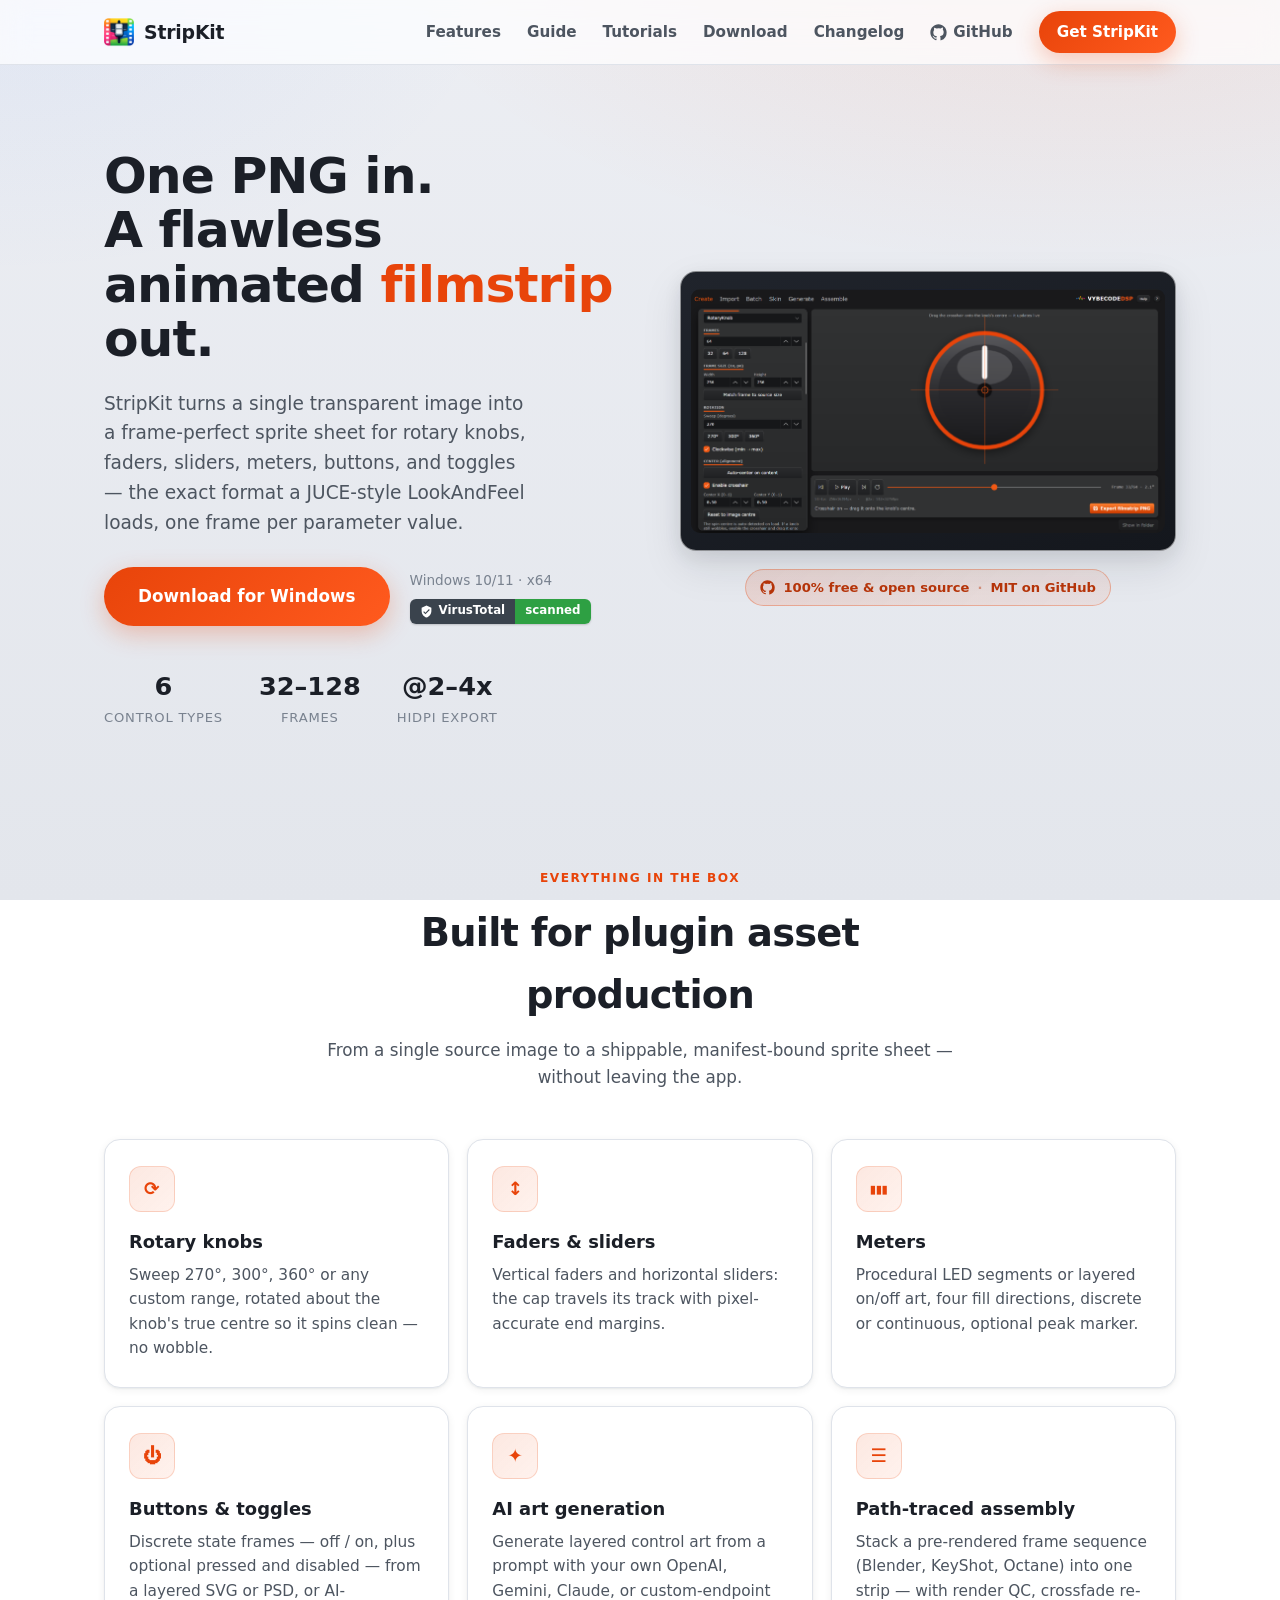
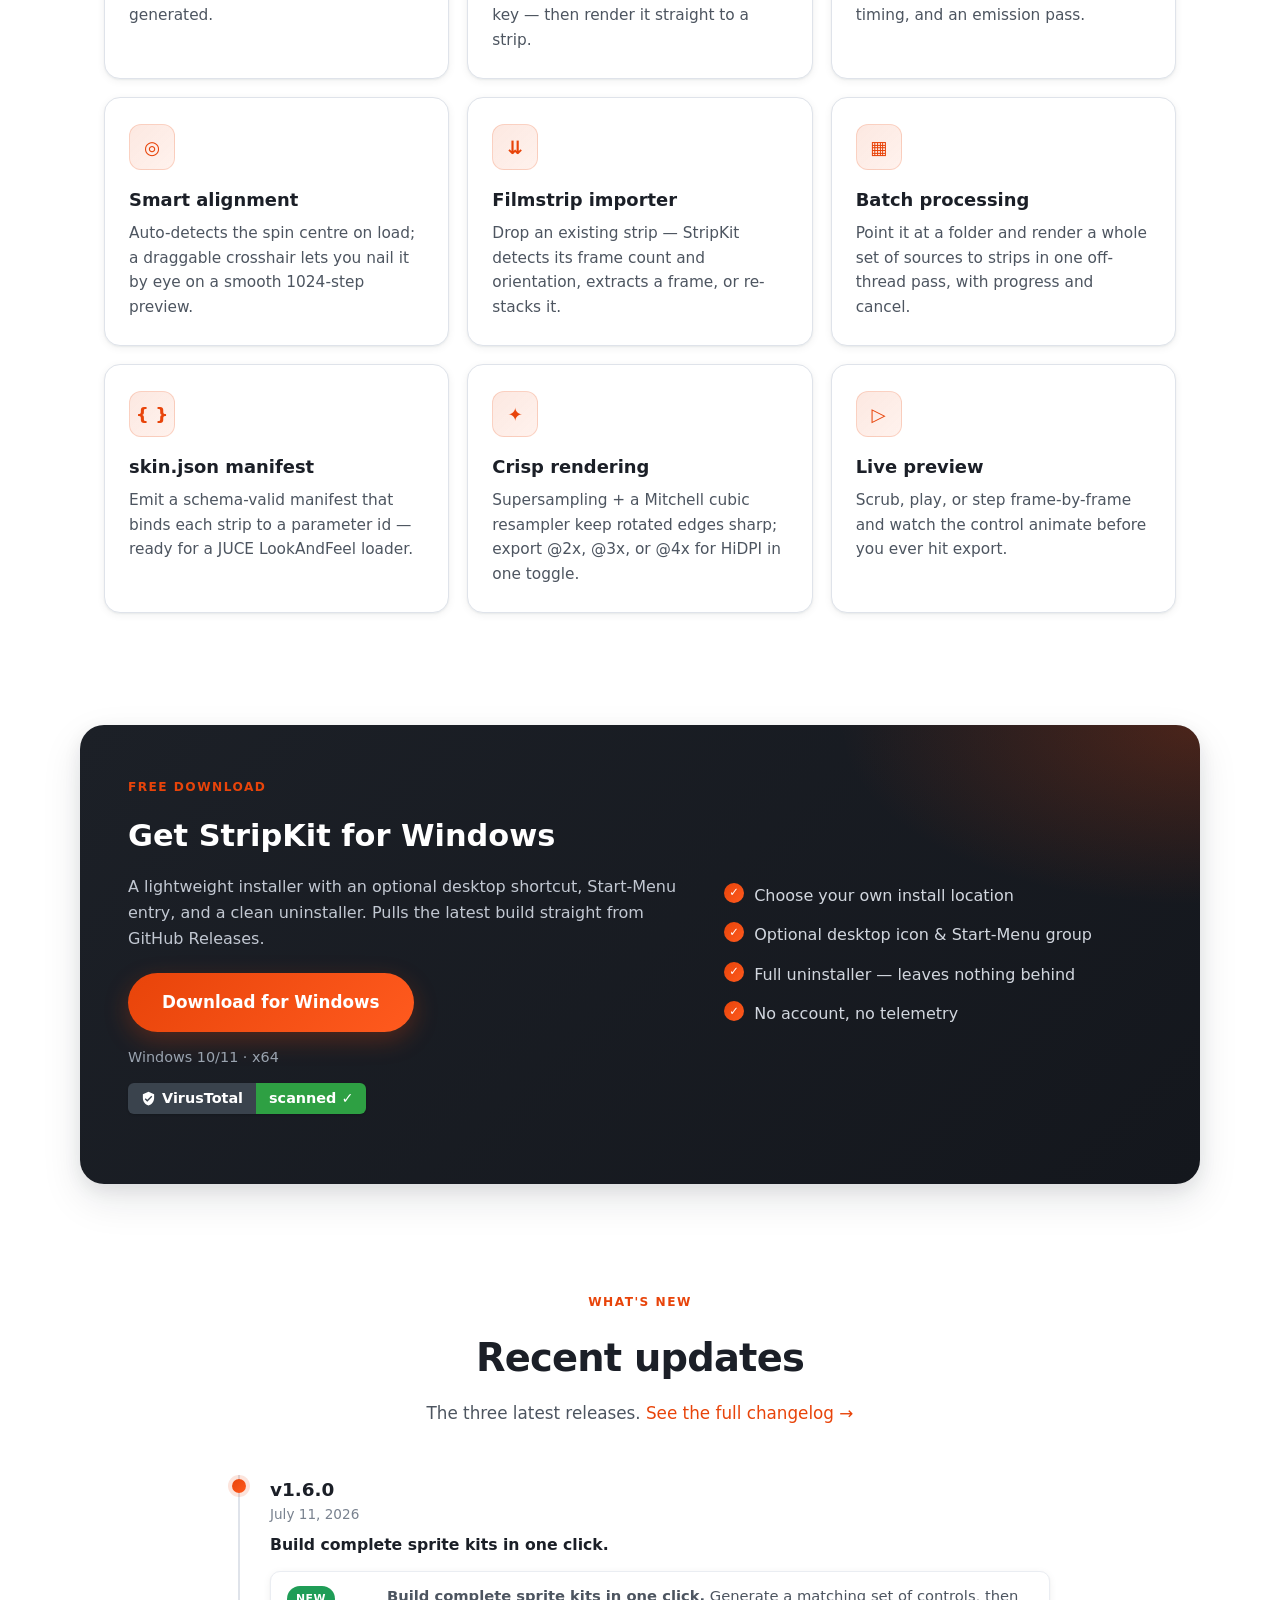
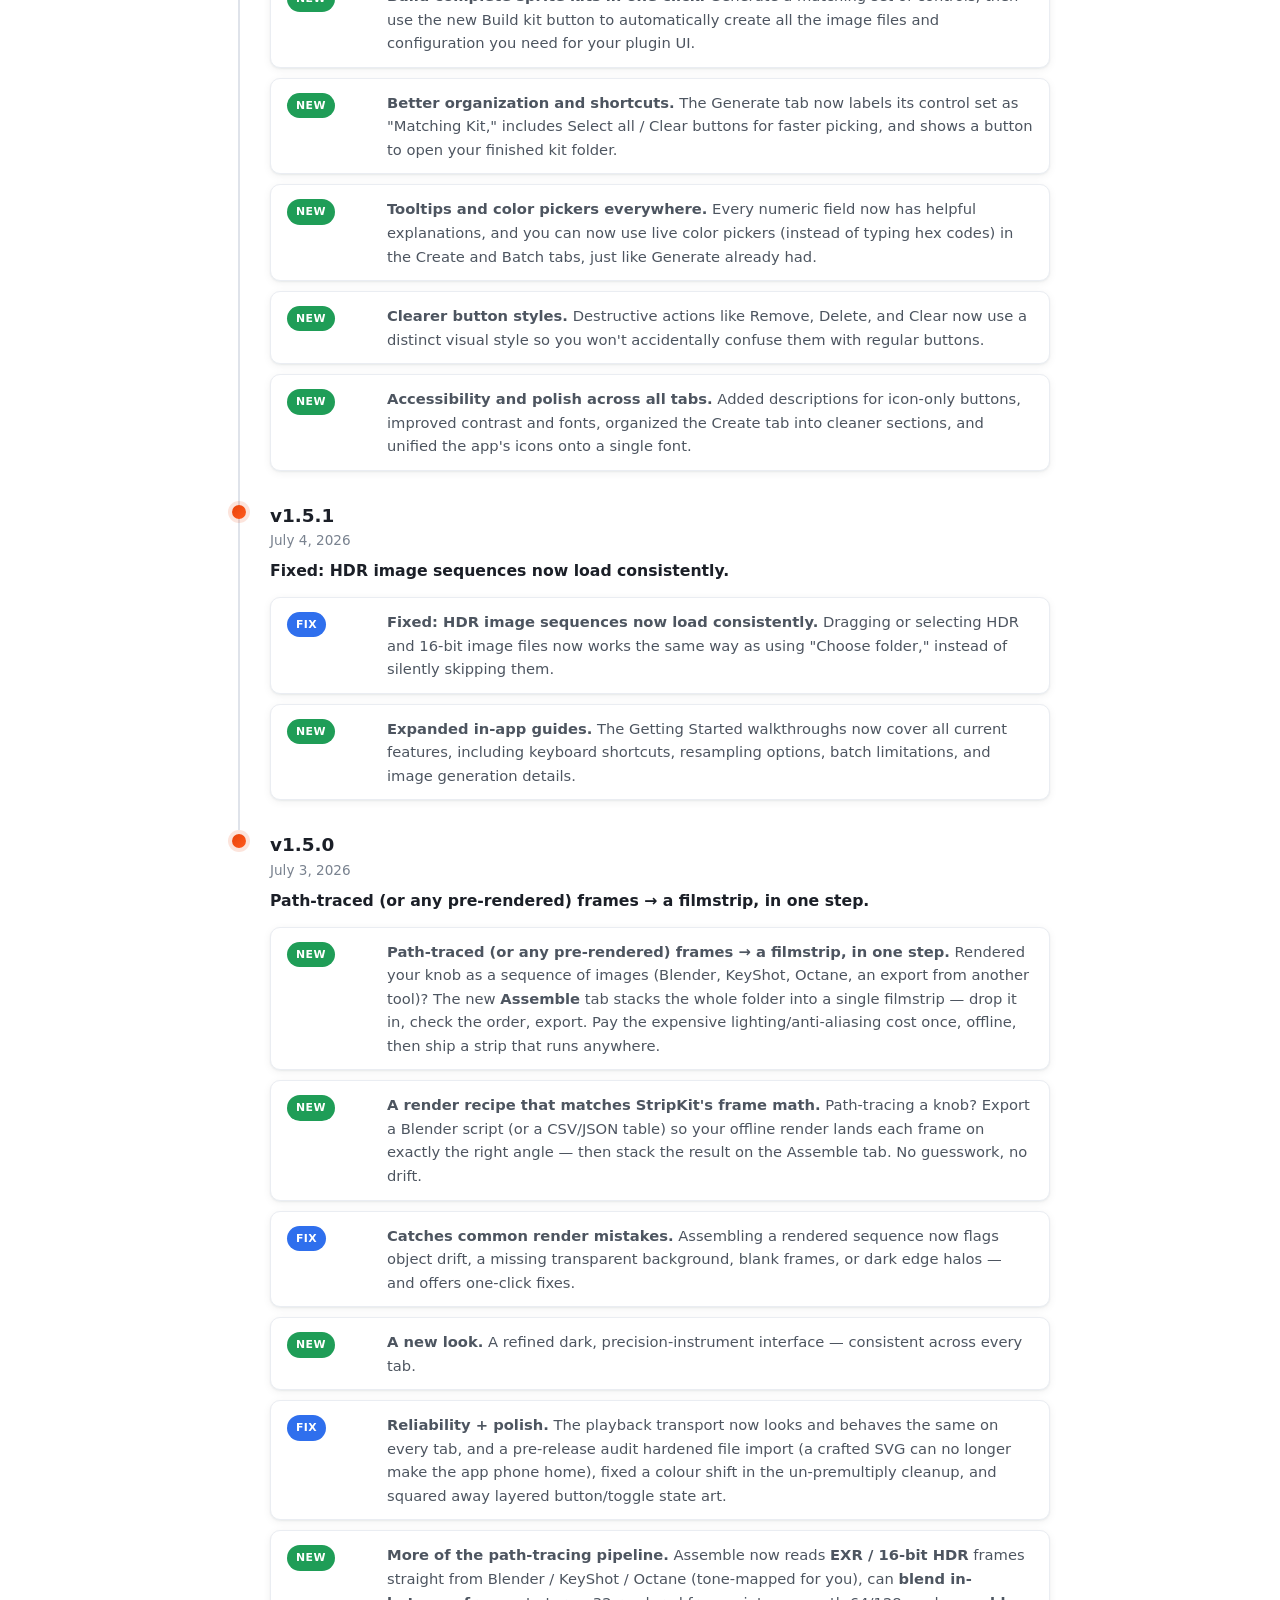
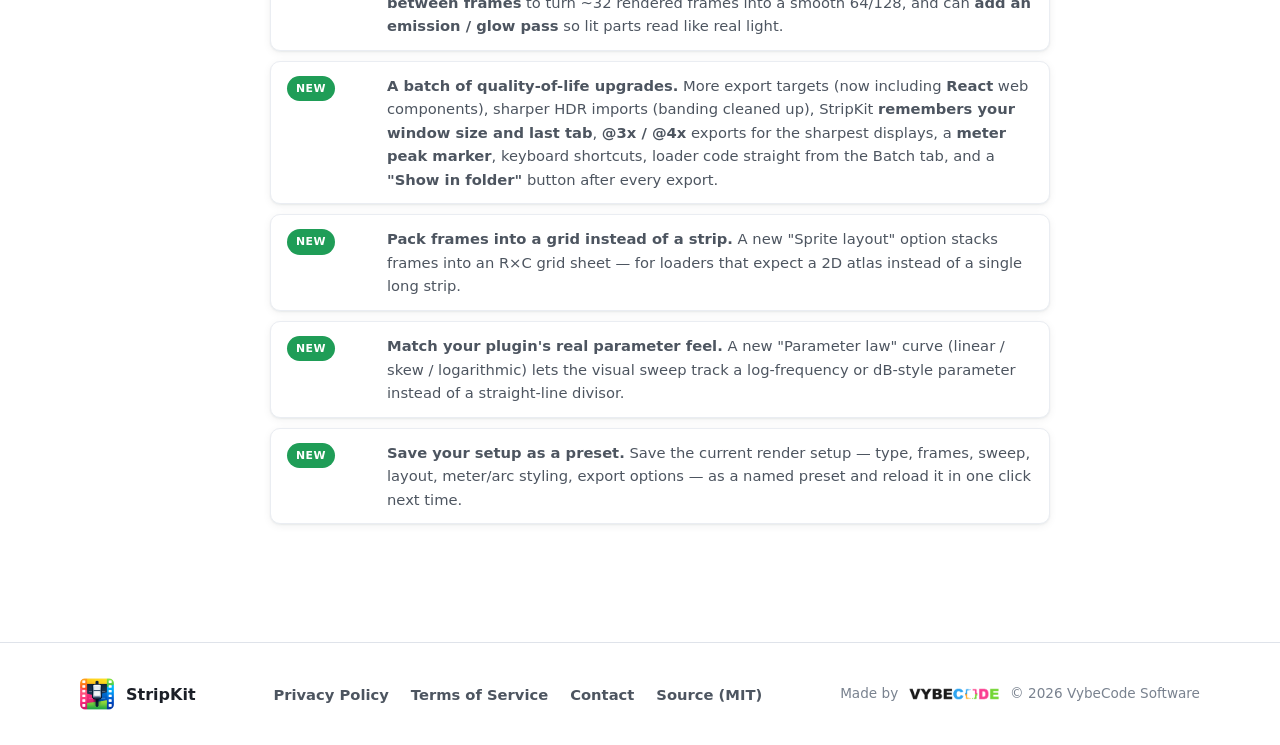
<file: index.html>
<!DOCTYPE html>
<html lang="en">
<head>
  <!-- Google tag (gtag.js) -->
  <script async src="https://www.googletagmanager.com/gtag/js?id=G-KEER17R9TP"></script>
  <script>
    window.dataLayer = window.dataLayer || [];
    function gtag(){dataLayer.push(arguments);}
    gtag('js', new Date());

    gtag('config', 'G-KEER17R9TP');
  </script>
  <meta charset="UTF-8" />
  <meta name="viewport" content="width=device-width, initial-scale=1.0" />
  <title>StripKit — Animated Filmstrip Generator for Audio-Plugin GUIs</title>
  <meta name="description" content="StripKit turns a single transparent PNG into animated filmstrip sprite sheets for audio-plugin knobs, faders, sliders, meters, buttons, and toggles — with smart alignment, AI art generation, path-traced frame assembly, batch processing, and JUCE-ready manifests." />
  <meta name="theme-color" content="#e8440a" />

  <!-- Open Graph -->
  <meta property="og:title" content="StripKit — Animated Filmstrip Generator" />
  <meta property="og:description" content="One PNG in, an animated knob/fader/slider/meter filmstrip out. Built for audio-plugin GUIs." />
  <meta property="og:type" content="website" />
  <meta property="og:url" content="https://stripkit.pro" />
  <meta property="og:image" content="https://stripkit.pro/resources/screenshot.png" />

  <link rel="icon" href="favicon.ico" sizes="any" />
  <link rel="apple-touch-icon" href="resources/stripkit-icon.png" />
  <link rel="preconnect" href="https://api.github.com" />
  <link rel="stylesheet" href="css/style.css" />
</head>
<body>

  <!-- ===== Header ===== -->
  <header class="site-header" id="top">
    <div class="container header-inner">
      <a class="brand" href="#top" aria-label="StripKit home">
        <img src="resources/stripkit-icon.png" alt="" class="brand-mark" />
        <span class="brand-name">StripKit</span>
      </a>
      <nav class="nav" aria-label="Primary">
        <a href="#features">Features</a>
        <a href="getting-started.html">Guide</a>
        <a href="tutorials.html">Tutorials</a>
        <a href="#download">Download</a>
        <a href="#changelog">Changelog</a>
        <a class="nav-gh" href="https://github.com/Vybecode-LTD/stripkit" target="_blank" rel="noopener" aria-label="StripKit on GitHub"><svg viewBox="0 0 24 24" aria-hidden="true"><path d="M12 .5C5.7.5.5 5.7.5 12c0 5.1 3.3 9.4 7.9 10.9.6.1.8-.2.8-.5v-1.8c-3.2.7-3.9-1.5-3.9-1.5-.5-1.3-1.3-1.7-1.3-1.7-1-.7.1-.7.1-.7 1.2.1 1.8 1.2 1.8 1.2 1 1.8 2.7 1.3 3.4 1 .1-.8.4-1.3.7-1.6-2.6-.3-5.3-1.3-5.3-5.8 0-1.3.5-2.3 1.2-3.1-.1-.3-.5-1.5.1-3.1 0 0 1-.3 3.3 1.2a11.5 11.5 0 0 1 6 0C17 4.7 18 5 18 5c.6 1.6.2 2.8.1 3.1.8.8 1.2 1.8 1.2 3.1 0 4.5-2.7 5.5-5.3 5.8.4.4.8 1.1.8 2.3v3.3c0 .3.2.7.8.5A11.5 11.5 0 0 0 23.5 12C23.5 5.7 18.3.5 12 .5z"/></svg>GitHub</a>
        <a class="btn btn-sm" id="nav-download-btn" href="#download">Get StripKit</a>
      </nav>
    </div>
  </header>

  <!-- ===== Hero ===== -->
  <section class="hero">
    <div class="container hero-grid">
      <div class="hero-copy">
        <h1>One PNG in.<br />A flawless animated <span class="accent">filmstrip</span> out.</h1>
        <p class="lede">
          StripKit turns a single transparent image into a frame-perfect sprite sheet for
          rotary knobs, faders, sliders, meters, buttons, and toggles — the exact format a
          JUCE-style LookAndFeel loads, one frame per parameter value.
        </p>
        <div class="hero-cta">
          <a class="btn btn-lg" id="download-btn" href="#download">Download for Windows</a>
          <div class="cta-meta">
            <span id="download-version">Windows 10/11 · x64</span>
            <a href="#" id="vt-link" class="vt-shield" target="_blank" rel="noopener" aria-label="Scanned with VirusTotal"><span class="vt-shield-l"><svg viewBox="0 0 24 24" aria-hidden="true"><path d="M12 1L3 5v6c0 5.55 3.84 10.74 9 12 5.16-1.26 9-6.45 9-12V5l-9-4zm-2 16l-4-4 1.41-1.41L10 14.17l6.59-6.59L18 9l-8 8z"/></svg>VirusTotal</span><span class="vt-shield-r">scanned</span></a>
          </div>
        </div>
        <ul class="hero-stats">
          <li><span class="stat-value">6</span><span class="stat-label">control types</span></li>
          <li><span class="stat-value">32–128</span><span class="stat-label">frames</span></li>
          <li><span class="stat-value">@2–4x</span><span class="stat-label">HiDPI export</span></li>
        </ul>
      </div>
      <div class="hero-shot">
        <div class="shot-frame">
          <img src="resources/screenshot.png" alt="The StripKit application window"
               onerror="this.closest('.shot-frame').classList.add('shot-pending')" />
          <div class="shot-placeholder">App preview</div>
        </div>
        <a class="oss-badge" href="https://github.com/Vybecode-LTD/stripkit" target="_blank" rel="noopener">
          <svg viewBox="0 0 24 24" aria-hidden="true"><path d="M12 .5C5.7.5.5 5.7.5 12c0 5.1 3.3 9.4 7.9 10.9.6.1.8-.2.8-.5v-1.8c-3.2.7-3.9-1.5-3.9-1.5-.5-1.3-1.3-1.7-1.3-1.7-1-.7.1-.7.1-.7 1.2.1 1.8 1.2 1.8 1.2 1 1.8 2.7 1.3 3.4 1 .1-.8.4-1.3.7-1.6-2.6-.3-5.3-1.3-5.3-5.8 0-1.3.5-2.3 1.2-3.1-.1-.3-.5-1.5.1-3.1 0 0 1-.3 3.3 1.2a11.5 11.5 0 0 1 6 0C17 4.7 18 5 18 5c.6 1.6.2 2.8.1 3.1.8.8 1.2 1.8 1.2 3.1 0 4.5-2.7 5.5-5.3 5.8.4.4.8 1.1.8 2.3v3.3c0 .3.2.7.8.5A11.5 11.5 0 0 0 23.5 12C23.5 5.7 18.3.5 12 .5z"/></svg>
          100% free &amp; open source <span class="oss-sep">·</span> MIT on GitHub
        </a>
      </div>
    </div>
  </section>

  <!-- ===== Features ===== -->
  <section class="features" id="features">
    <div class="container">
      <header class="section-head">
        <span class="eyebrow">Everything in the box</span>
        <h2>Built for plugin asset production</h2>
        <p>From a single source image to a shippable, manifest-bound sprite sheet — without leaving the app.</p>
      </header>

      <div class="feature-grid">
        <article class="feature-card">
          <div class="feature-icon">⟳</div>
          <h3>Rotary knobs</h3>
          <p>Sweep 270°, 300°, 360° or any custom range, rotated about the knob's true centre so it spins clean — no wobble.</p>
        </article>
        <article class="feature-card">
          <div class="feature-icon">↕</div>
          <h3>Faders &amp; sliders</h3>
          <p>Vertical faders and horizontal sliders: the cap travels its track with pixel-accurate end margins.</p>
        </article>
        <article class="feature-card">
          <div class="feature-icon feature-icon--bars">▮▮▮</div>
          <h3>Meters</h3>
          <p>Procedural LED segments or layered on/off art, four fill directions, discrete or continuous, optional peak marker.</p>
        </article>
        <article class="feature-card">
          <div class="feature-icon">⏻</div>
          <h3>Buttons &amp; toggles</h3>
          <p>Discrete state frames — off / on, plus optional pressed and disabled — from a layered SVG or PSD, or AI-generated.</p>
        </article>
        <article class="feature-card">
          <div class="feature-icon">✦</div>
          <h3>AI art generation</h3>
          <p>Generate layered control art from a prompt with your own OpenAI, Gemini, Claude, or custom-endpoint key — then render it straight to a strip.</p>
        </article>
        <article class="feature-card">
          <div class="feature-icon">☰</div>
          <h3>Path-traced assembly</h3>
          <p>Stack a pre-rendered frame sequence (Blender, KeyShot, Octane) into one strip — with render QC, crossfade re-timing, and an emission pass.</p>
        </article>
        <article class="feature-card">
          <div class="feature-icon">◎</div>
          <h3>Smart alignment</h3>
          <p>Auto-detects the spin centre on load; a draggable crosshair lets you nail it by eye on a smooth 1024-step preview.</p>
        </article>
        <article class="feature-card">
          <div class="feature-icon">⇊</div>
          <h3>Filmstrip importer</h3>
          <p>Drop an existing strip — StripKit detects its frame count and orientation, extracts a frame, or re-stacks it.</p>
        </article>
        <article class="feature-card">
          <div class="feature-icon">▦</div>
          <h3>Batch processing</h3>
          <p>Point it at a folder and render a whole set of sources to strips in one off-thread pass, with progress and cancel.</p>
        </article>
        <article class="feature-card">
          <div class="feature-icon">{ }</div>
          <h3>skin.json manifest</h3>
          <p>Emit a schema-valid manifest that binds each strip to a parameter id — ready for a JUCE LookAndFeel loader.</p>
        </article>
        <article class="feature-card">
          <div class="feature-icon">✦</div>
          <h3>Crisp rendering</h3>
          <p>Supersampling + a Mitchell cubic resampler keep rotated edges sharp; export @2x, @3x, or @4x for HiDPI in one toggle.</p>
        </article>
        <article class="feature-card">
          <div class="feature-icon">▷</div>
          <h3>Live preview</h3>
          <p>Scrub, play, or step frame-by-frame and watch the control animate before you ever hit export.</p>
        </article>
      </div>
    </div>
  </section>

  <!-- ===== Download ===== -->
  <section class="download" id="download">
    <div class="container download-card">
      <div class="download-copy">
        <span class="eyebrow">Free download</span>
        <h2>Get StripKit for Windows</h2>
        <p>A lightweight installer with an optional desktop shortcut, Start-Menu entry, and a clean uninstaller. Pulls the latest build straight from GitHub Releases.</p>
        <a class="btn btn-lg" id="download-btn-2" href="#">Download for Windows</a>
        <p class="download-sub"><span id="download-version-2">Windows 10/11 · x64</span></p>
        <p class="download-vt">
          <a href="#" id="vt-link-2" class="vt-shield vt-shield-lg" target="_blank" rel="noopener" aria-label="Scanned with VirusTotal">
            <span class="vt-shield-l"><svg viewBox="0 0 24 24" aria-hidden="true"><path d="M12 1L3 5v6c0 5.55 3.84 10.74 9 12 5.16-1.26 9-6.45 9-12V5l-9-4zm-2 16l-4-4 1.41-1.41L10 14.17l6.59-6.59L18 9l-8 8z"/></svg>VirusTotal</span><span class="vt-shield-r">scanned&nbsp;✓</span>
          </a>
        </p>
      </div>
      <ul class="download-points">
        <li>Choose your own install location</li>
        <li>Optional desktop icon &amp; Start-Menu group</li>
        <li>Full uninstaller — leaves nothing behind</li>
        <li>No account, no telemetry</li>
      </ul>
    </div>
  </section>

  <!-- ===== Changelog ===== -->
  <section class="changelog" id="changelog">
    <div class="container">
      <header class="section-head">
        <span class="eyebrow">What's new</span>
        <h2>Recent updates</h2>
        <p>The three latest releases. <a href="changelog.html">See the full changelog →</a></p>
      </header>
      <div class="update-timeline" id="changelog-timeline">
        <p class="muted">Loading the latest changes…</p>
      </div>
    </div>
  </section>

  <!-- ===== Footer ===== -->
  <footer class="site-footer">
    <div class="container footer-inner">
      <div class="footer-brand">
        <img src="resources/stripkit-icon.png" alt="" class="footer-mark" />
        <div>
          <div class="footer-name">StripKit</div>
        </div>
      </div>
      <nav class="footer-links" aria-label="Footer">
        <a href="privacy.html">Privacy Policy</a>
        <a href="terms.html">Terms of Service</a>
        <a href="contact.html">Contact</a>
        <a href="https://github.com/Vybecode-LTD/stripkit" target="_blank" rel="noopener">Source (MIT)</a>
      </nav>
      <div class="footer-maker">
        <span>Made by</span>
        <a href="https://vybeco.de" target="_blank" rel="noopener" class="maker-link">
          <img src="resources/vybeco-logo.png" alt="VybeCode" class="maker-logo" />
        </a>
        <span class="footer-copy">© <span id="year">2026</span> VybeCode Software</span>
      </div>
    </div>
  </footer>

  <script src="js/download.js" defer></script>
  <script src="js/changelog.js" defer></script>
  <script src="js/main.js" defer></script>
</body>
</html>
</file>
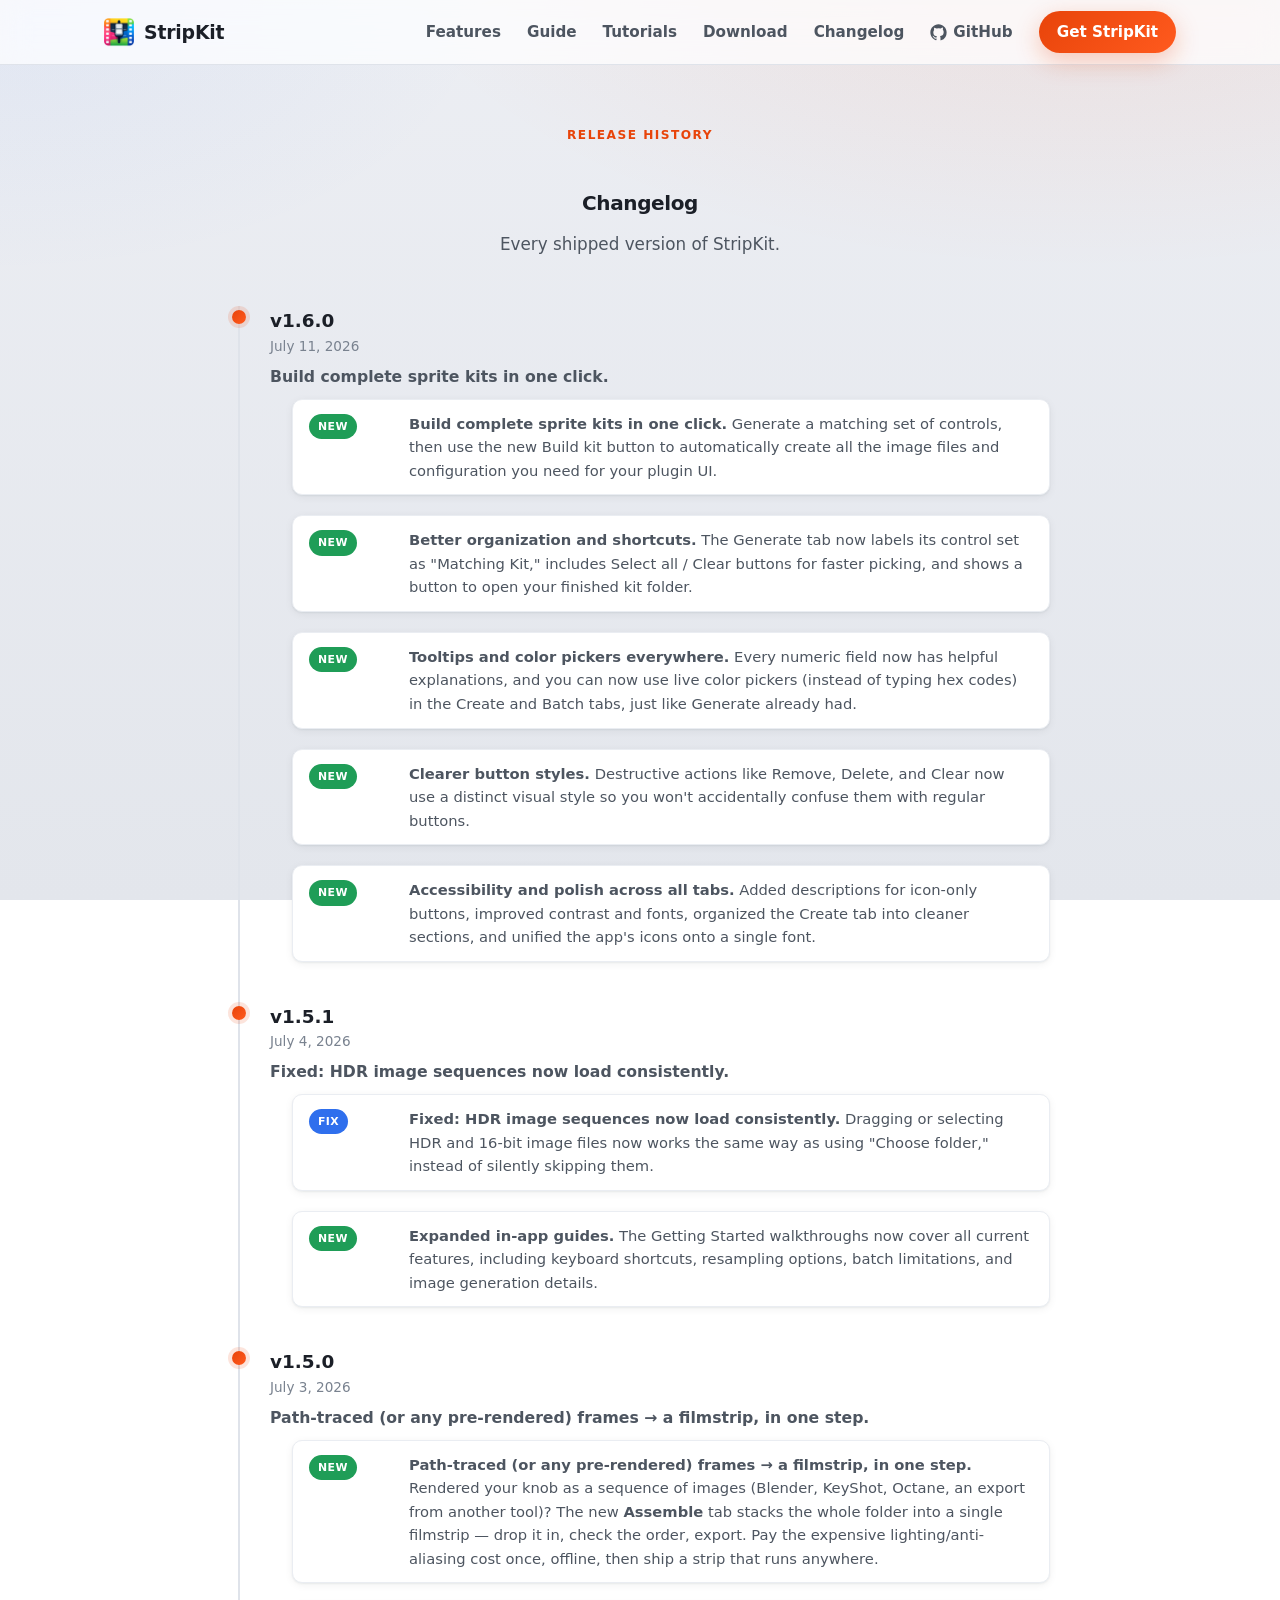
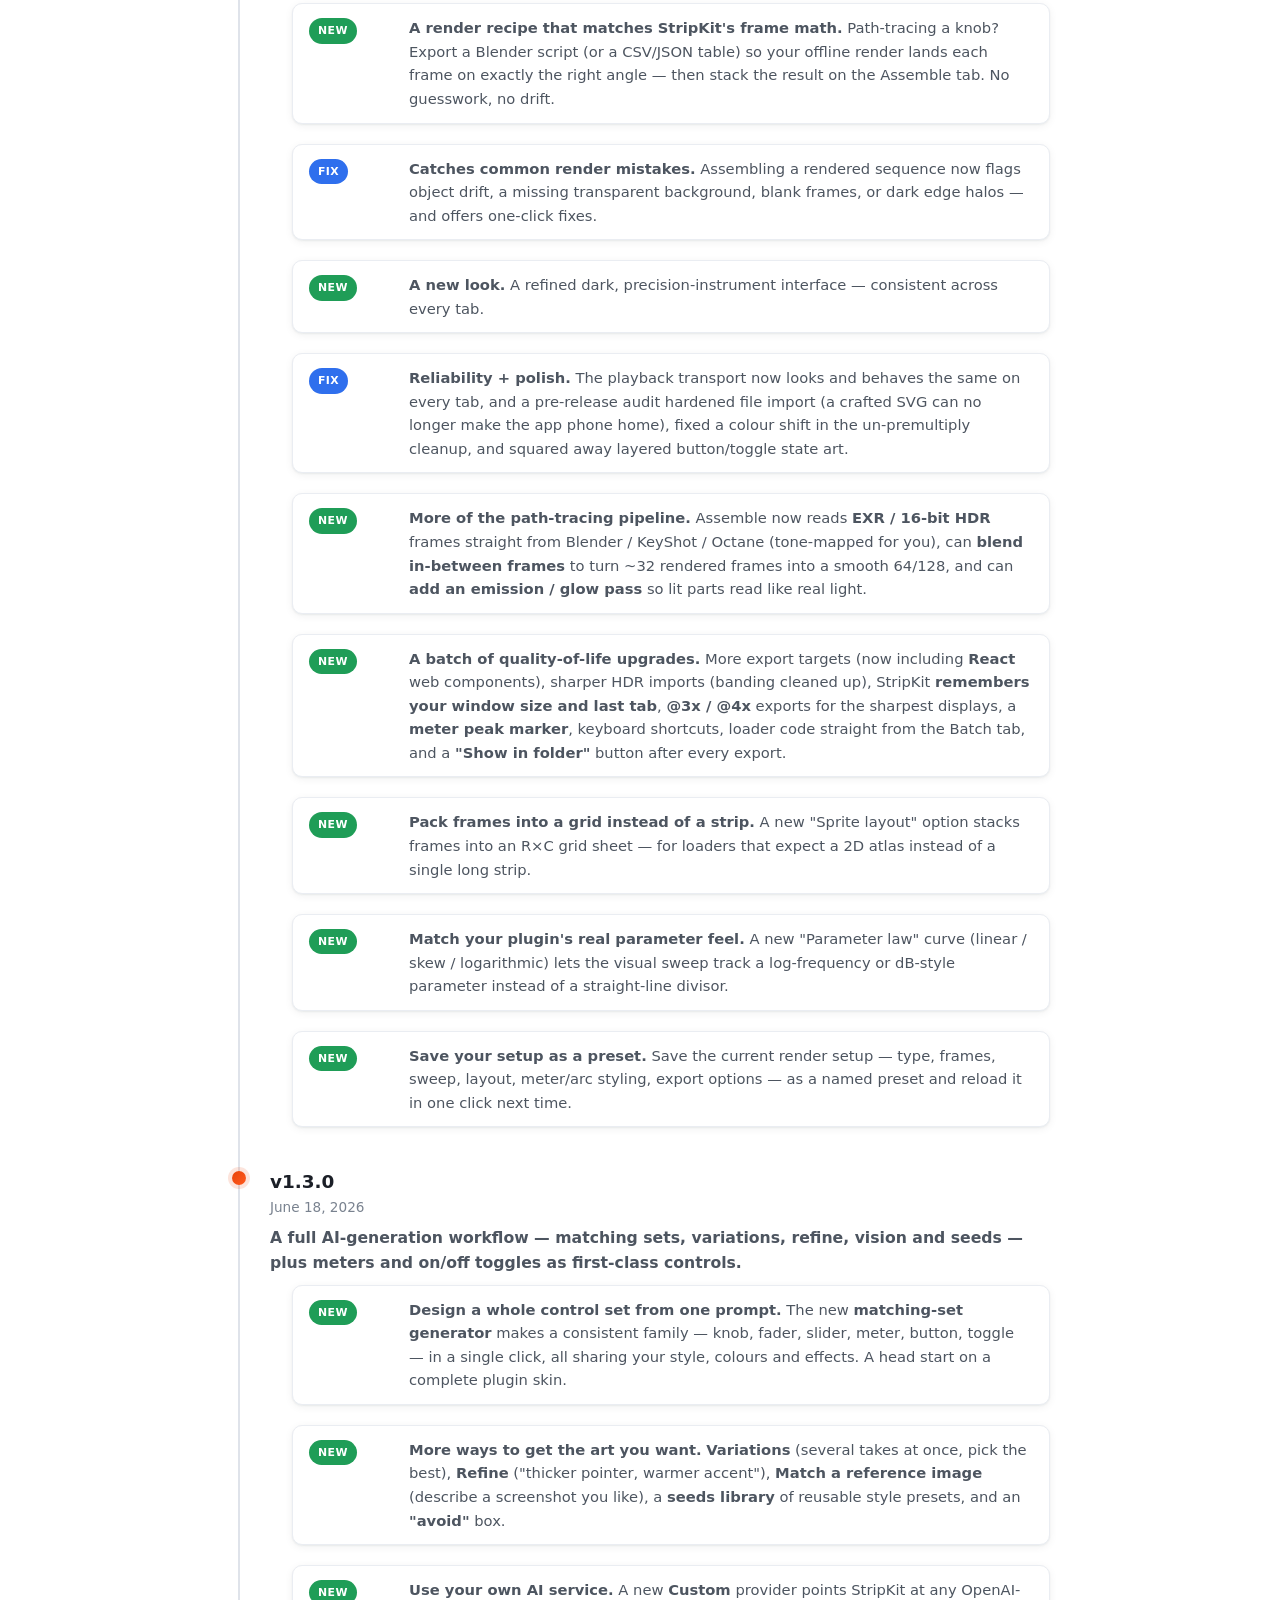
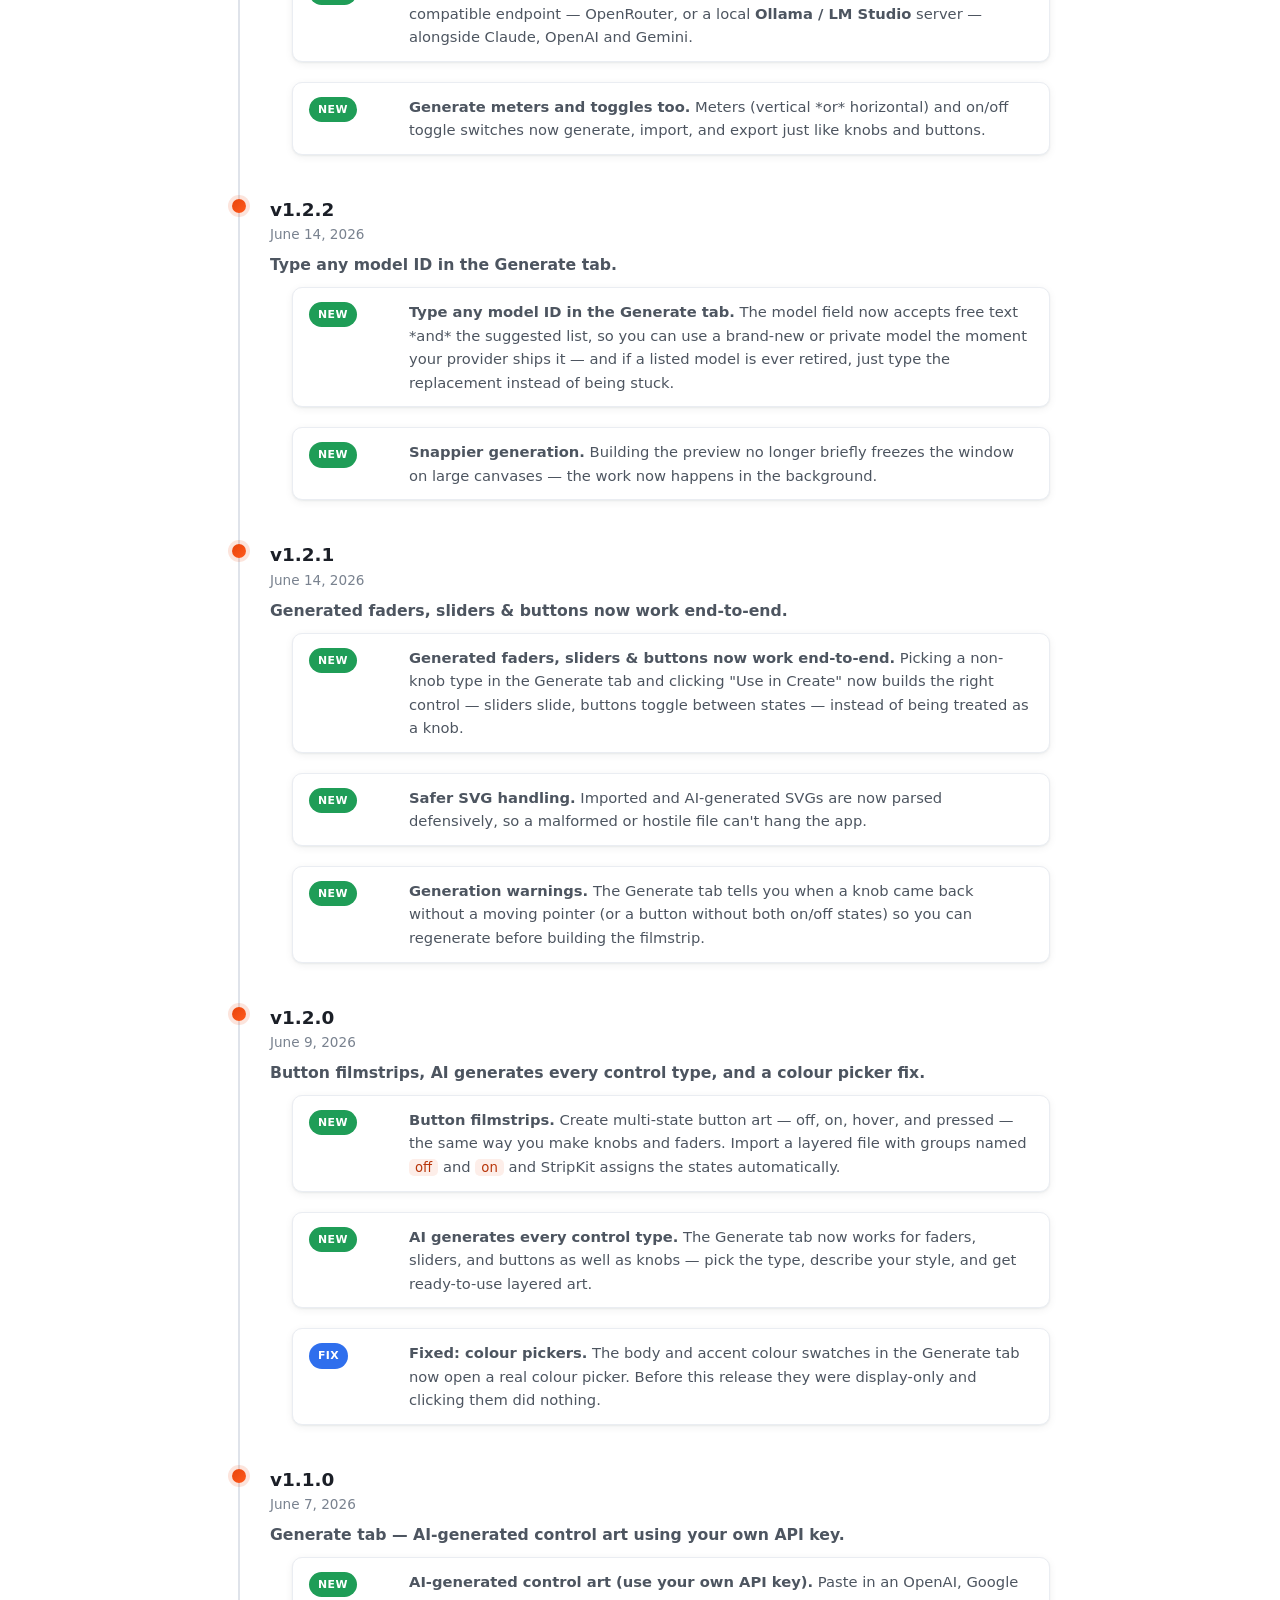
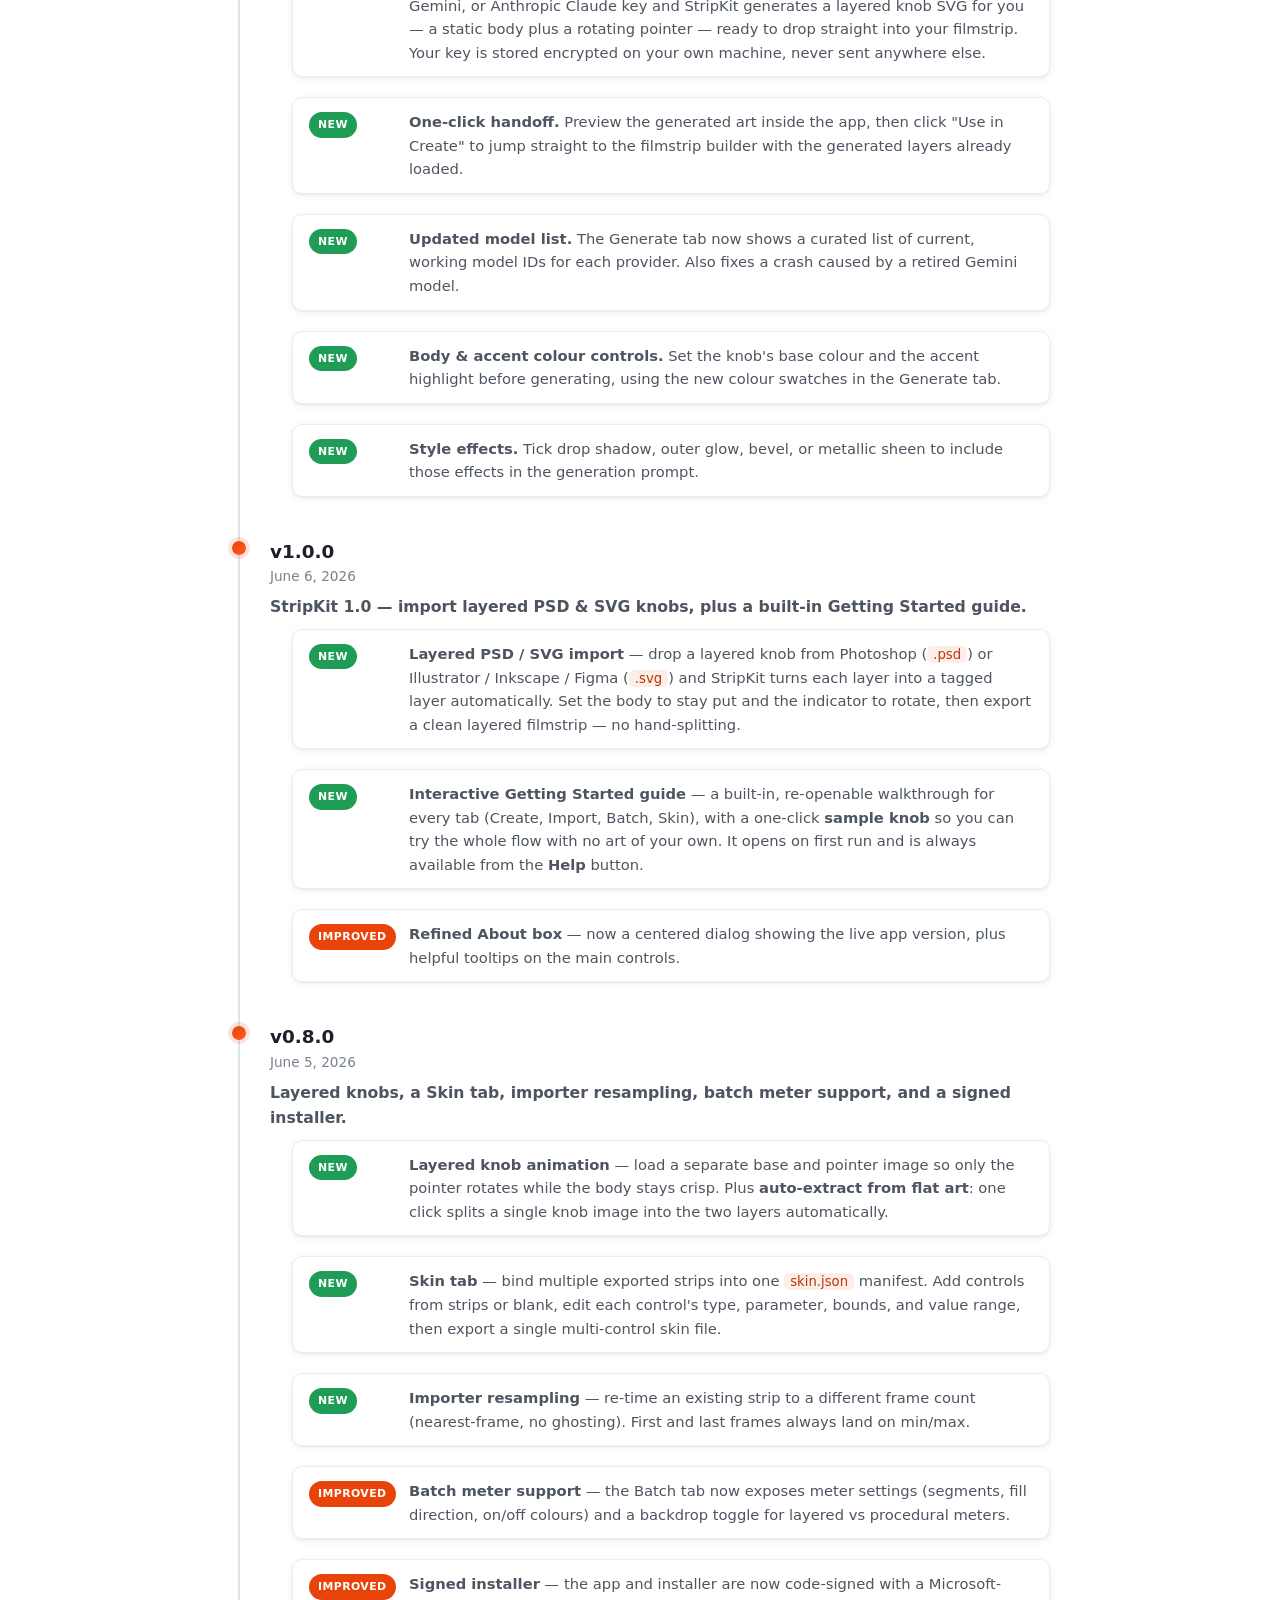
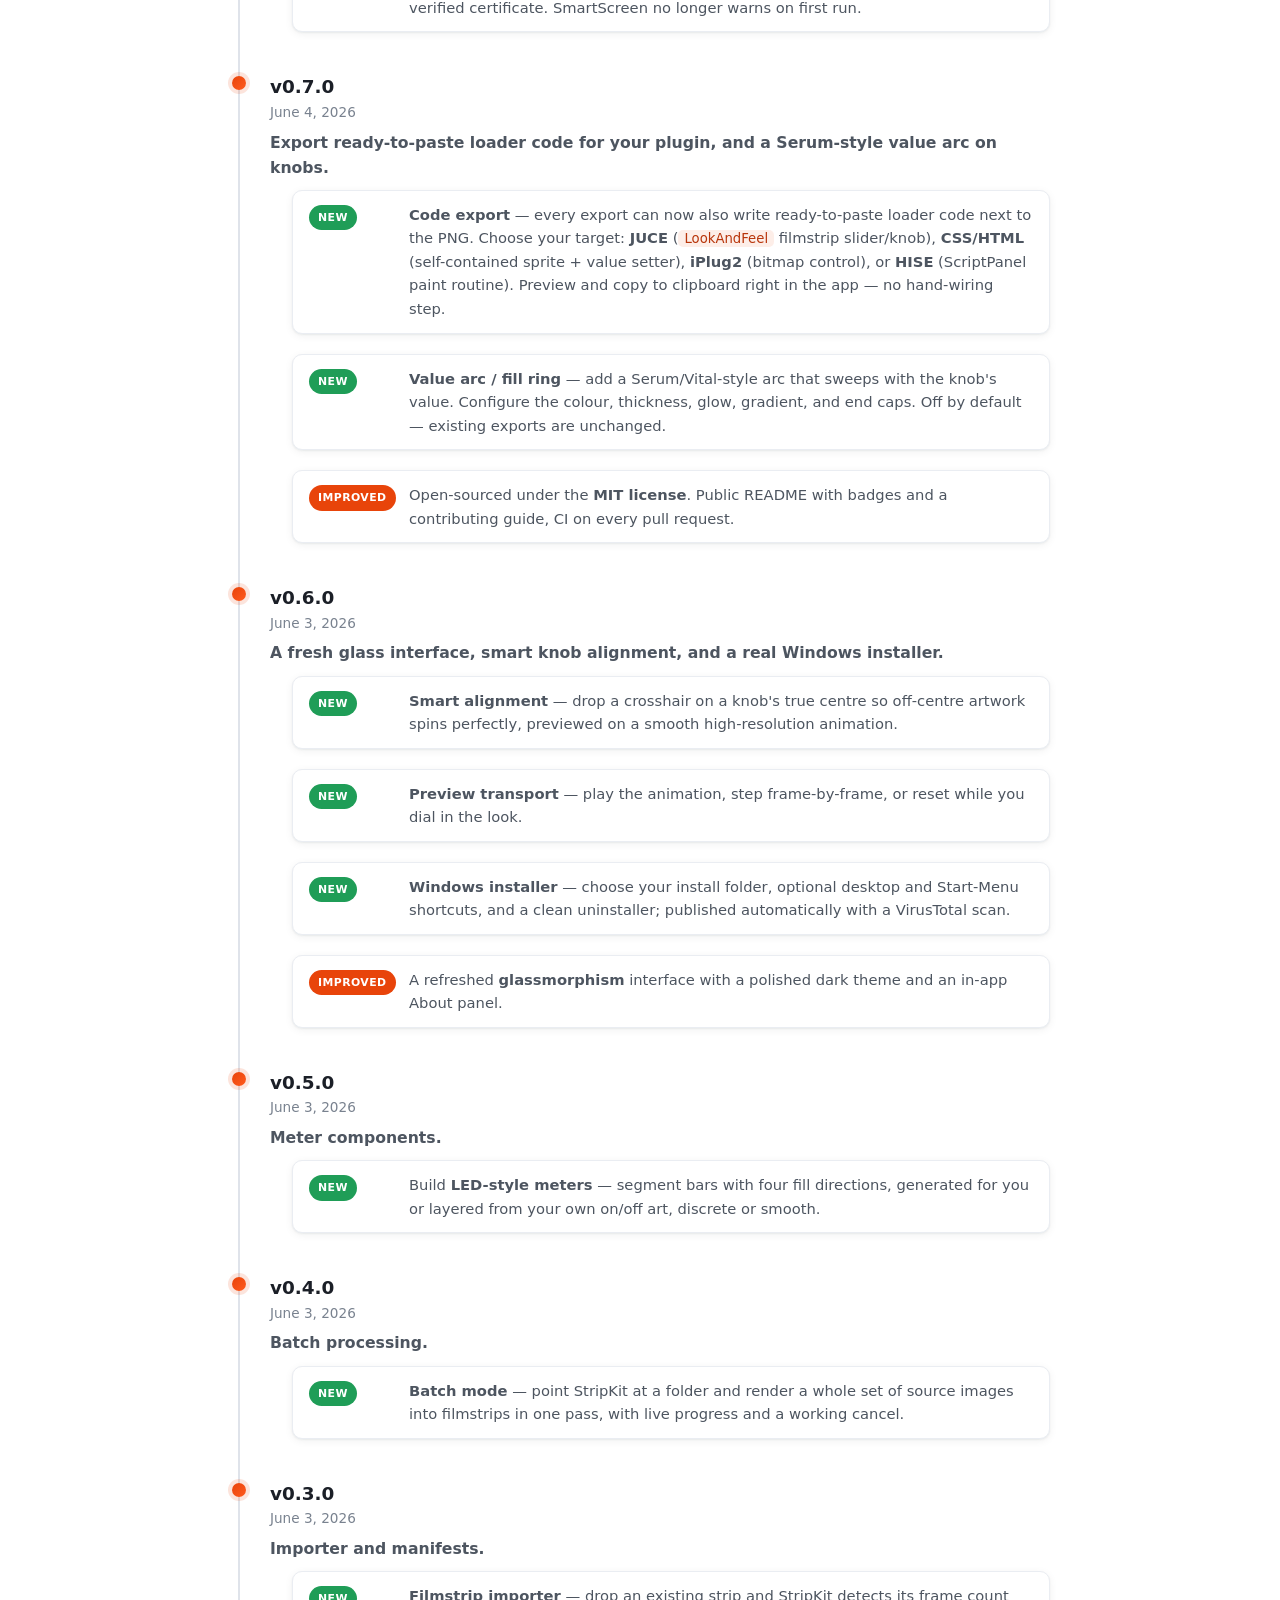
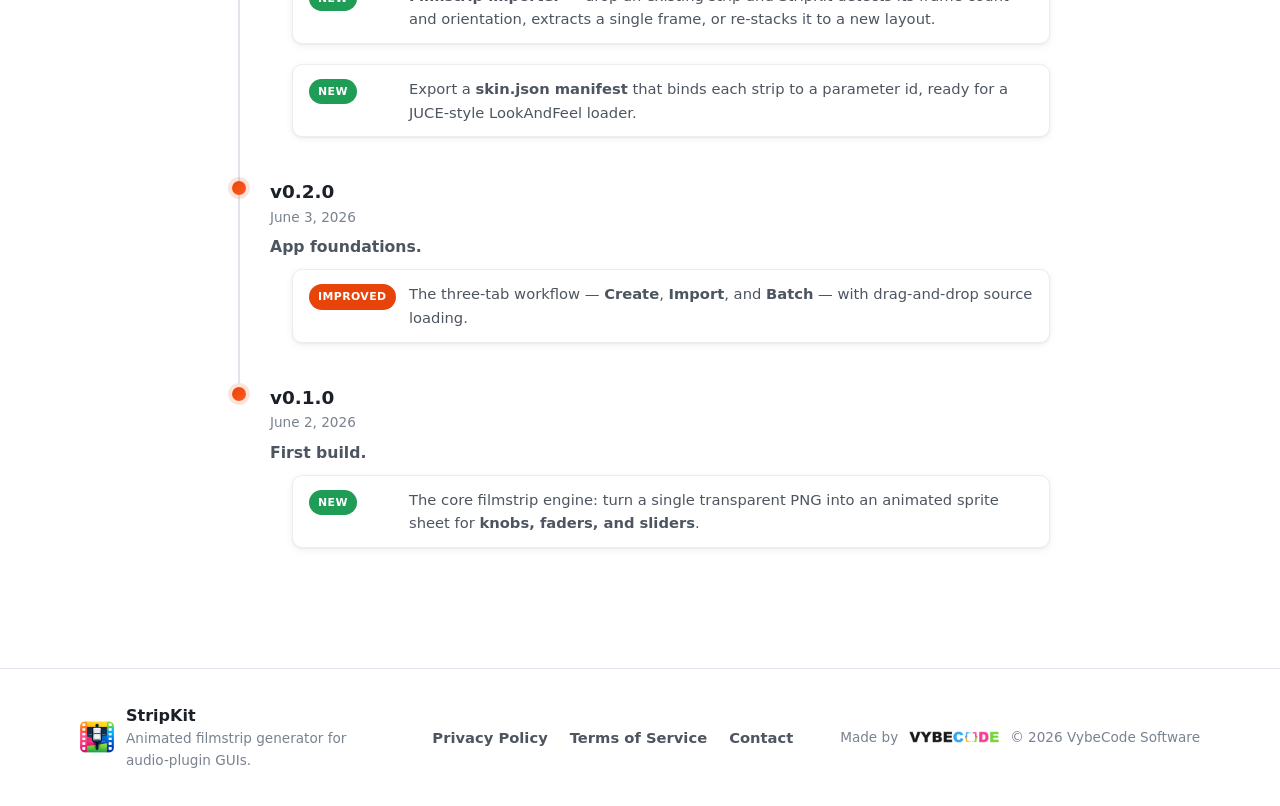
<file: changelog.html>
<!DOCTYPE html>
<html lang="en">
<head>
  <!-- Google tag (gtag.js) -->
  <script async src="https://www.googletagmanager.com/gtag/js?id=G-KEER17R9TP"></script>
  <script>
    window.dataLayer = window.dataLayer || [];
    function gtag(){dataLayer.push(arguments);}
    gtag('js', new Date());

    gtag('config', 'G-KEER17R9TP');
  </script>
  <meta charset="UTF-8" />
  <meta name="viewport" content="width=device-width, initial-scale=1.0" />
  <title>Changelog — StripKit</title>
  <meta name="description" content="Full release history for StripKit." />
  <link rel="icon" href="favicon.ico" sizes="any" />
  <link rel="stylesheet" href="css/style.css" />
</head>
<body>
  <header class="site-header" id="top">
    <div class="container header-inner">
      <a class="brand" href="index.html" aria-label="StripKit home">
        <img src="resources/stripkit-icon.png" alt="" class="brand-mark" />
        <span class="brand-name">StripKit</span>
      </a>
      <nav class="nav" aria-label="Primary">
        <a href="index.html#features">Features</a>
        <a href="getting-started.html">Guide</a>
        <a href="tutorials.html">Tutorials</a>
        <a href="index.html#download">Download</a>
        <a href="changelog.html">Changelog</a>
        <a class="nav-gh" href="https://github.com/Vybecode-LTD/stripkit" target="_blank" rel="noopener"
           aria-label="StripKit on GitHub">
          <svg viewBox="0 0 24 24" aria-hidden="true"><path d="M12 .5C5.7.5.5 5.7.5 12c0 5.1 3.3 9.4 7.9 10.9.6.1.8-.2.8-.5v-1.8c-3.2.7-3.9-1.5-3.9-1.5-.5-1.3-1.3-1.7-1.3-1.7-1-.7.1-.7.1-.7 1.2.1 1.8 1.2 1.8 1.2 1 1.8 2.7 1.3 3.4 1 .1-.8.4-1.3.7-1.6-2.6-.3-5.3-1.3-5.3-5.8 0-1.3.5-2.3 1.2-3.1-.1-.3-.5-1.5.1-3.1 0 0 1-.3 3.3 1.2a11.5 11.5 0 0 1 6 0C17 4.7 18 5 18 5c.6 1.6.2 2.8.1 3.1.8.8 1.2 1.8 1.2 3.1 0 4.5-2.7 5.5-5.3 5.8.4.4.8 1.1.8 2.3v3.3c0 .3.2.7.8.5A11.5 11.5 0 0 0 23.5 12C23.5 5.7 18.3.5 12 .5z"/></svg>
          GitHub
        </a>
        <a class="btn btn-sm" href="index.html#download">Get StripKit</a>
      </nav>
    </div>
  </header>

  <main class="page">
    <div class="container">
      <header class="section-head">
        <span class="eyebrow">Release history</span>
        <h2>Changelog</h2>
        <p>Every shipped version of StripKit.</p>
      </header>
      <div class="update-timeline" id="changelog-full">
        <p class="muted">Loading…</p>
      </div>
    </div>
  </main>

  <footer class="site-footer">
    <div class="container footer-inner">
      <div class="footer-brand">
        <img src="resources/stripkit-icon.png" alt="" class="footer-mark" />
        <div>
          <div class="footer-name">StripKit</div>
          <div class="footer-tag">Animated filmstrip generator for audio-plugin GUIs.</div>
        </div>
      </div>
      <nav class="footer-links" aria-label="Footer">
        <a href="privacy.html">Privacy Policy</a>
        <a href="terms.html">Terms of Service</a>
        <a href="contact.html">Contact</a>
      </nav>
      <div class="footer-maker">
        <span>Made by</span>
        <a href="https://vybeco.de" target="_blank" rel="noopener" class="maker-link">
          <img src="resources/vybeco-logo.png" alt="VybeCode" class="maker-logo" />
        </a>
        <span class="footer-copy">© <span id="year">2026</span> VybeCode Software</span>
      </div>
    </div>
  </footer>

  <script src="js/changelog.js" defer></script>
  <script src="js/main.js" defer></script>
</body>
</html>
</file>
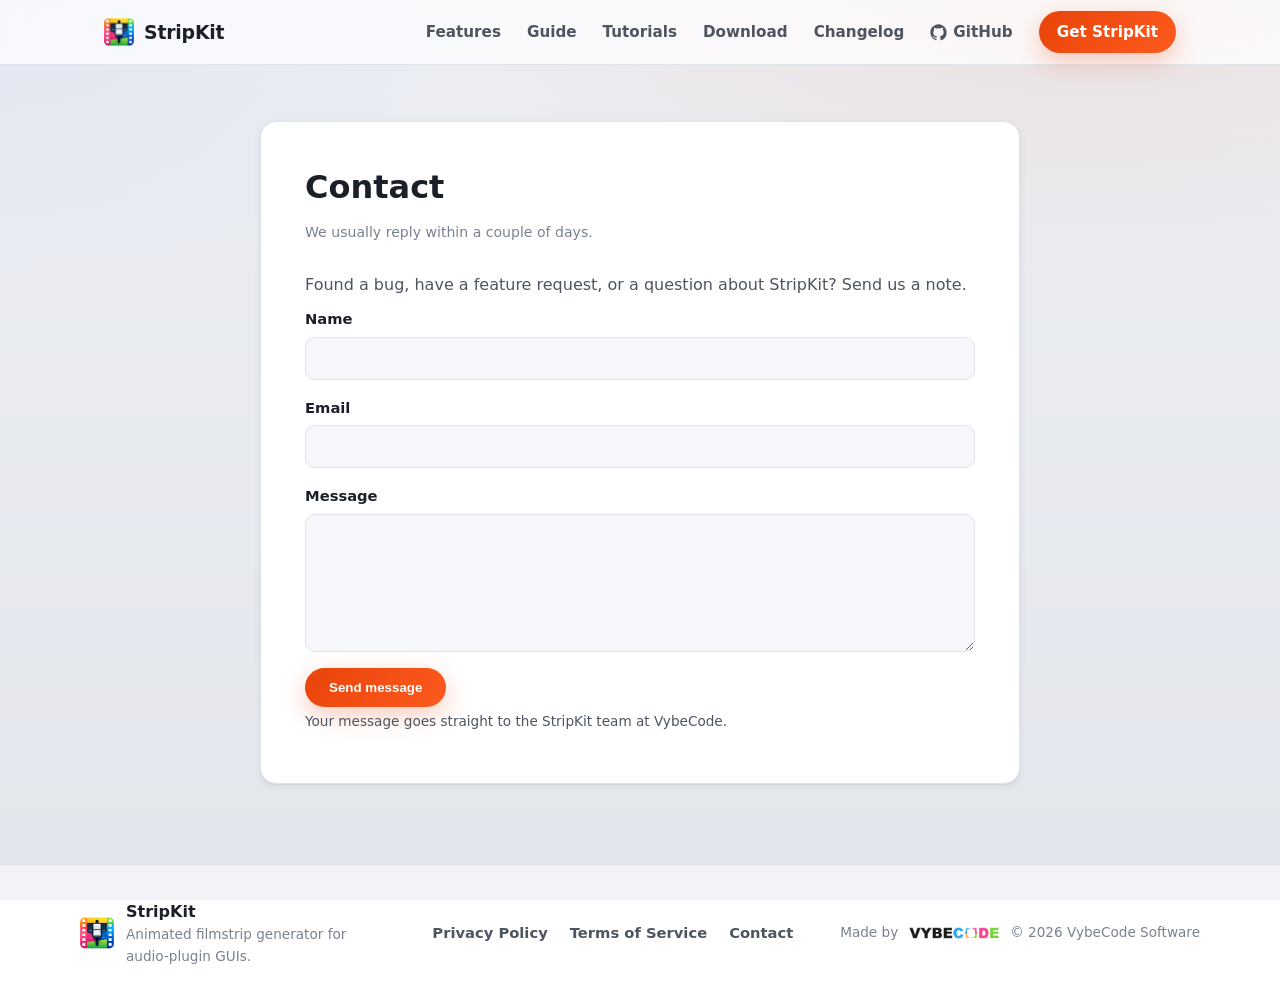
<file: contact.html>
<!DOCTYPE html>
<html lang="en">
<head>
  <!-- Google tag (gtag.js) -->
  <script async src="https://www.googletagmanager.com/gtag/js?id=G-KEER17R9TP"></script>
  <script>
    window.dataLayer = window.dataLayer || [];
    function gtag(){dataLayer.push(arguments);}
    gtag('js', new Date());

    gtag('config', 'G-KEER17R9TP');
  </script>
  <meta charset="UTF-8" />
  <meta name="viewport" content="width=device-width, initial-scale=1.0" />
  <title>Contact — StripKit</title>
  <link rel="icon" href="favicon.ico" sizes="any" />
  <link rel="stylesheet" href="css/style.css" />
</head>
<body>
  <header class="site-header" id="top">
    <div class="container header-inner">
      <a class="brand" href="index.html" aria-label="StripKit home">
        <img src="resources/stripkit-icon.png" alt="" class="brand-mark" />
        <span class="brand-name">StripKit</span>
      </a>
      <nav class="nav" aria-label="Primary">
        <a href="index.html#features">Features</a>
        <a href="getting-started.html">Guide</a>
        <a href="tutorials.html">Tutorials</a>
        <a href="index.html#download">Download</a>
        <a href="changelog.html">Changelog</a>
        <a class="nav-gh" href="https://github.com/Vybecode-LTD/stripkit" target="_blank" rel="noopener"
           aria-label="StripKit on GitHub">
          <svg viewBox="0 0 24 24" aria-hidden="true"><path d="M12 .5C5.7.5.5 5.7.5 12c0 5.1 3.3 9.4 7.9 10.9.6.1.8-.2.8-.5v-1.8c-3.2.7-3.9-1.5-3.9-1.5-.5-1.3-1.3-1.7-1.3-1.7-1-.7.1-.7.1-.7 1.2.1 1.8 1.2 1.8 1.2 1 1.8 2.7 1.3 3.4 1 .1-.8.4-1.3.7-1.6-2.6-.3-5.3-1.3-5.3-5.8 0-1.3.5-2.3 1.2-3.1-.1-.3-.5-1.5.1-3.1 0 0 1-.3 3.3 1.2a11.5 11.5 0 0 1 6 0C17 4.7 18 5 18 5c.6 1.6.2 2.8.1 3.1.8.8 1.2 1.8 1.2 3.1 0 4.5-2.7 5.5-5.3 5.8.4.4.8 1.1.8 2.3v3.3c0 .3.2.7.8.5A11.5 11.5 0 0 0 23.5 12C23.5 5.7 18.3.5 12 .5z"/></svg>
          GitHub
        </a>
        <a class="btn btn-sm" href="index.html#download">Get StripKit</a>
      </nav>
    </div>
  </header>

  <main class="page">
    <div class="container">
      <div class="doc">
        <h1>Contact</h1>
        <p class="updated">We usually reply within a couple of days.</p>
        <p>Found a bug, have a feature request, or a question about StripKit? Send us a note.</p>

        <form id="contact-form" action="https://formspree.io/f/xredjllr" method="POST">
          <input type="hidden" name="_subject" value="New StripKit contact message" />
          <div class="form-row">
            <label for="cf-name">Name</label>
            <input id="cf-name" name="name" type="text" autocomplete="name" required />
          </div>
          <div class="form-row">
            <label for="cf-email">Email</label>
            <input id="cf-email" name="email" type="email" autocomplete="email" required />
          </div>
          <div class="form-row">
            <label for="cf-message">Message</label>
            <textarea id="cf-message" name="message" rows="6" required></textarea>
          </div>
          <button class="btn" type="submit">Send message</button>
          <p class="form-note" id="cf-note">Your message goes straight to the StripKit team at VybeCode.</p>
        </form>
      </div>
    </div>
  </main>

  <footer class="site-footer">
    <div class="container footer-inner">
      <div class="footer-brand">
        <img src="resources/stripkit-icon.png" alt="" class="footer-mark" />
        <div>
          <div class="footer-name">StripKit</div>
          <div class="footer-tag">Animated filmstrip generator for audio-plugin GUIs.</div>
        </div>
      </div>
      <nav class="footer-links" aria-label="Footer">
        <a href="privacy.html">Privacy Policy</a>
        <a href="terms.html">Terms of Service</a>
        <a href="contact.html">Contact</a>
      </nav>
      <div class="footer-maker">
        <span>Made by</span>
        <a href="https://vybeco.de" target="_blank" rel="noopener" class="maker-link">
          <img src="resources/vybeco-logo.png" alt="VybeCode" class="maker-logo" />
        </a>
        <span class="footer-copy">© <span class="year-now">2026</span> VybeCode Software</span>
      </div>
    </div>
  </footer>
  <script src="js/main.js" defer></script>
  <script src="js/contact.js" defer></script>
</body>
</html>
</file>
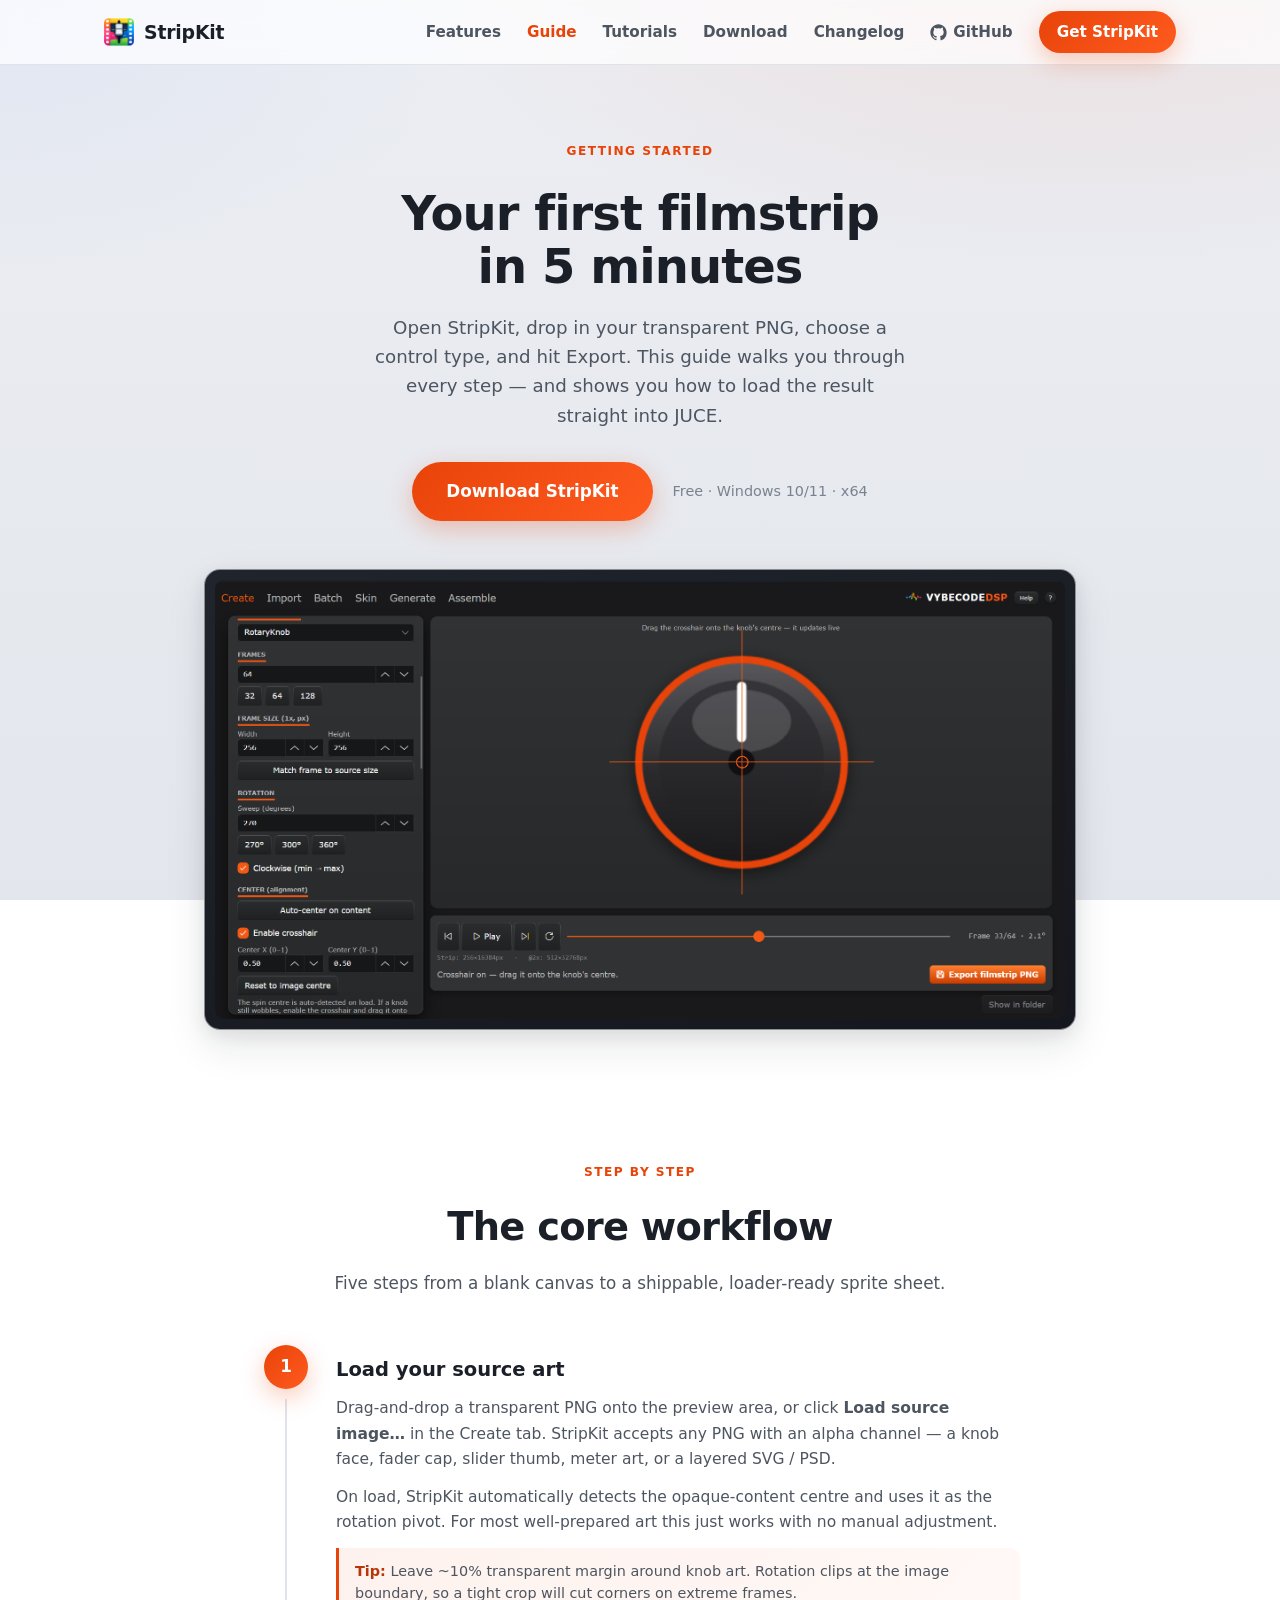
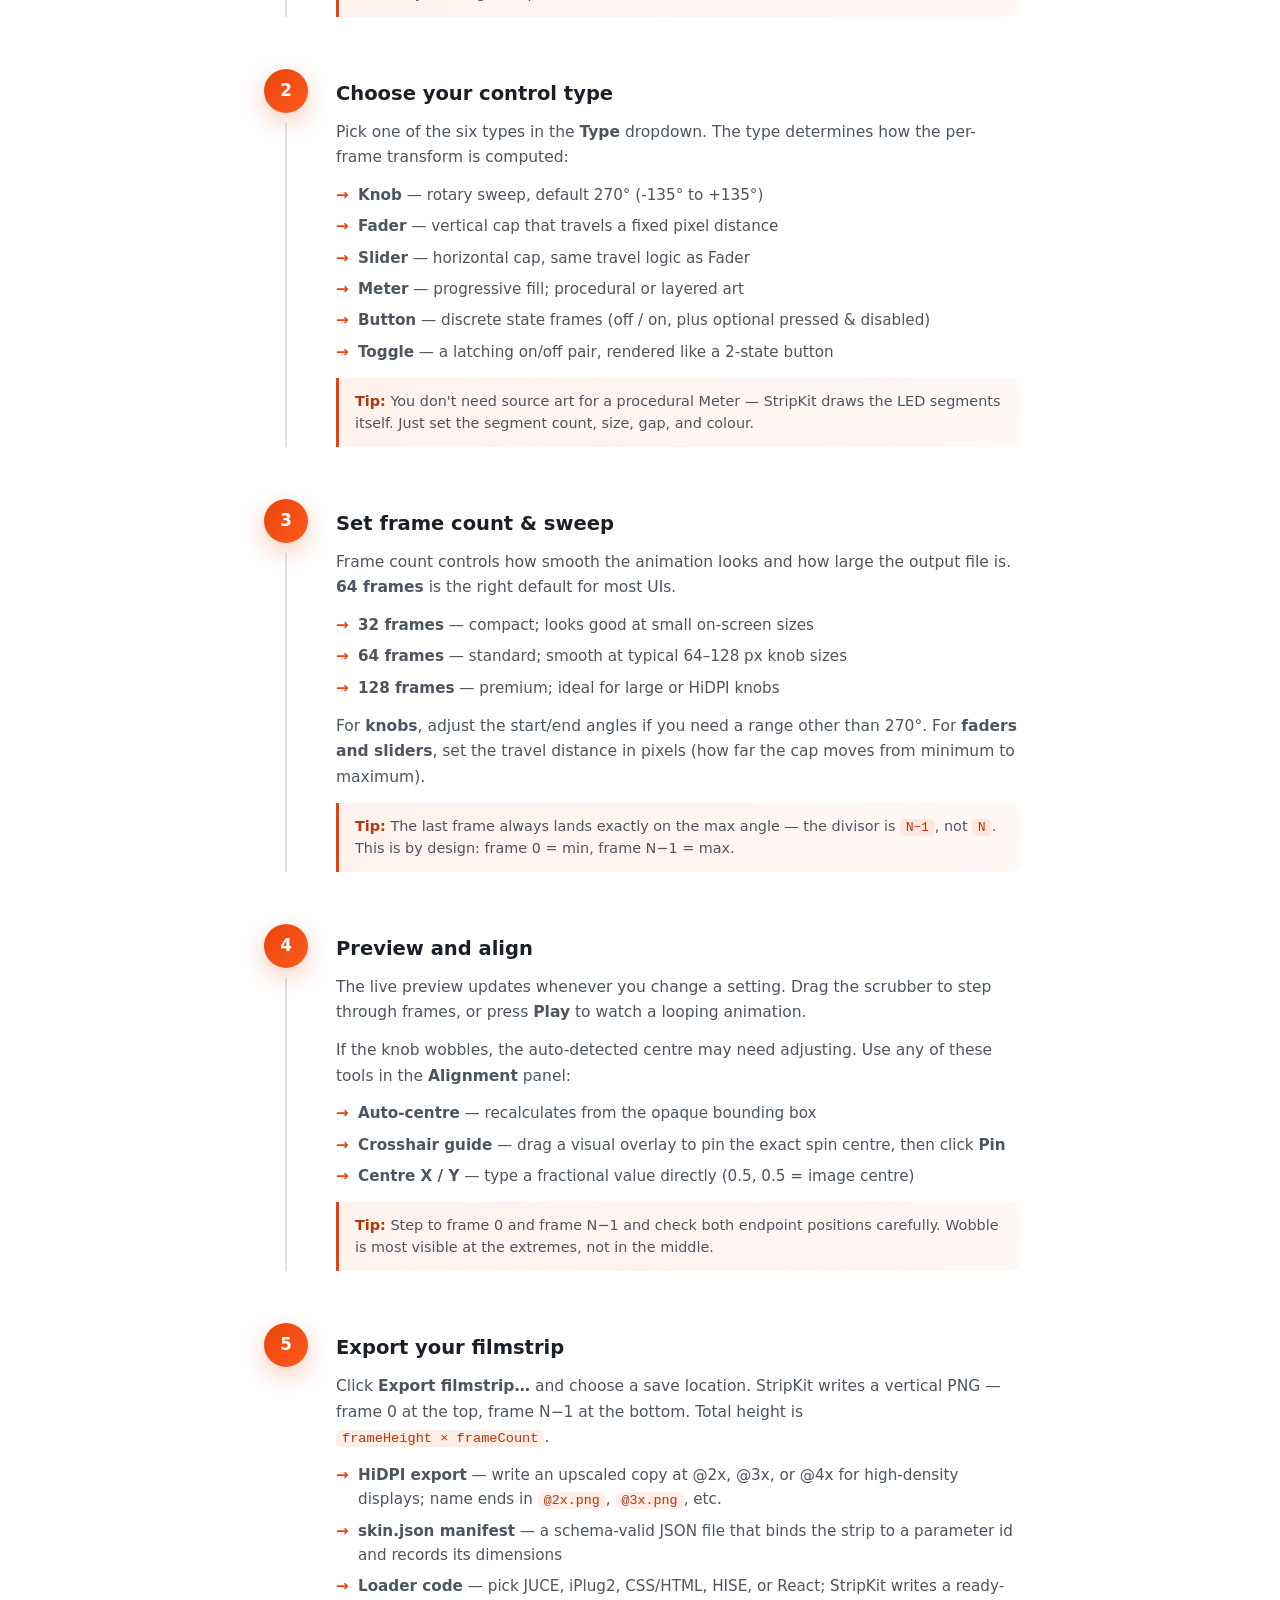
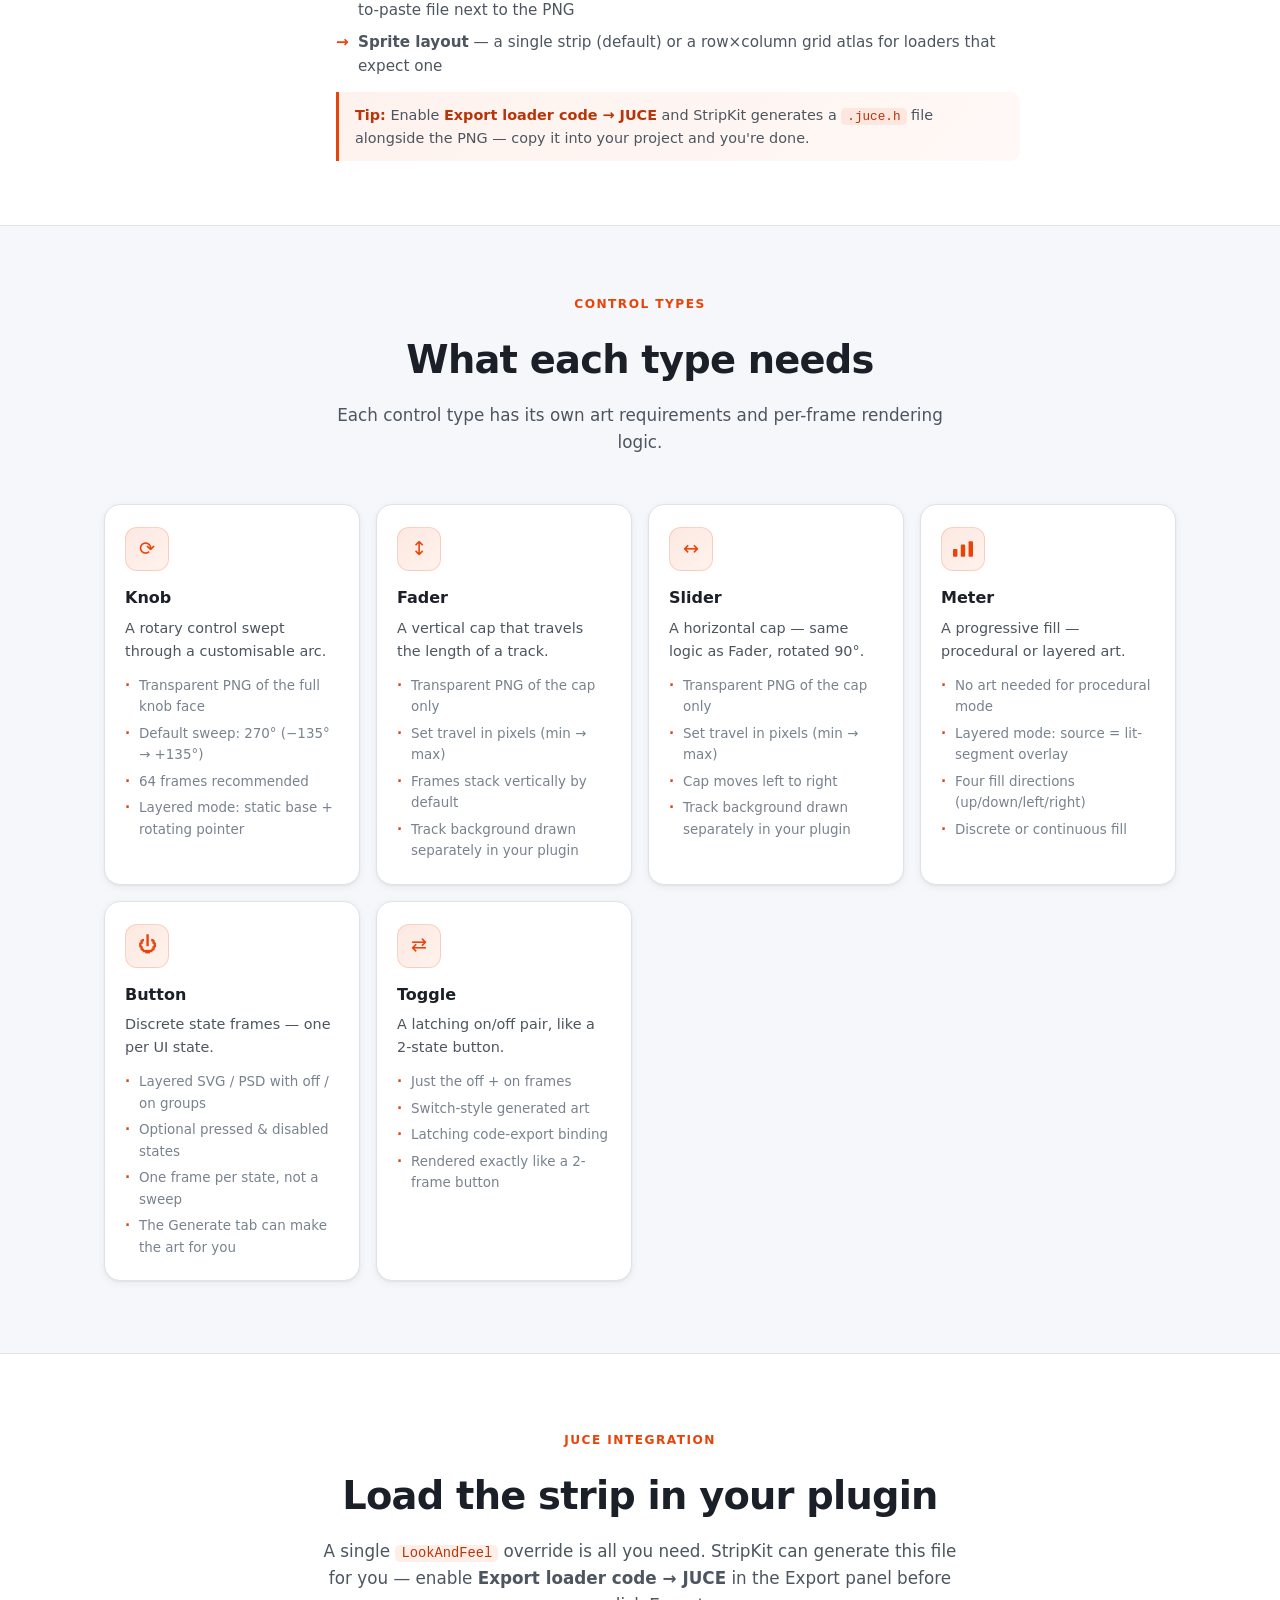
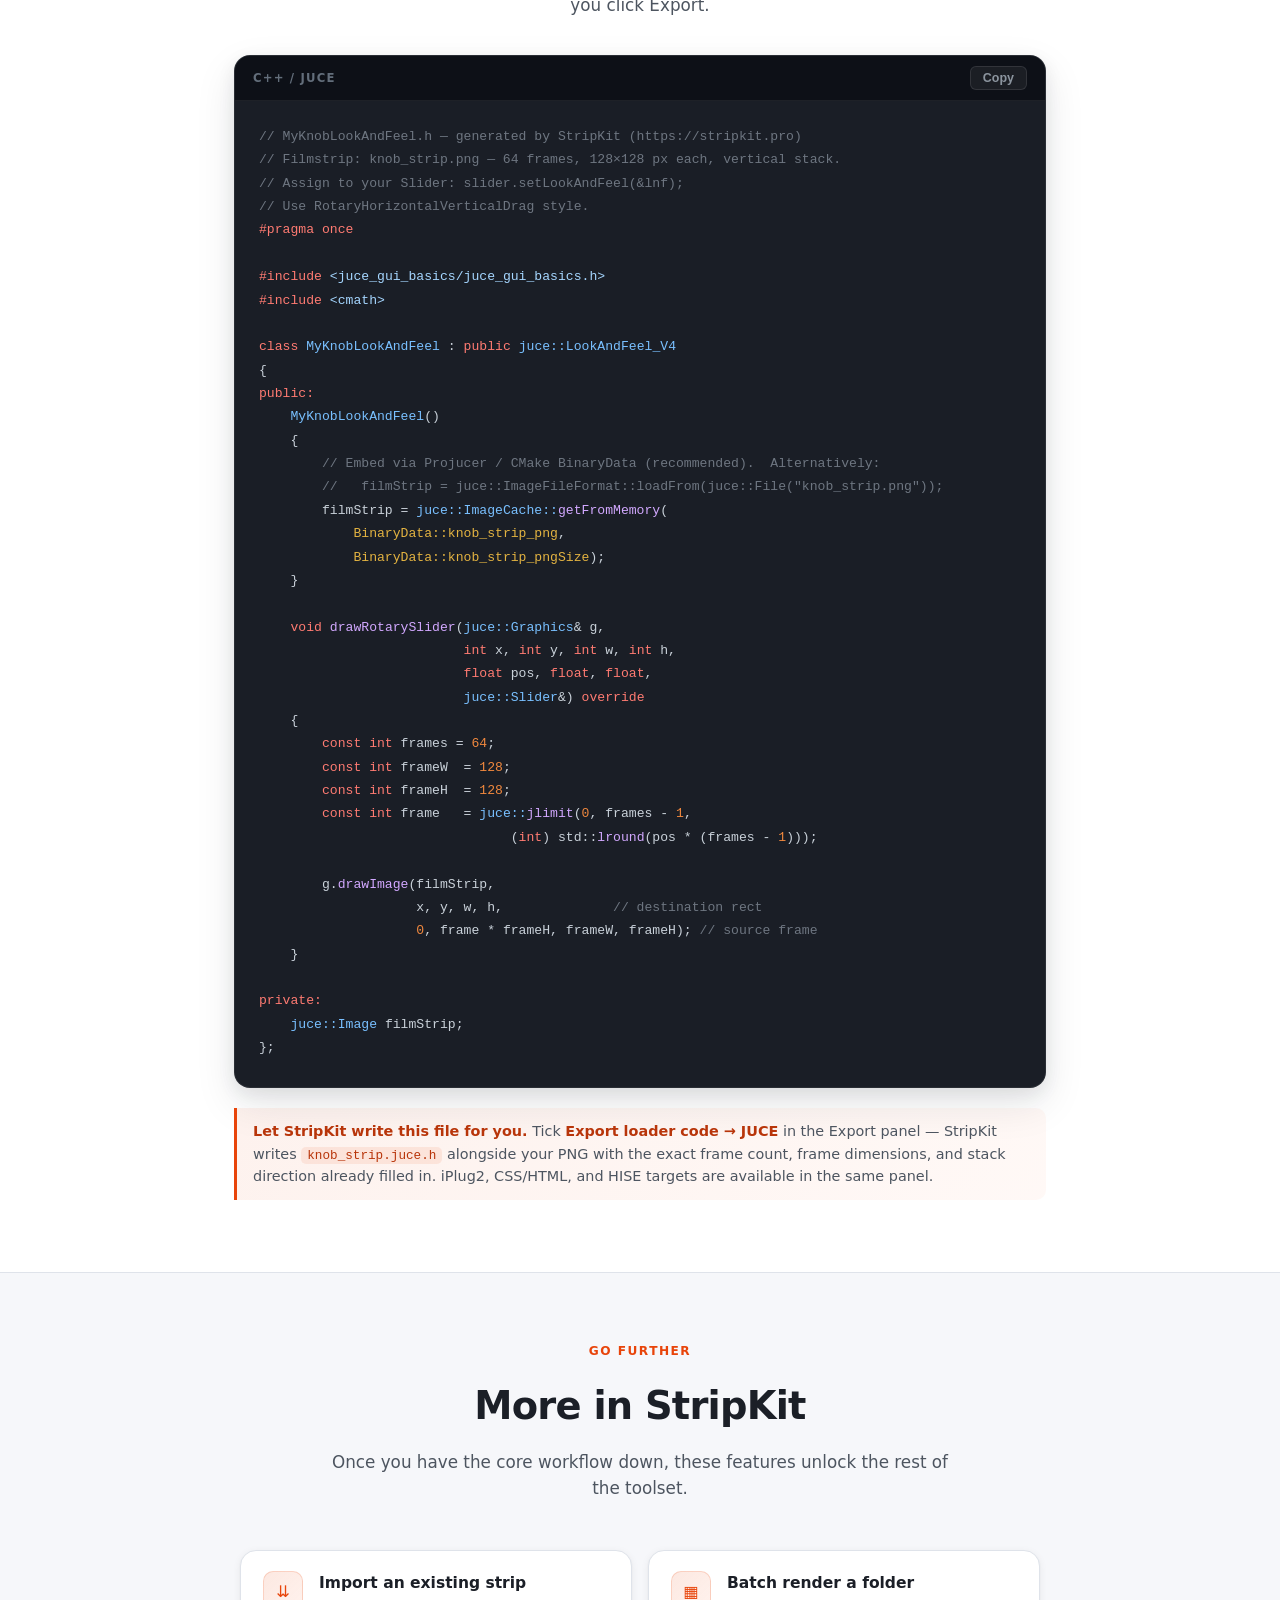
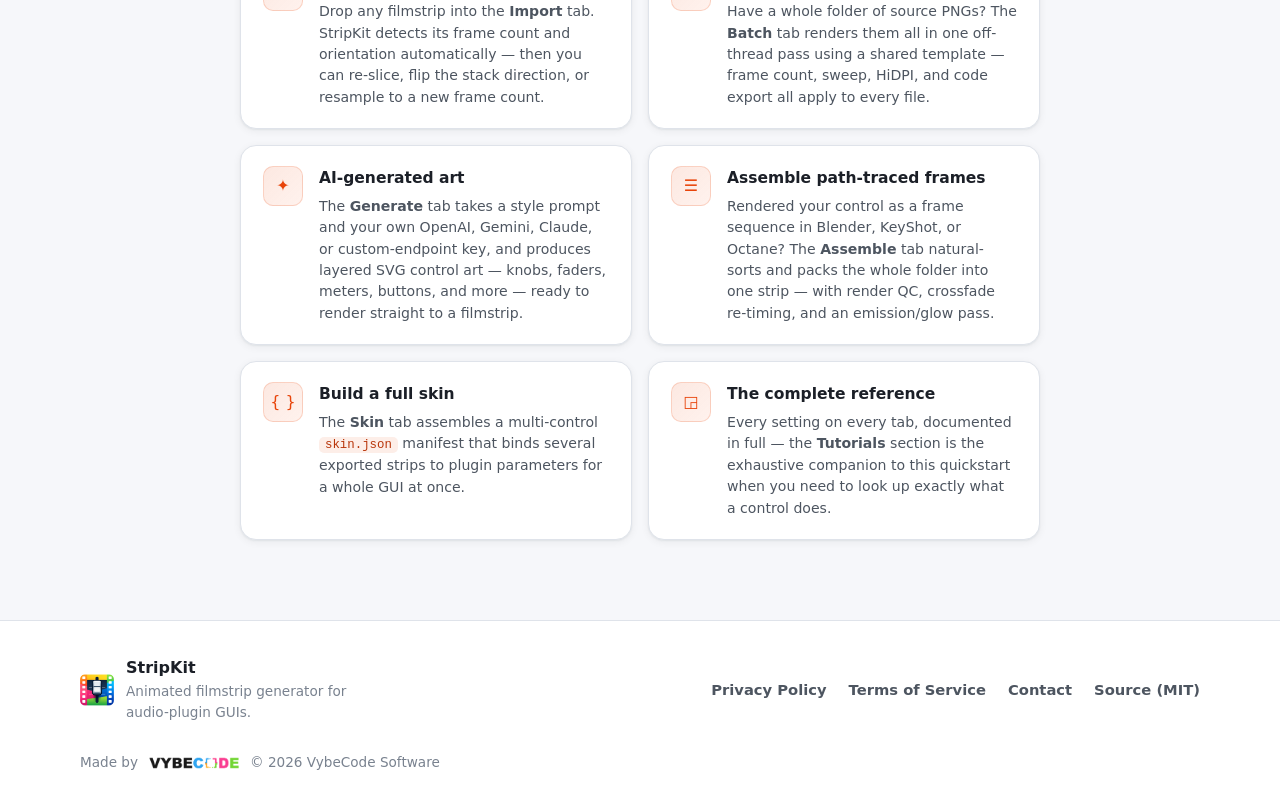
<file: getting-started.html>
<!DOCTYPE html>
<html lang="en">
<head>
  <!-- Google tag (gtag.js) -->
  <script async src="https://www.googletagmanager.com/gtag/js?id=G-KEER17R9TP"></script>
  <script>
    window.dataLayer = window.dataLayer || [];
    function gtag(){dataLayer.push(arguments);}
    gtag('js', new Date());

    gtag('config', 'G-KEER17R9TP');
  </script>
  <meta charset="UTF-8" />
  <meta name="viewport" content="width=device-width, initial-scale=1.0" />
  <title>Getting Started — StripKit</title>
  <meta name="description" content="Make your first animated filmstrip in under 5 minutes. Step-by-step guide to StripKit: load art, pick a control type, preview, and export JUCE-ready sprite sheets for audio-plugin knobs, faders, sliders, and meters." />
  <meta name="theme-color" content="#e8440a" />

  <!-- Open Graph -->
  <meta property="og:title" content="Getting Started — StripKit" />
  <meta property="og:description" content="Load a PNG, pick a control type, set frame count, preview, export. Your first filmstrip in 5 minutes." />
  <meta property="og:type" content="article" />
  <meta property="og:url" content="https://stripkit.pro/getting-started.html" />
  <meta property="og:image" content="https://stripkit.pro/resources/screenshot.png" />

  <link rel="icon" href="favicon.ico" sizes="any" />
  <link rel="apple-touch-icon" href="resources/stripkit-icon.png" />
  <link rel="stylesheet" href="css/style.css" />

  <style>
    /* ===== Getting Started page ===== */

    code {
      font-family: "SFMono-Regular", Consolas, "Liberation Mono", Menlo, monospace;
      font-size: .88em;
      background: rgba(232,68,10,.09);
      color: var(--accent-ink);
      padding: 1px 6px;
      border-radius: 5px;
      white-space: nowrap;
    }

    /* Active nav link */
    .nav a[aria-current="page"] { color: var(--accent); }

    /* ---- Hero ---- */
    .gs-hero {
      padding: 72px 0 56px;
      text-align: center;
    }
    .gs-hero-inner { max-width: 680px; margin: 0 auto; }
    .gs-hero h1 {
      font-size: clamp(2rem, 4vw, 3rem);
      font-weight: 800;
      letter-spacing: -.02em;
      line-height: 1.1;
      margin: 12px 0 20px;
    }
    .gs-hero .lede {
      font-size: 1.14rem;
      color: var(--text-2);
      max-width: 46ch;
      margin: 0 auto 32px;
    }
    .gs-hero .hero-cta { justify-content: center; margin-bottom: 48px; }
    .gs-hero-shot { max-width: 920px; margin: 0 auto; }
    .gs-hero-shot .shot-frame { min-height: 300px; }

    /* ---- Steps ---- */
    .gs-steps-section { padding: 72px 0 64px; }

    .steps-flow {
      display: grid;
      gap: 0;
      max-width: 760px;
      margin: 0 auto;
    }

    .gs-step {
      display: grid;
      grid-template-columns: 52px 1fr;
      column-gap: 24px;
      padding-bottom: 52px;
    }
    .gs-step:last-child { padding-bottom: 0; }

    .step-track {
      display: flex;
      flex-direction: column;
      align-items: center;
    }
    .step-num {
      width: 44px; height: 44px;
      border-radius: 50%;
      display: grid; place-items: center;
      font-size: 1.05rem; font-weight: 800;
      color: #fff;
      background: linear-gradient(135deg, var(--accent), var(--accent-hi));
      box-shadow: var(--shadow-accent);
      flex-shrink: 0;
      z-index: 1;
    }
    .step-line {
      width: 2px; flex: 1;
      background: var(--line);
      margin-top: 10px;
    }
    .gs-step:last-child .step-line { display: none; }

    .step-content { padding-top: 9px; }
    .step-content h3 {
      font-size: 1.22rem; font-weight: 700;
      margin-bottom: 11px; color: var(--text);
    }
    .step-content p {
      font-size: .97rem; color: var(--text-2);
      line-height: 1.65; margin-bottom: 12px;
    }
    .step-content ul {
      list-style: none; display: grid; gap: 7px;
      margin-bottom: 14px; padding: 0;
    }
    .step-content ul li {
      font-size: .95rem; color: var(--text-2);
      padding-left: 22px; position: relative;
    }
    .step-content ul li::before {
      content: "→"; position: absolute; left: 0;
      color: var(--accent); font-weight: 700;
    }

    /* Tip callout */
    .tip {
      background: linear-gradient(135deg, rgba(232,68,10,.07), rgba(255,90,30,.04));
      border-left: 3px solid var(--accent);
      border-radius: 0 var(--radius-sm) var(--radius-sm) 0;
      padding: 12px 16px;
      font-size: .9rem; color: var(--text-2); line-height: 1.55;
    }
    .tip strong { color: var(--accent-ink); font-weight: 700; }

    /* ---- Control types ---- */
    .ctrl-section {
      padding: 64px 0 72px;
      background: var(--surface-2);
      border-top: 1px solid var(--line);
      border-bottom: 1px solid var(--line);
    }
    .ctrl-grid {
      display: grid;
      grid-template-columns: repeat(4, 1fr);
      gap: 16px;
    }
    .ctrl-card {
      background: var(--surface);
      border: 1px solid var(--line);
      border-radius: var(--radius);
      padding: 22px 20px;
      box-shadow: var(--shadow-sm);
      transition: transform .18s ease, box-shadow .18s ease, border-color .18s ease;
    }
    .ctrl-card:hover {
      transform: translateY(-3px);
      box-shadow: var(--shadow-md);
      border-color: #f0c3b0;
    }
    .ctrl-icon {
      width: 44px; height: 44px; border-radius: 12px;
      display: grid; place-items: center;
      font-size: 1.2rem; color: var(--accent);
      background: linear-gradient(135deg, rgba(232,68,10,.12), rgba(255,90,30,.08));
      border: 1px solid rgba(232,68,10,.18);
      margin-bottom: 14px;
    }
    .ctrl-card h3 { font-size: 1rem; font-weight: 700; margin-bottom: 6px; }
    .ctrl-card > p { font-size: .9rem; color: var(--text-2); margin-bottom: 12px; }
    .ctrl-detail { list-style: none; display: grid; gap: 5px; padding: 0; }
    .ctrl-detail li {
      font-size: .84rem; color: var(--muted);
      padding-left: 14px; position: relative;
    }
    .ctrl-detail li::before {
      content: "·"; position: absolute; left: 0;
      color: var(--accent); font-weight: 900;
    }

    /* ---- JUCE code ---- */
    .code-section { padding: 72px 0; }
    .code-inner { max-width: 860px; margin: 0 auto; }
    .code-inner .section-head { margin-bottom: 36px; }
    .code-inner .section-head p code {
      font-size: .82em;
    }

    .code-wrap {
      background: #1a1e26;
      border-radius: var(--radius);
      overflow: hidden;
      box-shadow: var(--shadow-md);
      border: 1px solid rgba(255,255,255,.07);
    }
    .code-bar {
      display: flex; align-items: center;
      justify-content: space-between;
      padding: 10px 18px;
      background: #0d1017;
      border-bottom: 1px solid rgba(255,255,255,.07);
    }
    .code-lang {
      font-size: .73rem; font-weight: 700;
      letter-spacing: .1em; text-transform: uppercase;
      color: #636e7b;
    }
    .copy-btn {
      font-size: .78rem; font-weight: 600; color: #8b949e;
      background: rgba(255,255,255,.06);
      border: 1px solid rgba(255,255,255,.1);
      border-radius: 6px; padding: 4px 12px;
      cursor: pointer; transition: background .15s, color .15s;
    }
    .copy-btn:hover { background: rgba(255,255,255,.12); color: #dde3ea; }
    .copy-btn.copied { color: #56d364; border-color: rgba(86,211,100,.3); }

    .code-body {
      padding: 24px 24px 28px;
      overflow-x: auto;
    }
    .code-body pre {
      margin: 0;
      font-family: "SFMono-Regular", Consolas, "Liberation Mono", Menlo, monospace;
      font-size: .82rem; line-height: 1.78; color: #c9d1d9;
      white-space: pre; tab-size: 4;
    }
    /* Syntax colours */
    .c  { color: #6e7681; }  /* comment */
    .kw { color: #ff7b72; }  /* keyword / directive */
    .ty { color: #79c0ff; }  /* type / class name */
    .fn { color: #d2a8ff; }  /* function call */
    .st { color: #a5d6ff; }  /* string / include */
    .nm { color: #f0883e; }  /* number */
    .cm { color: #e3b341; }  /* BinaryData constant */

    .code-note { margin-top: 20px; }

    /* ---- Advanced / next steps ---- */
    .next-section {
      padding: 64px 0 80px;
      background: var(--surface-2);
      border-top: 1px solid var(--line);
    }
    .next-grid {
      display: grid;
      grid-template-columns: repeat(2, 1fr);
      gap: 16px; max-width: 800px; margin: 0 auto;
    }
    .next-card {
      display: flex; gap: 16px; align-items: flex-start;
      background: var(--surface); border: 1px solid var(--line);
      border-radius: var(--radius); padding: 20px 22px;
      box-shadow: var(--shadow-sm);
      transition: transform .15s, box-shadow .15s, border-color .15s;
      text-decoration: none; color: var(--text);
    }
    .next-card:hover {
      transform: translateY(-2px);
      box-shadow: var(--shadow-md); border-color: #f0c3b0; color: var(--text);
    }
    .next-icon {
      width: 40px; height: 40px; flex-shrink: 0;
      border-radius: 10px; display: grid; place-items: center;
      font-size: 1rem; color: var(--accent);
      background: linear-gradient(135deg, rgba(232,68,10,.12), rgba(255,90,30,.08));
      border: 1px solid rgba(232,68,10,.18);
    }
    .next-body h4 { font-size: .97rem; font-weight: 700; margin-bottom: 5px; }
    .next-body p  { font-size: .88rem; color: var(--text-2); line-height: 1.52; }

    /* ---- Responsive ---- */
    @media (max-width: 760px) {
      .gs-step { grid-template-columns: 40px 1fr; column-gap: 16px; }
      .step-num { width: 36px; height: 36px; font-size: .92rem; }
      .ctrl-grid { grid-template-columns: repeat(2, 1fr); }
      .next-grid { grid-template-columns: 1fr; }
    }
    @media (max-width: 480px) {
      .ctrl-grid { grid-template-columns: 1fr; }
    }
  </style>
</head>
<body>

  <!-- ===== Header ===== -->
  <header class="site-header" id="top">
    <div class="container header-inner">
      <a class="brand" href="index.html" aria-label="StripKit home">
        <img src="resources/stripkit-icon.png" alt="" class="brand-mark" />
        <span class="brand-name">StripKit</span>
      </a>
      <nav class="nav" aria-label="Primary">
        <a href="index.html#features">Features</a>
        <a href="getting-started.html" aria-current="page">Guide</a>
        <a href="tutorials.html">Tutorials</a>
        <a href="index.html#download">Download</a>
        <a href="changelog.html">Changelog</a>
        <a class="nav-gh" href="https://github.com/Vybecode-LTD/stripkit" target="_blank" rel="noopener"
           aria-label="StripKit on GitHub">
          <svg viewBox="0 0 24 24" aria-hidden="true"><path d="M12 .5C5.7.5.5 5.7.5 12c0 5.1 3.3 9.4 7.9 10.9.6.1.8-.2.8-.5v-1.8c-3.2.7-3.9-1.5-3.9-1.5-.5-1.3-1.3-1.7-1.3-1.7-1-.7.1-.7.1-.7 1.2.1 1.8 1.2 1.8 1.2 1 1.8 2.7 1.3 3.4 1 .1-.8.4-1.3.7-1.6-2.6-.3-5.3-1.3-5.3-5.8 0-1.3.5-2.3 1.2-3.1-.1-.3-.5-1.5.1-3.1 0 0 1-.3 3.3 1.2a11.5 11.5 0 0 1 6 0C17 4.7 18 5 18 5c.6 1.6.2 2.8.1 3.1.8.8 1.2 1.8 1.2 3.1 0 4.5-2.7 5.5-5.3 5.8.4.4.8 1.1.8 2.3v3.3c0 .3.2.7.8.5A11.5 11.5 0 0 0 23.5 12C23.5 5.7 18.3.5 12 .5z"/></svg>
          GitHub
        </a>
        <a class="btn btn-sm" href="index.html#download">Get StripKit</a>
      </nav>
    </div>
  </header>

  <main>

    <!-- ===== Hero ===== -->
    <section class="gs-hero">
      <div class="container gs-hero-inner">
        <span class="eyebrow">Getting started</span>
        <h1>Your first filmstrip<br />in 5 minutes</h1>
        <p class="lede">
          Open StripKit, drop in your transparent PNG, choose a control type,
          and hit Export. This guide walks you through every step — and shows
          you how to load the result straight into JUCE.
        </p>
        <div class="hero-cta">
          <a class="btn btn-lg" href="index.html#download">Download StripKit</a>
          <span class="muted" style="font-size:.9rem;">Free · Windows 10/11 · x64</span>
        </div>
      </div>
      <div class="container gs-hero-shot">
        <div class="shot-frame">
          <img src="resources/screenshot.png"
               alt="StripKit — the Create tab with a knob loaded and the filmstrip preview running"
               onerror="this.closest('.shot-frame').classList.add('shot-pending')" />
          <div class="shot-placeholder">App preview</div>
        </div>
      </div>
    </section>

    <!-- ===== Step-by-step ===== -->
    <section class="gs-steps-section">
      <div class="container">
        <header class="section-head">
          <span class="eyebrow">Step by step</span>
          <h2>The core workflow</h2>
          <p>Five steps from a blank canvas to a shippable, loader-ready sprite sheet.</p>
        </header>

        <div class="steps-flow">

          <!-- 1 -->
          <div class="gs-step">
            <div class="step-track">
              <div class="step-num">1</div>
              <div class="step-line"></div>
            </div>
            <div class="step-content">
              <h3>Load your source art</h3>
              <p>
                Drag-and-drop a transparent PNG onto the preview area, or click
                <strong>Load source image…</strong> in the Create tab. StripKit
                accepts any PNG with an alpha channel — a knob face, fader cap,
                slider thumb, meter art, or a layered SVG / PSD.
              </p>
              <p>
                On load, StripKit automatically detects the opaque-content centre
                and uses it as the rotation pivot. For most well-prepared art this
                just works with no manual adjustment.
              </p>
              <div class="tip">
                <strong>Tip:</strong> Leave ~10% transparent margin around knob
                art. Rotation clips at the image boundary, so a tight crop will
                cut corners on extreme frames.
              </div>
            </div>
          </div>

          <!-- 2 -->
          <div class="gs-step">
            <div class="step-track">
              <div class="step-num">2</div>
              <div class="step-line"></div>
            </div>
            <div class="step-content">
              <h3>Choose your control type</h3>
              <p>
                Pick one of the six types in the <strong>Type</strong> dropdown.
                The type determines how the per-frame transform is computed:
              </p>
              <ul>
                <li><strong>Knob</strong> — rotary sweep, default 270° (-135° to +135°)</li>
                <li><strong>Fader</strong> — vertical cap that travels a fixed pixel distance</li>
                <li><strong>Slider</strong> — horizontal cap, same travel logic as Fader</li>
                <li><strong>Meter</strong> — progressive fill; procedural or layered art</li>
                <li><strong>Button</strong> — discrete state frames (off / on, plus optional pressed &amp; disabled)</li>
                <li><strong>Toggle</strong> — a latching on/off pair, rendered like a 2-state button</li>
              </ul>
              <div class="tip">
                <strong>Tip:</strong> You don't need source art for a procedural
                Meter — StripKit draws the LED segments itself. Just set the
                segment count, size, gap, and colour.
              </div>
            </div>
          </div>

          <!-- 3 -->
          <div class="gs-step">
            <div class="step-track">
              <div class="step-num">3</div>
              <div class="step-line"></div>
            </div>
            <div class="step-content">
              <h3>Set frame count &amp; sweep</h3>
              <p>
                Frame count controls how smooth the animation looks and how large
                the output file is. <strong>64 frames</strong> is the right
                default for most UIs.
              </p>
              <ul>
                <li><strong>32 frames</strong> — compact; looks good at small on-screen sizes</li>
                <li><strong>64 frames</strong> — standard; smooth at typical 64–128 px knob sizes</li>
                <li><strong>128 frames</strong> — premium; ideal for large or HiDPI knobs</li>
              </ul>
              <p>
                For <strong>knobs</strong>, adjust the start/end angles if you
                need a range other than 270°. For <strong>faders and sliders</strong>,
                set the travel distance in pixels (how far the cap moves from
                minimum to maximum).
              </p>
              <div class="tip">
                <strong>Tip:</strong> The last frame always lands
                exactly on the max angle — the divisor is <code>N−1</code>, not
                <code>N</code>. This is by design: frame 0 = min, frame N−1 = max.
              </div>
            </div>
          </div>

          <!-- 4 -->
          <div class="gs-step">
            <div class="step-track">
              <div class="step-num">4</div>
              <div class="step-line"></div>
            </div>
            <div class="step-content">
              <h3>Preview and align</h3>
              <p>
                The live preview updates whenever you change a setting. Drag the
                scrubber to step through frames, or press <strong>Play</strong>
                to watch a looping animation.
              </p>
              <p>
                If the knob wobbles, the auto-detected centre may need adjusting.
                Use any of these tools in the <strong>Alignment</strong> panel:
              </p>
              <ul>
                <li><strong>Auto-centre</strong> — recalculates from the opaque bounding box</li>
                <li><strong>Crosshair guide</strong> — drag a visual overlay to pin the exact spin centre, then click <strong>Pin</strong></li>
                <li><strong>Centre X / Y</strong> — type a fractional value directly (0.5, 0.5 = image centre)</li>
              </ul>
              <div class="tip">
                <strong>Tip:</strong> Step to frame 0 and frame N−1 and check
                both endpoint positions carefully. Wobble is most visible at the
                extremes, not in the middle.
              </div>
            </div>
          </div>

          <!-- 5 -->
          <div class="gs-step">
            <div class="step-track">
              <div class="step-num">5</div>
              <div class="step-line"></div>
            </div>
            <div class="step-content">
              <h3>Export your filmstrip</h3>
              <p>
                Click <strong>Export filmstrip…</strong> and choose a save
                location. StripKit writes a vertical PNG — frame 0 at the top,
                frame N−1 at the bottom. Total height is
                <code>frameHeight × frameCount</code>.
              </p>
              <ul>
                <li><strong>HiDPI export</strong> — write an upscaled copy at @2x, @3x, or @4x for high-density displays; name ends in <code>@2x.png</code>, <code>@3x.png</code>, etc.</li>
                <li><strong>skin.json manifest</strong> — a schema-valid JSON file that binds the strip to a parameter id and records its dimensions</li>
                <li><strong>Loader code</strong> — pick JUCE, iPlug2, CSS/HTML, HISE, or React; StripKit writes a ready-to-paste file next to the PNG</li>
                <li><strong>Sprite layout</strong> — a single strip (default) or a row×column grid atlas for loaders that expect one</li>
              </ul>
              <div class="tip">
                <strong>Tip:</strong> Enable <strong>Export loader code → JUCE</strong>
                and StripKit generates a <code>.juce.h</code> file alongside the
                PNG — copy it into your project and you're done.
              </div>
            </div>
          </div>

        </div><!-- /steps-flow -->
      </div>
    </section>

    <!-- ===== Control type reference ===== -->
    <section class="ctrl-section">
      <div class="container">
        <header class="section-head">
          <span class="eyebrow">Control types</span>
          <h2>What each type needs</h2>
          <p>Each control type has its own art requirements and per-frame rendering logic.</p>
        </header>

        <div class="ctrl-grid">

          <div class="ctrl-card">
            <div class="ctrl-icon">⟳</div>
            <h3>Knob</h3>
            <p>A rotary control swept through a customisable arc.</p>
            <ul class="ctrl-detail">
              <li>Transparent PNG of the full knob face</li>
              <li>Default sweep: 270° (−135° → +135°)</li>
              <li>64 frames recommended</li>
              <li>Layered mode: static base + rotating pointer</li>
            </ul>
          </div>

          <div class="ctrl-card">
            <div class="ctrl-icon">↕</div>
            <h3>Fader</h3>
            <p>A vertical cap that travels the length of a track.</p>
            <ul class="ctrl-detail">
              <li>Transparent PNG of the cap only</li>
              <li>Set travel in pixels (min → max)</li>
              <li>Frames stack vertically by default</li>
              <li>Track background drawn separately in your plugin</li>
            </ul>
          </div>

          <div class="ctrl-card">
            <div class="ctrl-icon">↔</div>
            <h3>Slider</h3>
            <p>A horizontal cap — same logic as Fader, rotated 90°.</p>
            <ul class="ctrl-detail">
              <li>Transparent PNG of the cap only</li>
              <li>Set travel in pixels (min → max)</li>
              <li>Cap moves left to right</li>
              <li>Track background drawn separately in your plugin</li>
            </ul>
          </div>

          <div class="ctrl-card">
            <div class="ctrl-icon">
              <svg viewBox="0 0 18 14" fill="currentColor" aria-hidden="true" width="20" height="16">
                <rect x="0" y="7" width="4" height="7" rx="1"/>
                <rect x="7" y="3" width="4" height="11" rx="1"/>
                <rect x="14" y="0" width="4" height="14" rx="1"/>
              </svg>
            </div>
            <h3>Meter</h3>
            <p>A progressive fill — procedural or layered art.</p>
            <ul class="ctrl-detail">
              <li>No art needed for procedural mode</li>
              <li>Layered mode: source = lit-segment overlay</li>
              <li>Four fill directions (up/down/left/right)</li>
              <li>Discrete or continuous fill</li>
            </ul>
          </div>

          <div class="ctrl-card">
            <div class="ctrl-icon">⏻</div>
            <h3>Button</h3>
            <p>Discrete state frames — one per UI state.</p>
            <ul class="ctrl-detail">
              <li>Layered SVG / PSD with off / on groups</li>
              <li>Optional pressed &amp; disabled states</li>
              <li>One frame per state, not a sweep</li>
              <li>The Generate tab can make the art for you</li>
            </ul>
          </div>

          <div class="ctrl-card">
            <div class="ctrl-icon">⇄</div>
            <h3>Toggle</h3>
            <p>A latching on/off pair, like a 2-state button.</p>
            <ul class="ctrl-detail">
              <li>Just the off + on frames</li>
              <li>Switch-style generated art</li>
              <li>Latching code-export binding</li>
              <li>Rendered exactly like a 2-frame button</li>
            </ul>
          </div>

        </div>
      </div>
    </section>

    <!-- ===== JUCE code ===== -->
    <section class="code-section">
      <div class="container code-inner">
        <header class="section-head">
          <span class="eyebrow">JUCE integration</span>
          <h2>Load the strip in your plugin</h2>
          <p>
            A single <code>LookAndFeel</code> override is all you need.
            StripKit can generate this file for you — enable
            <strong>Export loader code → JUCE</strong> in the Export panel
            before you click Export.
          </p>
        </header>

        <div class="code-wrap">
          <div class="code-bar">
            <span class="code-lang">C++ / JUCE</span>
            <button class="copy-btn" onclick="copyCode(this)" aria-label="Copy code">Copy</button>
          </div>
          <div class="code-body">
<pre><span class="c">// MyKnobLookAndFeel.h — generated by StripKit (https://stripkit.pro)
// Filmstrip: knob_strip.png — 64 frames, 128×128 px each, vertical stack.
// Assign to your Slider: slider.setLookAndFeel(&amp;lnf);
// Use RotaryHorizontalVerticalDrag style.</span>
<span class="kw">#pragma once</span>

<span class="kw">#include</span> <span class="st">&lt;juce_gui_basics/juce_gui_basics.h&gt;</span>
<span class="kw">#include</span> <span class="st">&lt;cmath&gt;</span>

<span class="kw">class</span> <span class="ty">MyKnobLookAndFeel</span> : <span class="kw">public</span> <span class="ty">juce::LookAndFeel_V4</span>
{
<span class="kw">public:</span>
    <span class="ty">MyKnobLookAndFeel</span>()
    {
        <span class="c">// Embed via Projucer / CMake BinaryData (recommended).  Alternatively:</span>
        <span class="c">//   filmStrip = juce::ImageFileFormat::loadFrom(juce::File("knob_strip.png"));</span>
        filmStrip = <span class="ty">juce::ImageCache::</span><span class="fn">getFromMemory</span>(
            <span class="cm">BinaryData::knob_strip_png</span>,
            <span class="cm">BinaryData::knob_strip_pngSize</span>);
    }

    <span class="kw">void</span> <span class="fn">drawRotarySlider</span>(<span class="ty">juce::Graphics</span>&amp; g,
                          <span class="kw">int</span> x, <span class="kw">int</span> y, <span class="kw">int</span> w, <span class="kw">int</span> h,
                          <span class="kw">float</span> pos, <span class="kw">float</span>, <span class="kw">float</span>,
                          <span class="ty">juce::Slider</span>&amp;) <span class="kw">override</span>
    {
        <span class="kw">const int</span> frames = <span class="nm">64</span>;
        <span class="kw">const int</span> frameW  = <span class="nm">128</span>;
        <span class="kw">const int</span> frameH  = <span class="nm">128</span>;
        <span class="kw">const int</span> frame   = <span class="ty">juce::</span><span class="fn">jlimit</span>(<span class="nm">0</span>, frames - <span class="nm">1</span>,
                                (<span class="kw">int</span>) std::<span class="fn">lround</span>(pos * (frames - <span class="nm">1</span>)));

        g.<span class="fn">drawImage</span>(filmStrip,
                    x, y, w, h,              <span class="c">// destination rect</span>
                    <span class="nm">0</span>, frame * frameH, frameW, frameH); <span class="c">// source frame</span>
    }

<span class="kw">private:</span>
    <span class="ty">juce::Image</span> filmStrip;
};</pre>
          </div>
        </div>

        <div class="code-note">
          <div class="tip">
            <strong>Let StripKit write this file for you.</strong>
            Tick <strong>Export loader code → JUCE</strong> in the Export panel — StripKit writes
            <code>knob_strip.juce.h</code> alongside your PNG with the exact frame count,
            frame dimensions, and stack direction already filled in. iPlug2, CSS/HTML, and
            HISE targets are available in the same panel.
          </div>
        </div>

      </div>
    </section>

    <!-- ===== What's next ===== -->
    <section class="next-section">
      <div class="container">
        <header class="section-head">
          <span class="eyebrow">Go further</span>
          <h2>More in StripKit</h2>
          <p>Once you have the core workflow down, these features unlock the rest of the toolset.</p>
        </header>

        <div class="next-grid">

          <a class="next-card" href="tutorials-import.html">
            <div class="next-icon">⇊</div>
            <div class="next-body">
              <h4>Import an existing strip</h4>
              <p>
                Drop any filmstrip into the <strong>Import</strong> tab. StripKit
                detects its frame count and orientation automatically — then you
                can re-slice, flip the stack direction, or resample to a new
                frame count.
              </p>
            </div>
          </a>

          <a class="next-card" href="tutorials-batch.html">
            <div class="next-icon">▦</div>
            <div class="next-body">
              <h4>Batch render a folder</h4>
              <p>
                Have a whole folder of source PNGs? The <strong>Batch</strong>
                tab renders them all in one off-thread pass using a shared
                template — frame count, sweep, HiDPI, and code export all apply
                to every file.
              </p>
            </div>
          </a>

          <a class="next-card" href="tutorials-generate.html">
            <div class="next-icon">✦</div>
            <div class="next-body">
              <h4>AI-generated art</h4>
              <p>
                The <strong>Generate</strong> tab takes a style prompt and your
                own OpenAI, Gemini, Claude, or custom-endpoint key, and produces
                layered SVG control art — knobs, faders, meters, buttons, and
                more — ready to render straight to a filmstrip.
              </p>
            </div>
          </a>

          <a class="next-card" href="tutorials-assemble.html">
            <div class="next-icon">☰</div>
            <div class="next-body">
              <h4>Assemble path-traced frames</h4>
              <p>
                Rendered your control as a frame sequence in Blender, KeyShot, or
                Octane? The <strong>Assemble</strong> tab natural-sorts and packs
                the whole folder into one strip — with render QC, crossfade
                re-timing, and an emission/glow pass.
              </p>
            </div>
          </a>

          <a class="next-card" href="tutorials-skin.html">
            <div class="next-icon">{ }</div>
            <div class="next-body">
              <h4>Build a full skin</h4>
              <p>
                The <strong>Skin</strong> tab assembles a multi-control
                <code>skin.json</code> manifest that binds several exported
                strips to plugin parameters for a whole GUI at once.
              </p>
            </div>
          </a>

          <a class="next-card" href="tutorials.html">
            <div class="next-icon">◲</div>
            <div class="next-body">
              <h4>The complete reference</h4>
              <p>
                Every setting on every tab, documented in full — the
                <strong>Tutorials</strong> section is the exhaustive companion to
                this quickstart when you need to look up exactly what a control does.
              </p>
            </div>
          </a>

        </div>
      </div>
    </section>

  </main>

  <!-- ===== Footer ===== -->
  <footer class="site-footer">
    <div class="container footer-inner">
      <div class="footer-brand">
        <img src="resources/stripkit-icon.png" alt="" class="footer-mark" />
        <div>
          <div class="footer-name">StripKit</div>
          <div class="footer-tag">Animated filmstrip generator for audio-plugin GUIs.</div>
        </div>
      </div>
      <nav class="footer-links" aria-label="Footer">
        <a href="privacy.html">Privacy Policy</a>
        <a href="terms.html">Terms of Service</a>
        <a href="contact.html">Contact</a>
        <a href="https://github.com/Vybecode-LTD/stripkit" target="_blank" rel="noopener">Source (MIT)</a>
      </nav>
      <div class="footer-maker">
        <span>Made by</span>
        <a href="https://vybeco.de" target="_blank" rel="noopener" class="maker-link">
          <img src="resources/vybeco-logo.png" alt="VybeCode" class="maker-logo" />
        </a>
        <span class="footer-copy">© <span id="year">2026</span> VybeCode Software</span>
      </div>
    </div>
  </footer>

  <script>
    document.getElementById("year").textContent = new Date().getFullYear();

    function copyCode(btn) {
      const pre = btn.closest(".code-wrap").querySelector("pre");
      // Strip HTML tags to get plain text
      const text = pre.innerText;
      navigator.clipboard.writeText(text).then(() => {
        btn.textContent = "Copied!";
        btn.classList.add("copied");
        setTimeout(() => {
          btn.textContent = "Copy";
          btn.classList.remove("copied");
        }, 2000);
      }).catch(() => {
        // Fallback: select the text
        const range = document.createRange();
        range.selectNode(pre);
        window.getSelection().removeAllRanges();
        window.getSelection().addRange(range);
      });
    }
  </script>

</body>
</html>
</file>
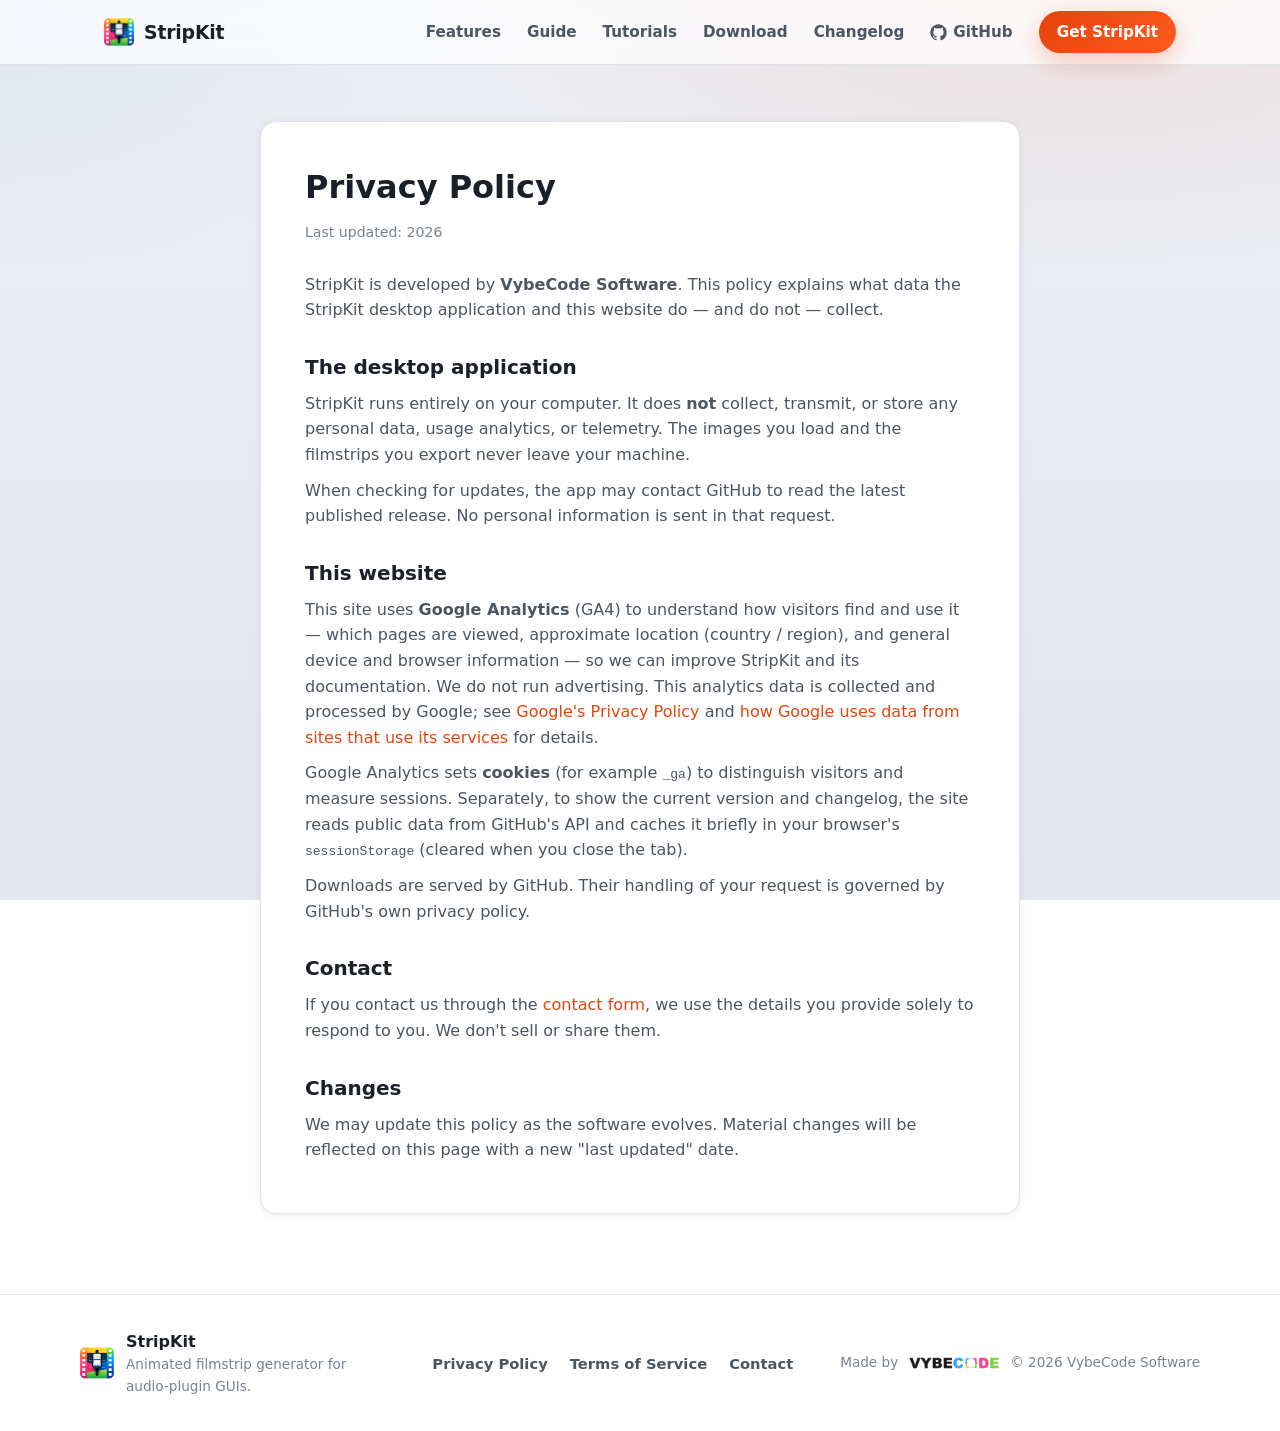
<file: privacy.html>
<!DOCTYPE html>
<html lang="en">
<head>
  <!-- Google tag (gtag.js) -->
  <script async src="https://www.googletagmanager.com/gtag/js?id=G-KEER17R9TP"></script>
  <script>
    window.dataLayer = window.dataLayer || [];
    function gtag(){dataLayer.push(arguments);}
    gtag('js', new Date());

    gtag('config', 'G-KEER17R9TP');
  </script>
  <meta charset="UTF-8" />
  <meta name="viewport" content="width=device-width, initial-scale=1.0" />
  <title>Privacy Policy — StripKit</title>
  <link rel="icon" href="favicon.ico" sizes="any" />
  <link rel="stylesheet" href="css/style.css" />
</head>
<body>
  <header class="site-header" id="top">
    <div class="container header-inner">
      <a class="brand" href="index.html" aria-label="StripKit home">
        <img src="resources/stripkit-icon.png" alt="" class="brand-mark" />
        <span class="brand-name">StripKit</span>
      </a>
      <nav class="nav" aria-label="Primary">
        <a href="index.html#features">Features</a>
        <a href="getting-started.html">Guide</a>
        <a href="tutorials.html">Tutorials</a>
        <a href="index.html#download">Download</a>
        <a href="changelog.html">Changelog</a>
        <a class="nav-gh" href="https://github.com/Vybecode-LTD/stripkit" target="_blank" rel="noopener"
           aria-label="StripKit on GitHub">
          <svg viewBox="0 0 24 24" aria-hidden="true"><path d="M12 .5C5.7.5.5 5.7.5 12c0 5.1 3.3 9.4 7.9 10.9.6.1.8-.2.8-.5v-1.8c-3.2.7-3.9-1.5-3.9-1.5-.5-1.3-1.3-1.7-1.3-1.7-1-.7.1-.7.1-.7 1.2.1 1.8 1.2 1.8 1.2 1 1.8 2.7 1.3 3.4 1 .1-.8.4-1.3.7-1.6-2.6-.3-5.3-1.3-5.3-5.8 0-1.3.5-2.3 1.2-3.1-.1-.3-.5-1.5.1-3.1 0 0 1-.3 3.3 1.2a11.5 11.5 0 0 1 6 0C17 4.7 18 5 18 5c.6 1.6.2 2.8.1 3.1.8.8 1.2 1.8 1.2 3.1 0 4.5-2.7 5.5-5.3 5.8.4.4.8 1.1.8 2.3v3.3c0 .3.2.7.8.5A11.5 11.5 0 0 0 23.5 12C23.5 5.7 18.3.5 12 .5z"/></svg>
          GitHub
        </a>
        <a class="btn btn-sm" href="index.html#download">Get StripKit</a>
      </nav>
    </div>
  </header>

  <main class="page">
    <div class="container">
      <div class="doc">
        <h1>Privacy Policy</h1>
        <p class="updated">Last updated: <span id="year">2026</span></p>

        <p>StripKit is developed by <strong>VybeCode Software</strong>. This policy explains
          what data the StripKit desktop application and this website do — and do not — collect.</p>

        <h2>The desktop application</h2>
        <p>StripKit runs entirely on your computer. It does <strong>not</strong> collect, transmit,
          or store any personal data, usage analytics, or telemetry. The images you load and the
          filmstrips you export never leave your machine.</p>
        <p>When checking for updates, the app may contact GitHub to read the latest published
          release. No personal information is sent in that request.</p>

        <h2>This website</h2>
        <p>This site uses <strong>Google Analytics</strong> (GA4) to understand how visitors find and
          use it — which pages are viewed, approximate location (country / region), and general device
          and browser information — so we can improve StripKit and its documentation. We do not run
          advertising. This analytics data is collected and processed by Google; see
          <a href="https://policies.google.com/privacy" target="_blank" rel="noopener">Google's Privacy
          Policy</a> and <a href="https://policies.google.com/technologies/partner-sites" target="_blank"
          rel="noopener">how Google uses data from sites that use its services</a> for details.</p>
        <p>Google Analytics sets <strong>cookies</strong> (for example <code>_ga</code>) to distinguish
          visitors and measure sessions. Separately, to show the current version and changelog, the site
          reads public data from GitHub's API and caches it briefly in your browser's
          <code>sessionStorage</code> (cleared when you close the tab).</p>
        <p>Downloads are served by GitHub. Their handling of your request is governed by
          GitHub's own privacy policy.</p>

        <h2>Contact</h2>
        <p>If you contact us through the <a href="contact.html">contact form</a>, we use the
          details you provide solely to respond to you. We don't sell or share them.</p>

        <h2>Changes</h2>
        <p>We may update this policy as the software evolves. Material changes will be reflected
          on this page with a new "last updated" date.</p>
      </div>
    </div>
  </main>

  <footer class="site-footer">
    <div class="container footer-inner">
      <div class="footer-brand">
        <img src="resources/stripkit-icon.png" alt="" class="footer-mark" />
        <div>
          <div class="footer-name">StripKit</div>
          <div class="footer-tag">Animated filmstrip generator for audio-plugin GUIs.</div>
        </div>
      </div>
      <nav class="footer-links" aria-label="Footer">
        <a href="privacy.html">Privacy Policy</a>
        <a href="terms.html">Terms of Service</a>
        <a href="contact.html">Contact</a>
      </nav>
      <div class="footer-maker">
        <span>Made by</span>
        <a href="https://vybeco.de" target="_blank" rel="noopener" class="maker-link">
          <img src="resources/vybeco-logo.png" alt="VybeCode" class="maker-logo" />
        </a>
        <span class="footer-copy">© <span id="year2">2026</span> VybeCode Software</span>
      </div>
    </div>
  </footer>
  <script src="js/main.js" defer></script>
</body>
</html>
</file>
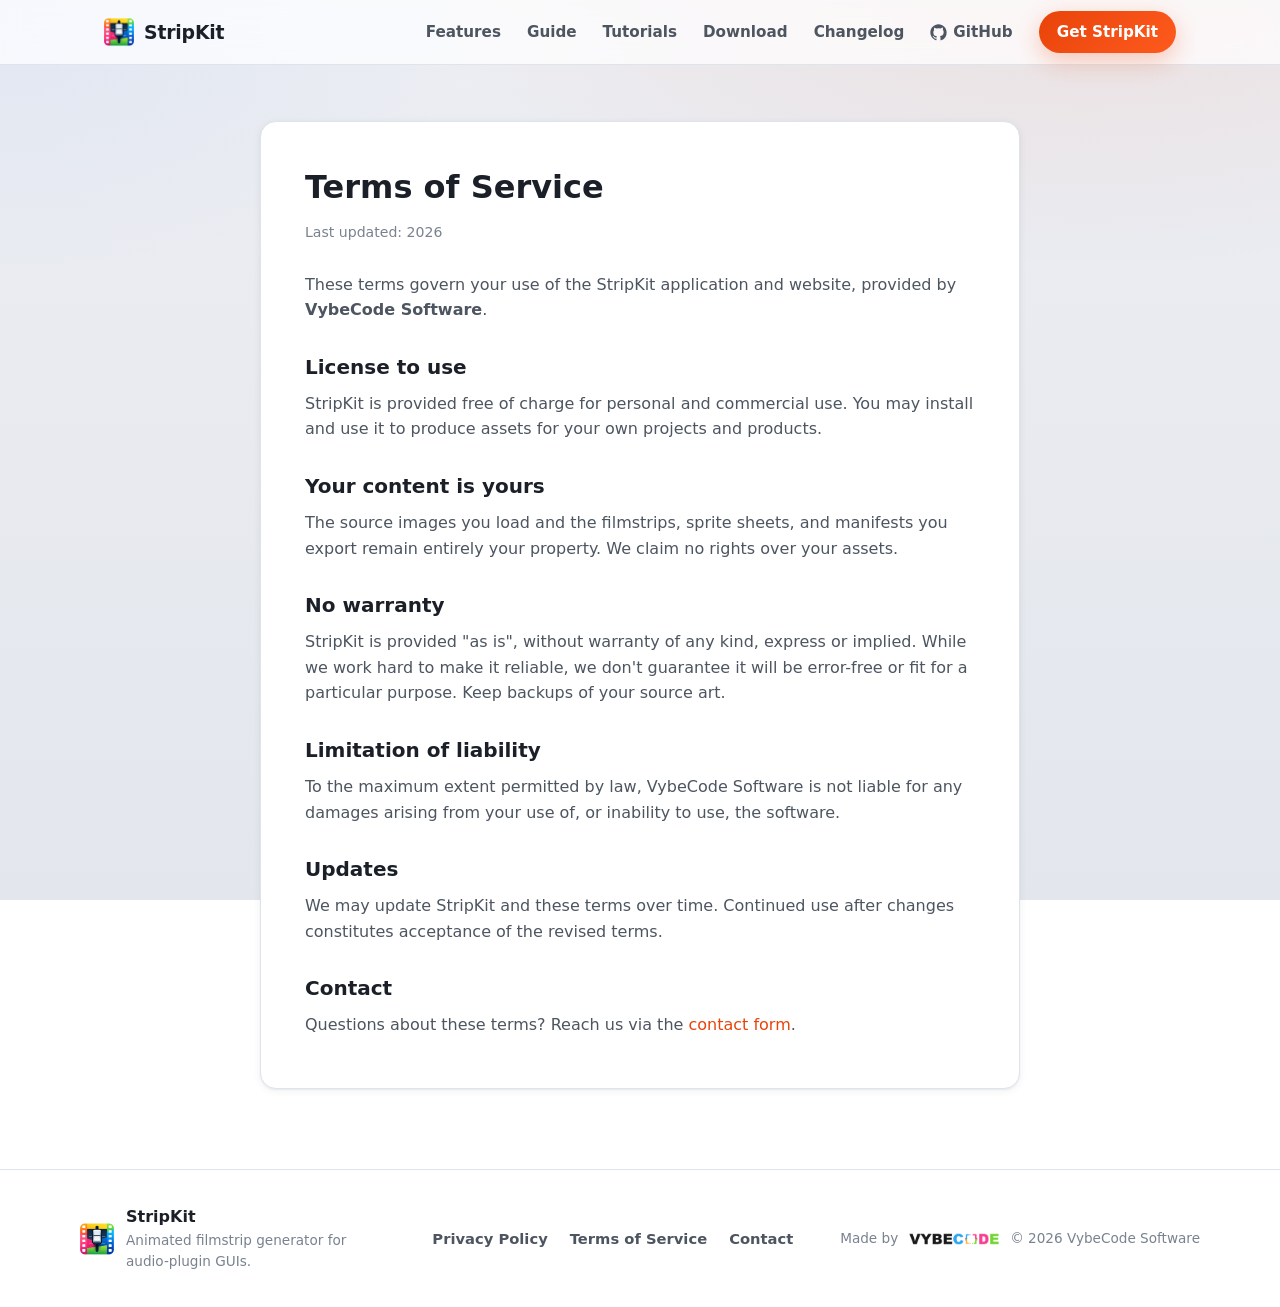
<file: terms.html>
<!DOCTYPE html>
<html lang="en">
<head>
  <!-- Google tag (gtag.js) -->
  <script async src="https://www.googletagmanager.com/gtag/js?id=G-KEER17R9TP"></script>
  <script>
    window.dataLayer = window.dataLayer || [];
    function gtag(){dataLayer.push(arguments);}
    gtag('js', new Date());

    gtag('config', 'G-KEER17R9TP');
  </script>
  <meta charset="UTF-8" />
  <meta name="viewport" content="width=device-width, initial-scale=1.0" />
  <title>Terms of Service — StripKit</title>
  <link rel="icon" href="favicon.ico" sizes="any" />
  <link rel="stylesheet" href="css/style.css" />
</head>
<body>
  <header class="site-header" id="top">
    <div class="container header-inner">
      <a class="brand" href="index.html" aria-label="StripKit home">
        <img src="resources/stripkit-icon.png" alt="" class="brand-mark" />
        <span class="brand-name">StripKit</span>
      </a>
      <nav class="nav" aria-label="Primary">
        <a href="index.html#features">Features</a>
        <a href="getting-started.html">Guide</a>
        <a href="tutorials.html">Tutorials</a>
        <a href="index.html#download">Download</a>
        <a href="changelog.html">Changelog</a>
        <a class="nav-gh" href="https://github.com/Vybecode-LTD/stripkit" target="_blank" rel="noopener"
           aria-label="StripKit on GitHub">
          <svg viewBox="0 0 24 24" aria-hidden="true"><path d="M12 .5C5.7.5.5 5.7.5 12c0 5.1 3.3 9.4 7.9 10.9.6.1.8-.2.8-.5v-1.8c-3.2.7-3.9-1.5-3.9-1.5-.5-1.3-1.3-1.7-1.3-1.7-1-.7.1-.7.1-.7 1.2.1 1.8 1.2 1.8 1.2 1 1.8 2.7 1.3 3.4 1 .1-.8.4-1.3.7-1.6-2.6-.3-5.3-1.3-5.3-5.8 0-1.3.5-2.3 1.2-3.1-.1-.3-.5-1.5.1-3.1 0 0 1-.3 3.3 1.2a11.5 11.5 0 0 1 6 0C17 4.7 18 5 18 5c.6 1.6.2 2.8.1 3.1.8.8 1.2 1.8 1.2 3.1 0 4.5-2.7 5.5-5.3 5.8.4.4.8 1.1.8 2.3v3.3c0 .3.2.7.8.5A11.5 11.5 0 0 0 23.5 12C23.5 5.7 18.3.5 12 .5z"/></svg>
          GitHub
        </a>
        <a class="btn btn-sm" href="index.html#download">Get StripKit</a>
      </nav>
    </div>
  </header>

  <main class="page">
    <div class="container">
      <div class="doc">
        <h1>Terms of Service</h1>
        <p class="updated">Last updated: <span class="year-now">2026</span></p>

        <p>These terms govern your use of the StripKit application and website, provided by
          <strong>VybeCode Software</strong>.</p>

        <h2>License to use</h2>
        <p>StripKit is provided free of charge for personal and commercial use. You may install
          and use it to produce assets for your own projects and products.</p>

        <h2>Your content is yours</h2>
        <p>The source images you load and the filmstrips, sprite sheets, and manifests you export
          remain entirely your property. We claim no rights over your assets.</p>

        <h2>No warranty</h2>
        <p>StripKit is provided "as is", without warranty of any kind, express or implied. While
          we work hard to make it reliable, we don't guarantee it will be error-free or fit for a
          particular purpose. Keep backups of your source art.</p>

        <h2>Limitation of liability</h2>
        <p>To the maximum extent permitted by law, VybeCode Software is not liable for any damages
          arising from your use of, or inability to use, the software.</p>

        <h2>Updates</h2>
        <p>We may update StripKit and these terms over time. Continued use after changes
          constitutes acceptance of the revised terms.</p>

        <h2>Contact</h2>
        <p>Questions about these terms? Reach us via the <a href="contact.html">contact form</a>.</p>
      </div>
    </div>
  </main>

  <footer class="site-footer">
    <div class="container footer-inner">
      <div class="footer-brand">
        <img src="resources/stripkit-icon.png" alt="" class="footer-mark" />
        <div>
          <div class="footer-name">StripKit</div>
          <div class="footer-tag">Animated filmstrip generator for audio-plugin GUIs.</div>
        </div>
      </div>
      <nav class="footer-links" aria-label="Footer">
        <a href="privacy.html">Privacy Policy</a>
        <a href="terms.html">Terms of Service</a>
        <a href="contact.html">Contact</a>
      </nav>
      <div class="footer-maker">
        <span>Made by</span>
        <a href="https://vybeco.de" target="_blank" rel="noopener" class="maker-link">
          <img src="resources/vybeco-logo.png" alt="VybeCode" class="maker-logo" />
        </a>
        <span class="footer-copy">© <span class="year-now">2026</span> VybeCode Software</span>
      </div>
    </div>
  </footer>
  <script src="js/main.js" defer></script>
</body>
</html>
</file>
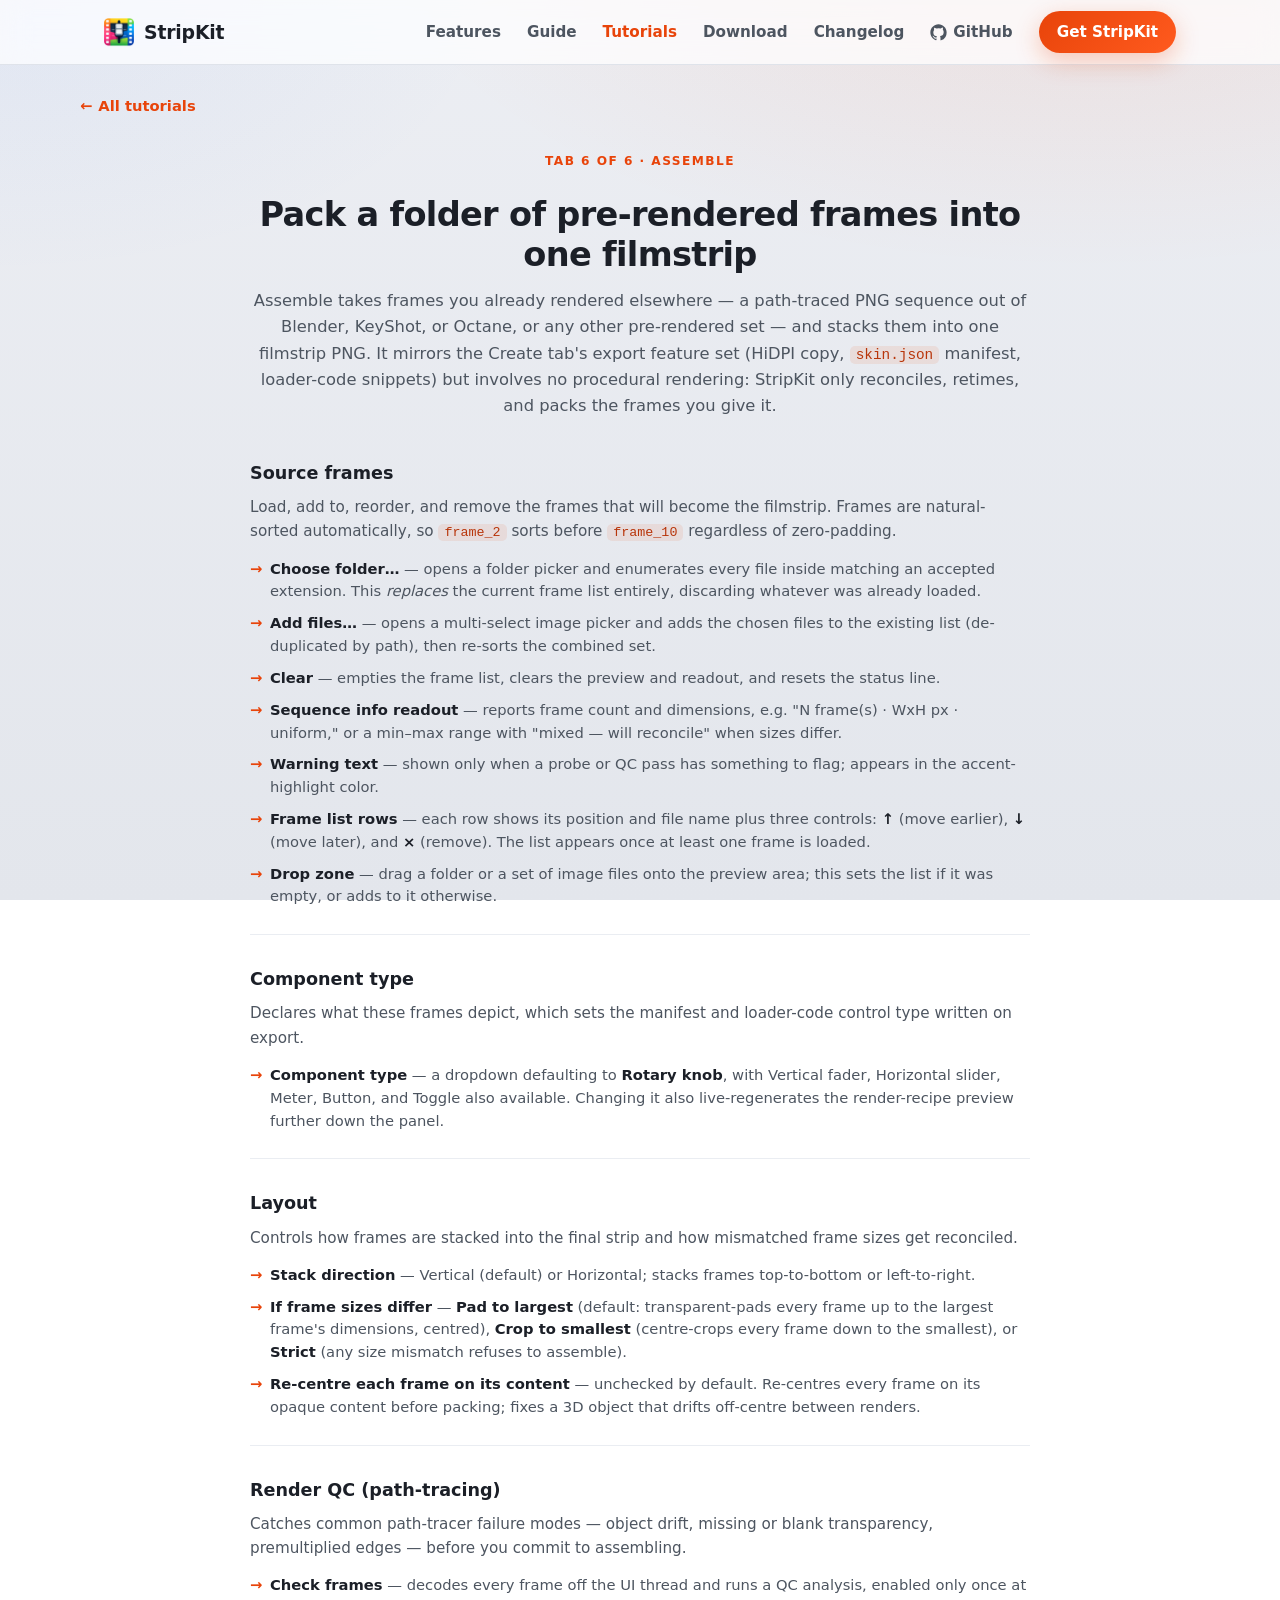
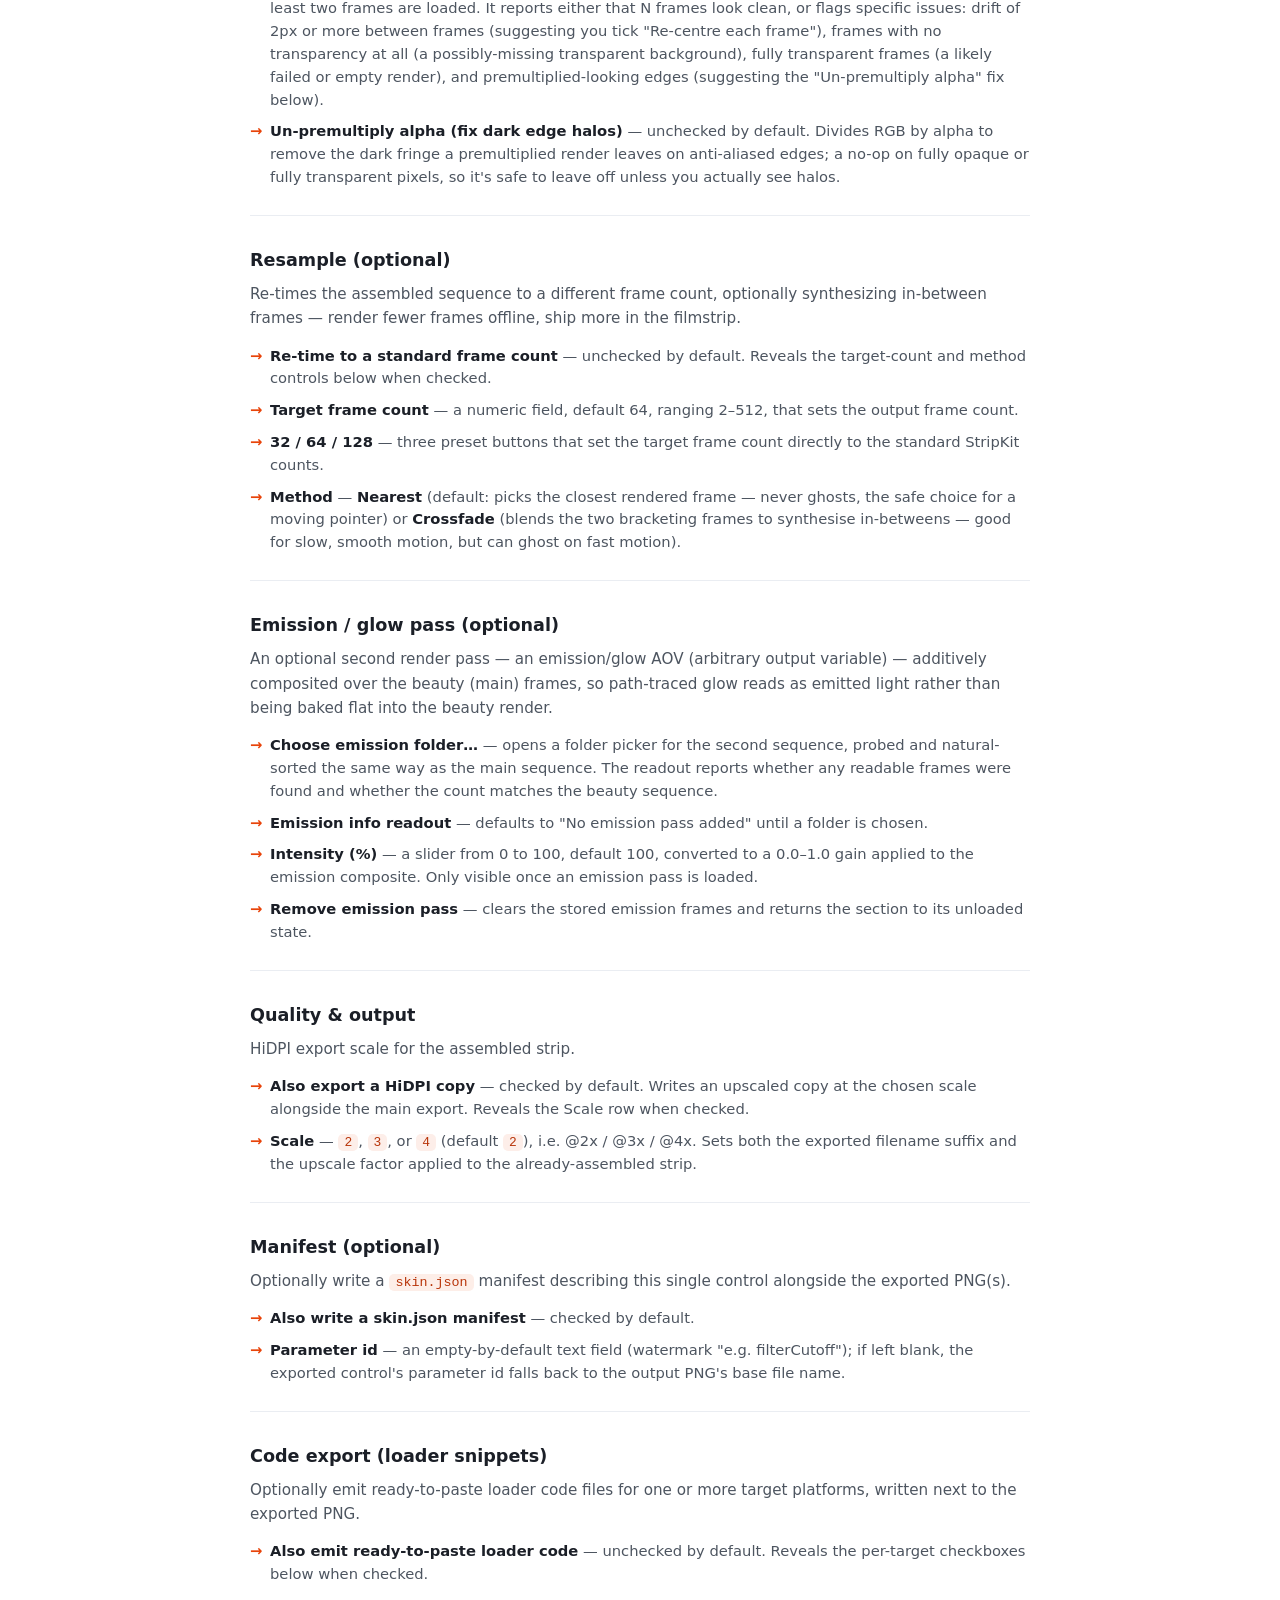
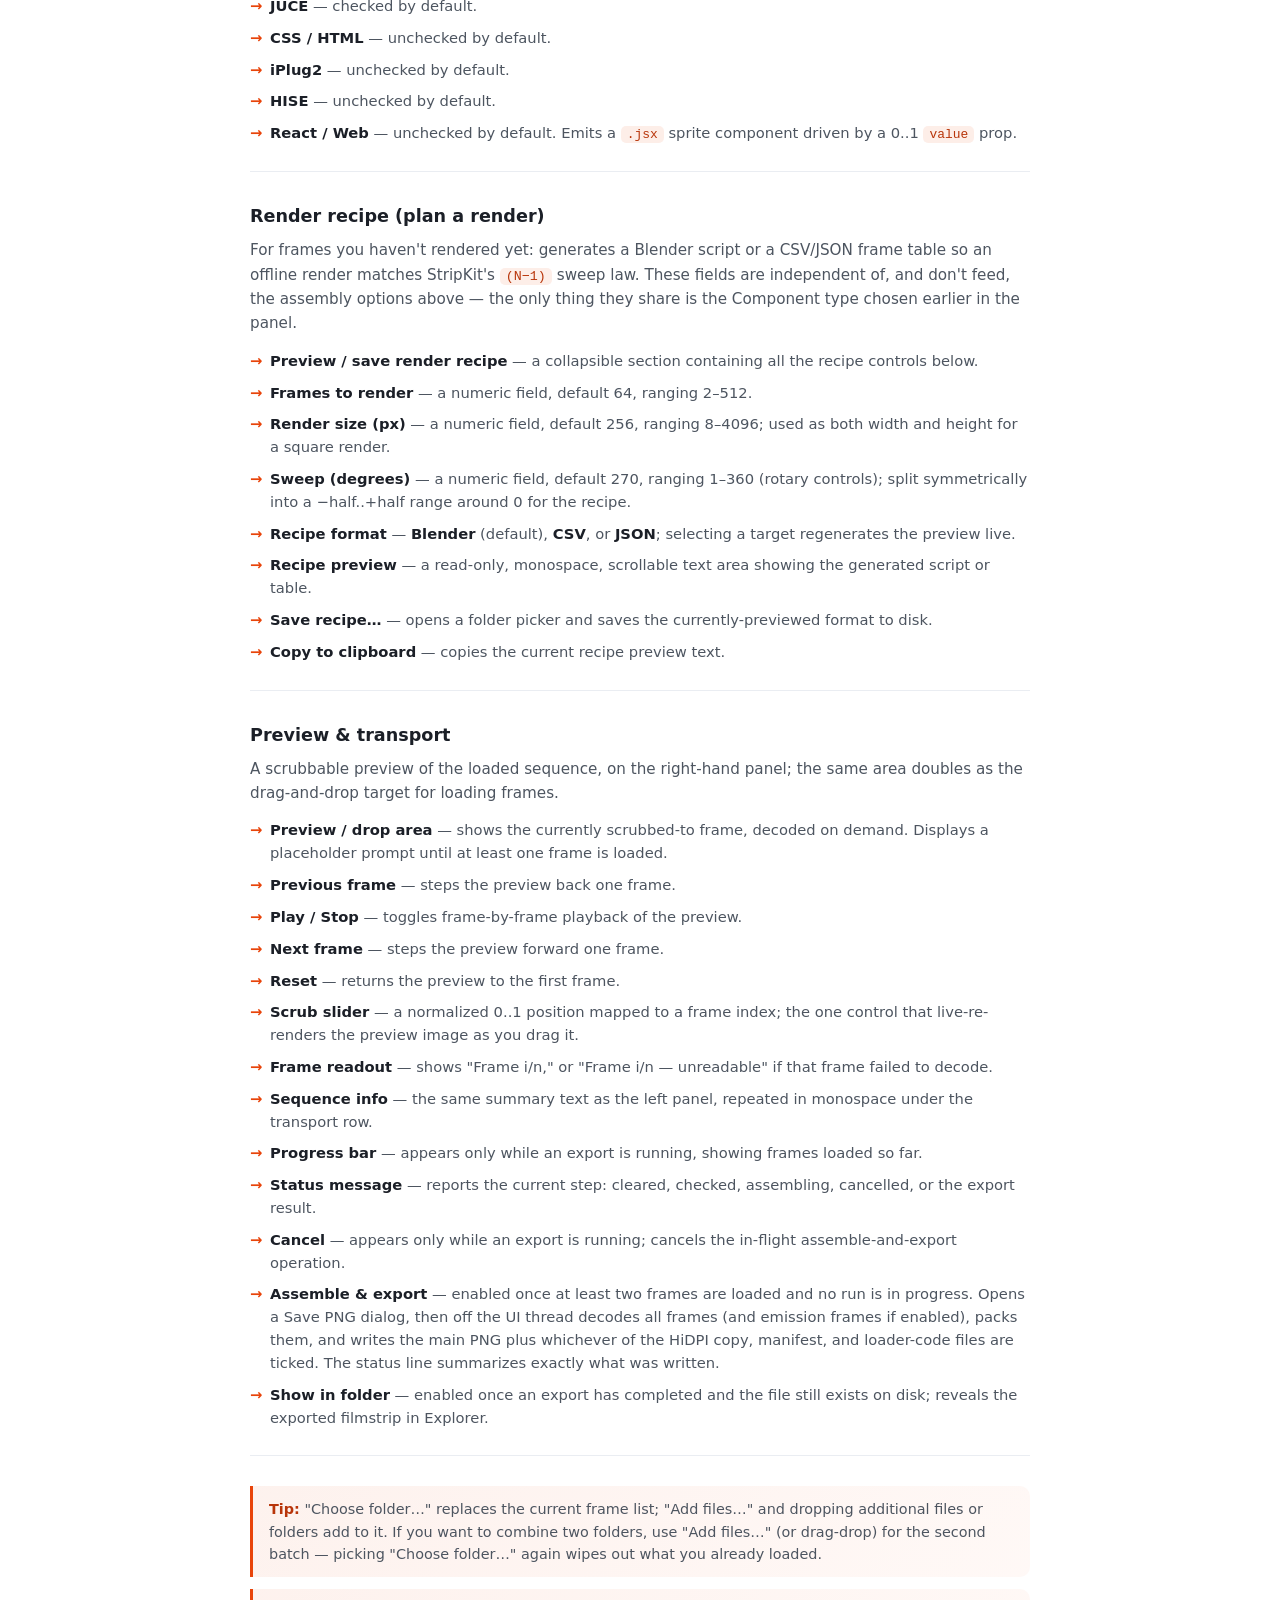
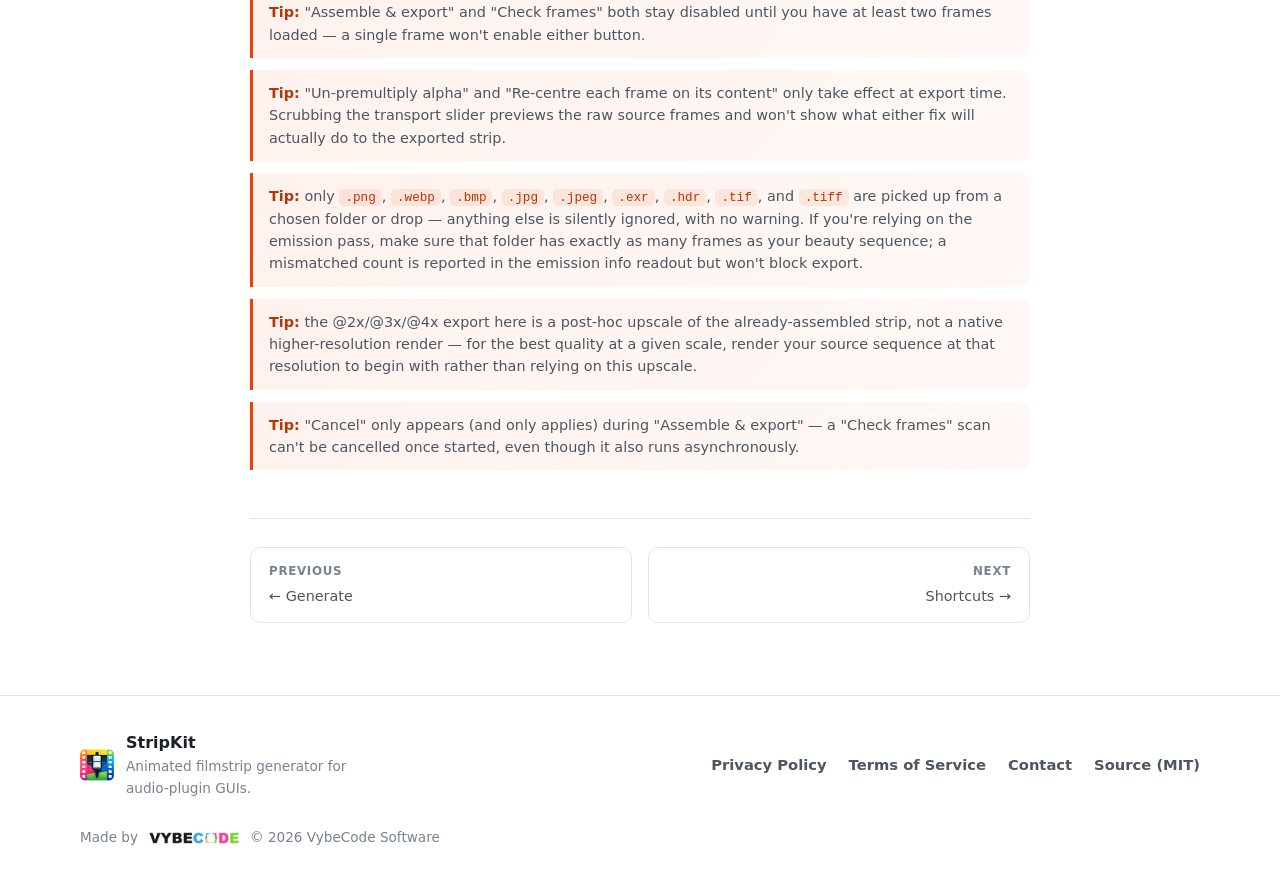
<file: tutorials-assemble.html>
<!DOCTYPE html>
<html lang="en">
<head>
  <!-- Google tag (gtag.js) -->
  <script async src="https://www.googletagmanager.com/gtag/js?id=G-KEER17R9TP"></script>
  <script>
    window.dataLayer = window.dataLayer || [];
    function gtag(){dataLayer.push(arguments);}
    gtag('js', new Date());

    gtag('config', 'G-KEER17R9TP');
  </script>
  <meta charset="UTF-8" />
  <meta name="viewport" content="width=device-width, initial-scale=1.0" />
  <title>Assemble Tab Tutorial — StripKit</title>
  <meta name="description" content="Pack a folder of pre-rendered frames — a path-traced sequence from Blender, KeyShot, or Octane — into one filmstrip with StripKit's Assemble tab: QC, resample, emission pass, and render recipes." />
  <meta name="theme-color" content="#e8440a" />

  <!-- Open Graph -->
  <meta property="og:title" content="Assemble Tab Tutorial — StripKit" />
  <meta property="og:description" content="Pack a folder of pre-rendered frames into one filmstrip." />
  <meta property="og:type" content="article" />
  <meta property="og:url" content="https://stripkit.pro/tutorials-assemble.html" />
  <meta property="og:image" content="https://stripkit.pro/resources/screenshot.png" />

  <link rel="icon" href="favicon.ico" sizes="any" />
  <link rel="apple-touch-icon" href="resources/stripkit-icon.png" />
  <link rel="stylesheet" href="css/style.css" />
  <link rel="stylesheet" href="css/docs.css" />
</head>
<body>

  <!-- ===== Header ===== -->
  <header class="site-header" id="top">
    <div class="container header-inner">
      <a class="brand" href="index.html" aria-label="StripKit home">
        <img src="resources/stripkit-icon.png" alt="" class="brand-mark" />
        <span class="brand-name">StripKit</span>
      </a>
      <nav class="nav" aria-label="Primary">
        <a href="index.html#features">Features</a>
        <a href="getting-started.html">Guide</a>
        <a href="tutorials.html" aria-current="page">Tutorials</a>
        <a href="index.html#download">Download</a>
        <a href="changelog.html">Changelog</a>
        <a class="nav-gh" href="https://github.com/Vybecode-LTD/stripkit" target="_blank" rel="noopener"
           aria-label="StripKit on GitHub">
          <svg viewBox="0 0 24 24" aria-hidden="true"><path d="M12 .5C5.7.5.5 5.7.5 12c0 5.1 3.3 9.4 7.9 10.9.6.1.8-.2.8-.5v-1.8c-3.2.7-3.9-1.5-3.9-1.5-.5-1.3-1.3-1.7-1.3-1.7-1-.7.1-.7.1-.7 1.2.1 1.8 1.2 1.8 1.2 1 1.8 2.7 1.3 3.4 1 .1-.8.4-1.3.7-1.6-2.6-.3-5.3-1.3-5.3-5.8 0-1.3.5-2.3 1.2-3.1-.1-.3-.5-1.5.1-3.1 0 0 1-.3 3.3 1.2a11.5 11.5 0 0 1 6 0C17 4.7 18 5 18 5c.6 1.6.2 2.8.1 3.1.8.8 1.2 1.8 1.2 3.1 0 4.5-2.7 5.5-5.3 5.8.4.4.8 1.1.8 2.3v3.3c0 .3.2.7.8.5A11.5 11.5 0 0 0 23.5 12C23.5 5.7 18.3.5 12 .5z"/></svg>
          GitHub
        </a>
        <a class="btn btn-sm" href="index.html#download">Get StripKit</a>
      </nav>
    </div>
  </header>

  <main>

    <div class="container tut-crumb">
      <a href="tutorials.html">All tutorials</a>
    </div>

    <section class="tutorial-page">
      <div class="container">
        <header class="section-head tutorial-head">
          <span class="eyebrow">Tab 6 of 6 &middot; Assemble</span>
          <h1>Pack a folder of pre-rendered frames into one filmstrip</h1>
          <p>Assemble takes frames you already rendered elsewhere — a path-traced PNG sequence out of Blender, KeyShot, or Octane, or any other pre-rendered set — and stacks them into one filmstrip PNG. It mirrors the Create tab's export feature set (HiDPI copy, <code>skin.json</code> manifest, loader-code snippets) but involves no procedural rendering: StripKit only reconciles, retimes, and packs the frames you give it.</p>
        </header>
        <div class="doc-body">

          <div class="doc-feature">
            <h3>Source frames</h3>
            <p>Load, add to, reorder, and remove the frames that will become the filmstrip. Frames are natural-sorted automatically, so <code>frame_2</code> sorts before <code>frame_10</code> regardless of zero-padding.</p>
            <ul class="doc-settings">
              <li><strong>Choose folder…</strong> — opens a folder picker and enumerates every file inside matching an accepted extension. This <em>replaces</em> the current frame list entirely, discarding whatever was already loaded.</li>
              <li><strong>Add files…</strong> — opens a multi-select image picker and adds the chosen files to the existing list (de-duplicated by path), then re-sorts the combined set.</li>
              <li><strong>Clear</strong> — empties the frame list, clears the preview and readout, and resets the status line.</li>
              <li><strong>Sequence info readout</strong> — reports frame count and dimensions, e.g. "N frame(s) &middot; WxH px &middot; uniform," or a min&ndash;max range with "mixed — will reconcile" when sizes differ.</li>
              <li><strong>Warning text</strong> — shown only when a probe or QC pass has something to flag; appears in the accent-highlight color.</li>
              <li><strong>Frame list rows</strong> — each row shows its position and file name plus three controls: <strong>&uarr;</strong> (move earlier), <strong>&darr;</strong> (move later), and <strong>&times;</strong> (remove). The list appears once at least one frame is loaded.</li>
              <li><strong>Drop zone</strong> — drag a folder or a set of image files onto the preview area; this sets the list if it was empty, or adds to it otherwise.</li>
            </ul>
          </div>

          <div class="doc-feature">
            <h3>Component type</h3>
            <p>Declares what these frames depict, which sets the manifest and loader-code control type written on export.</p>
            <ul class="doc-settings">
              <li><strong>Component type</strong> — a dropdown defaulting to <strong>Rotary knob</strong>, with Vertical fader, Horizontal slider, Meter, Button, and Toggle also available. Changing it also live-regenerates the render-recipe preview further down the panel.</li>
            </ul>
          </div>

          <div class="doc-feature">
            <h3>Layout</h3>
            <p>Controls how frames are stacked into the final strip and how mismatched frame sizes get reconciled.</p>
            <ul class="doc-settings">
              <li><strong>Stack direction</strong> — Vertical (default) or Horizontal; stacks frames top-to-bottom or left-to-right.</li>
              <li><strong>If frame sizes differ</strong> — <strong>Pad to largest</strong> (default: transparent-pads every frame up to the largest frame's dimensions, centred), <strong>Crop to smallest</strong> (centre-crops every frame down to the smallest), or <strong>Strict</strong> (any size mismatch refuses to assemble).</li>
              <li><strong>Re-centre each frame on its content</strong> — unchecked by default. Re-centres every frame on its opaque content before packing; fixes a 3D object that drifts off-centre between renders.</li>
            </ul>
          </div>

          <div class="doc-feature">
            <h3>Render QC (path-tracing)</h3>
            <p>Catches common path-tracer failure modes — object drift, missing or blank transparency, premultiplied edges — before you commit to assembling.</p>
            <ul class="doc-settings">
              <li><strong>Check frames</strong> — decodes every frame off the UI thread and runs a QC analysis, enabled only once at least two frames are loaded. It reports either that N frames look clean, or flags specific issues: drift of 2px or more between frames (suggesting you tick "Re-centre each frame"), frames with no transparency at all (a possibly-missing transparent background), fully transparent frames (a likely failed or empty render), and premultiplied-looking edges (suggesting the "Un-premultiply alpha" fix below).</li>
              <li><strong>Un-premultiply alpha (fix dark edge halos)</strong> — unchecked by default. Divides RGB by alpha to remove the dark fringe a premultiplied render leaves on anti-aliased edges; a no-op on fully opaque or fully transparent pixels, so it's safe to leave off unless you actually see halos.</li>
            </ul>
          </div>

          <div class="doc-feature">
            <h3>Resample (optional)</h3>
            <p>Re-times the assembled sequence to a different frame count, optionally synthesizing in-between frames — render fewer frames offline, ship more in the filmstrip.</p>
            <ul class="doc-settings">
              <li><strong>Re-time to a standard frame count</strong> — unchecked by default. Reveals the target-count and method controls below when checked.</li>
              <li><strong>Target frame count</strong> — a numeric field, default 64, ranging 2&ndash;512, that sets the output frame count.</li>
              <li><strong>32 / 64 / 128</strong> — three preset buttons that set the target frame count directly to the standard StripKit counts.</li>
              <li><strong>Method</strong> — <strong>Nearest</strong> (default: picks the closest rendered frame — never ghosts, the safe choice for a moving pointer) or <strong>Crossfade</strong> (blends the two bracketing frames to synthesise in-betweens — good for slow, smooth motion, but can ghost on fast motion).</li>
            </ul>
          </div>

          <div class="doc-feature">
            <h3>Emission / glow pass (optional)</h3>
            <p>An optional second render pass — an emission/glow AOV (arbitrary output variable) — additively composited over the beauty (main) frames, so path-traced glow reads as emitted light rather than being baked flat into the beauty render.</p>
            <ul class="doc-settings">
              <li><strong>Choose emission folder…</strong> — opens a folder picker for the second sequence, probed and natural-sorted the same way as the main sequence. The readout reports whether any readable frames were found and whether the count matches the beauty sequence.</li>
              <li><strong>Emission info readout</strong> — defaults to "No emission pass added" until a folder is chosen.</li>
              <li><strong>Intensity (%)</strong> — a slider from 0 to 100, default 100, converted to a 0.0&ndash;1.0 gain applied to the emission composite. Only visible once an emission pass is loaded.</li>
              <li><strong>Remove emission pass</strong> — clears the stored emission frames and returns the section to its unloaded state.</li>
            </ul>
          </div>

          <div class="doc-feature">
            <h3>Quality &amp; output</h3>
            <p>HiDPI export scale for the assembled strip.</p>
            <ul class="doc-settings">
              <li><strong>Also export a HiDPI copy</strong> — checked by default. Writes an upscaled copy at the chosen scale alongside the main export. Reveals the Scale row when checked.</li>
              <li><strong>Scale</strong> — <code>2</code>, <code>3</code>, or <code>4</code> (default <code>2</code>), i.e. @2x / @3x / @4x. Sets both the exported filename suffix and the upscale factor applied to the already-assembled strip.</li>
            </ul>
          </div>

          <div class="doc-feature">
            <h3>Manifest (optional)</h3>
            <p>Optionally write a <code>skin.json</code> manifest describing this single control alongside the exported PNG(s).</p>
            <ul class="doc-settings">
              <li><strong>Also write a skin.json manifest</strong> — checked by default.</li>
              <li><strong>Parameter id</strong> — an empty-by-default text field (watermark "e.g. filterCutoff"); if left blank, the exported control's parameter id falls back to the output PNG's base file name.</li>
            </ul>
          </div>

          <div class="doc-feature">
            <h3>Code export (loader snippets)</h3>
            <p>Optionally emit ready-to-paste loader code files for one or more target platforms, written next to the exported PNG.</p>
            <ul class="doc-settings">
              <li><strong>Also emit ready-to-paste loader code</strong> — unchecked by default. Reveals the per-target checkboxes below when checked.</li>
              <li><strong>JUCE</strong> — checked by default.</li>
              <li><strong>CSS / HTML</strong> — unchecked by default.</li>
              <li><strong>iPlug2</strong> — unchecked by default.</li>
              <li><strong>HISE</strong> — unchecked by default.</li>
              <li><strong>React / Web</strong> — unchecked by default. Emits a <code>.jsx</code> sprite component driven by a 0..1 <code>value</code> prop.</li>
            </ul>
          </div>

          <div class="doc-feature">
            <h3>Render recipe (plan a render)</h3>
            <p>For frames you haven't rendered yet: generates a Blender script or a CSV/JSON frame table so an offline render matches StripKit's <code>(N&minus;1)</code> sweep law. These fields are independent of, and don't feed, the assembly options above — the only thing they share is the Component type chosen earlier in the panel.</p>
            <ul class="doc-settings">
              <li><strong>Preview / save render recipe</strong> — a collapsible section containing all the recipe controls below.</li>
              <li><strong>Frames to render</strong> — a numeric field, default 64, ranging 2&ndash;512.</li>
              <li><strong>Render size (px)</strong> — a numeric field, default 256, ranging 8&ndash;4096; used as both width and height for a square render.</li>
              <li><strong>Sweep (degrees)</strong> — a numeric field, default 270, ranging 1&ndash;360 (rotary controls); split symmetrically into a &minus;half..+half range around 0 for the recipe.</li>
              <li><strong>Recipe format</strong> — <strong>Blender</strong> (default), <strong>CSV</strong>, or <strong>JSON</strong>; selecting a target regenerates the preview live.</li>
              <li><strong>Recipe preview</strong> — a read-only, monospace, scrollable text area showing the generated script or table.</li>
              <li><strong>Save recipe…</strong> — opens a folder picker and saves the currently-previewed format to disk.</li>
              <li><strong>Copy to clipboard</strong> — copies the current recipe preview text.</li>
            </ul>
          </div>

          <div class="doc-feature">
            <h3>Preview &amp; transport</h3>
            <p>A scrubbable preview of the loaded sequence, on the right-hand panel; the same area doubles as the drag-and-drop target for loading frames.</p>
            <ul class="doc-settings">
              <li><strong>Preview / drop area</strong> — shows the currently scrubbed-to frame, decoded on demand. Displays a placeholder prompt until at least one frame is loaded.</li>
              <li><strong>Previous frame</strong> — steps the preview back one frame.</li>
              <li><strong>Play / Stop</strong> — toggles frame-by-frame playback of the preview.</li>
              <li><strong>Next frame</strong> — steps the preview forward one frame.</li>
              <li><strong>Reset</strong> — returns the preview to the first frame.</li>
              <li><strong>Scrub slider</strong> — a normalized 0..1 position mapped to a frame index; the one control that live-re-renders the preview image as you drag it.</li>
              <li><strong>Frame readout</strong> — shows "Frame i/n," or "Frame i/n — unreadable" if that frame failed to decode.</li>
              <li><strong>Sequence info</strong> — the same summary text as the left panel, repeated in monospace under the transport row.</li>
              <li><strong>Progress bar</strong> — appears only while an export is running, showing frames loaded so far.</li>
              <li><strong>Status message</strong> — reports the current step: cleared, checked, assembling, cancelled, or the export result.</li>
              <li><strong>Cancel</strong> — appears only while an export is running; cancels the in-flight assemble-and-export operation.</li>
              <li><strong>Assemble &amp; export</strong> — enabled once at least two frames are loaded and no run is in progress. Opens a Save PNG dialog, then off the UI thread decodes all frames (and emission frames if enabled), packs them, and writes the main PNG plus whichever of the HiDPI copy, manifest, and loader-code files are ticked. The status line summarizes exactly what was written.</li>
              <li><strong>Show in folder</strong> — enabled once an export has completed and the file still exists on disk; reveals the exported filmstrip in Explorer.</li>
            </ul>
          </div>

          <div class="tip"><strong>Tip:</strong> "Choose folder…" replaces the current frame list; "Add files…" and dropping additional files or folders add to it. If you want to combine two folders, use "Add files…" (or drag-drop) for the second batch — picking "Choose folder…" again wipes out what you already loaded.</div>

          <div class="tip"><strong>Tip:</strong> "Assemble &amp; export" and "Check frames" both stay disabled until you have at least two frames loaded — a single frame won't enable either button.</div>

          <div class="tip"><strong>Tip:</strong> "Un-premultiply alpha" and "Re-centre each frame on its content" only take effect at export time. Scrubbing the transport slider previews the raw source frames and won't show what either fix will actually do to the exported strip.</div>

          <div class="tip"><strong>Tip:</strong> only <code>.png</code>, <code>.webp</code>, <code>.bmp</code>, <code>.jpg</code>, <code>.jpeg</code>, <code>.exr</code>, <code>.hdr</code>, <code>.tif</code>, and <code>.tiff</code> are picked up from a chosen folder or drop — anything else is silently ignored, with no warning. If you're relying on the emission pass, make sure that folder has exactly as many frames as your beauty sequence; a mismatched count is reported in the emission info readout but won't block export.</div>

          <div class="tip"><strong>Tip:</strong> the @2x/@3x/@4x export here is a post-hoc upscale of the already-assembled strip, not a native higher-resolution render — for the best quality at a given scale, render your source sequence at that resolution to begin with rather than relying on this upscale.</div>

          <div class="tip"><strong>Tip:</strong> "Cancel" only appears (and only applies) during "Assemble &amp; export" — a "Check frames" scan can't be cancelled once started, even though it also runs asynchronously.</div>

        </div>

        <nav class="tut-pager" aria-label="Tutorial navigation">
          <a class="pager-prev" href="tutorials-generate.html"><span class="pager-label">Previous</span>&larr; Generate</a>
          <a class="pager-next" href="tutorials-shortcuts.html"><span class="pager-label">Next</span>Shortcuts &rarr;</a>
        </nav>
      </div>
    </section>

  </main>

  <!-- ===== Footer ===== -->
  <footer class="site-footer">
    <div class="container footer-inner">
      <div class="footer-brand">
        <img src="resources/stripkit-icon.png" alt="" class="footer-mark" />
        <div>
          <div class="footer-name">StripKit</div>
          <div class="footer-tag">Animated filmstrip generator for audio-plugin GUIs.</div>
        </div>
      </div>
      <nav class="footer-links" aria-label="Footer">
        <a href="privacy.html">Privacy Policy</a>
        <a href="terms.html">Terms of Service</a>
        <a href="contact.html">Contact</a>
        <a href="https://github.com/Vybecode-LTD/stripkit" target="_blank" rel="noopener">Source (MIT)</a>
      </nav>
      <div class="footer-maker">
        <span>Made by</span>
        <a href="https://vybeco.de" target="_blank" rel="noopener" class="maker-link">
          <img src="resources/vybeco-logo.png" alt="VybeCode" class="maker-logo" />
        </a>
        <span class="footer-copy">© <span id="year">2026</span> VybeCode Software</span>
      </div>
    </div>
  </footer>

  <script>
    document.getElementById("year").textContent = new Date().getFullYear();
  </script>

</body>
</html>
</file>
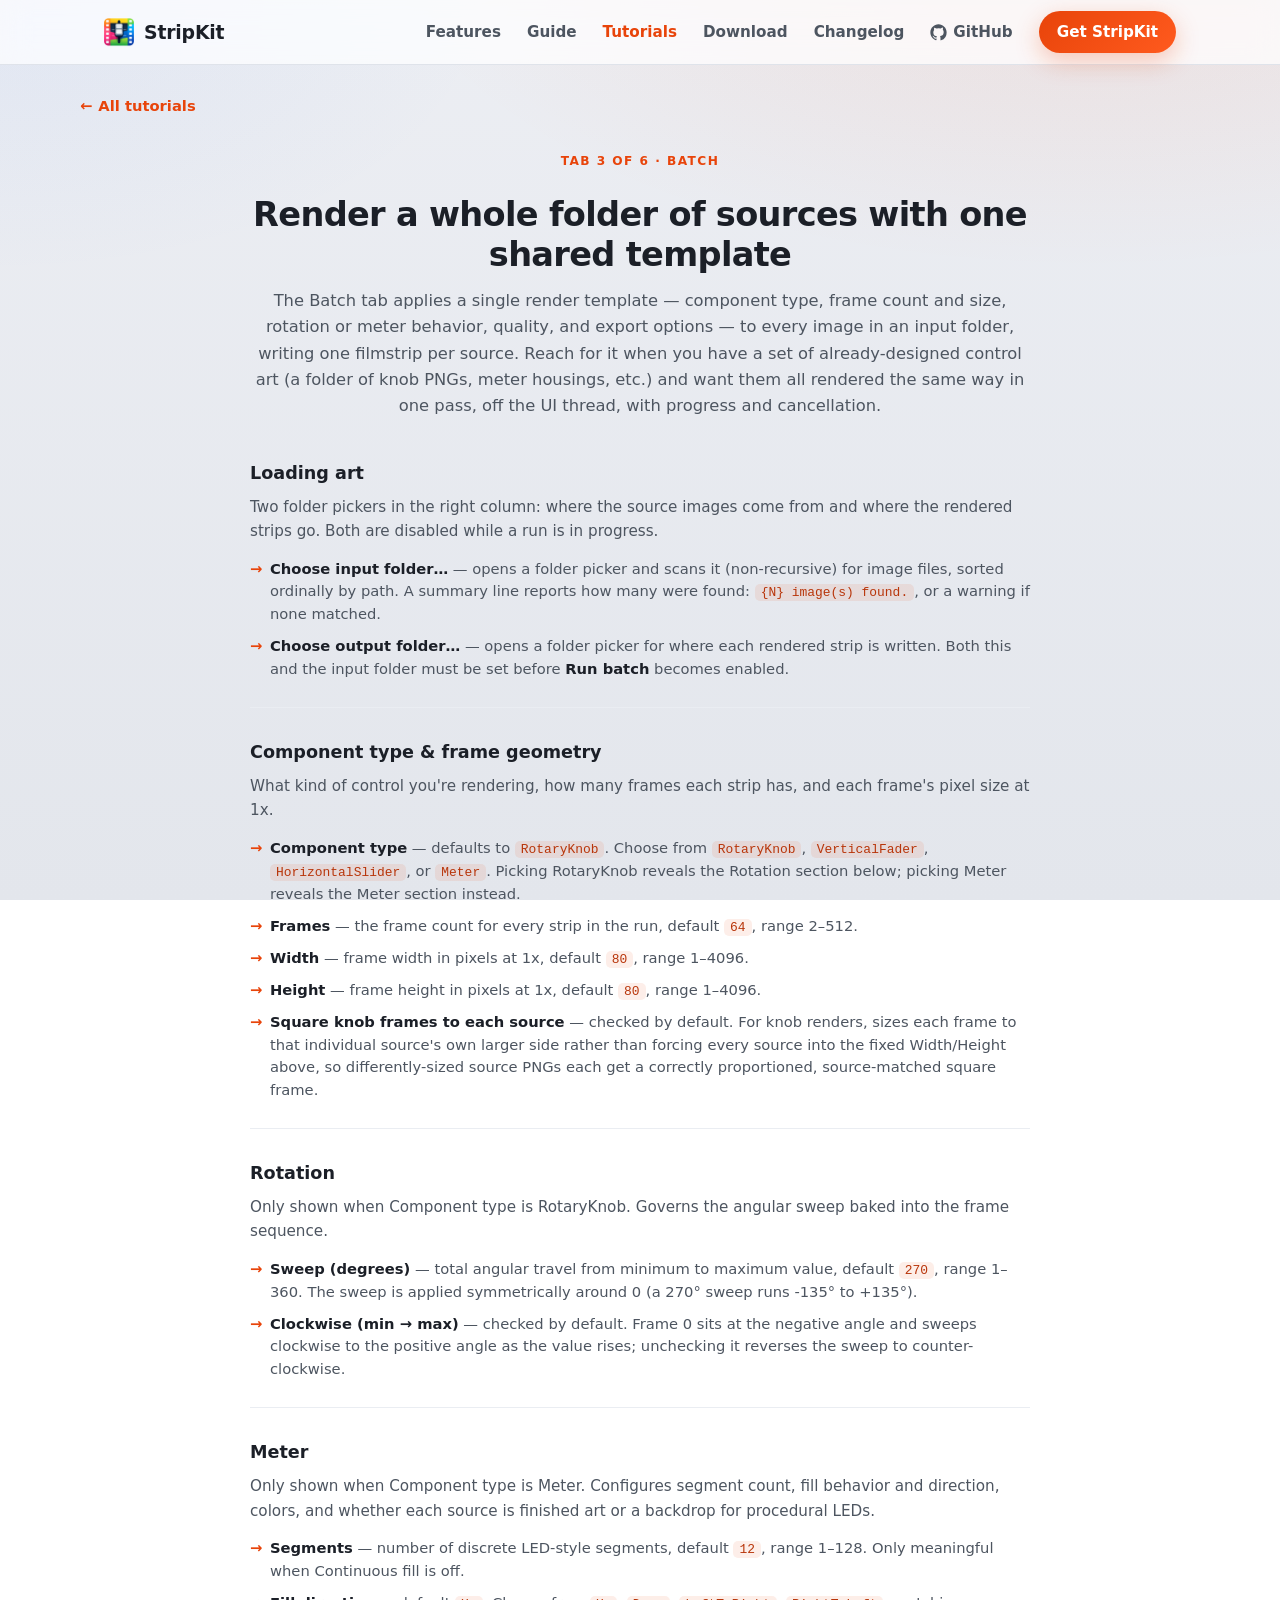
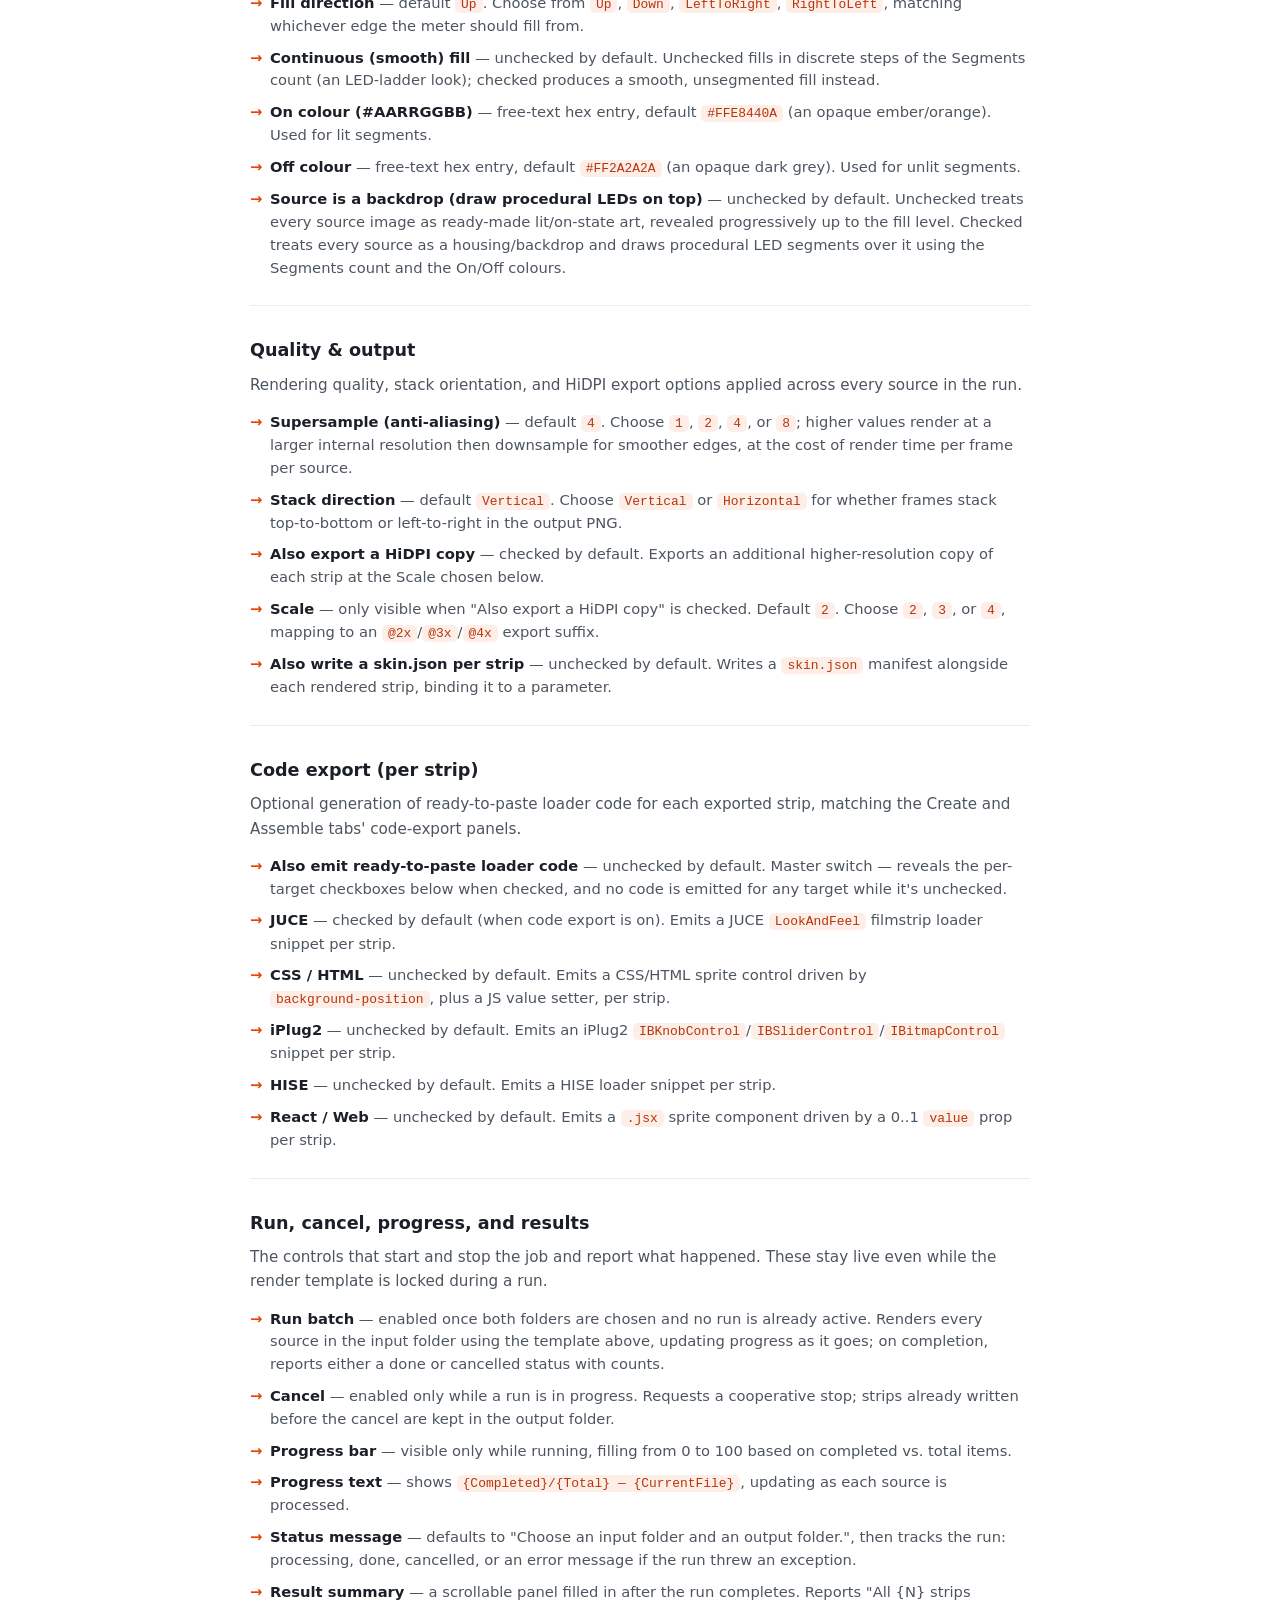
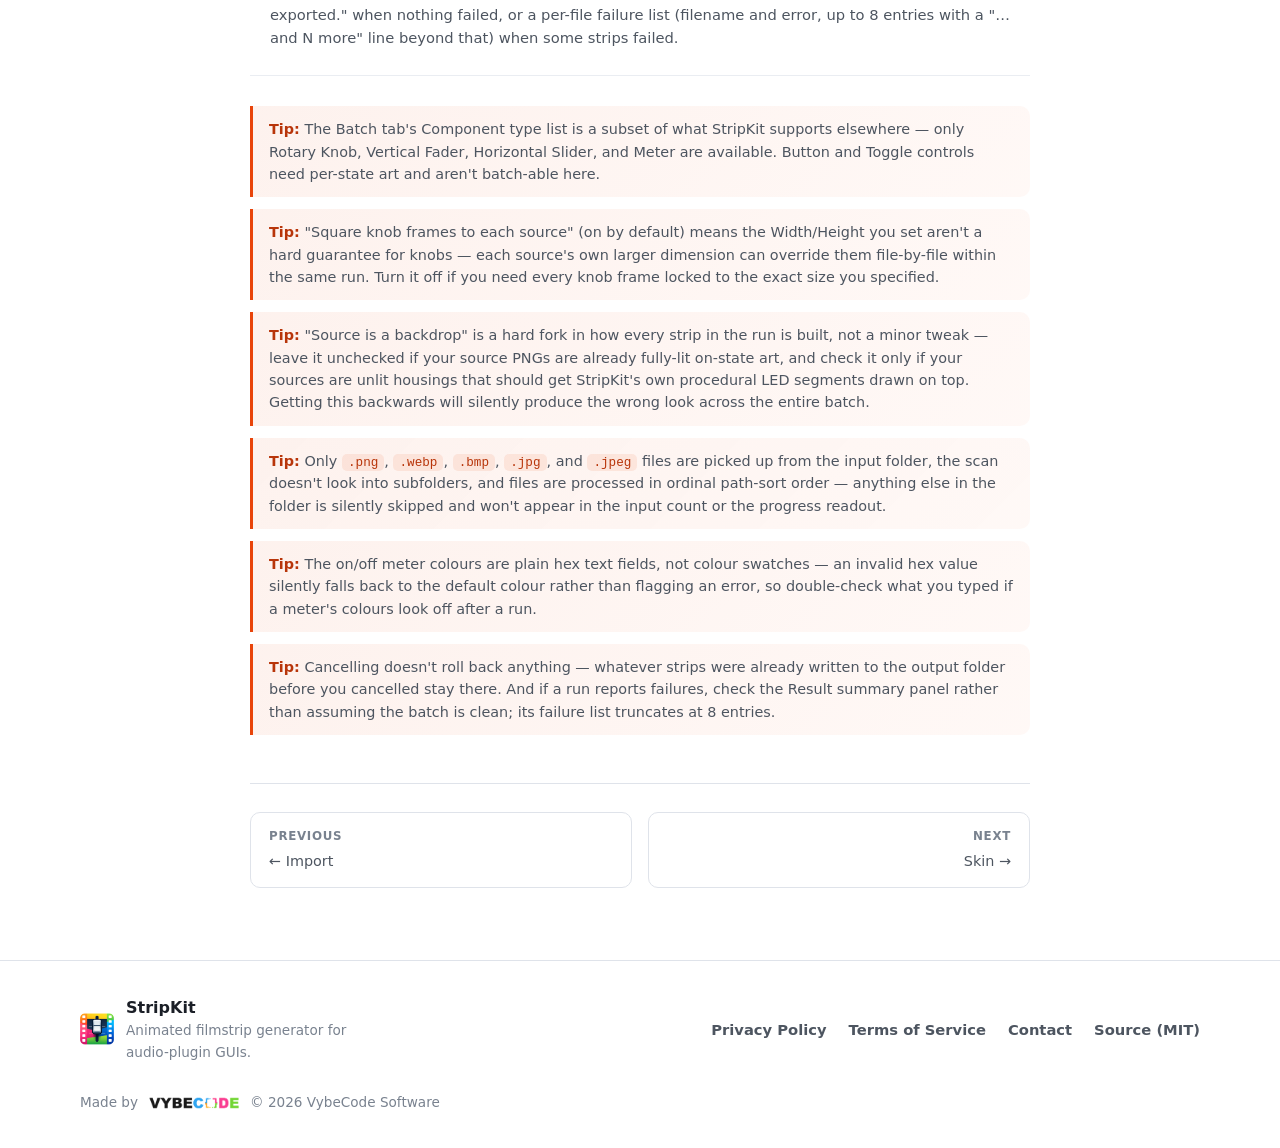
<file: tutorials-batch.html>
<!DOCTYPE html>
<html lang="en">
<head>
  <!-- Google tag (gtag.js) -->
  <script async src="https://www.googletagmanager.com/gtag/js?id=G-KEER17R9TP"></script>
  <script>
    window.dataLayer = window.dataLayer || [];
    function gtag(){dataLayer.push(arguments);}
    gtag('js', new Date());

    gtag('config', 'G-KEER17R9TP');
  </script>
  <meta charset="UTF-8" />
  <meta name="viewport" content="width=device-width, initial-scale=1.0" />
  <title>Batch Tab Tutorial — StripKit</title>
  <meta name="description" content="Render a whole folder of source images into filmstrips in one pass with StripKit's Batch tab — shared template, progress, cancel, and per-strip loader code." />
  <meta name="theme-color" content="#e8440a" />

  <!-- Open Graph -->
  <meta property="og:title" content="Batch Tab Tutorial — StripKit" />
  <meta property="og:description" content="One shared render template applied across a whole folder of sources." />
  <meta property="og:type" content="article" />
  <meta property="og:url" content="https://stripkit.pro/tutorials-batch.html" />
  <meta property="og:image" content="https://stripkit.pro/resources/screenshot.png" />

  <link rel="icon" href="favicon.ico" sizes="any" />
  <link rel="apple-touch-icon" href="resources/stripkit-icon.png" />
  <link rel="stylesheet" href="css/style.css" />
  <link rel="stylesheet" href="css/docs.css" />
</head>
<body>

  <!-- ===== Header ===== -->
  <header class="site-header" id="top">
    <div class="container header-inner">
      <a class="brand" href="index.html" aria-label="StripKit home">
        <img src="resources/stripkit-icon.png" alt="" class="brand-mark" />
        <span class="brand-name">StripKit</span>
      </a>
      <nav class="nav" aria-label="Primary">
        <a href="index.html#features">Features</a>
        <a href="getting-started.html">Guide</a>
        <a href="tutorials.html" aria-current="page">Tutorials</a>
        <a href="index.html#download">Download</a>
        <a href="changelog.html">Changelog</a>
        <a class="nav-gh" href="https://github.com/Vybecode-LTD/stripkit" target="_blank" rel="noopener"
           aria-label="StripKit on GitHub">
          <svg viewBox="0 0 24 24" aria-hidden="true"><path d="M12 .5C5.7.5.5 5.7.5 12c0 5.1 3.3 9.4 7.9 10.9.6.1.8-.2.8-.5v-1.8c-3.2.7-3.9-1.5-3.9-1.5-.5-1.3-1.3-1.7-1.3-1.7-1-.7.1-.7.1-.7 1.2.1 1.8 1.2 1.8 1.2 1 1.8 2.7 1.3 3.4 1 .1-.8.4-1.3.7-1.6-2.6-.3-5.3-1.3-5.3-5.8 0-1.3.5-2.3 1.2-3.1-.1-.3-.5-1.5.1-3.1 0 0 1-.3 3.3 1.2a11.5 11.5 0 0 1 6 0C17 4.7 18 5 18 5c.6 1.6.2 2.8.1 3.1.8.8 1.2 1.8 1.2 3.1 0 4.5-2.7 5.5-5.3 5.8.4.4.8 1.1.8 2.3v3.3c0 .3.2.7.8.5A11.5 11.5 0 0 0 23.5 12C23.5 5.7 18.3.5 12 .5z"/></svg>
          GitHub
        </a>
        <a class="btn btn-sm" href="index.html#download">Get StripKit</a>
      </nav>
    </div>
  </header>

  <main>

    <div class="container tut-crumb">
      <a href="tutorials.html">All tutorials</a>
    </div>

    <section class="tutorial-page">
      <div class="container">
        <header class="section-head tutorial-head">
          <span class="eyebrow">Tab 3 of 6 &middot; Batch</span>
          <h1>Render a whole folder of sources with one shared template</h1>
          <p>The Batch tab applies a single render template — component type, frame count and size, rotation or meter behavior, quality, and export options — to every image in an input folder, writing one filmstrip per source. Reach for it when you have a set of already-designed control art (a folder of knob PNGs, meter housings, etc.) and want them all rendered the same way in one pass, off the UI thread, with progress and cancellation.</p>
        </header>
        <div class="doc-body">

          <div class="doc-feature">
            <h3>Loading art</h3>
            <p>Two folder pickers in the right column: where the source images come from and where the rendered strips go. Both are disabled while a run is in progress.</p>
            <ul class="doc-settings">
              <li><strong>Choose input folder…</strong> — opens a folder picker and scans it (non-recursive) for image files, sorted ordinally by path. A summary line reports how many were found: <code>{N} image(s) found.</code>, or a warning if none matched.</li>
              <li><strong>Choose output folder…</strong> — opens a folder picker for where each rendered strip is written. Both this and the input folder must be set before <strong>Run batch</strong> becomes enabled.</li>
            </ul>
          </div>

          <div class="doc-feature">
            <h3>Component type &amp; frame geometry</h3>
            <p>What kind of control you're rendering, how many frames each strip has, and each frame's pixel size at 1x.</p>
            <ul class="doc-settings">
              <li><strong>Component type</strong> — defaults to <code>RotaryKnob</code>. Choose from <code>RotaryKnob</code>, <code>VerticalFader</code>, <code>HorizontalSlider</code>, or <code>Meter</code>. Picking RotaryKnob reveals the Rotation section below; picking Meter reveals the Meter section instead.</li>
              <li><strong>Frames</strong> — the frame count for every strip in the run, default <code>64</code>, range 2–512.</li>
              <li><strong>Width</strong> — frame width in pixels at 1x, default <code>80</code>, range 1–4096.</li>
              <li><strong>Height</strong> — frame height in pixels at 1x, default <code>80</code>, range 1–4096.</li>
              <li><strong>Square knob frames to each source</strong> — checked by default. For knob renders, sizes each frame to that individual source's own larger side rather than forcing every source into the fixed Width/Height above, so differently-sized source PNGs each get a correctly proportioned, source-matched square frame.</li>
            </ul>
          </div>

          <div class="doc-feature">
            <h3>Rotation</h3>
            <p>Only shown when Component type is RotaryKnob. Governs the angular sweep baked into the frame sequence.</p>
            <ul class="doc-settings">
              <li><strong>Sweep (degrees)</strong> — total angular travel from minimum to maximum value, default <code>270</code>, range 1–360. The sweep is applied symmetrically around 0 (a 270° sweep runs -135° to +135°).</li>
              <li><strong>Clockwise (min → max)</strong> — checked by default. Frame 0 sits at the negative angle and sweeps clockwise to the positive angle as the value rises; unchecking it reverses the sweep to counter-clockwise.</li>
            </ul>
          </div>

          <div class="doc-feature">
            <h3>Meter</h3>
            <p>Only shown when Component type is Meter. Configures segment count, fill behavior and direction, colors, and whether each source is finished art or a backdrop for procedural LEDs.</p>
            <ul class="doc-settings">
              <li><strong>Segments</strong> — number of discrete LED-style segments, default <code>12</code>, range 1–128. Only meaningful when Continuous fill is off.</li>
              <li><strong>Fill direction</strong> — default <code>Up</code>. Choose from <code>Up</code>, <code>Down</code>, <code>LeftToRight</code>, <code>RightToLeft</code>, matching whichever edge the meter should fill from.</li>
              <li><strong>Continuous (smooth) fill</strong> — unchecked by default. Unchecked fills in discrete steps of the Segments count (an LED-ladder look); checked produces a smooth, unsegmented fill instead.</li>
              <li><strong>On colour (#AARRGGBB)</strong> — free-text hex entry, default <code>#FFE8440A</code> (an opaque ember/orange). Used for lit segments.</li>
              <li><strong>Off colour</strong> — free-text hex entry, default <code>#FF2A2A2A</code> (an opaque dark grey). Used for unlit segments.</li>
              <li><strong>Source is a backdrop (draw procedural LEDs on top)</strong> — unchecked by default. Unchecked treats every source image as ready-made lit/on-state art, revealed progressively up to the fill level. Checked treats every source as a housing/backdrop and draws procedural LED segments over it using the Segments count and the On/Off colours.</li>
            </ul>
          </div>

          <div class="doc-feature">
            <h3>Quality &amp; output</h3>
            <p>Rendering quality, stack orientation, and HiDPI export options applied across every source in the run.</p>
            <ul class="doc-settings">
              <li><strong>Supersample (anti-aliasing)</strong> — default <code>4</code>. Choose <code>1</code>, <code>2</code>, <code>4</code>, or <code>8</code>; higher values render at a larger internal resolution then downsample for smoother edges, at the cost of render time per frame per source.</li>
              <li><strong>Stack direction</strong> — default <code>Vertical</code>. Choose <code>Vertical</code> or <code>Horizontal</code> for whether frames stack top-to-bottom or left-to-right in the output PNG.</li>
              <li><strong>Also export a HiDPI copy</strong> — checked by default. Exports an additional higher-resolution copy of each strip at the Scale chosen below.</li>
              <li><strong>Scale</strong> — only visible when "Also export a HiDPI copy" is checked. Default <code>2</code>. Choose <code>2</code>, <code>3</code>, or <code>4</code>, mapping to an <code>@2x</code>/<code>@3x</code>/<code>@4x</code> export suffix.</li>
              <li><strong>Also write a skin.json per strip</strong> — unchecked by default. Writes a <code>skin.json</code> manifest alongside each rendered strip, binding it to a parameter.</li>
            </ul>
          </div>

          <div class="doc-feature">
            <h3>Code export (per strip)</h3>
            <p>Optional generation of ready-to-paste loader code for each exported strip, matching the Create and Assemble tabs' code-export panels.</p>
            <ul class="doc-settings">
              <li><strong>Also emit ready-to-paste loader code</strong> — unchecked by default. Master switch — reveals the per-target checkboxes below when checked, and no code is emitted for any target while it's unchecked.</li>
              <li><strong>JUCE</strong> — checked by default (when code export is on). Emits a JUCE <code>LookAndFeel</code> filmstrip loader snippet per strip.</li>
              <li><strong>CSS / HTML</strong> — unchecked by default. Emits a CSS/HTML sprite control driven by <code>background-position</code>, plus a JS value setter, per strip.</li>
              <li><strong>iPlug2</strong> — unchecked by default. Emits an iPlug2 <code>IBKnobControl</code>/<code>IBSliderControl</code>/<code>IBitmapControl</code> snippet per strip.</li>
              <li><strong>HISE</strong> — unchecked by default. Emits a HISE loader snippet per strip.</li>
              <li><strong>React / Web</strong> — unchecked by default. Emits a <code>.jsx</code> sprite component driven by a 0..1 <code>value</code> prop per strip.</li>
            </ul>
          </div>

          <div class="doc-feature">
            <h3>Run, cancel, progress, and results</h3>
            <p>The controls that start and stop the job and report what happened. These stay live even while the render template is locked during a run.</p>
            <ul class="doc-settings">
              <li><strong>Run batch</strong> — enabled once both folders are chosen and no run is already active. Renders every source in the input folder using the template above, updating progress as it goes; on completion, reports either a done or cancelled status with counts.</li>
              <li><strong>Cancel</strong> — enabled only while a run is in progress. Requests a cooperative stop; strips already written before the cancel are kept in the output folder.</li>
              <li><strong>Progress bar</strong> — visible only while running, filling from 0 to 100 based on completed vs. total items.</li>
              <li><strong>Progress text</strong> — shows <code>{Completed}/{Total} — {CurrentFile}</code>, updating as each source is processed.</li>
              <li><strong>Status message</strong> — defaults to "Choose an input folder and an output folder.", then tracks the run: processing, done, cancelled, or an error message if the run threw an exception.</li>
              <li><strong>Result summary</strong> — a scrollable panel filled in after the run completes. Reports "All {N} strips exported." when nothing failed, or a per-file failure list (filename and error, up to 8 entries with a "…and N more" line beyond that) when some strips failed.</li>
            </ul>
          </div>

          <div class="tip"><strong>Tip:</strong> The Batch tab's Component type list is a subset of what StripKit supports elsewhere — only Rotary Knob, Vertical Fader, Horizontal Slider, and Meter are available. Button and Toggle controls need per-state art and aren't batch-able here.</div>

          <div class="tip"><strong>Tip:</strong> "Square knob frames to each source" (on by default) means the Width/Height you set aren't a hard guarantee for knobs — each source's own larger dimension can override them file-by-file within the same run. Turn it off if you need every knob frame locked to the exact size you specified.</div>

          <div class="tip"><strong>Tip:</strong> "Source is a backdrop" is a hard fork in how every strip in the run is built, not a minor tweak — leave it unchecked if your source PNGs are already fully-lit on-state art, and check it only if your sources are unlit housings that should get StripKit's own procedural LED segments drawn on top. Getting this backwards will silently produce the wrong look across the entire batch.</div>

          <div class="tip"><strong>Tip:</strong> Only <code>.png</code>, <code>.webp</code>, <code>.bmp</code>, <code>.jpg</code>, and <code>.jpeg</code> files are picked up from the input folder, the scan doesn't look into subfolders, and files are processed in ordinal path-sort order — anything else in the folder is silently skipped and won't appear in the input count or the progress readout.</div>

          <div class="tip"><strong>Tip:</strong> The on/off meter colours are plain hex text fields, not colour swatches — an invalid hex value silently falls back to the default colour rather than flagging an error, so double-check what you typed if a meter's colours look off after a run.</div>

          <div class="tip"><strong>Tip:</strong> Cancelling doesn't roll back anything — whatever strips were already written to the output folder before you cancelled stay there. And if a run reports failures, check the Result summary panel rather than assuming the batch is clean; its failure list truncates at 8 entries.</div>

        </div>

        <nav class="tut-pager" aria-label="Tutorial navigation">
          <a class="pager-prev" href="tutorials-import.html"><span class="pager-label">Previous</span>&larr; Import</a>
          <a class="pager-next" href="tutorials-skin.html"><span class="pager-label">Next</span>Skin &rarr;</a>
        </nav>
      </div>
    </section>

  </main>

  <!-- ===== Footer ===== -->
  <footer class="site-footer">
    <div class="container footer-inner">
      <div class="footer-brand">
        <img src="resources/stripkit-icon.png" alt="" class="footer-mark" />
        <div>
          <div class="footer-name">StripKit</div>
          <div class="footer-tag">Animated filmstrip generator for audio-plugin GUIs.</div>
        </div>
      </div>
      <nav class="footer-links" aria-label="Footer">
        <a href="privacy.html">Privacy Policy</a>
        <a href="terms.html">Terms of Service</a>
        <a href="contact.html">Contact</a>
        <a href="https://github.com/Vybecode-LTD/stripkit" target="_blank" rel="noopener">Source (MIT)</a>
      </nav>
      <div class="footer-maker">
        <span>Made by</span>
        <a href="https://vybeco.de" target="_blank" rel="noopener" class="maker-link">
          <img src="resources/vybeco-logo.png" alt="VybeCode" class="maker-logo" />
        </a>
        <span class="footer-copy">© <span id="year">2026</span> VybeCode Software</span>
      </div>
    </div>
  </footer>

  <script>
    document.getElementById("year").textContent = new Date().getFullYear();
  </script>

</body>
</html>
</file>
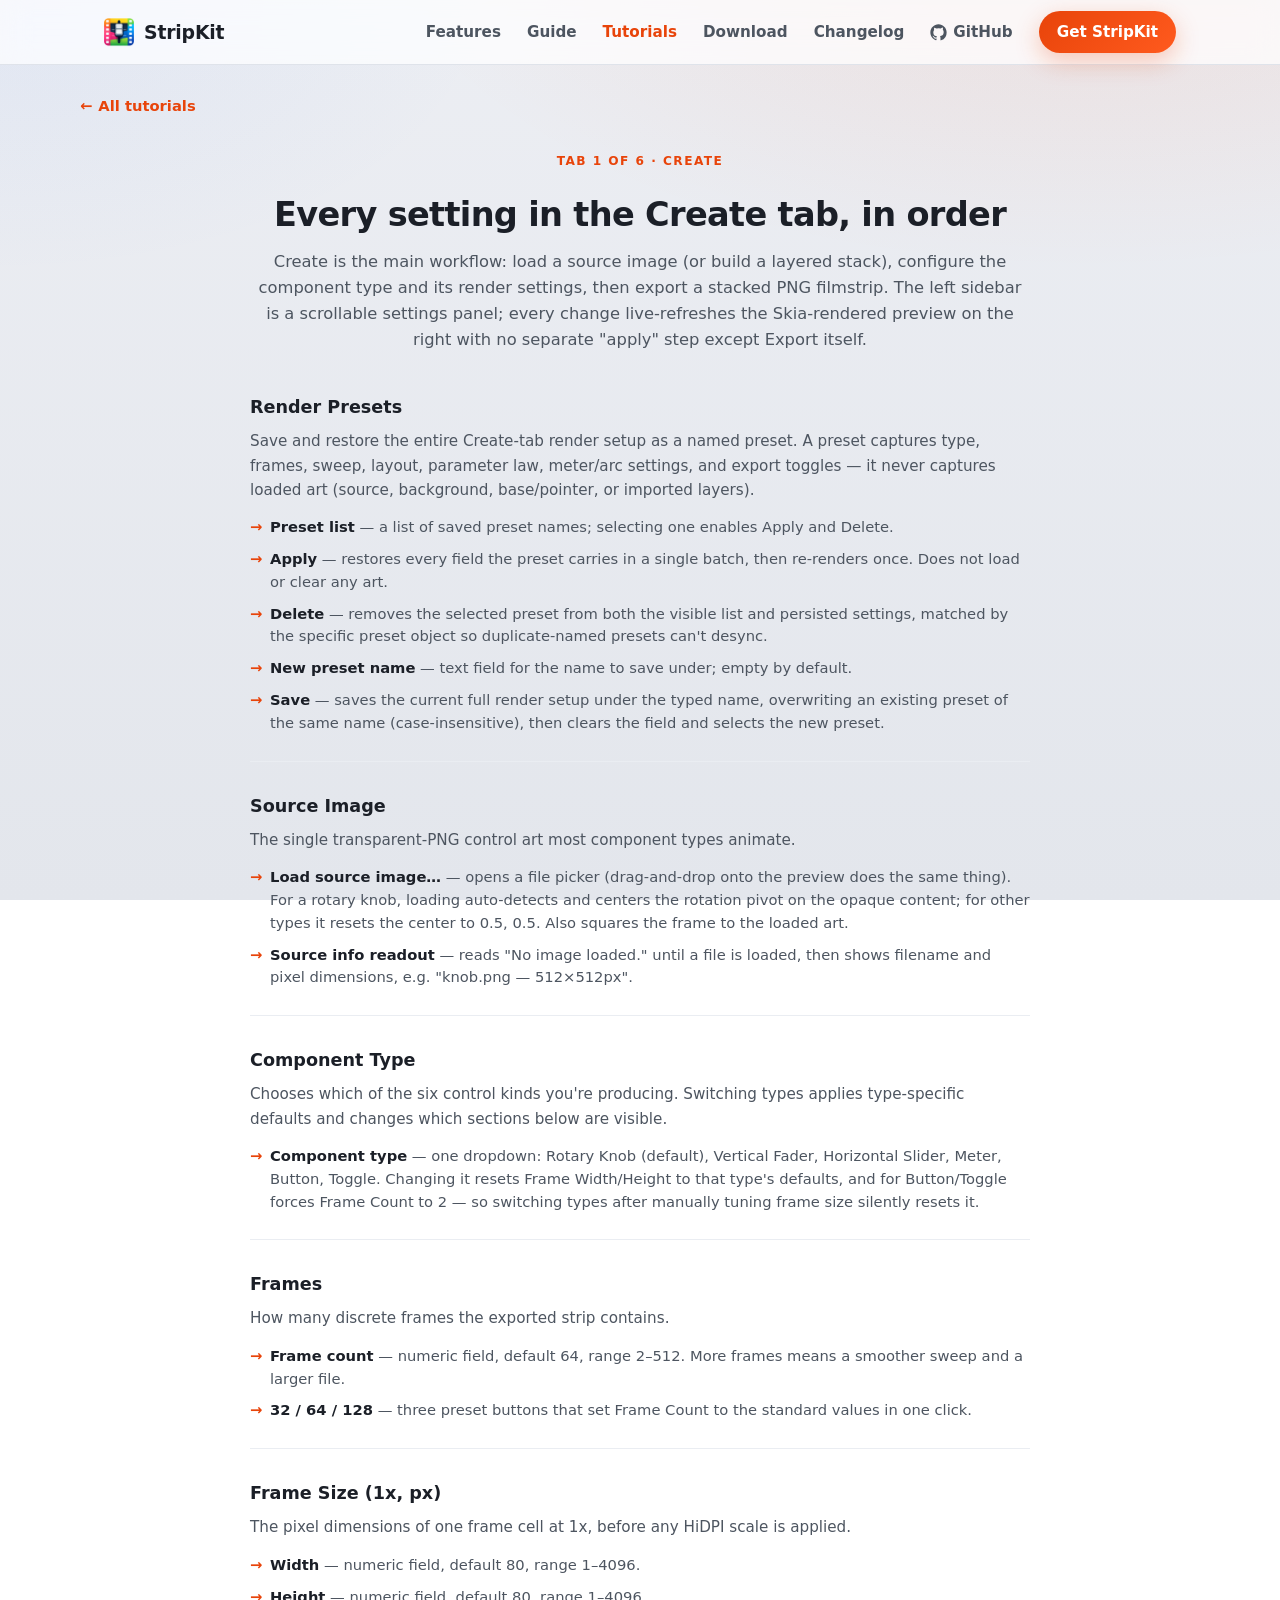
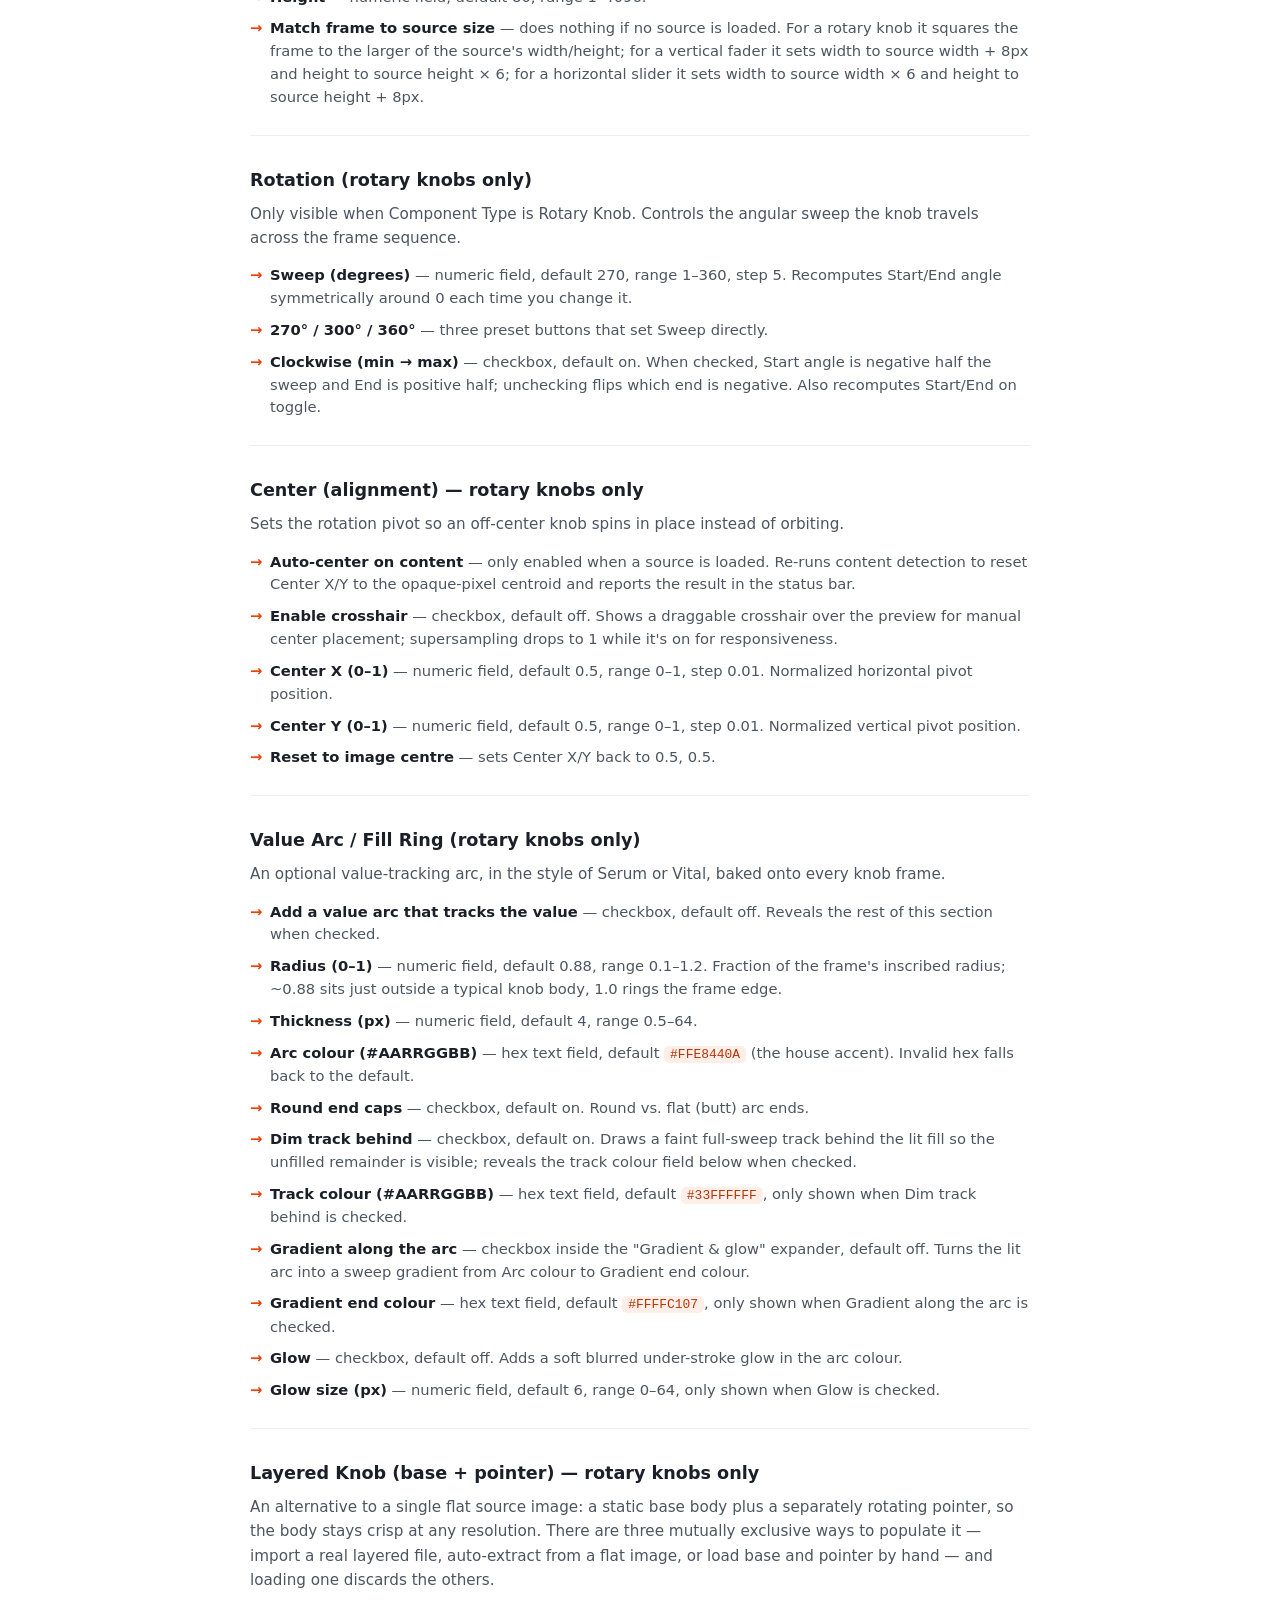
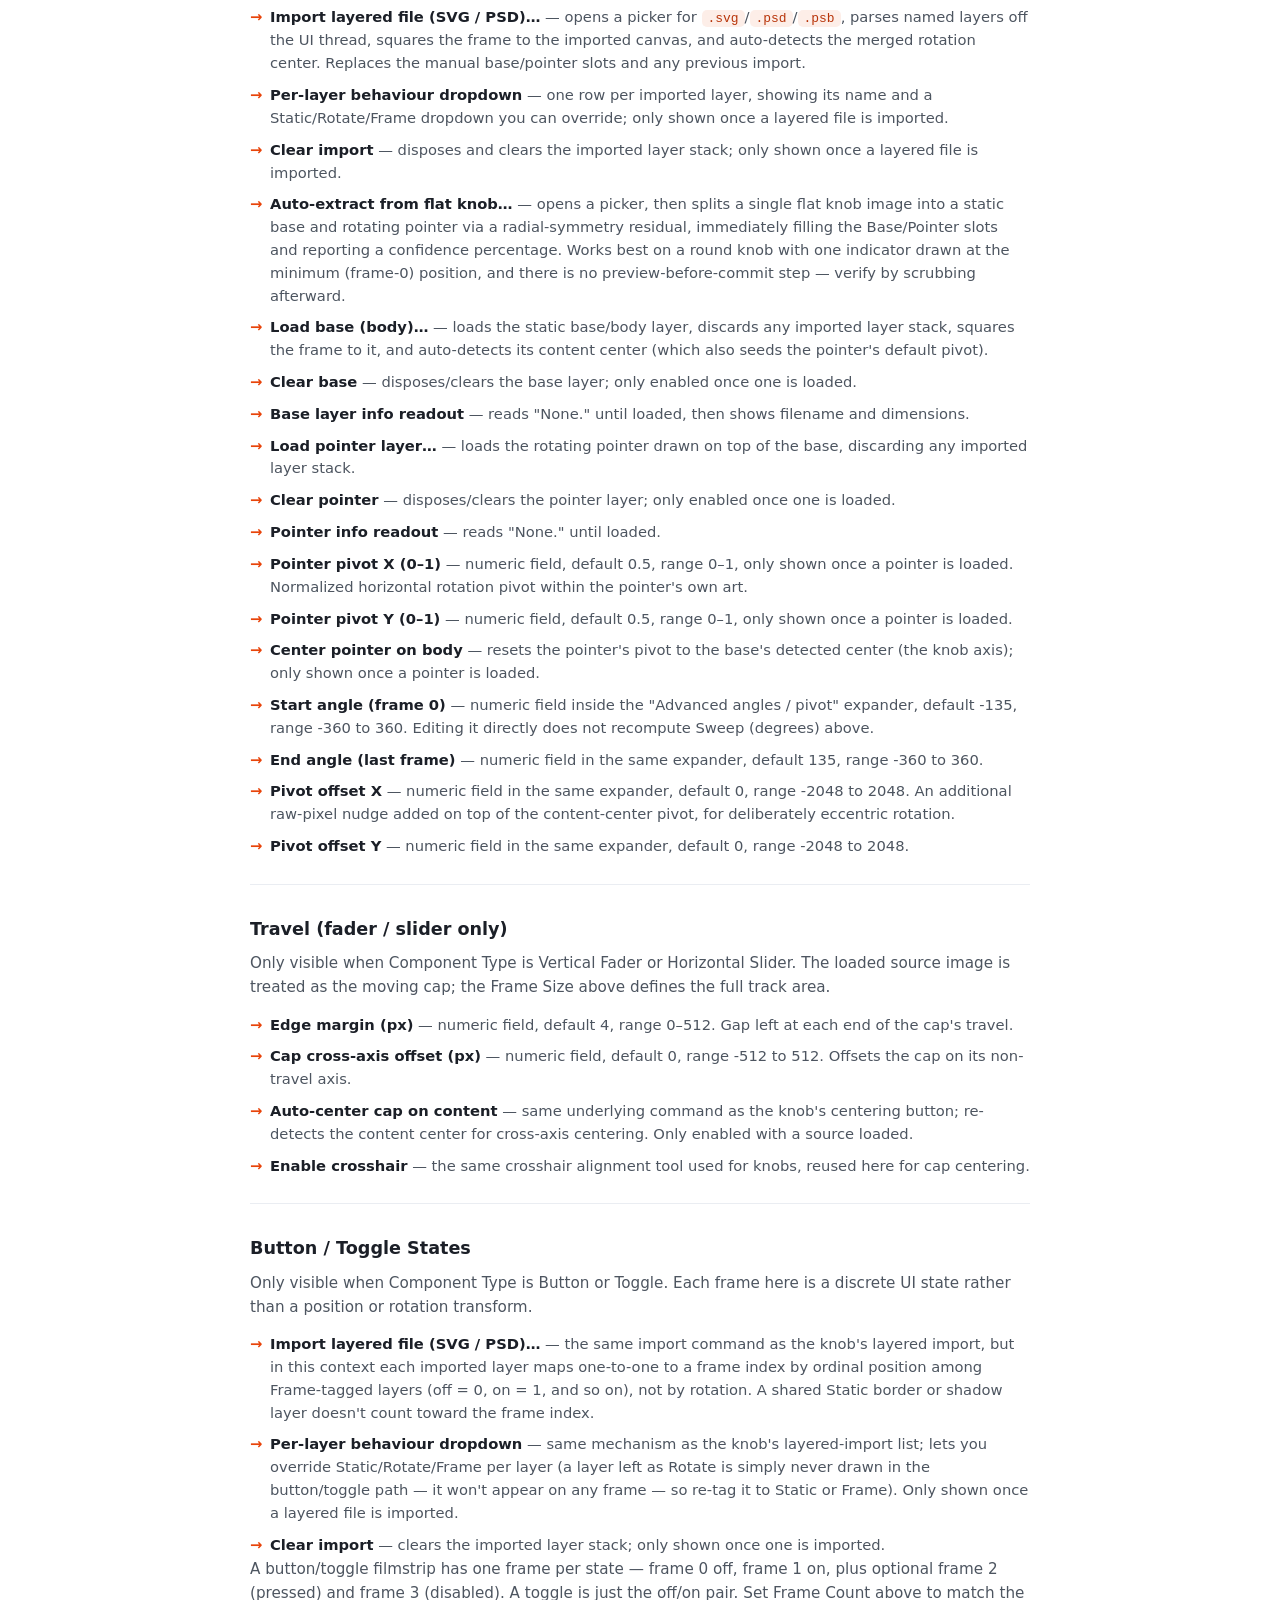
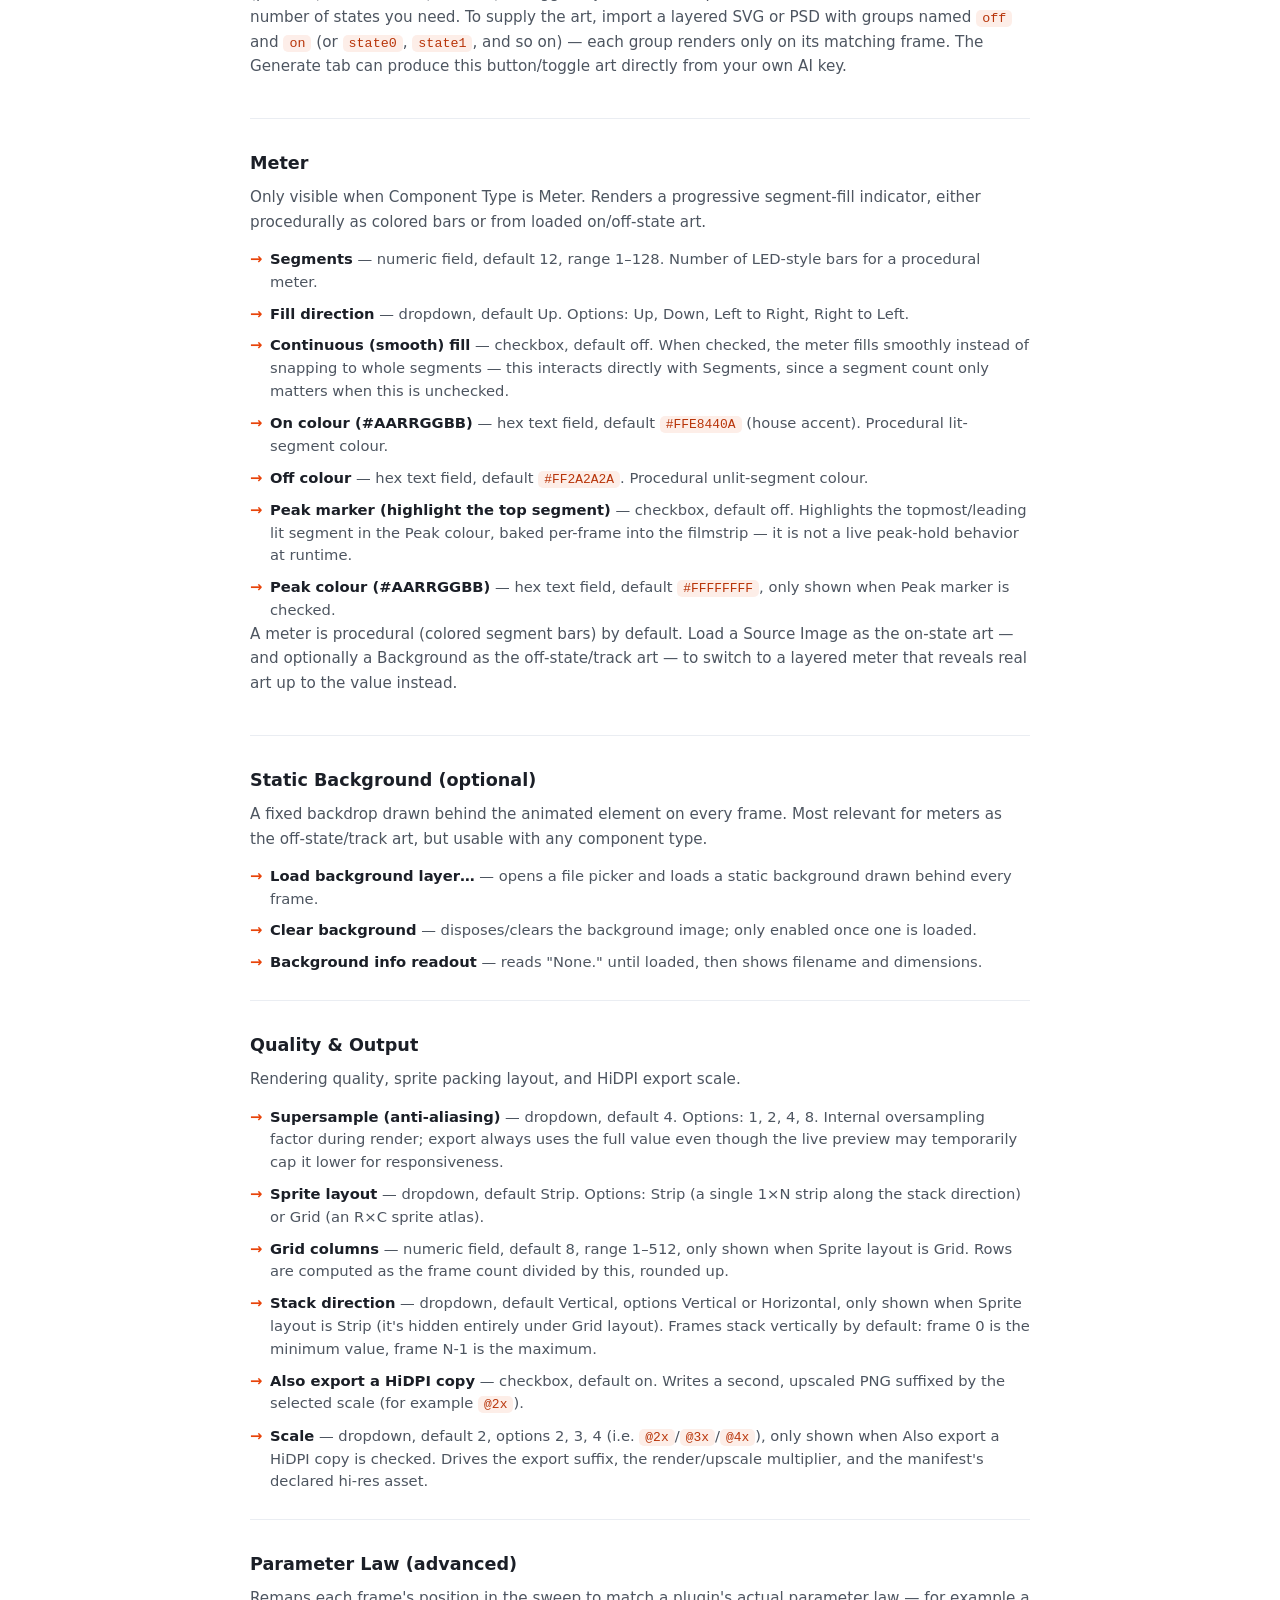
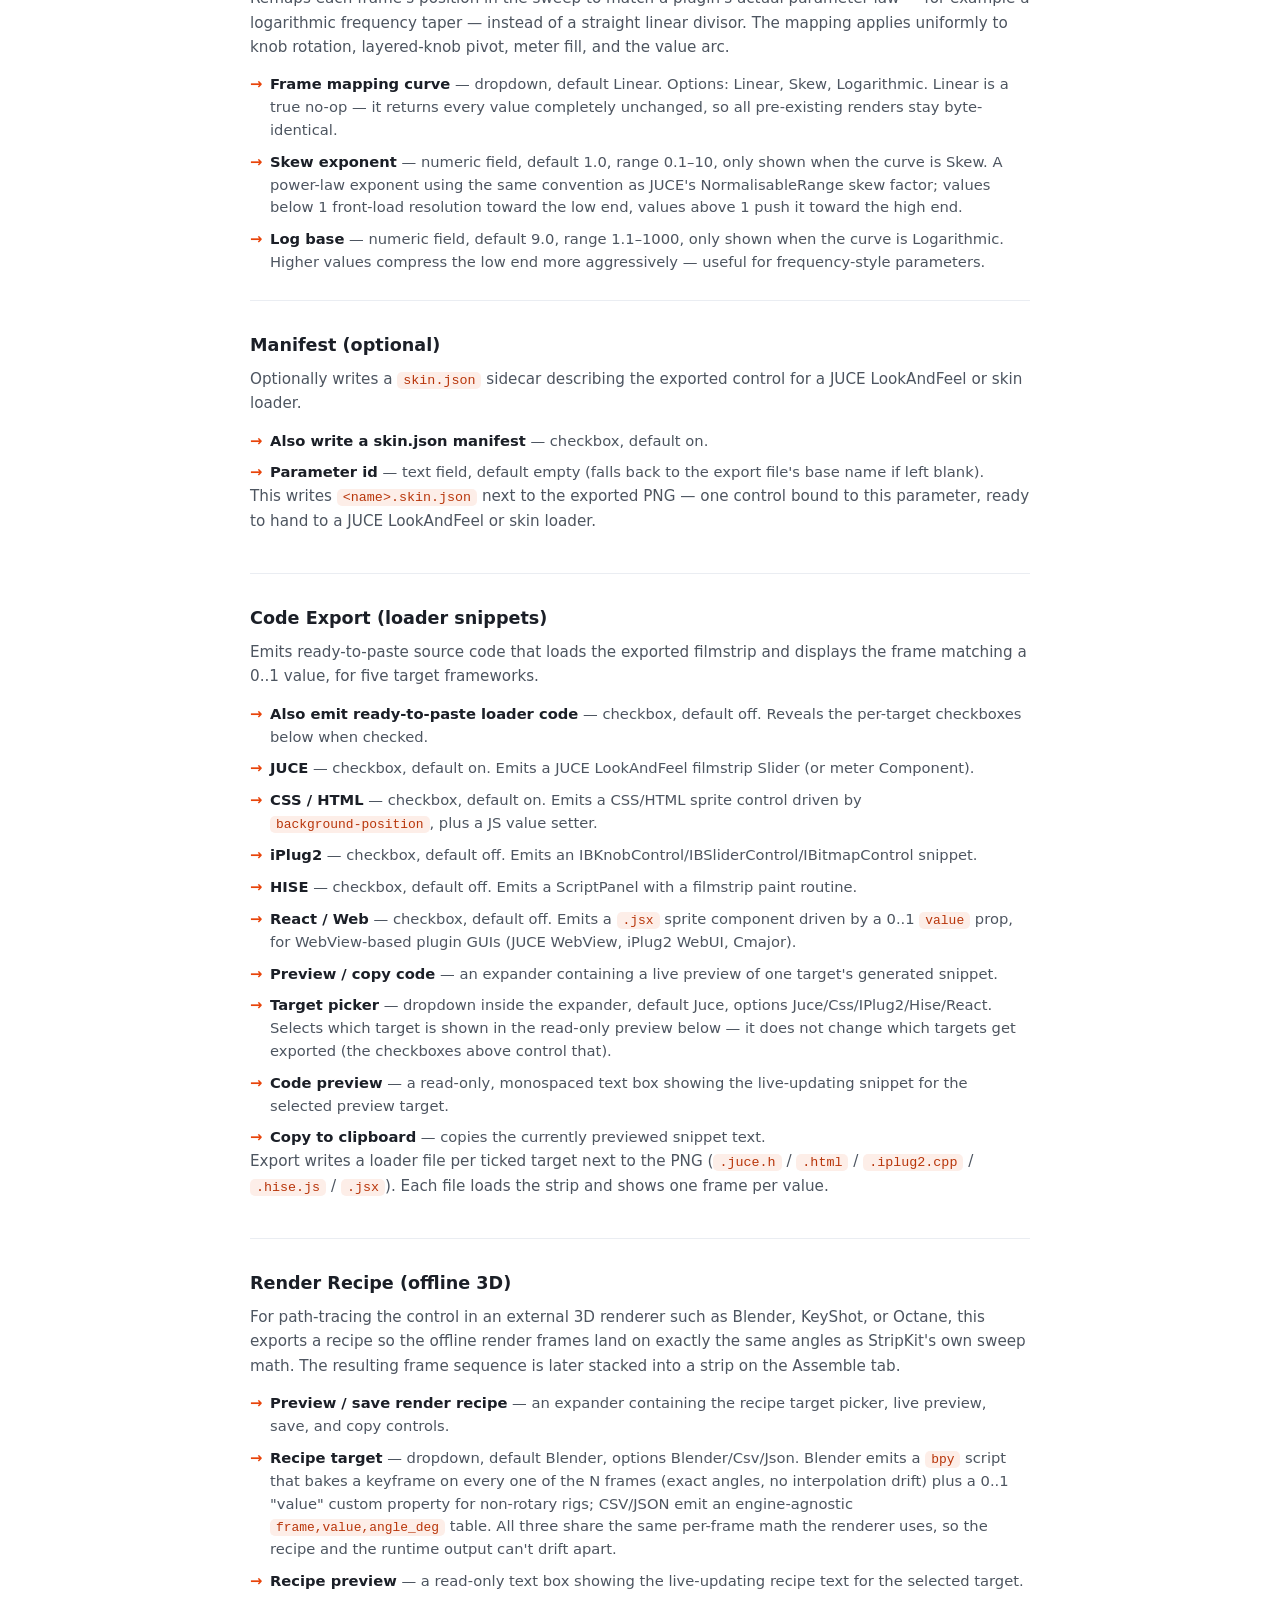
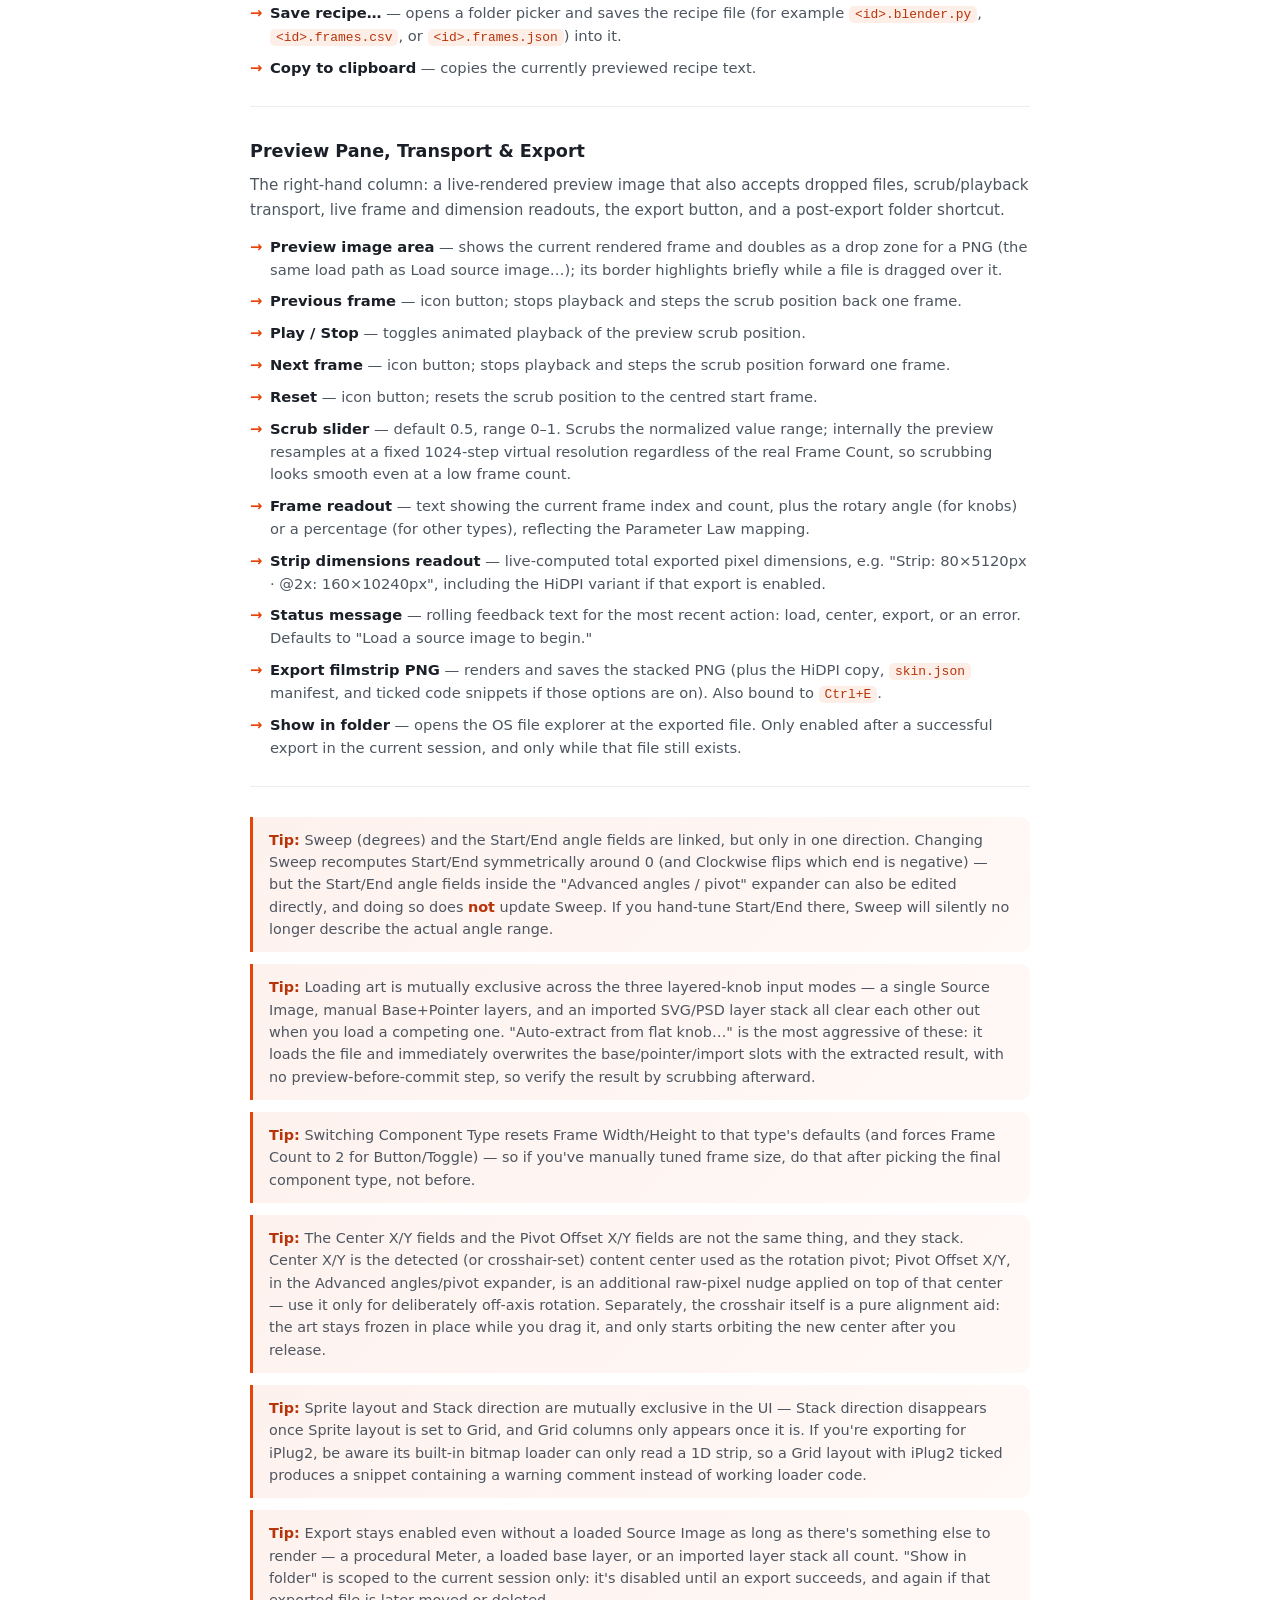
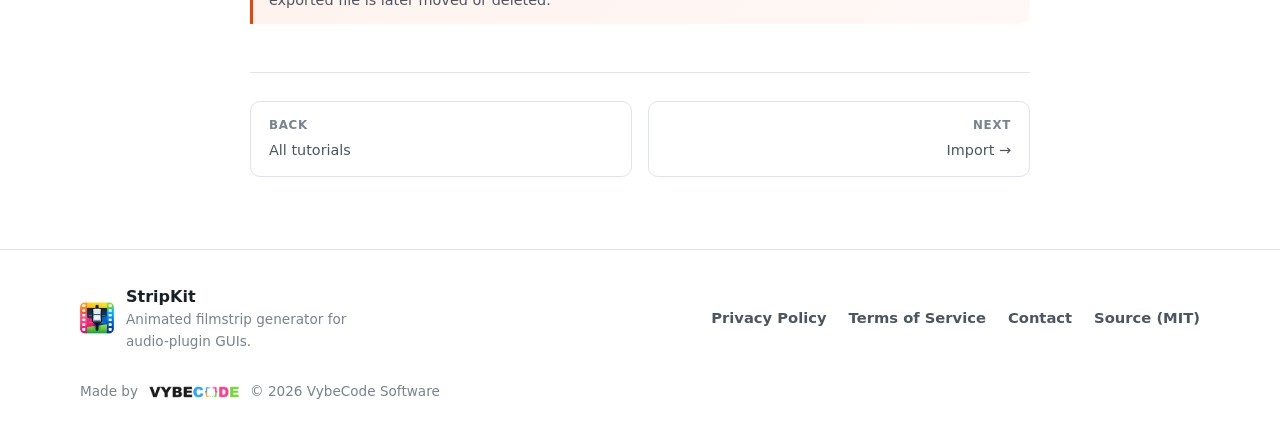
<file: tutorials-create.html>
<!DOCTYPE html>
<html lang="en">
<head>
  <!-- Google tag (gtag.js) -->
  <script async src="https://www.googletagmanager.com/gtag/js?id=G-KEER17R9TP"></script>
  <script>
    window.dataLayer = window.dataLayer || [];
    function gtag(){dataLayer.push(arguments);}
    gtag('js', new Date());

    gtag('config', 'G-KEER17R9TP');
  </script>
  <meta charset="UTF-8" />
  <meta name="viewport" content="width=device-width, initial-scale=1.0" />
  <title>Create Tab Tutorial — StripKit</title>
  <meta name="description" content="Every setting in the StripKit Create tab: source art, component type, frames, rotation, alignment, value arc, layered knobs, meters, quality, parameter law, manifest, code export, and render recipe." />
  <meta name="theme-color" content="#e8440a" />

  <!-- Open Graph -->
  <meta property="og:title" content="Create Tab Tutorial — StripKit" />
  <meta property="og:description" content="Every setting in the Create tab, in order — the main StripKit workflow." />
  <meta property="og:type" content="article" />
  <meta property="og:url" content="https://stripkit.pro/tutorials-create.html" />
  <meta property="og:image" content="https://stripkit.pro/resources/screenshot.png" />

  <link rel="icon" href="favicon.ico" sizes="any" />
  <link rel="apple-touch-icon" href="resources/stripkit-icon.png" />
  <link rel="stylesheet" href="css/style.css" />
  <link rel="stylesheet" href="css/docs.css" />
</head>
<body>

  <!-- ===== Header ===== -->
  <header class="site-header" id="top">
    <div class="container header-inner">
      <a class="brand" href="index.html" aria-label="StripKit home">
        <img src="resources/stripkit-icon.png" alt="" class="brand-mark" />
        <span class="brand-name">StripKit</span>
      </a>
      <nav class="nav" aria-label="Primary">
        <a href="index.html#features">Features</a>
        <a href="getting-started.html">Guide</a>
        <a href="tutorials.html" aria-current="page">Tutorials</a>
        <a href="index.html#download">Download</a>
        <a href="changelog.html">Changelog</a>
        <a class="nav-gh" href="https://github.com/Vybecode-LTD/stripkit" target="_blank" rel="noopener"
           aria-label="StripKit on GitHub">
          <svg viewBox="0 0 24 24" aria-hidden="true"><path d="M12 .5C5.7.5.5 5.7.5 12c0 5.1 3.3 9.4 7.9 10.9.6.1.8-.2.8-.5v-1.8c-3.2.7-3.9-1.5-3.9-1.5-.5-1.3-1.3-1.7-1.3-1.7-1-.7.1-.7.1-.7 1.2.1 1.8 1.2 1.8 1.2 1 1.8 2.7 1.3 3.4 1 .1-.8.4-1.3.7-1.6-2.6-.3-5.3-1.3-5.3-5.8 0-1.3.5-2.3 1.2-3.1-.1-.3-.5-1.5.1-3.1 0 0 1-.3 3.3 1.2a11.5 11.5 0 0 1 6 0C17 4.7 18 5 18 5c.6 1.6.2 2.8.1 3.1.8.8 1.2 1.8 1.2 3.1 0 4.5-2.7 5.5-5.3 5.8.4.4.8 1.1.8 2.3v3.3c0 .3.2.7.8.5A11.5 11.5 0 0 0 23.5 12C23.5 5.7 18.3.5 12 .5z"/></svg>
          GitHub
        </a>
        <a class="btn btn-sm" href="index.html#download">Get StripKit</a>
      </nav>
    </div>
  </header>

  <main>

    <div class="container tut-crumb">
      <a href="tutorials.html">All tutorials</a>
    </div>

    <section class="tutorial-page">
      <div class="container">
        <header class="section-head tutorial-head">
          <span class="eyebrow">Tab 1 of 6 &middot; Create</span>
          <h1>Every setting in the Create tab, in order</h1>
          <p>Create is the main workflow: load a source image (or build a layered stack), configure the component type and its render settings, then export a stacked PNG filmstrip. The left sidebar is a scrollable settings panel; every change live-refreshes the Skia-rendered preview on the right with no separate "apply" step except Export itself.</p>
        </header>
        <div class="doc-body">

          <div class="doc-feature">
            <h3>Render Presets</h3>
            <p>Save and restore the entire Create-tab render setup as a named preset. A preset captures type, frames, sweep, layout, parameter law, meter/arc settings, and export toggles — it never captures loaded art (source, background, base/pointer, or imported layers).</p>
            <ul class="doc-settings">
              <li><strong>Preset list</strong> — a list of saved preset names; selecting one enables Apply and Delete.</li>
              <li><strong>Apply</strong> — restores every field the preset carries in a single batch, then re-renders once. Does not load or clear any art.</li>
              <li><strong>Delete</strong> — removes the selected preset from both the visible list and persisted settings, matched by the specific preset object so duplicate-named presets can't desync.</li>
              <li><strong>New preset name</strong> — text field for the name to save under; empty by default.</li>
              <li><strong>Save</strong> — saves the current full render setup under the typed name, overwriting an existing preset of the same name (case-insensitive), then clears the field and selects the new preset.</li>
            </ul>
          </div>

          <div class="doc-feature">
            <h3>Source Image</h3>
            <p>The single transparent-PNG control art most component types animate.</p>
            <ul class="doc-settings">
              <li><strong>Load source image&hellip;</strong> — opens a file picker (drag-and-drop onto the preview does the same thing). For a rotary knob, loading auto-detects and centers the rotation pivot on the opaque content; for other types it resets the center to 0.5, 0.5. Also squares the frame to the loaded art.</li>
              <li><strong>Source info readout</strong> — reads "No image loaded." until a file is loaded, then shows filename and pixel dimensions, e.g. "knob.png — 512&times;512px".</li>
            </ul>
          </div>

          <div class="doc-feature">
            <h3>Component Type</h3>
            <p>Chooses which of the six control kinds you're producing. Switching types applies type-specific defaults and changes which sections below are visible.</p>
            <ul class="doc-settings">
              <li><strong>Component type</strong> — one dropdown: Rotary Knob (default), Vertical Fader, Horizontal Slider, Meter, Button, Toggle. Changing it resets Frame Width/Height to that type's defaults, and for Button/Toggle forces Frame Count to 2 — so switching types after manually tuning frame size silently resets it.</li>
            </ul>
          </div>

          <div class="doc-feature">
            <h3>Frames</h3>
            <p>How many discrete frames the exported strip contains.</p>
            <ul class="doc-settings">
              <li><strong>Frame count</strong> — numeric field, default 64, range 2&ndash;512. More frames means a smoother sweep and a larger file.</li>
              <li><strong>32 / 64 / 128</strong> — three preset buttons that set Frame Count to the standard values in one click.</li>
            </ul>
          </div>

          <div class="doc-feature">
            <h3>Frame Size (1x, px)</h3>
            <p>The pixel dimensions of one frame cell at 1x, before any HiDPI scale is applied.</p>
            <ul class="doc-settings">
              <li><strong>Width</strong> — numeric field, default 80, range 1&ndash;4096.</li>
              <li><strong>Height</strong> — numeric field, default 80, range 1&ndash;4096.</li>
              <li><strong>Match frame to source size</strong> — does nothing if no source is loaded. For a rotary knob it squares the frame to the larger of the source's width/height; for a vertical fader it sets width to source width + 8px and height to source height &times; 6; for a horizontal slider it sets width to source width &times; 6 and height to source height + 8px.</li>
            </ul>
          </div>

          <div class="doc-feature">
            <h3>Rotation (rotary knobs only)</h3>
            <p>Only visible when Component Type is Rotary Knob. Controls the angular sweep the knob travels across the frame sequence.</p>
            <ul class="doc-settings">
              <li><strong>Sweep (degrees)</strong> — numeric field, default 270, range 1&ndash;360, step 5. Recomputes Start/End angle symmetrically around 0 each time you change it.</li>
              <li><strong>270&deg; / 300&deg; / 360&deg;</strong> — three preset buttons that set Sweep directly.</li>
              <li><strong>Clockwise (min &rarr; max)</strong> — checkbox, default on. When checked, Start angle is negative half the sweep and End is positive half; unchecking flips which end is negative. Also recomputes Start/End on toggle.</li>
            </ul>
          </div>

          <div class="doc-feature">
            <h3>Center (alignment) &mdash; rotary knobs only</h3>
            <p>Sets the rotation pivot so an off-center knob spins in place instead of orbiting.</p>
            <ul class="doc-settings">
              <li><strong>Auto-center on content</strong> — only enabled when a source is loaded. Re-runs content detection to reset Center X/Y to the opaque-pixel centroid and reports the result in the status bar.</li>
              <li><strong>Enable crosshair</strong> — checkbox, default off. Shows a draggable crosshair over the preview for manual center placement; supersampling drops to 1 while it's on for responsiveness.</li>
              <li><strong>Center X (0&ndash;1)</strong> — numeric field, default 0.5, range 0&ndash;1, step 0.01. Normalized horizontal pivot position.</li>
              <li><strong>Center Y (0&ndash;1)</strong> — numeric field, default 0.5, range 0&ndash;1, step 0.01. Normalized vertical pivot position.</li>
              <li><strong>Reset to image centre</strong> — sets Center X/Y back to 0.5, 0.5.</li>
            </ul>
          </div>

          <div class="doc-feature">
            <h3>Value Arc / Fill Ring (rotary knobs only)</h3>
            <p>An optional value-tracking arc, in the style of Serum or Vital, baked onto every knob frame.</p>
            <ul class="doc-settings">
              <li><strong>Add a value arc that tracks the value</strong> — checkbox, default off. Reveals the rest of this section when checked.</li>
              <li><strong>Radius (0&ndash;1)</strong> — numeric field, default 0.88, range 0.1&ndash;1.2. Fraction of the frame's inscribed radius; ~0.88 sits just outside a typical knob body, 1.0 rings the frame edge.</li>
              <li><strong>Thickness (px)</strong> — numeric field, default 4, range 0.5&ndash;64.</li>
              <li><strong>Arc colour (#AARRGGBB)</strong> — hex text field, default <code>#FFE8440A</code> (the house accent). Invalid hex falls back to the default.</li>
              <li><strong>Round end caps</strong> — checkbox, default on. Round vs. flat (butt) arc ends.</li>
              <li><strong>Dim track behind</strong> — checkbox, default on. Draws a faint full-sweep track behind the lit fill so the unfilled remainder is visible; reveals the track colour field below when checked.</li>
              <li><strong>Track colour (#AARRGGBB)</strong> — hex text field, default <code>#33FFFFFF</code>, only shown when Dim track behind is checked.</li>
              <li><strong>Gradient along the arc</strong> — checkbox inside the "Gradient &amp; glow" expander, default off. Turns the lit arc into a sweep gradient from Arc colour to Gradient end colour.</li>
              <li><strong>Gradient end colour</strong> — hex text field, default <code>#FFFFC107</code>, only shown when Gradient along the arc is checked.</li>
              <li><strong>Glow</strong> — checkbox, default off. Adds a soft blurred under-stroke glow in the arc colour.</li>
              <li><strong>Glow size (px)</strong> — numeric field, default 6, range 0&ndash;64, only shown when Glow is checked.</li>
            </ul>
          </div>

          <div class="doc-feature">
            <h3>Layered Knob (base + pointer) &mdash; rotary knobs only</h3>
            <p>An alternative to a single flat source image: a static base body plus a separately rotating pointer, so the body stays crisp at any resolution. There are three mutually exclusive ways to populate it — import a real layered file, auto-extract from a flat image, or load base and pointer by hand — and loading one discards the others.</p>
            <ul class="doc-settings">
              <li><strong>Import layered file (SVG / PSD)&hellip;</strong> — opens a picker for <code>.svg</code>/<code>.psd</code>/<code>.psb</code>, parses named layers off the UI thread, squares the frame to the imported canvas, and auto-detects the merged rotation center. Replaces the manual base/pointer slots and any previous import.</li>
              <li><strong>Per-layer behaviour dropdown</strong> — one row per imported layer, showing its name and a Static/Rotate/Frame dropdown you can override; only shown once a layered file is imported.</li>
              <li><strong>Clear import</strong> — disposes and clears the imported layer stack; only shown once a layered file is imported.</li>
              <li><strong>Auto-extract from flat knob&hellip;</strong> — opens a picker, then splits a single flat knob image into a static base and rotating pointer via a radial-symmetry residual, immediately filling the Base/Pointer slots and reporting a confidence percentage. Works best on a round knob with one indicator drawn at the minimum (frame-0) position, and there is no preview-before-commit step — verify by scrubbing afterward.</li>
              <li><strong>Load base (body)&hellip;</strong> — loads the static base/body layer, discards any imported layer stack, squares the frame to it, and auto-detects its content center (which also seeds the pointer's default pivot).</li>
              <li><strong>Clear base</strong> — disposes/clears the base layer; only enabled once one is loaded.</li>
              <li><strong>Base layer info readout</strong> — reads "None." until loaded, then shows filename and dimensions.</li>
              <li><strong>Load pointer layer&hellip;</strong> — loads the rotating pointer drawn on top of the base, discarding any imported layer stack.</li>
              <li><strong>Clear pointer</strong> — disposes/clears the pointer layer; only enabled once one is loaded.</li>
              <li><strong>Pointer info readout</strong> — reads "None." until loaded.</li>
              <li><strong>Pointer pivot X (0&ndash;1)</strong> — numeric field, default 0.5, range 0&ndash;1, only shown once a pointer is loaded. Normalized horizontal rotation pivot within the pointer's own art.</li>
              <li><strong>Pointer pivot Y (0&ndash;1)</strong> — numeric field, default 0.5, range 0&ndash;1, only shown once a pointer is loaded.</li>
              <li><strong>Center pointer on body</strong> — resets the pointer's pivot to the base's detected center (the knob axis); only shown once a pointer is loaded.</li>
              <li><strong>Start angle (frame 0)</strong> — numeric field inside the "Advanced angles / pivot" expander, default -135, range -360 to 360. Editing it directly does not recompute Sweep (degrees) above.</li>
              <li><strong>End angle (last frame)</strong> — numeric field in the same expander, default 135, range -360 to 360.</li>
              <li><strong>Pivot offset X</strong> — numeric field in the same expander, default 0, range -2048 to 2048. An additional raw-pixel nudge added on top of the content-center pivot, for deliberately eccentric rotation.</li>
              <li><strong>Pivot offset Y</strong> — numeric field in the same expander, default 0, range -2048 to 2048.</li>
            </ul>
          </div>

          <div class="doc-feature">
            <h3>Travel (fader / slider only)</h3>
            <p>Only visible when Component Type is Vertical Fader or Horizontal Slider. The loaded source image is treated as the moving cap; the Frame Size above defines the full track area.</p>
            <ul class="doc-settings">
              <li><strong>Edge margin (px)</strong> — numeric field, default 4, range 0&ndash;512. Gap left at each end of the cap's travel.</li>
              <li><strong>Cap cross-axis offset (px)</strong> — numeric field, default 0, range -512 to 512. Offsets the cap on its non-travel axis.</li>
              <li><strong>Auto-center cap on content</strong> — same underlying command as the knob's centering button; re-detects the content center for cross-axis centering. Only enabled with a source loaded.</li>
              <li><strong>Enable crosshair</strong> — the same crosshair alignment tool used for knobs, reused here for cap centering.</li>
            </ul>
          </div>

          <div class="doc-feature">
            <h3>Button / Toggle States</h3>
            <p>Only visible when Component Type is Button or Toggle. Each frame here is a discrete UI state rather than a position or rotation transform.</p>
            <ul class="doc-settings">
              <li><strong>Import layered file (SVG / PSD)&hellip;</strong> — the same import command as the knob's layered import, but in this context each imported layer maps one-to-one to a frame index by ordinal position among Frame-tagged layers (off = 0, on = 1, and so on), not by rotation. A shared Static border or shadow layer doesn't count toward the frame index.</li>
              <li><strong>Per-layer behaviour dropdown</strong> — same mechanism as the knob's layered-import list; lets you override Static/Rotate/Frame per layer (a layer left as Rotate is simply never drawn in the button/toggle path — it won't appear on any frame — so re-tag it to Static or Frame). Only shown once a layered file is imported.</li>
              <li><strong>Clear import</strong> — clears the imported layer stack; only shown once one is imported.</li>
            </ul>
            <p>A button/toggle filmstrip has one frame per state — frame 0 off, frame 1 on, plus optional frame 2 (pressed) and frame 3 (disabled). A toggle is just the off/on pair. Set Frame Count above to match the number of states you need. To supply the art, import a layered SVG or PSD with groups named <code>off</code> and <code>on</code> (or <code>state0</code>, <code>state1</code>, and so on) — each group renders only on its matching frame. The Generate tab can produce this button/toggle art directly from your own AI key.</p>
          </div>

          <div class="doc-feature">
            <h3>Meter</h3>
            <p>Only visible when Component Type is Meter. Renders a progressive segment-fill indicator, either procedurally as colored bars or from loaded on/off-state art.</p>
            <ul class="doc-settings">
              <li><strong>Segments</strong> — numeric field, default 12, range 1&ndash;128. Number of LED-style bars for a procedural meter.</li>
              <li><strong>Fill direction</strong> — dropdown, default Up. Options: Up, Down, Left to Right, Right to Left.</li>
              <li><strong>Continuous (smooth) fill</strong> — checkbox, default off. When checked, the meter fills smoothly instead of snapping to whole segments — this interacts directly with Segments, since a segment count only matters when this is unchecked.</li>
              <li><strong>On colour (#AARRGGBB)</strong> — hex text field, default <code>#FFE8440A</code> (house accent). Procedural lit-segment colour.</li>
              <li><strong>Off colour</strong> — hex text field, default <code>#FF2A2A2A</code>. Procedural unlit-segment colour.</li>
              <li><strong>Peak marker (highlight the top segment)</strong> — checkbox, default off. Highlights the topmost/leading lit segment in the Peak colour, baked per-frame into the filmstrip — it is not a live peak-hold behavior at runtime.</li>
              <li><strong>Peak colour (#AARRGGBB)</strong> — hex text field, default <code>#FFFFFFFF</code>, only shown when Peak marker is checked.</li>
            </ul>
            <p>A meter is procedural (colored segment bars) by default. Load a Source Image as the on-state art — and optionally a Background as the off-state/track art — to switch to a layered meter that reveals real art up to the value instead.</p>
          </div>

          <div class="doc-feature">
            <h3>Static Background (optional)</h3>
            <p>A fixed backdrop drawn behind the animated element on every frame. Most relevant for meters as the off-state/track art, but usable with any component type.</p>
            <ul class="doc-settings">
              <li><strong>Load background layer&hellip;</strong> — opens a file picker and loads a static background drawn behind every frame.</li>
              <li><strong>Clear background</strong> — disposes/clears the background image; only enabled once one is loaded.</li>
              <li><strong>Background info readout</strong> — reads "None." until loaded, then shows filename and dimensions.</li>
            </ul>
          </div>

          <div class="doc-feature">
            <h3>Quality &amp; Output</h3>
            <p>Rendering quality, sprite packing layout, and HiDPI export scale.</p>
            <ul class="doc-settings">
              <li><strong>Supersample (anti-aliasing)</strong> — dropdown, default 4. Options: 1, 2, 4, 8. Internal oversampling factor during render; export always uses the full value even though the live preview may temporarily cap it lower for responsiveness.</li>
              <li><strong>Sprite layout</strong> — dropdown, default Strip. Options: Strip (a single 1&times;N strip along the stack direction) or Grid (an R&times;C sprite atlas).</li>
              <li><strong>Grid columns</strong> — numeric field, default 8, range 1&ndash;512, only shown when Sprite layout is Grid. Rows are computed as the frame count divided by this, rounded up.</li>
              <li><strong>Stack direction</strong> — dropdown, default Vertical, options Vertical or Horizontal, only shown when Sprite layout is Strip (it's hidden entirely under Grid layout). Frames stack vertically by default: frame 0 is the minimum value, frame N-1 is the maximum.</li>
              <li><strong>Also export a HiDPI copy</strong> — checkbox, default on. Writes a second, upscaled PNG suffixed by the selected scale (for example <code>@2x</code>).</li>
              <li><strong>Scale</strong> — dropdown, default 2, options 2, 3, 4 (i.e. <code>@2x</code>/<code>@3x</code>/<code>@4x</code>), only shown when Also export a HiDPI copy is checked. Drives the export suffix, the render/upscale multiplier, and the manifest's declared hi-res asset.</li>
            </ul>
          </div>

          <div class="doc-feature">
            <h3>Parameter Law (advanced)</h3>
            <p>Remaps each frame's position in the sweep to match a plugin's actual parameter law — for example a logarithmic frequency taper — instead of a straight linear divisor. The mapping applies uniformly to knob rotation, layered-knob pivot, meter fill, and the value arc.</p>
            <ul class="doc-settings">
              <li><strong>Frame mapping curve</strong> — dropdown, default Linear. Options: Linear, Skew, Logarithmic. Linear is a true no-op — it returns every value completely unchanged, so all pre-existing renders stay byte-identical.</li>
              <li><strong>Skew exponent</strong> — numeric field, default 1.0, range 0.1&ndash;10, only shown when the curve is Skew. A power-law exponent using the same convention as JUCE's NormalisableRange skew factor; values below 1 front-load resolution toward the low end, values above 1 push it toward the high end.</li>
              <li><strong>Log base</strong> — numeric field, default 9.0, range 1.1&ndash;1000, only shown when the curve is Logarithmic. Higher values compress the low end more aggressively — useful for frequency-style parameters.</li>
            </ul>
          </div>

          <div class="doc-feature">
            <h3>Manifest (optional)</h3>
            <p>Optionally writes a <code>skin.json</code> sidecar describing the exported control for a JUCE LookAndFeel or skin loader.</p>
            <ul class="doc-settings">
              <li><strong>Also write a skin.json manifest</strong> — checkbox, default on.</li>
              <li><strong>Parameter id</strong> — text field, default empty (falls back to the export file's base name if left blank).</li>
            </ul>
            <p>This writes <code>&lt;name&gt;.skin.json</code> next to the exported PNG — one control bound to this parameter, ready to hand to a JUCE LookAndFeel or skin loader.</p>
          </div>

          <div class="doc-feature">
            <h3>Code Export (loader snippets)</h3>
            <p>Emits ready-to-paste source code that loads the exported filmstrip and displays the frame matching a 0..1 value, for five target frameworks.</p>
            <ul class="doc-settings">
              <li><strong>Also emit ready-to-paste loader code</strong> — checkbox, default off. Reveals the per-target checkboxes below when checked.</li>
              <li><strong>JUCE</strong> — checkbox, default on. Emits a JUCE LookAndFeel filmstrip Slider (or meter Component).</li>
              <li><strong>CSS / HTML</strong> — checkbox, default on. Emits a CSS/HTML sprite control driven by <code>background-position</code>, plus a JS value setter.</li>
              <li><strong>iPlug2</strong> — checkbox, default off. Emits an IBKnobControl/IBSliderControl/IBitmapControl snippet.</li>
              <li><strong>HISE</strong> — checkbox, default off. Emits a ScriptPanel with a filmstrip paint routine.</li>
              <li><strong>React / Web</strong> — checkbox, default off. Emits a <code>.jsx</code> sprite component driven by a 0..1 <code>value</code> prop, for WebView-based plugin GUIs (JUCE WebView, iPlug2 WebUI, Cmajor).</li>
              <li><strong>Preview / copy code</strong> — an expander containing a live preview of one target's generated snippet.</li>
              <li><strong>Target picker</strong> — dropdown inside the expander, default Juce, options Juce/Css/IPlug2/Hise/React. Selects which target is shown in the read-only preview below — it does not change which targets get exported (the checkboxes above control that).</li>
              <li><strong>Code preview</strong> — a read-only, monospaced text box showing the live-updating snippet for the selected preview target.</li>
              <li><strong>Copy to clipboard</strong> — copies the currently previewed snippet text.</li>
            </ul>
            <p>Export writes a loader file per ticked target next to the PNG (<code>.juce.h</code> / <code>.html</code> / <code>.iplug2.cpp</code> / <code>.hise.js</code> / <code>.jsx</code>). Each file loads the strip and shows one frame per value.</p>
          </div>

          <div class="doc-feature">
            <h3>Render Recipe (offline 3D)</h3>
            <p>For path-tracing the control in an external 3D renderer such as Blender, KeyShot, or Octane, this exports a recipe so the offline render frames land on exactly the same angles as StripKit's own sweep math. The resulting frame sequence is later stacked into a strip on the Assemble tab.</p>
            <ul class="doc-settings">
              <li><strong>Preview / save render recipe</strong> — an expander containing the recipe target picker, live preview, save, and copy controls.</li>
              <li><strong>Recipe target</strong> — dropdown, default Blender, options Blender/Csv/Json. Blender emits a <code>bpy</code> script that bakes a keyframe on every one of the N frames (exact angles, no interpolation drift) plus a 0..1 "value" custom property for non-rotary rigs; CSV/JSON emit an engine-agnostic <code>frame,value,angle_deg</code> table. All three share the same per-frame math the renderer uses, so the recipe and the runtime output can't drift apart.</li>
              <li><strong>Recipe preview</strong> — a read-only text box showing the live-updating recipe text for the selected target.</li>
              <li><strong>Save recipe&hellip;</strong> — opens a folder picker and saves the recipe file (for example <code>&lt;id&gt;.blender.py</code>, <code>&lt;id&gt;.frames.csv</code>, or <code>&lt;id&gt;.frames.json</code>) into it.</li>
              <li><strong>Copy to clipboard</strong> — copies the currently previewed recipe text.</li>
            </ul>
          </div>

          <div class="doc-feature">
            <h3>Preview Pane, Transport &amp; Export</h3>
            <p>The right-hand column: a live-rendered preview image that also accepts dropped files, scrub/playback transport, live frame and dimension readouts, the export button, and a post-export folder shortcut.</p>
            <ul class="doc-settings">
              <li><strong>Preview image area</strong> — shows the current rendered frame and doubles as a drop zone for a PNG (the same load path as Load source image&hellip;); its border highlights briefly while a file is dragged over it.</li>
              <li><strong>Previous frame</strong> — icon button; stops playback and steps the scrub position back one frame.</li>
              <li><strong>Play / Stop</strong> — toggles animated playback of the preview scrub position.</li>
              <li><strong>Next frame</strong> — icon button; stops playback and steps the scrub position forward one frame.</li>
              <li><strong>Reset</strong> — icon button; resets the scrub position to the centred start frame.</li>
              <li><strong>Scrub slider</strong> — default 0.5, range 0&ndash;1. Scrubs the normalized value range; internally the preview resamples at a fixed 1024-step virtual resolution regardless of the real Frame Count, so scrubbing looks smooth even at a low frame count.</li>
              <li><strong>Frame readout</strong> — text showing the current frame index and count, plus the rotary angle (for knobs) or a percentage (for other types), reflecting the Parameter Law mapping.</li>
              <li><strong>Strip dimensions readout</strong> — live-computed total exported pixel dimensions, e.g. "Strip: 80&times;5120px &middot; @2x: 160&times;10240px", including the HiDPI variant if that export is enabled.</li>
              <li><strong>Status message</strong> — rolling feedback text for the most recent action: load, center, export, or an error. Defaults to "Load a source image to begin."</li>
              <li><strong>Export filmstrip PNG</strong> — renders and saves the stacked PNG (plus the HiDPI copy, <code>skin.json</code> manifest, and ticked code snippets if those options are on). Also bound to <code>Ctrl+E</code>.</li>
              <li><strong>Show in folder</strong> — opens the OS file explorer at the exported file. Only enabled after a successful export in the current session, and only while that file still exists.</li>
            </ul>
          </div>

          <div class="tip"><strong>Tip:</strong> Sweep (degrees) and the Start/End angle fields are linked, but only in one direction. Changing Sweep recomputes Start/End symmetrically around 0 (and Clockwise flips which end is negative) — but the Start/End angle fields inside the "Advanced angles / pivot" expander can also be edited directly, and doing so does <strong>not</strong> update Sweep. If you hand-tune Start/End there, Sweep will silently no longer describe the actual angle range.</div>

          <div class="tip"><strong>Tip:</strong> Loading art is mutually exclusive across the three layered-knob input modes — a single Source Image, manual Base+Pointer layers, and an imported SVG/PSD layer stack all clear each other out when you load a competing one. "Auto-extract from flat knob&hellip;" is the most aggressive of these: it loads the file and immediately overwrites the base/pointer/import slots with the extracted result, with no preview-before-commit step, so verify the result by scrubbing afterward.</div>

          <div class="tip"><strong>Tip:</strong> Switching Component Type resets Frame Width/Height to that type's defaults (and forces Frame Count to 2 for Button/Toggle) — so if you've manually tuned frame size, do that after picking the final component type, not before.</div>

          <div class="tip"><strong>Tip:</strong> The Center X/Y fields and the Pivot Offset X/Y fields are not the same thing, and they stack. Center X/Y is the detected (or crosshair-set) content center used as the rotation pivot; Pivot Offset X/Y, in the Advanced angles/pivot expander, is an additional raw-pixel nudge applied on top of that center — use it only for deliberately off-axis rotation. Separately, the crosshair itself is a pure alignment aid: the art stays frozen in place while you drag it, and only starts orbiting the new center after you release.</div>

          <div class="tip"><strong>Tip:</strong> Sprite layout and Stack direction are mutually exclusive in the UI — Stack direction disappears once Sprite layout is set to Grid, and Grid columns only appears once it is. If you're exporting for iPlug2, be aware its built-in bitmap loader can only read a 1D strip, so a Grid layout with iPlug2 ticked produces a snippet containing a warning comment instead of working loader code.</div>

          <div class="tip"><strong>Tip:</strong> Export stays enabled even without a loaded Source Image as long as there's something else to render — a procedural Meter, a loaded base layer, or an imported layer stack all count. "Show in folder" is scoped to the current session only: it's disabled until an export succeeds, and again if that exported file is later moved or deleted.</div>

        </div>

        <nav class="tut-pager" aria-label="Tutorial navigation">
          <a class="pager-prev" href="tutorials.html"><span class="pager-label">Back</span>All tutorials</a>
          <a class="pager-next" href="tutorials-import.html"><span class="pager-label">Next</span>Import &rarr;</a>
        </nav>
      </div>
    </section>

  </main>

  <!-- ===== Footer ===== -->
  <footer class="site-footer">
    <div class="container footer-inner">
      <div class="footer-brand">
        <img src="resources/stripkit-icon.png" alt="" class="footer-mark" />
        <div>
          <div class="footer-name">StripKit</div>
          <div class="footer-tag">Animated filmstrip generator for audio-plugin GUIs.</div>
        </div>
      </div>
      <nav class="footer-links" aria-label="Footer">
        <a href="privacy.html">Privacy Policy</a>
        <a href="terms.html">Terms of Service</a>
        <a href="contact.html">Contact</a>
        <a href="https://github.com/Vybecode-LTD/stripkit" target="_blank" rel="noopener">Source (MIT)</a>
      </nav>
      <div class="footer-maker">
        <span>Made by</span>
        <a href="https://vybeco.de" target="_blank" rel="noopener" class="maker-link">
          <img src="resources/vybeco-logo.png" alt="VybeCode" class="maker-logo" />
        </a>
        <span class="footer-copy">© <span id="year">2026</span> VybeCode Software</span>
      </div>
    </div>
  </footer>

  <script>
    document.getElementById("year").textContent = new Date().getFullYear();
  </script>

</body>
</html>
</file>
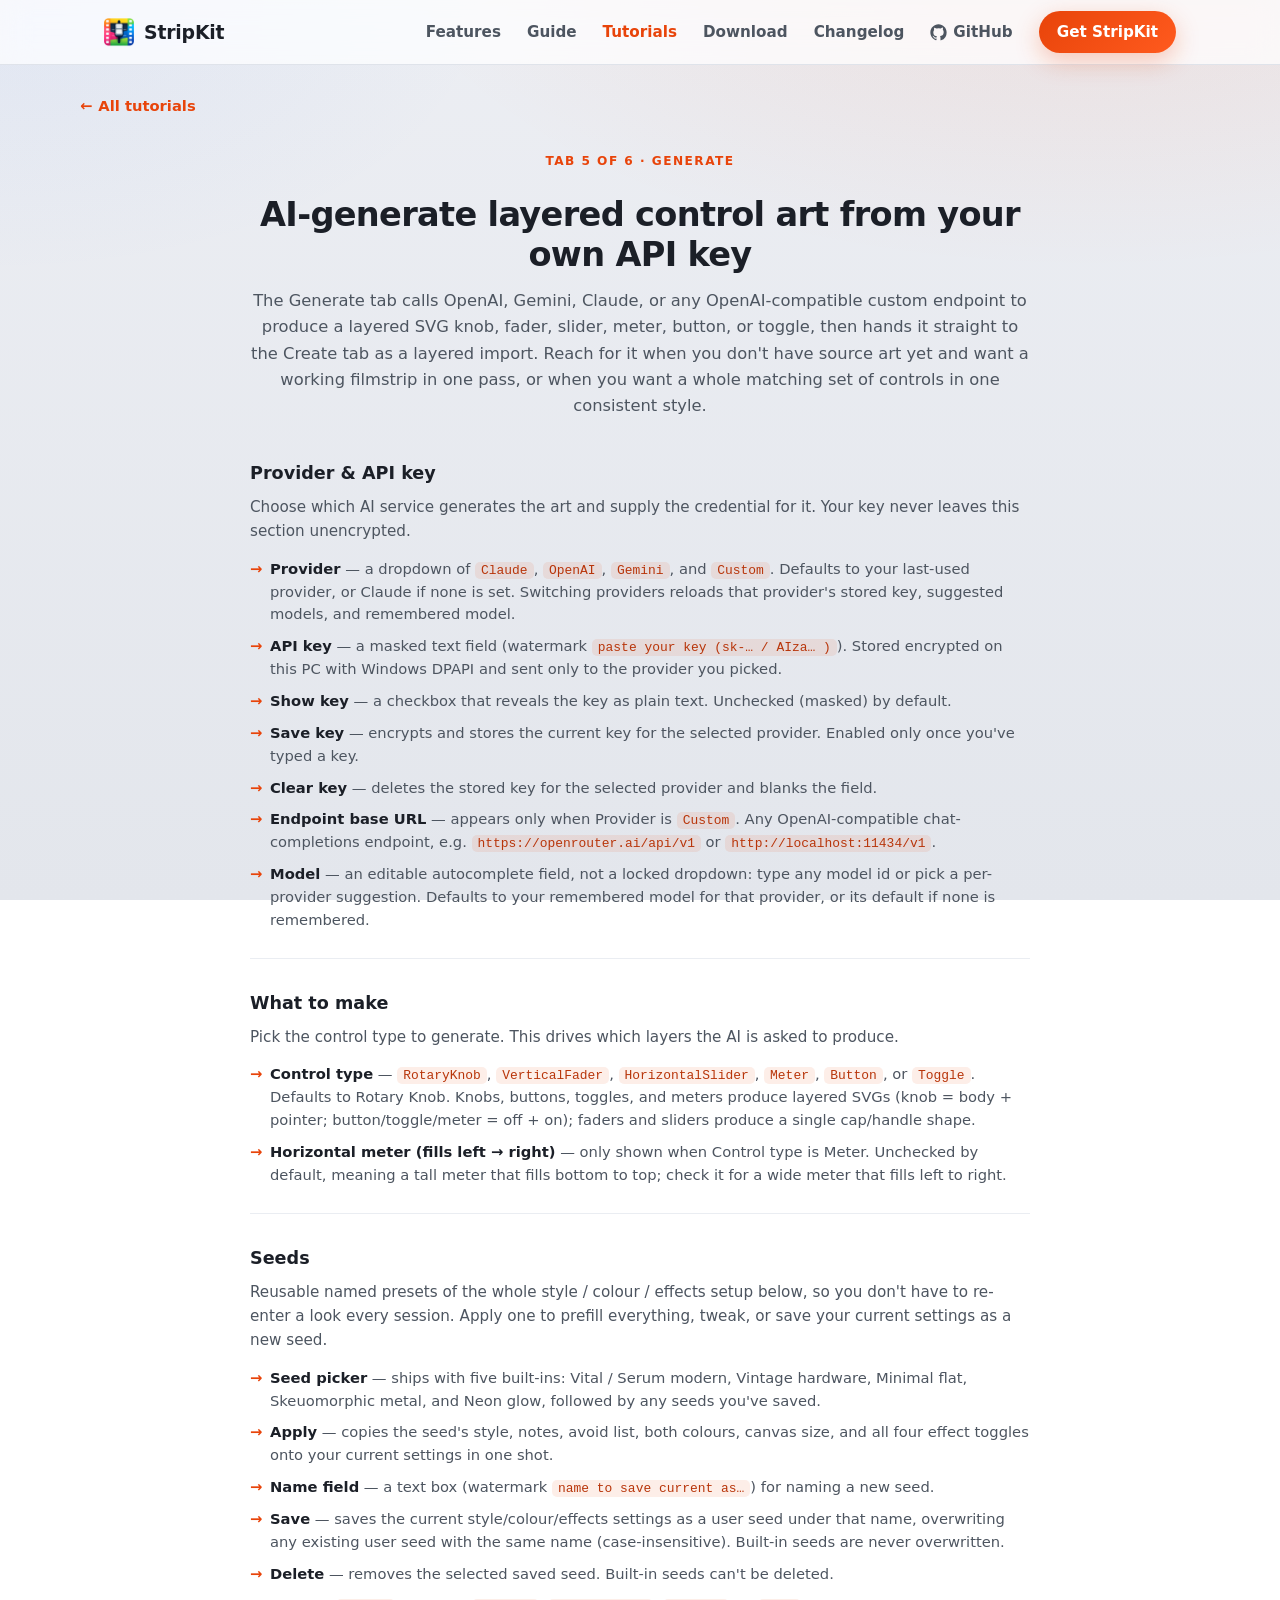
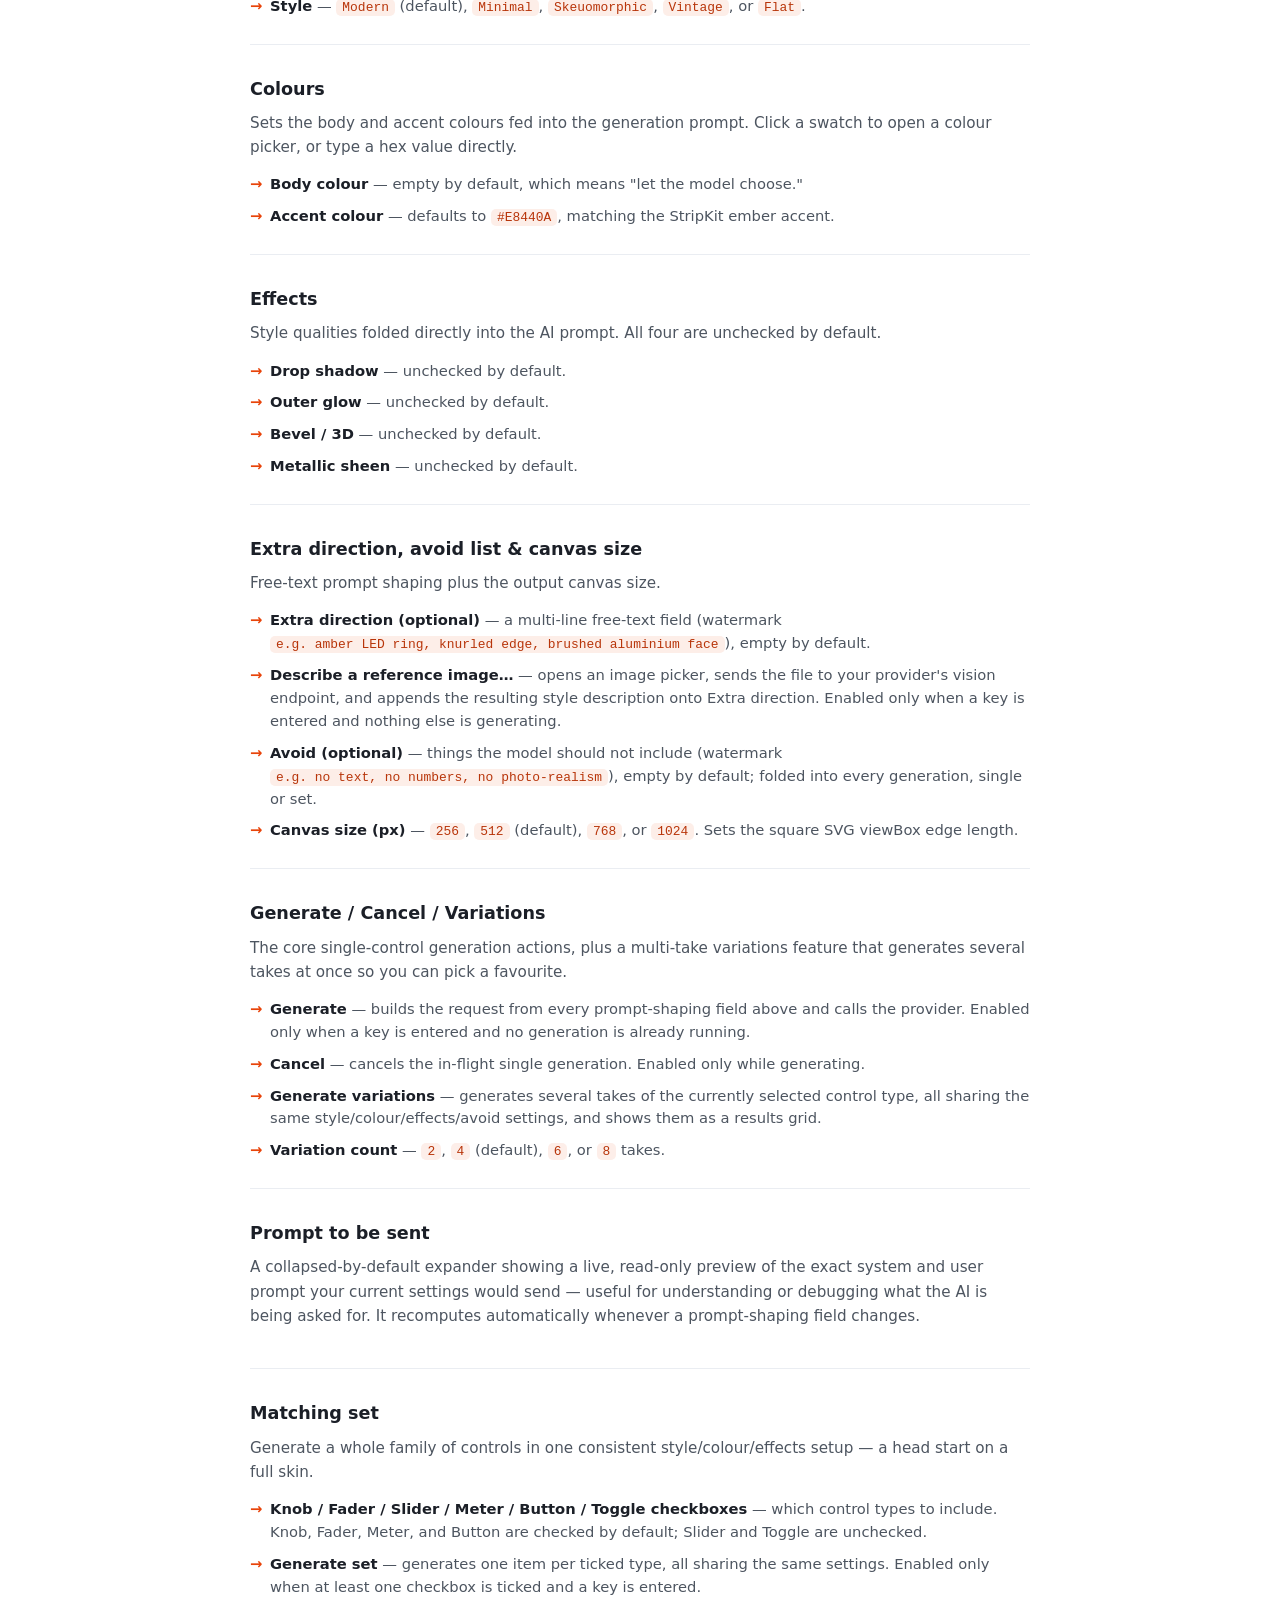
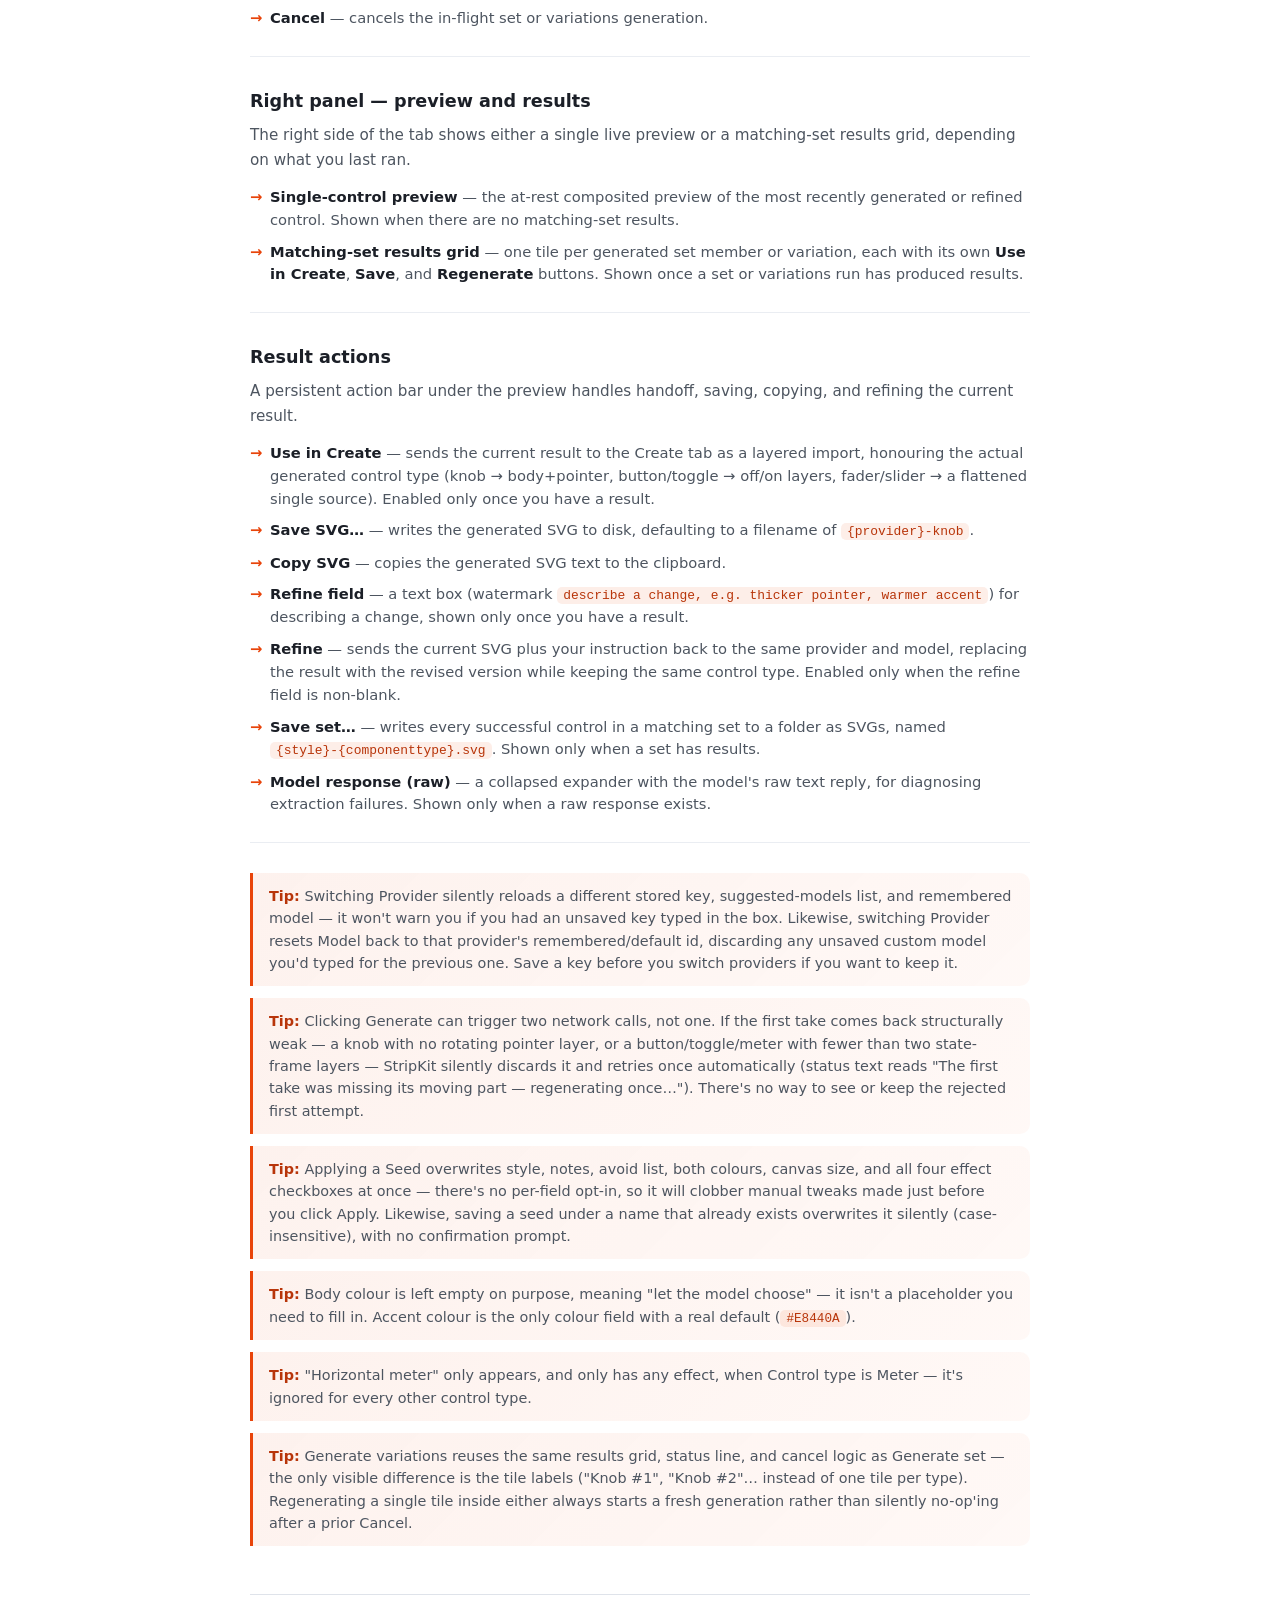
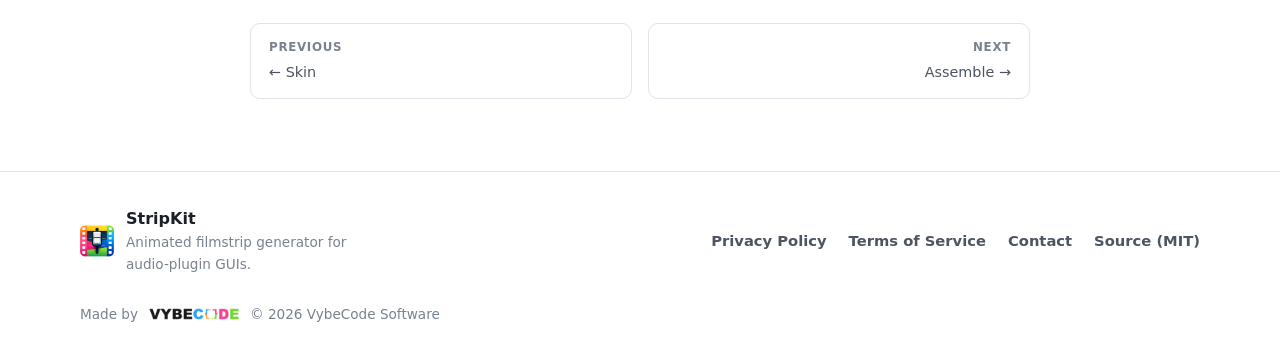
<file: tutorials-generate.html>
<!DOCTYPE html>
<html lang="en">
<head>
  <!-- Google tag (gtag.js) -->
  <script async src="https://www.googletagmanager.com/gtag/js?id=G-KEER17R9TP"></script>
  <script>
    window.dataLayer = window.dataLayer || [];
    function gtag(){dataLayer.push(arguments);}
    gtag('js', new Date());

    gtag('config', 'G-KEER17R9TP');
  </script>
  <meta charset="UTF-8" />
  <meta name="viewport" content="width=device-width, initial-scale=1.0" />
  <title>Generate Tab Tutorial — StripKit</title>
  <meta name="description" content="AI-generate layered control art in StripKit's Generate tab using your own OpenAI, Gemini, Claude, or custom-endpoint API key — seeds, variations, matching sets, and refine." />
  <meta name="theme-color" content="#e8440a" />

  <!-- Open Graph -->
  <meta property="og:title" content="Generate Tab Tutorial — StripKit" />
  <meta property="og:description" content="AI-generate layered control art from your own API key." />
  <meta property="og:type" content="article" />
  <meta property="og:url" content="https://stripkit.pro/tutorials-generate.html" />
  <meta property="og:image" content="https://stripkit.pro/resources/screenshot.png" />

  <link rel="icon" href="favicon.ico" sizes="any" />
  <link rel="apple-touch-icon" href="resources/stripkit-icon.png" />
  <link rel="stylesheet" href="css/style.css" />
  <link rel="stylesheet" href="css/docs.css" />
</head>
<body>

  <!-- ===== Header ===== -->
  <header class="site-header" id="top">
    <div class="container header-inner">
      <a class="brand" href="index.html" aria-label="StripKit home">
        <img src="resources/stripkit-icon.png" alt="" class="brand-mark" />
        <span class="brand-name">StripKit</span>
      </a>
      <nav class="nav" aria-label="Primary">
        <a href="index.html#features">Features</a>
        <a href="getting-started.html">Guide</a>
        <a href="tutorials.html" aria-current="page">Tutorials</a>
        <a href="index.html#download">Download</a>
        <a href="changelog.html">Changelog</a>
        <a class="nav-gh" href="https://github.com/Vybecode-LTD/stripkit" target="_blank" rel="noopener"
           aria-label="StripKit on GitHub">
          <svg viewBox="0 0 24 24" aria-hidden="true"><path d="M12 .5C5.7.5.5 5.7.5 12c0 5.1 3.3 9.4 7.9 10.9.6.1.8-.2.8-.5v-1.8c-3.2.7-3.9-1.5-3.9-1.5-.5-1.3-1.3-1.7-1.3-1.7-1-.7.1-.7.1-.7 1.2.1 1.8 1.2 1.8 1.2 1 1.8 2.7 1.3 3.4 1 .1-.8.4-1.3.7-1.6-2.6-.3-5.3-1.3-5.3-5.8 0-1.3.5-2.3 1.2-3.1-.1-.3-.5-1.5.1-3.1 0 0 1-.3 3.3 1.2a11.5 11.5 0 0 1 6 0C17 4.7 18 5 18 5c.6 1.6.2 2.8.1 3.1.8.8 1.2 1.8 1.2 3.1 0 4.5-2.7 5.5-5.3 5.8.4.4.8 1.1.8 2.3v3.3c0 .3.2.7.8.5A11.5 11.5 0 0 0 23.5 12C23.5 5.7 18.3.5 12 .5z"/></svg>
          GitHub
        </a>
        <a class="btn btn-sm" href="index.html#download">Get StripKit</a>
      </nav>
    </div>
  </header>

  <main>

    <div class="container tut-crumb">
      <a href="tutorials.html">All tutorials</a>
    </div>

    <section class="tutorial-page">
      <div class="container">
        <header class="section-head tutorial-head">
          <span class="eyebrow">Tab 5 of 6 &middot; Generate</span>
          <h1>AI-generate layered control art from your own API key</h1>
          <p>The Generate tab calls OpenAI, Gemini, Claude, or any OpenAI-compatible custom endpoint to produce a layered SVG knob, fader, slider, meter, button, or toggle, then hands it straight to the Create tab as a layered import. Reach for it when you don't have source art yet and want a working filmstrip in one pass, or when you want a whole matching set of controls in one consistent style.</p>
        </header>
        <div class="doc-body">

          <div class="doc-feature">
            <h3>Provider &amp; API key</h3>
            <p>Choose which AI service generates the art and supply the credential for it. Your key never leaves this section unencrypted.</p>
            <ul class="doc-settings">
              <li><strong>Provider</strong> &mdash; a dropdown of <code>Claude</code>, <code>OpenAI</code>, <code>Gemini</code>, and <code>Custom</code>. Defaults to your last-used provider, or Claude if none is set. Switching providers reloads that provider's stored key, suggested models, and remembered model.</li>
              <li><strong>API key</strong> &mdash; a masked text field (watermark <code>paste your key (sk-&hellip; / AIza&hellip; )</code>). Stored encrypted on this PC with Windows DPAPI and sent only to the provider you picked.</li>
              <li><strong>Show key</strong> &mdash; a checkbox that reveals the key as plain text. Unchecked (masked) by default.</li>
              <li><strong>Save key</strong> &mdash; encrypts and stores the current key for the selected provider. Enabled only once you've typed a key.</li>
              <li><strong>Clear key</strong> &mdash; deletes the stored key for the selected provider and blanks the field.</li>
              <li><strong>Endpoint base URL</strong> &mdash; appears only when Provider is <code>Custom</code>. Any OpenAI-compatible chat-completions endpoint, e.g. <code>https://openrouter.ai/api/v1</code> or <code>http://localhost:11434/v1</code>.</li>
              <li><strong>Model</strong> &mdash; an editable autocomplete field, not a locked dropdown: type any model id or pick a per-provider suggestion. Defaults to your remembered model for that provider, or its default if none is remembered.</li>
            </ul>
          </div>

          <div class="doc-feature">
            <h3>What to make</h3>
            <p>Pick the control type to generate. This drives which layers the AI is asked to produce.</p>
            <ul class="doc-settings">
              <li><strong>Control type</strong> &mdash; <code>RotaryKnob</code>, <code>VerticalFader</code>, <code>HorizontalSlider</code>, <code>Meter</code>, <code>Button</code>, or <code>Toggle</code>. Defaults to Rotary Knob. Knobs, buttons, toggles, and meters produce layered SVGs (knob = body + pointer; button/toggle/meter = off + on); faders and sliders produce a single cap/handle shape.</li>
              <li><strong>Horizontal meter (fills left &rarr; right)</strong> &mdash; only shown when Control type is Meter. Unchecked by default, meaning a tall meter that fills bottom to top; check it for a wide meter that fills left to right.</li>
            </ul>
          </div>

          <div class="doc-feature">
            <h3>Seeds</h3>
            <p>Reusable named presets of the whole style / colour / effects setup below, so you don't have to re-enter a look every session. Apply one to prefill everything, tweak, or save your current settings as a new seed.</p>
            <ul class="doc-settings">
              <li><strong>Seed picker</strong> &mdash; ships with five built-ins: Vital / Serum modern, Vintage hardware, Minimal flat, Skeuomorphic metal, and Neon glow, followed by any seeds you've saved.</li>
              <li><strong>Apply</strong> &mdash; copies the seed's style, notes, avoid list, both colours, canvas size, and all four effect toggles onto your current settings in one shot.</li>
              <li><strong>Name field</strong> &mdash; a text box (watermark <code>name to save current as&hellip;</code>) for naming a new seed.</li>
              <li><strong>Save</strong> &mdash; saves the current style/colour/effects settings as a user seed under that name, overwriting any existing user seed with the same name (case-insensitive). Built-in seeds are never overwritten.</li>
              <li><strong>Delete</strong> &mdash; removes the selected saved seed. Built-in seeds can't be deleted.</li>
              <li><strong>Style</strong> &mdash; <code>Modern</code> (default), <code>Minimal</code>, <code>Skeuomorphic</code>, <code>Vintage</code>, or <code>Flat</code>.</li>
            </ul>
          </div>

          <div class="doc-feature">
            <h3>Colours</h3>
            <p>Sets the body and accent colours fed into the generation prompt. Click a swatch to open a colour picker, or type a hex value directly.</p>
            <ul class="doc-settings">
              <li><strong>Body colour</strong> &mdash; empty by default, which means "let the model choose."</li>
              <li><strong>Accent colour</strong> &mdash; defaults to <code>#E8440A</code>, matching the StripKit ember accent.</li>
            </ul>
          </div>

          <div class="doc-feature">
            <h3>Effects</h3>
            <p>Style qualities folded directly into the AI prompt. All four are unchecked by default.</p>
            <ul class="doc-settings">
              <li><strong>Drop shadow</strong> &mdash; unchecked by default.</li>
              <li><strong>Outer glow</strong> &mdash; unchecked by default.</li>
              <li><strong>Bevel / 3D</strong> &mdash; unchecked by default.</li>
              <li><strong>Metallic sheen</strong> &mdash; unchecked by default.</li>
            </ul>
          </div>

          <div class="doc-feature">
            <h3>Extra direction, avoid list &amp; canvas size</h3>
            <p>Free-text prompt shaping plus the output canvas size.</p>
            <ul class="doc-settings">
              <li><strong>Extra direction (optional)</strong> &mdash; a multi-line free-text field (watermark <code>e.g. amber LED ring, knurled edge, brushed aluminium face</code>), empty by default.</li>
              <li><strong>Describe a reference image&hellip;</strong> &mdash; opens an image picker, sends the file to your provider's vision endpoint, and appends the resulting style description onto Extra direction. Enabled only when a key is entered and nothing else is generating.</li>
              <li><strong>Avoid (optional)</strong> &mdash; things the model should not include (watermark <code>e.g. no text, no numbers, no photo-realism</code>), empty by default; folded into every generation, single or set.</li>
              <li><strong>Canvas size (px)</strong> &mdash; <code>256</code>, <code>512</code> (default), <code>768</code>, or <code>1024</code>. Sets the square SVG viewBox edge length.</li>
            </ul>
          </div>

          <div class="doc-feature">
            <h3>Generate / Cancel / Variations</h3>
            <p>The core single-control generation actions, plus a multi-take variations feature that generates several takes at once so you can pick a favourite.</p>
            <ul class="doc-settings">
              <li><strong>Generate</strong> &mdash; builds the request from every prompt-shaping field above and calls the provider. Enabled only when a key is entered and no generation is already running.</li>
              <li><strong>Cancel</strong> &mdash; cancels the in-flight single generation. Enabled only while generating.</li>
              <li><strong>Generate variations</strong> &mdash; generates several takes of the currently selected control type, all sharing the same style/colour/effects/avoid settings, and shows them as a results grid.</li>
              <li><strong>Variation count</strong> &mdash; <code>2</code>, <code>4</code> (default), <code>6</code>, or <code>8</code> takes.</li>
            </ul>
          </div>

          <div class="doc-feature">
            <h3>Prompt to be sent</h3>
            <p>A collapsed-by-default expander showing a live, read-only preview of the exact system and user prompt your current settings would send &mdash; useful for understanding or debugging what the AI is being asked for. It recomputes automatically whenever a prompt-shaping field changes.</p>
          </div>

          <div class="doc-feature">
            <h3>Matching set</h3>
            <p>Generate a whole family of controls in one consistent style/colour/effects setup &mdash; a head start on a full skin.</p>
            <ul class="doc-settings">
              <li><strong>Knob / Fader / Slider / Meter / Button / Toggle checkboxes</strong> &mdash; which control types to include. Knob, Fader, Meter, and Button are checked by default; Slider and Toggle are unchecked.</li>
              <li><strong>Generate set</strong> &mdash; generates one item per ticked type, all sharing the same settings. Enabled only when at least one checkbox is ticked and a key is entered.</li>
              <li><strong>Cancel</strong> &mdash; cancels the in-flight set or variations generation.</li>
            </ul>
          </div>

          <div class="doc-feature">
            <h3>Right panel &mdash; preview and results</h3>
            <p>The right side of the tab shows either a single live preview or a matching-set results grid, depending on what you last ran.</p>
            <ul class="doc-settings">
              <li><strong>Single-control preview</strong> &mdash; the at-rest composited preview of the most recently generated or refined control. Shown when there are no matching-set results.</li>
              <li><strong>Matching-set results grid</strong> &mdash; one tile per generated set member or variation, each with its own <strong>Use in Create</strong>, <strong>Save</strong>, and <strong>Regenerate</strong> buttons. Shown once a set or variations run has produced results.</li>
            </ul>
          </div>

          <div class="doc-feature">
            <h3>Result actions</h3>
            <p>A persistent action bar under the preview handles handoff, saving, copying, and refining the current result.</p>
            <ul class="doc-settings">
              <li><strong>Use in Create</strong> &mdash; sends the current result to the Create tab as a layered import, honouring the actual generated control type (knob &rarr; body+pointer, button/toggle &rarr; off/on layers, fader/slider &rarr; a flattened single source). Enabled only once you have a result.</li>
              <li><strong>Save SVG&hellip;</strong> &mdash; writes the generated SVG to disk, defaulting to a filename of <code>{provider}-knob</code>.</li>
              <li><strong>Copy SVG</strong> &mdash; copies the generated SVG text to the clipboard.</li>
              <li><strong>Refine field</strong> &mdash; a text box (watermark <code>describe a change, e.g. thicker pointer, warmer accent</code>) for describing a change, shown only once you have a result.</li>
              <li><strong>Refine</strong> &mdash; sends the current SVG plus your instruction back to the same provider and model, replacing the result with the revised version while keeping the same control type. Enabled only when the refine field is non-blank.</li>
              <li><strong>Save set&hellip;</strong> &mdash; writes every successful control in a matching set to a folder as SVGs, named <code>{style}-{componenttype}.svg</code>. Shown only when a set has results.</li>
              <li><strong>Model response (raw)</strong> &mdash; a collapsed expander with the model's raw text reply, for diagnosing extraction failures. Shown only when a raw response exists.</li>
            </ul>
          </div>

          <div class="tip"><strong>Tip:</strong> Switching Provider silently reloads a different stored key, suggested-models list, and remembered model &mdash; it won't warn you if you had an unsaved key typed in the box. Likewise, switching Provider resets Model back to that provider's remembered/default id, discarding any unsaved custom model you'd typed for the previous one. Save a key before you switch providers if you want to keep it.</div>

          <div class="tip"><strong>Tip:</strong> Clicking Generate can trigger two network calls, not one. If the first take comes back structurally weak &mdash; a knob with no rotating pointer layer, or a button/toggle/meter with fewer than two state-frame layers &mdash; StripKit silently discards it and retries once automatically (status text reads "The first take was missing its moving part &mdash; regenerating once&hellip;"). There's no way to see or keep the rejected first attempt.</div>

          <div class="tip"><strong>Tip:</strong> Applying a Seed overwrites style, notes, avoid list, both colours, canvas size, and all four effect checkboxes at once &mdash; there's no per-field opt-in, so it will clobber manual tweaks made just before you click Apply. Likewise, saving a seed under a name that already exists overwrites it silently (case-insensitive), with no confirmation prompt.</div>

          <div class="tip"><strong>Tip:</strong> Body colour is left empty on purpose, meaning "let the model choose" &mdash; it isn't a placeholder you need to fill in. Accent colour is the only colour field with a real default (<code>#E8440A</code>).</div>

          <div class="tip"><strong>Tip:</strong> "Horizontal meter" only appears, and only has any effect, when Control type is Meter &mdash; it's ignored for every other control type.</div>

          <div class="tip"><strong>Tip:</strong> Generate variations reuses the same results grid, status line, and cancel logic as Generate set &mdash; the only visible difference is the tile labels ("Knob #1", "Knob #2"&hellip; instead of one tile per type). Regenerating a single tile inside either always starts a fresh generation rather than silently no-op'ing after a prior Cancel.</div>

        </div>

        <nav class="tut-pager" aria-label="Tutorial navigation">
          <a class="pager-prev" href="tutorials-skin.html"><span class="pager-label">Previous</span>&larr; Skin</a>
          <a class="pager-next" href="tutorials-assemble.html"><span class="pager-label">Next</span>Assemble &rarr;</a>
        </nav>
      </div>
    </section>

  </main>

  <!-- ===== Footer ===== -->
  <footer class="site-footer">
    <div class="container footer-inner">
      <div class="footer-brand">
        <img src="resources/stripkit-icon.png" alt="" class="footer-mark" />
        <div>
          <div class="footer-name">StripKit</div>
          <div class="footer-tag">Animated filmstrip generator for audio-plugin GUIs.</div>
        </div>
      </div>
      <nav class="footer-links" aria-label="Footer">
        <a href="privacy.html">Privacy Policy</a>
        <a href="terms.html">Terms of Service</a>
        <a href="contact.html">Contact</a>
        <a href="https://github.com/Vybecode-LTD/stripkit" target="_blank" rel="noopener">Source (MIT)</a>
      </nav>
      <div class="footer-maker">
        <span>Made by</span>
        <a href="https://vybeco.de" target="_blank" rel="noopener" class="maker-link">
          <img src="resources/vybeco-logo.png" alt="VybeCode" class="maker-logo" />
        </a>
        <span class="footer-copy">© <span id="year">2026</span> VybeCode Software</span>
      </div>
    </div>
  </footer>

  <script>
    document.getElementById("year").textContent = new Date().getFullYear();
  </script>

</body>
</html>
</file>
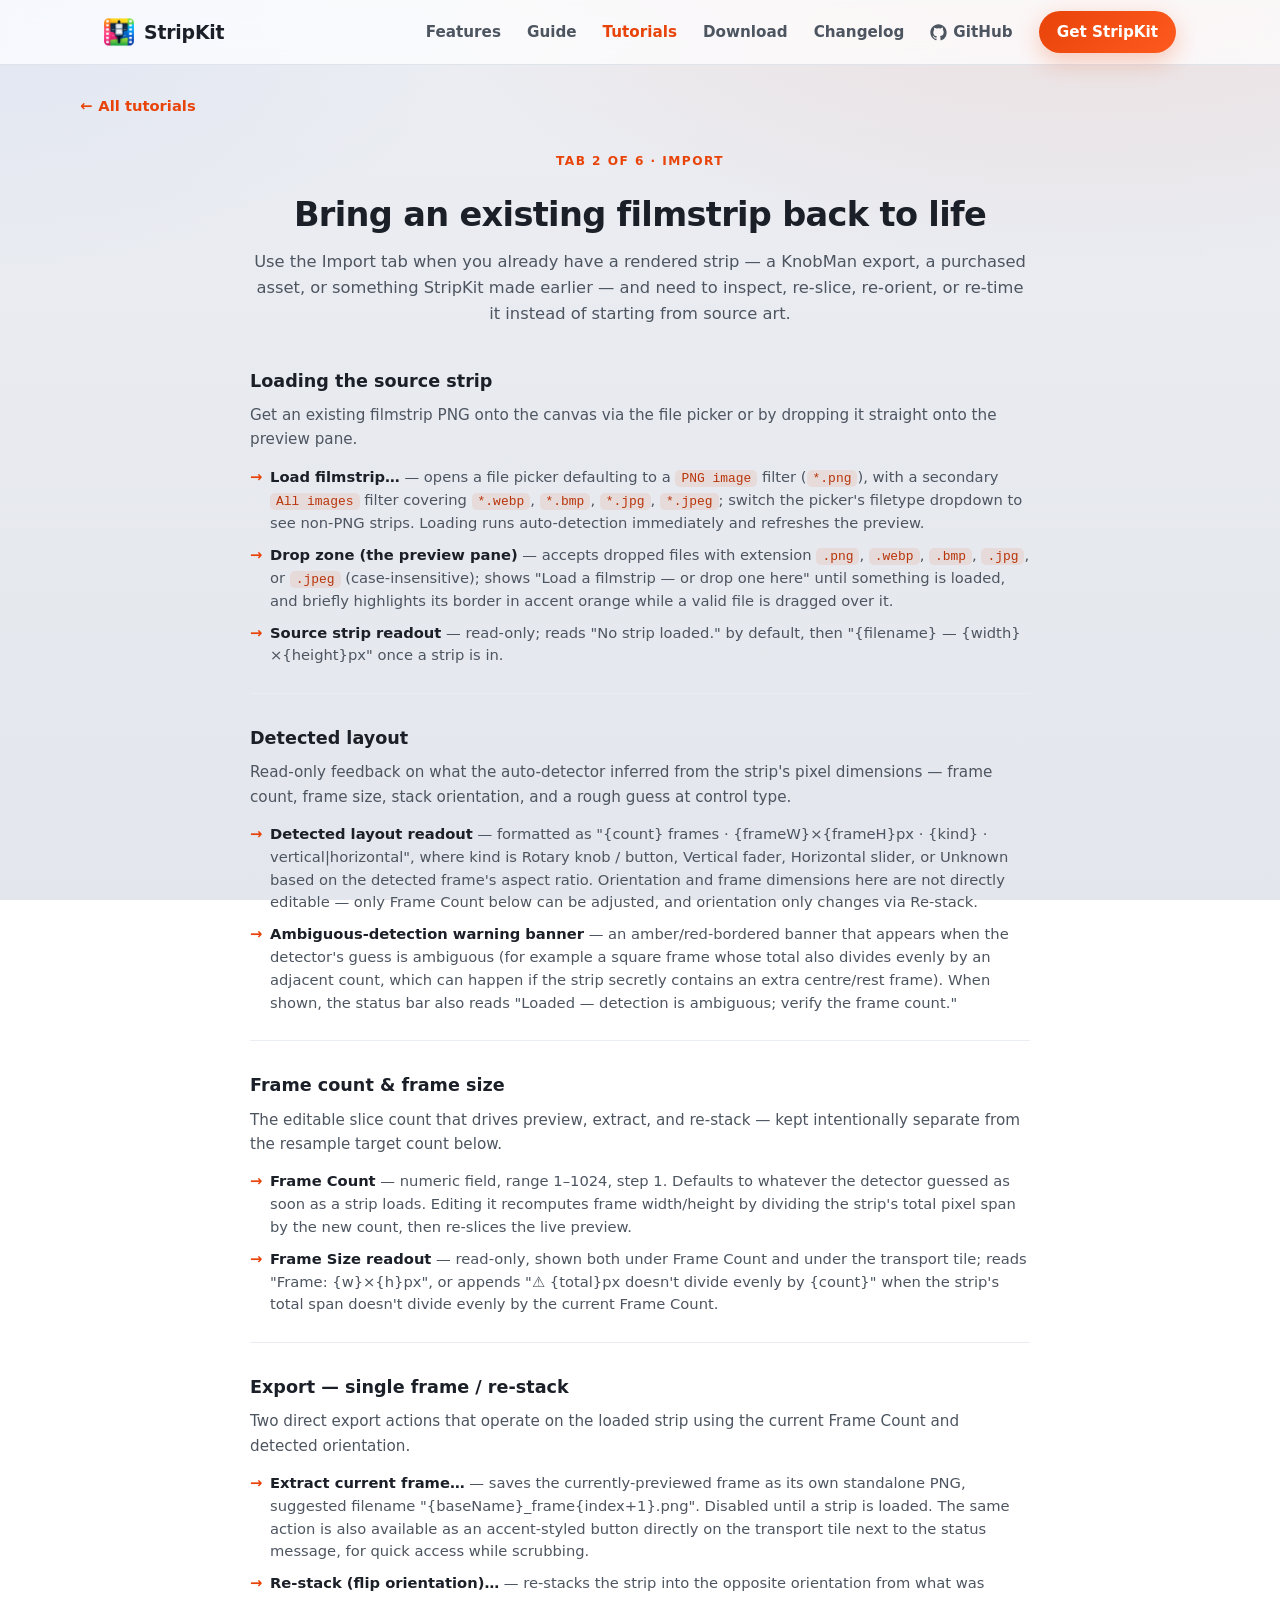
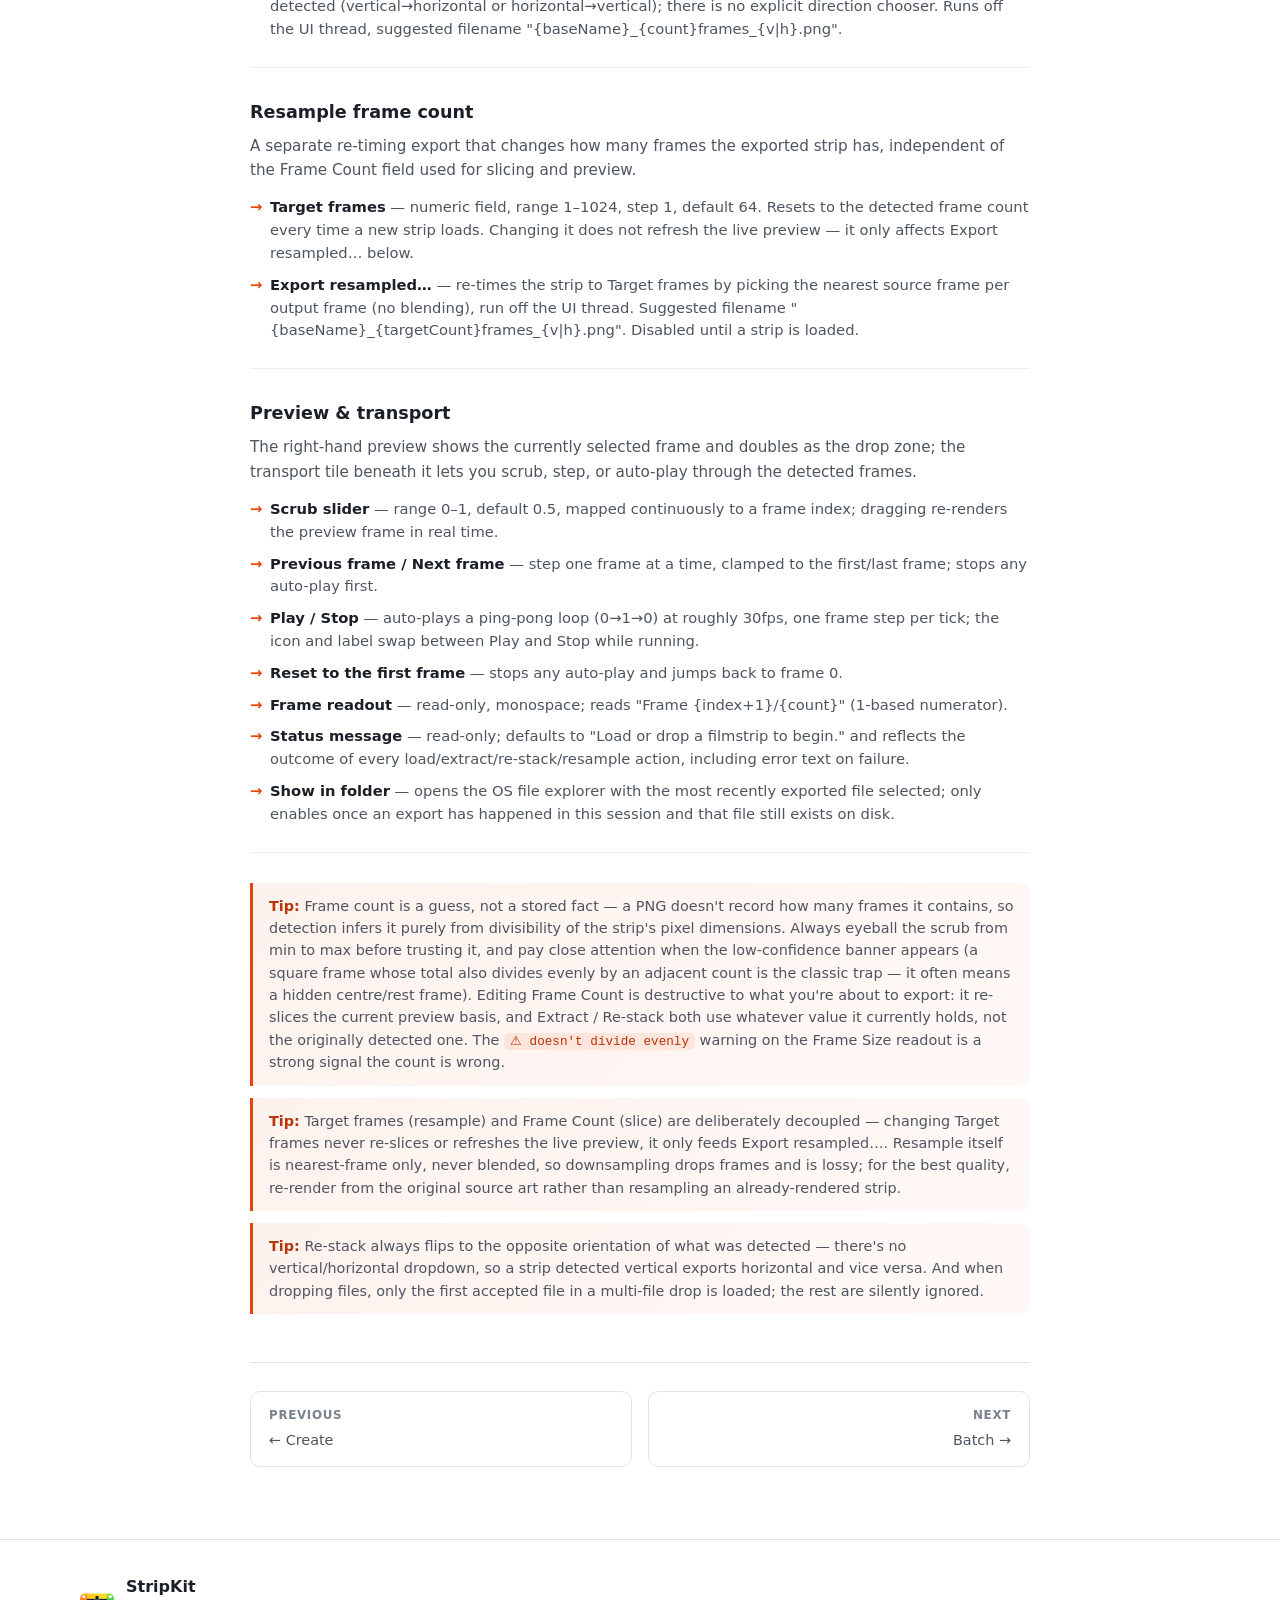
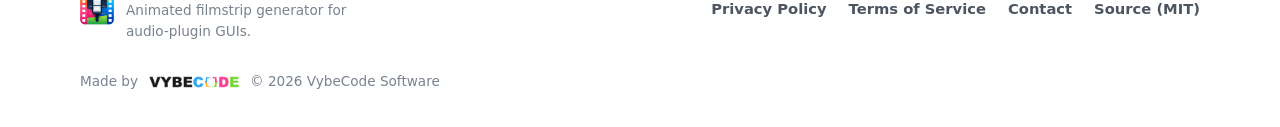
<file: tutorials-import.html>
<!DOCTYPE html>
<html lang="en">
<head>
  <!-- Google tag (gtag.js) -->
  <script async src="https://www.googletagmanager.com/gtag/js?id=G-KEER17R9TP"></script>
  <script>
    window.dataLayer = window.dataLayer || [];
    function gtag(){dataLayer.push(arguments);}
    gtag('js', new Date());

    gtag('config', 'G-KEER17R9TP');
  </script>
  <meta charset="UTF-8" />
  <meta name="viewport" content="width=device-width, initial-scale=1.0" />
  <title>Import Tab Tutorial — StripKit</title>
  <meta name="description" content="Bring an existing filmstrip back into StripKit: auto-detect layout, extract a frame, re-stack orientation, and resample to a new frame count." />
  <meta name="theme-color" content="#e8440a" />

  <!-- Open Graph -->
  <meta property="og:title" content="Import Tab Tutorial — StripKit" />
  <meta property="og:description" content="Detect, extract, re-stack, and resample an existing filmstrip." />
  <meta property="og:type" content="article" />
  <meta property="og:url" content="https://stripkit.pro/tutorials-import.html" />
  <meta property="og:image" content="https://stripkit.pro/resources/screenshot.png" />

  <link rel="icon" href="favicon.ico" sizes="any" />
  <link rel="apple-touch-icon" href="resources/stripkit-icon.png" />
  <link rel="stylesheet" href="css/style.css" />
  <link rel="stylesheet" href="css/docs.css" />
</head>
<body>

  <!-- ===== Header ===== -->
  <header class="site-header" id="top">
    <div class="container header-inner">
      <a class="brand" href="index.html" aria-label="StripKit home">
        <img src="resources/stripkit-icon.png" alt="" class="brand-mark" />
        <span class="brand-name">StripKit</span>
      </a>
      <nav class="nav" aria-label="Primary">
        <a href="index.html#features">Features</a>
        <a href="getting-started.html">Guide</a>
        <a href="tutorials.html" aria-current="page">Tutorials</a>
        <a href="index.html#download">Download</a>
        <a href="changelog.html">Changelog</a>
        <a class="nav-gh" href="https://github.com/Vybecode-LTD/stripkit" target="_blank" rel="noopener"
           aria-label="StripKit on GitHub">
          <svg viewBox="0 0 24 24" aria-hidden="true"><path d="M12 .5C5.7.5.5 5.7.5 12c0 5.1 3.3 9.4 7.9 10.9.6.1.8-.2.8-.5v-1.8c-3.2.7-3.9-1.5-3.9-1.5-.5-1.3-1.3-1.7-1.3-1.7-1-.7.1-.7.1-.7 1.2.1 1.8 1.2 1.8 1.2 1 1.8 2.7 1.3 3.4 1 .1-.8.4-1.3.7-1.6-2.6-.3-5.3-1.3-5.3-5.8 0-1.3.5-2.3 1.2-3.1-.1-.3-.5-1.5.1-3.1 0 0 1-.3 3.3 1.2a11.5 11.5 0 0 1 6 0C17 4.7 18 5 18 5c.6 1.6.2 2.8.1 3.1.8.8 1.2 1.8 1.2 3.1 0 4.5-2.7 5.5-5.3 5.8.4.4.8 1.1.8 2.3v3.3c0 .3.2.7.8.5A11.5 11.5 0 0 0 23.5 12C23.5 5.7 18.3.5 12 .5z"/></svg>
          GitHub
        </a>
        <a class="btn btn-sm" href="index.html#download">Get StripKit</a>
      </nav>
    </div>
  </header>

  <main>

    <div class="container tut-crumb">
      <a href="tutorials.html">All tutorials</a>
    </div>

    <section class="tutorial-page">
      <div class="container">
        <header class="section-head tutorial-head">
          <span class="eyebrow">Tab 2 of 6 &middot; Import</span>
          <h1>Bring an existing filmstrip back to life</h1>
          <p>Use the Import tab when you already have a rendered strip — a KnobMan export, a purchased asset, or something StripKit made earlier — and need to inspect, re-slice, re-orient, or re-time it instead of starting from source art.</p>
        </header>
        <div class="doc-body">

          <div class="doc-feature">
            <h3>Loading the source strip</h3>
            <p>Get an existing filmstrip PNG onto the canvas via the file picker or by dropping it straight onto the preview pane.</p>
            <ul class="doc-settings">
              <li><strong>Load filmstrip&hellip;</strong> — opens a file picker defaulting to a <code>PNG image</code> filter (<code>*.png</code>), with a secondary <code>All images</code> filter covering <code>*.webp</code>, <code>*.bmp</code>, <code>*.jpg</code>, <code>*.jpeg</code>; switch the picker's filetype dropdown to see non-PNG strips. Loading runs auto-detection immediately and refreshes the preview.</li>
              <li><strong>Drop zone (the preview pane)</strong> — accepts dropped files with extension <code>.png</code>, <code>.webp</code>, <code>.bmp</code>, <code>.jpg</code>, or <code>.jpeg</code> (case-insensitive); shows "Load a filmstrip — or drop one here" until something is loaded, and briefly highlights its border in accent orange while a valid file is dragged over it.</li>
              <li><strong>Source strip readout</strong> — read-only; reads "No strip loaded." by default, then "{filename} — {width}&times;{height}px" once a strip is in.</li>
            </ul>
          </div>

          <div class="doc-feature">
            <h3>Detected layout</h3>
            <p>Read-only feedback on what the auto-detector inferred from the strip's pixel dimensions — frame count, frame size, stack orientation, and a rough guess at control type.</p>
            <ul class="doc-settings">
              <li><strong>Detected layout readout</strong> — formatted as "{count} frames &middot; {frameW}&times;{frameH}px &middot; {kind} &middot; vertical|horizontal", where kind is Rotary knob / button, Vertical fader, Horizontal slider, or Unknown based on the detected frame's aspect ratio. Orientation and frame dimensions here are not directly editable — only Frame Count below can be adjusted, and orientation only changes via Re-stack.</li>
              <li><strong>Ambiguous-detection warning banner</strong> — an amber/red-bordered banner that appears when the detector's guess is ambiguous (for example a square frame whose total also divides evenly by an adjacent count, which can happen if the strip secretly contains an extra centre/rest frame). When shown, the status bar also reads "Loaded — detection is ambiguous; verify the frame count."</li>
            </ul>
          </div>

          <div class="doc-feature">
            <h3>Frame count &amp; frame size</h3>
            <p>The editable slice count that drives preview, extract, and re-stack — kept intentionally separate from the resample target count below.</p>
            <ul class="doc-settings">
              <li><strong>Frame Count</strong> — numeric field, range 1&ndash;1024, step 1. Defaults to whatever the detector guessed as soon as a strip loads. Editing it recomputes frame width/height by dividing the strip's total pixel span by the new count, then re-slices the live preview.</li>
              <li><strong>Frame Size readout</strong> — read-only, shown both under Frame Count and under the transport tile; reads "Frame: {w}&times;{h}px", or appends "&#9888; {total}px doesn't divide evenly by {count}" when the strip's total span doesn't divide evenly by the current Frame Count.</li>
            </ul>
          </div>

          <div class="doc-feature">
            <h3>Export — single frame / re-stack</h3>
            <p>Two direct export actions that operate on the loaded strip using the current Frame Count and detected orientation.</p>
            <ul class="doc-settings">
              <li><strong>Extract current frame&hellip;</strong> — saves the currently-previewed frame as its own standalone PNG, suggested filename "{baseName}_frame{index+1}.png". Disabled until a strip is loaded. The same action is also available as an accent-styled button directly on the transport tile next to the status message, for quick access while scrubbing.</li>
              <li><strong>Re-stack (flip orientation)&hellip;</strong> — re-stacks the strip into the opposite orientation from what was detected (vertical&rarr;horizontal or horizontal&rarr;vertical); there is no explicit direction chooser. Runs off the UI thread, suggested filename "{baseName}_{count}frames_{v|h}.png".</li>
            </ul>
          </div>

          <div class="doc-feature">
            <h3>Resample frame count</h3>
            <p>A separate re-timing export that changes how many frames the exported strip has, independent of the Frame Count field used for slicing and preview.</p>
            <ul class="doc-settings">
              <li><strong>Target frames</strong> — numeric field, range 1&ndash;1024, step 1, default 64. Resets to the detected frame count every time a new strip loads. Changing it does not refresh the live preview — it only affects Export resampled&hellip; below.</li>
              <li><strong>Export resampled&hellip;</strong> — re-times the strip to Target frames by picking the nearest source frame per output frame (no blending), run off the UI thread. Suggested filename "{baseName}_{targetCount}frames_{v|h}.png". Disabled until a strip is loaded.</li>
            </ul>
          </div>

          <div class="doc-feature">
            <h3>Preview &amp; transport</h3>
            <p>The right-hand preview shows the currently selected frame and doubles as the drop zone; the transport tile beneath it lets you scrub, step, or auto-play through the detected frames.</p>
            <ul class="doc-settings">
              <li><strong>Scrub slider</strong> — range 0&ndash;1, default 0.5, mapped continuously to a frame index; dragging re-renders the preview frame in real time.</li>
              <li><strong>Previous frame / Next frame</strong> — step one frame at a time, clamped to the first/last frame; stops any auto-play first.</li>
              <li><strong>Play / Stop</strong> — auto-plays a ping-pong loop (0&rarr;1&rarr;0) at roughly 30fps, one frame step per tick; the icon and label swap between Play and Stop while running.</li>
              <li><strong>Reset to the first frame</strong> — stops any auto-play and jumps back to frame 0.</li>
              <li><strong>Frame readout</strong> — read-only, monospace; reads "Frame {index+1}/{count}" (1-based numerator).</li>
              <li><strong>Status message</strong> — read-only; defaults to "Load or drop a filmstrip to begin." and reflects the outcome of every load/extract/re-stack/resample action, including error text on failure.</li>
              <li><strong>Show in folder</strong> — opens the OS file explorer with the most recently exported file selected; only enables once an export has happened in this session and that file still exists on disk.</li>
            </ul>
          </div>

          <div class="tip">
            <strong>Tip:</strong> Frame count is a guess, not a stored fact — a PNG doesn't record how many frames it contains, so detection infers it purely from divisibility of the strip's pixel dimensions. Always eyeball the scrub from min to max before trusting it, and pay close attention when the low-confidence banner appears (a square frame whose total also divides evenly by an adjacent count is the classic trap — it often means a hidden centre/rest frame). Editing Frame Count is destructive to what you're about to export: it re-slices the current preview basis, and Extract / Re-stack both use whatever value it currently holds, not the originally detected one. The <code>&#9888; doesn't divide evenly</code> warning on the Frame Size readout is a strong signal the count is wrong.
          </div>

          <div class="tip">
            <strong>Tip:</strong> Target frames (resample) and Frame Count (slice) are deliberately decoupled — changing Target frames never re-slices or refreshes the live preview, it only feeds Export resampled&hellip;. Resample itself is nearest-frame only, never blended, so downsampling drops frames and is lossy; for the best quality, re-render from the original source art rather than resampling an already-rendered strip.
          </div>

          <div class="tip">
            <strong>Tip:</strong> Re-stack always flips to the opposite orientation of what was detected — there's no vertical/horizontal dropdown, so a strip detected vertical exports horizontal and vice versa. And when dropping files, only the first accepted file in a multi-file drop is loaded; the rest are silently ignored.
          </div>

        </div>

        <nav class="tut-pager" aria-label="Tutorial navigation">
          <a class="pager-prev" href="tutorials-create.html"><span class="pager-label">Previous</span>&larr; Create</a>
          <a class="pager-next" href="tutorials-batch.html"><span class="pager-label">Next</span>Batch &rarr;</a>
        </nav>
      </div>
    </section>

  </main>

  <!-- ===== Footer ===== -->
  <footer class="site-footer">
    <div class="container footer-inner">
      <div class="footer-brand">
        <img src="resources/stripkit-icon.png" alt="" class="footer-mark" />
        <div>
          <div class="footer-name">StripKit</div>
          <div class="footer-tag">Animated filmstrip generator for audio-plugin GUIs.</div>
        </div>
      </div>
      <nav class="footer-links" aria-label="Footer">
        <a href="privacy.html">Privacy Policy</a>
        <a href="terms.html">Terms of Service</a>
        <a href="contact.html">Contact</a>
        <a href="https://github.com/Vybecode-LTD/stripkit" target="_blank" rel="noopener">Source (MIT)</a>
      </nav>
      <div class="footer-maker">
        <span>Made by</span>
        <a href="https://vybeco.de" target="_blank" rel="noopener" class="maker-link">
          <img src="resources/vybeco-logo.png" alt="VybeCode" class="maker-logo" />
        </a>
        <span class="footer-copy">© <span id="year">2026</span> VybeCode Software</span>
      </div>
    </div>
  </footer>

  <script>
    document.getElementById("year").textContent = new Date().getFullYear();
  </script>

</body>
</html>
</file>
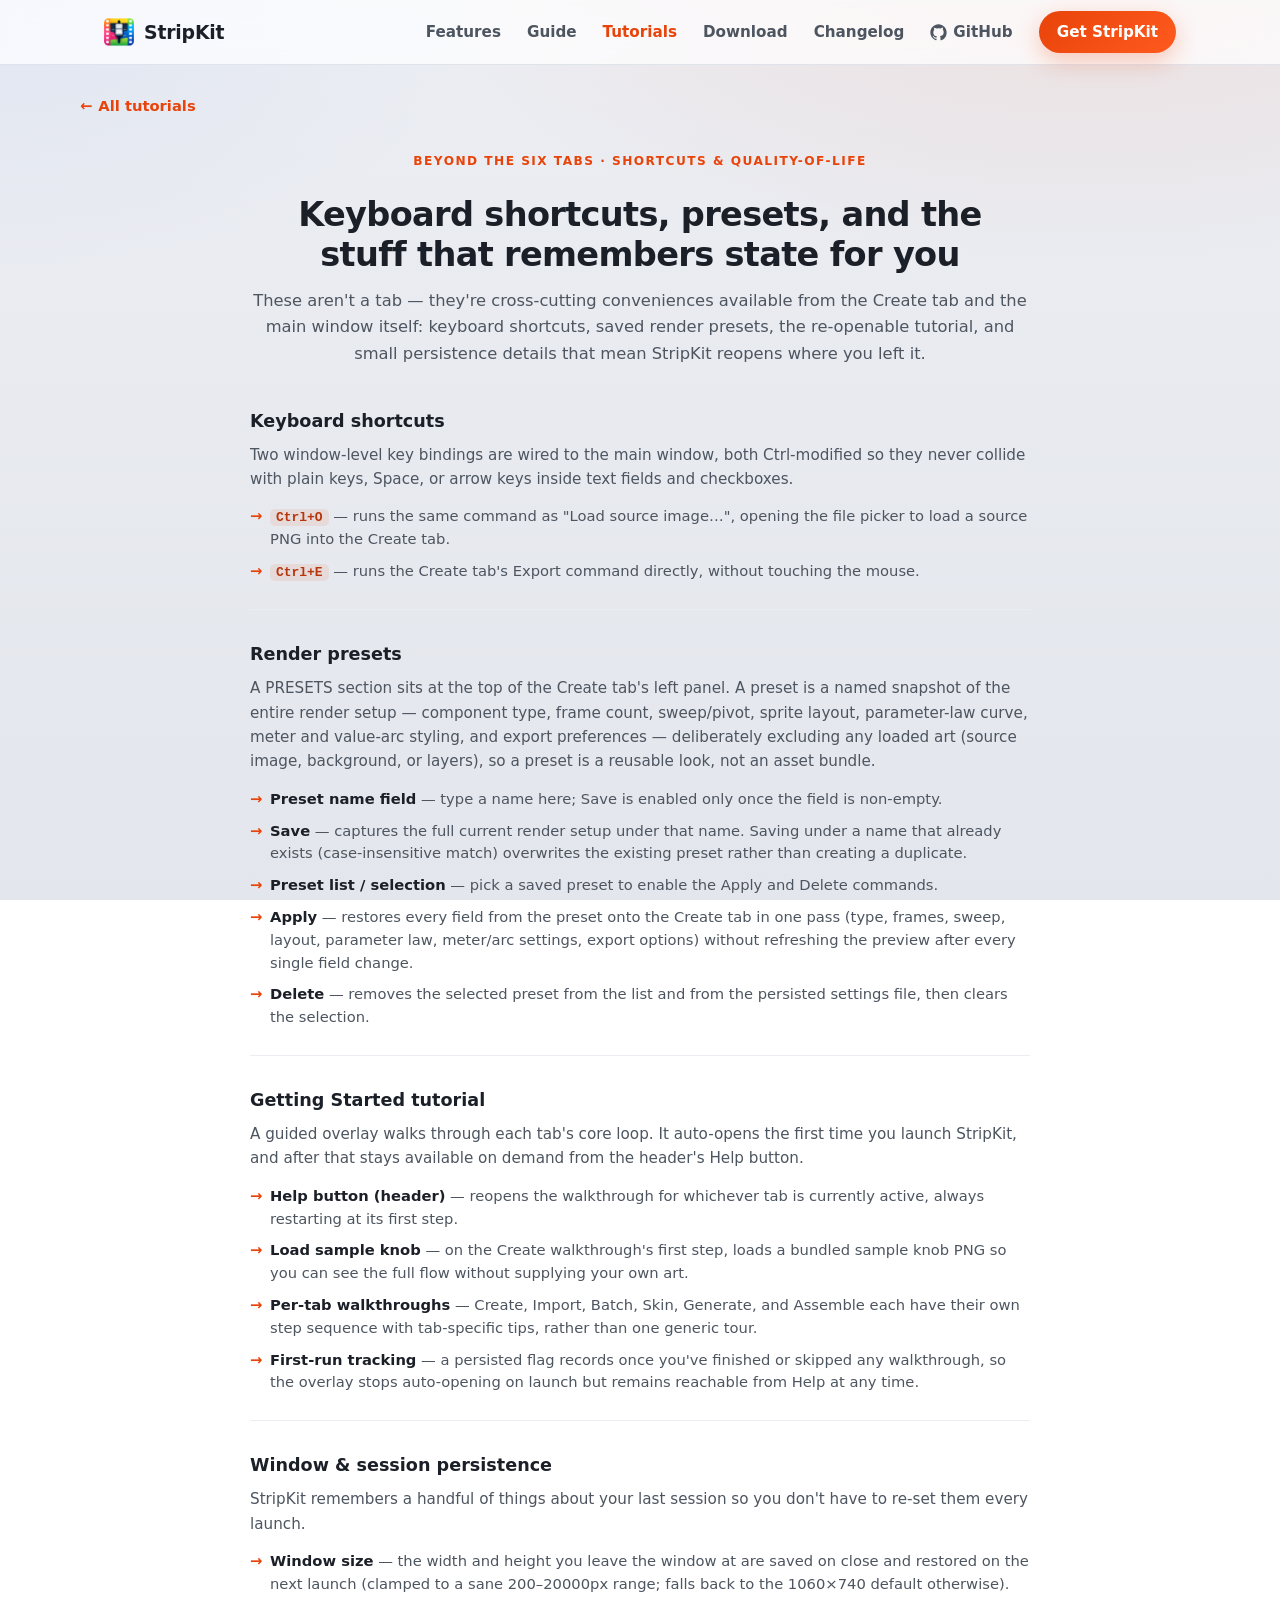
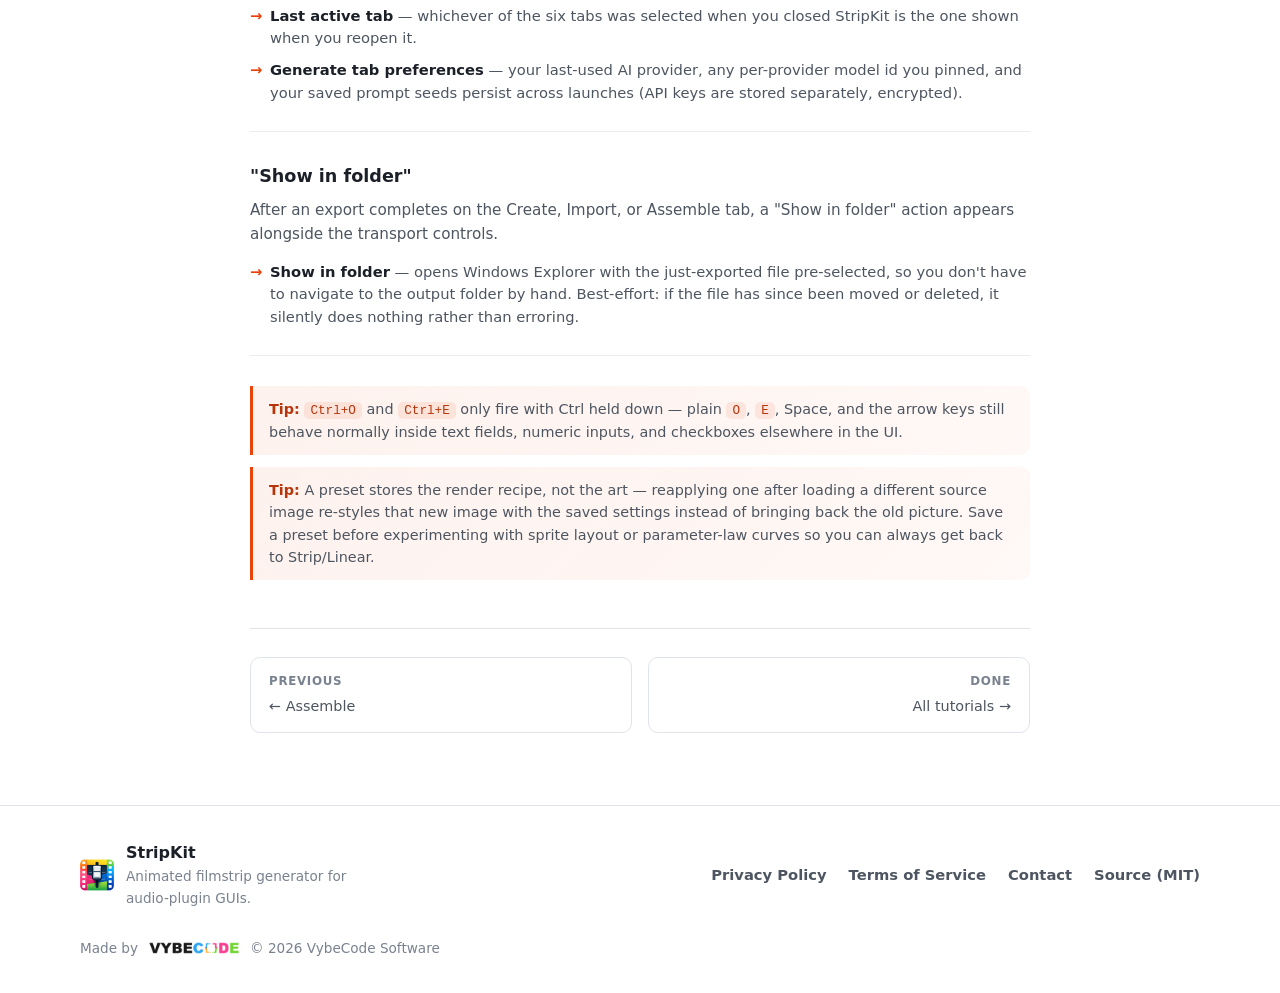
<file: tutorials-shortcuts.html>
<!DOCTYPE html>
<html lang="en">
<head>
  <!-- Google tag (gtag.js) -->
  <script async src="https://www.googletagmanager.com/gtag/js?id=G-KEER17R9TP"></script>
  <script>
    window.dataLayer = window.dataLayer || [];
    function gtag(){dataLayer.push(arguments);}
    gtag('js', new Date());

    gtag('config', 'G-KEER17R9TP');
  </script>
  <meta charset="UTF-8" />
  <meta name="viewport" content="width=device-width, initial-scale=1.0" />
  <title>Shortcuts &amp; Quality-of-Life — StripKit</title>
  <meta name="description" content="StripKit's cross-cutting conveniences: keyboard shortcuts, render presets, the re-openable Getting Started tutorial, and window/session persistence." />
  <meta name="theme-color" content="#e8440a" />

  <!-- Open Graph -->
  <meta property="og:title" content="Shortcuts & Quality-of-Life — StripKit" />
  <meta property="og:description" content="Keyboard shortcuts, presets, and the stuff that remembers state for you." />
  <meta property="og:type" content="article" />
  <meta property="og:url" content="https://stripkit.pro/tutorials-shortcuts.html" />
  <meta property="og:image" content="https://stripkit.pro/resources/screenshot.png" />

  <link rel="icon" href="favicon.ico" sizes="any" />
  <link rel="apple-touch-icon" href="resources/stripkit-icon.png" />
  <link rel="stylesheet" href="css/style.css" />
  <link rel="stylesheet" href="css/docs.css" />
</head>
<body>

  <!-- ===== Header ===== -->
  <header class="site-header" id="top">
    <div class="container header-inner">
      <a class="brand" href="index.html" aria-label="StripKit home">
        <img src="resources/stripkit-icon.png" alt="" class="brand-mark" />
        <span class="brand-name">StripKit</span>
      </a>
      <nav class="nav" aria-label="Primary">
        <a href="index.html#features">Features</a>
        <a href="getting-started.html">Guide</a>
        <a href="tutorials.html" aria-current="page">Tutorials</a>
        <a href="index.html#download">Download</a>
        <a href="changelog.html">Changelog</a>
        <a class="nav-gh" href="https://github.com/Vybecode-LTD/stripkit" target="_blank" rel="noopener"
           aria-label="StripKit on GitHub">
          <svg viewBox="0 0 24 24" aria-hidden="true"><path d="M12 .5C5.7.5.5 5.7.5 12c0 5.1 3.3 9.4 7.9 10.9.6.1.8-.2.8-.5v-1.8c-3.2.7-3.9-1.5-3.9-1.5-.5-1.3-1.3-1.7-1.3-1.7-1-.7.1-.7.1-.7 1.2.1 1.8 1.2 1.8 1.2 1 1.8 2.7 1.3 3.4 1 .1-.8.4-1.3.7-1.6-2.6-.3-5.3-1.3-5.3-5.8 0-1.3.5-2.3 1.2-3.1-.1-.3-.5-1.5.1-3.1 0 0 1-.3 3.3 1.2a11.5 11.5 0 0 1 6 0C17 4.7 18 5 18 5c.6 1.6.2 2.8.1 3.1.8.8 1.2 1.8 1.2 3.1 0 4.5-2.7 5.5-5.3 5.8.4.4.8 1.1.8 2.3v3.3c0 .3.2.7.8.5A11.5 11.5 0 0 0 23.5 12C23.5 5.7 18.3.5 12 .5z"/></svg>
          GitHub
        </a>
        <a class="btn btn-sm" href="index.html#download">Get StripKit</a>
      </nav>
    </div>
  </header>

  <main>

    <div class="container tut-crumb">
      <a href="tutorials.html">All tutorials</a>
    </div>

    <section class="tutorial-page">
      <div class="container">
        <header class="section-head tutorial-head">
          <span class="eyebrow">Beyond the six tabs &middot; Shortcuts &amp; quality-of-life</span>
          <h1>Keyboard shortcuts, presets, and the stuff that remembers state for you</h1>
          <p>These aren't a tab — they're cross-cutting conveniences available from the Create tab and the main window itself: keyboard shortcuts, saved render presets, the re-openable tutorial, and small persistence details that mean StripKit reopens where you left it.</p>
        </header>
        <div class="doc-body">

          <div class="doc-feature">
            <h3>Keyboard shortcuts</h3>
            <p>Two window-level key bindings are wired to the main window, both Ctrl-modified so they never collide with plain keys, Space, or arrow keys inside text fields and checkboxes.</p>
            <ul class="doc-settings">
              <li><strong><code>Ctrl+O</code></strong> — runs the same command as "Load source image…", opening the file picker to load a source PNG into the Create tab.</li>
              <li><strong><code>Ctrl+E</code></strong> — runs the Create tab's Export command directly, without touching the mouse.</li>
            </ul>
          </div>

          <div class="doc-feature">
            <h3>Render presets</h3>
            <p>A PRESETS section sits at the top of the Create tab's left panel. A preset is a named snapshot of the entire render setup — component type, frame count, sweep/pivot, sprite layout, parameter-law curve, meter and value-arc styling, and export preferences — deliberately excluding any loaded art (source image, background, or layers), so a preset is a reusable look, not an asset bundle.</p>
            <ul class="doc-settings">
              <li><strong>Preset name field</strong> — type a name here; Save is enabled only once the field is non-empty.</li>
              <li><strong>Save</strong> — captures the full current render setup under that name. Saving under a name that already exists (case-insensitive match) overwrites the existing preset rather than creating a duplicate.</li>
              <li><strong>Preset list / selection</strong> — pick a saved preset to enable the Apply and Delete commands.</li>
              <li><strong>Apply</strong> — restores every field from the preset onto the Create tab in one pass (type, frames, sweep, layout, parameter law, meter/arc settings, export options) without refreshing the preview after every single field change.</li>
              <li><strong>Delete</strong> — removes the selected preset from the list and from the persisted settings file, then clears the selection.</li>
            </ul>
          </div>

          <div class="doc-feature">
            <h3>Getting Started tutorial</h3>
            <p>A guided overlay walks through each tab's core loop. It auto-opens the first time you launch StripKit, and after that stays available on demand from the header's Help button.</p>
            <ul class="doc-settings">
              <li><strong>Help button (header)</strong> — reopens the walkthrough for whichever tab is currently active, always restarting at its first step.</li>
              <li><strong>Load sample knob</strong> — on the Create walkthrough's first step, loads a bundled sample knob PNG so you can see the full flow without supplying your own art.</li>
              <li><strong>Per-tab walkthroughs</strong> — Create, Import, Batch, Skin, Generate, and Assemble each have their own step sequence with tab-specific tips, rather than one generic tour.</li>
              <li><strong>First-run tracking</strong> — a persisted flag records once you've finished or skipped any walkthrough, so the overlay stops auto-opening on launch but remains reachable from Help at any time.</li>
            </ul>
          </div>

          <div class="doc-feature">
            <h3>Window &amp; session persistence</h3>
            <p>StripKit remembers a handful of things about your last session so you don't have to re-set them every launch.</p>
            <ul class="doc-settings">
              <li><strong>Window size</strong> — the width and height you leave the window at are saved on close and restored on the next launch (clamped to a sane 200&ndash;20000px range; falls back to the 1060&times;740 default otherwise).</li>
              <li><strong>Last active tab</strong> — whichever of the six tabs was selected when you closed StripKit is the one shown when you reopen it.</li>
              <li><strong>Generate tab preferences</strong> — your last-used AI provider, any per-provider model id you pinned, and your saved prompt seeds persist across launches (API keys are stored separately, encrypted).</li>
            </ul>
          </div>

          <div class="doc-feature">
            <h3>"Show in folder"</h3>
            <p>After an export completes on the Create, Import, or Assemble tab, a "Show in folder" action appears alongside the transport controls.</p>
            <ul class="doc-settings">
              <li><strong>Show in folder</strong> — opens Windows Explorer with the just-exported file pre-selected, so you don't have to navigate to the output folder by hand. Best-effort: if the file has since been moved or deleted, it silently does nothing rather than erroring.</li>
            </ul>
          </div>

          <div class="tip"><strong>Tip:</strong> <code>Ctrl+O</code> and <code>Ctrl+E</code> only fire with Ctrl held down — plain <code>O</code>, <code>E</code>, Space, and the arrow keys still behave normally inside text fields, numeric inputs, and checkboxes elsewhere in the UI.</div>
          <div class="tip"><strong>Tip:</strong> A preset stores the render recipe, not the art — reapplying one after loading a different source image re-styles that new image with the saved settings instead of bringing back the old picture. Save a preset before experimenting with sprite layout or parameter-law curves so you can always get back to Strip/Linear.</div>

        </div>

        <nav class="tut-pager" aria-label="Tutorial navigation">
          <a class="pager-prev" href="tutorials-assemble.html"><span class="pager-label">Previous</span>&larr; Assemble</a>
          <a class="pager-next" href="tutorials.html"><span class="pager-label">Done</span>All tutorials &rarr;</a>
        </nav>
      </div>
    </section>

  </main>

  <!-- ===== Footer ===== -->
  <footer class="site-footer">
    <div class="container footer-inner">
      <div class="footer-brand">
        <img src="resources/stripkit-icon.png" alt="" class="footer-mark" />
        <div>
          <div class="footer-name">StripKit</div>
          <div class="footer-tag">Animated filmstrip generator for audio-plugin GUIs.</div>
        </div>
      </div>
      <nav class="footer-links" aria-label="Footer">
        <a href="privacy.html">Privacy Policy</a>
        <a href="terms.html">Terms of Service</a>
        <a href="contact.html">Contact</a>
        <a href="https://github.com/Vybecode-LTD/stripkit" target="_blank" rel="noopener">Source (MIT)</a>
      </nav>
      <div class="footer-maker">
        <span>Made by</span>
        <a href="https://vybeco.de" target="_blank" rel="noopener" class="maker-link">
          <img src="resources/vybeco-logo.png" alt="VybeCode" class="maker-logo" />
        </a>
        <span class="footer-copy">© <span id="year">2026</span> VybeCode Software</span>
      </div>
    </div>
  </footer>

  <script>
    document.getElementById("year").textContent = new Date().getFullYear();
  </script>

</body>
</html>
</file>
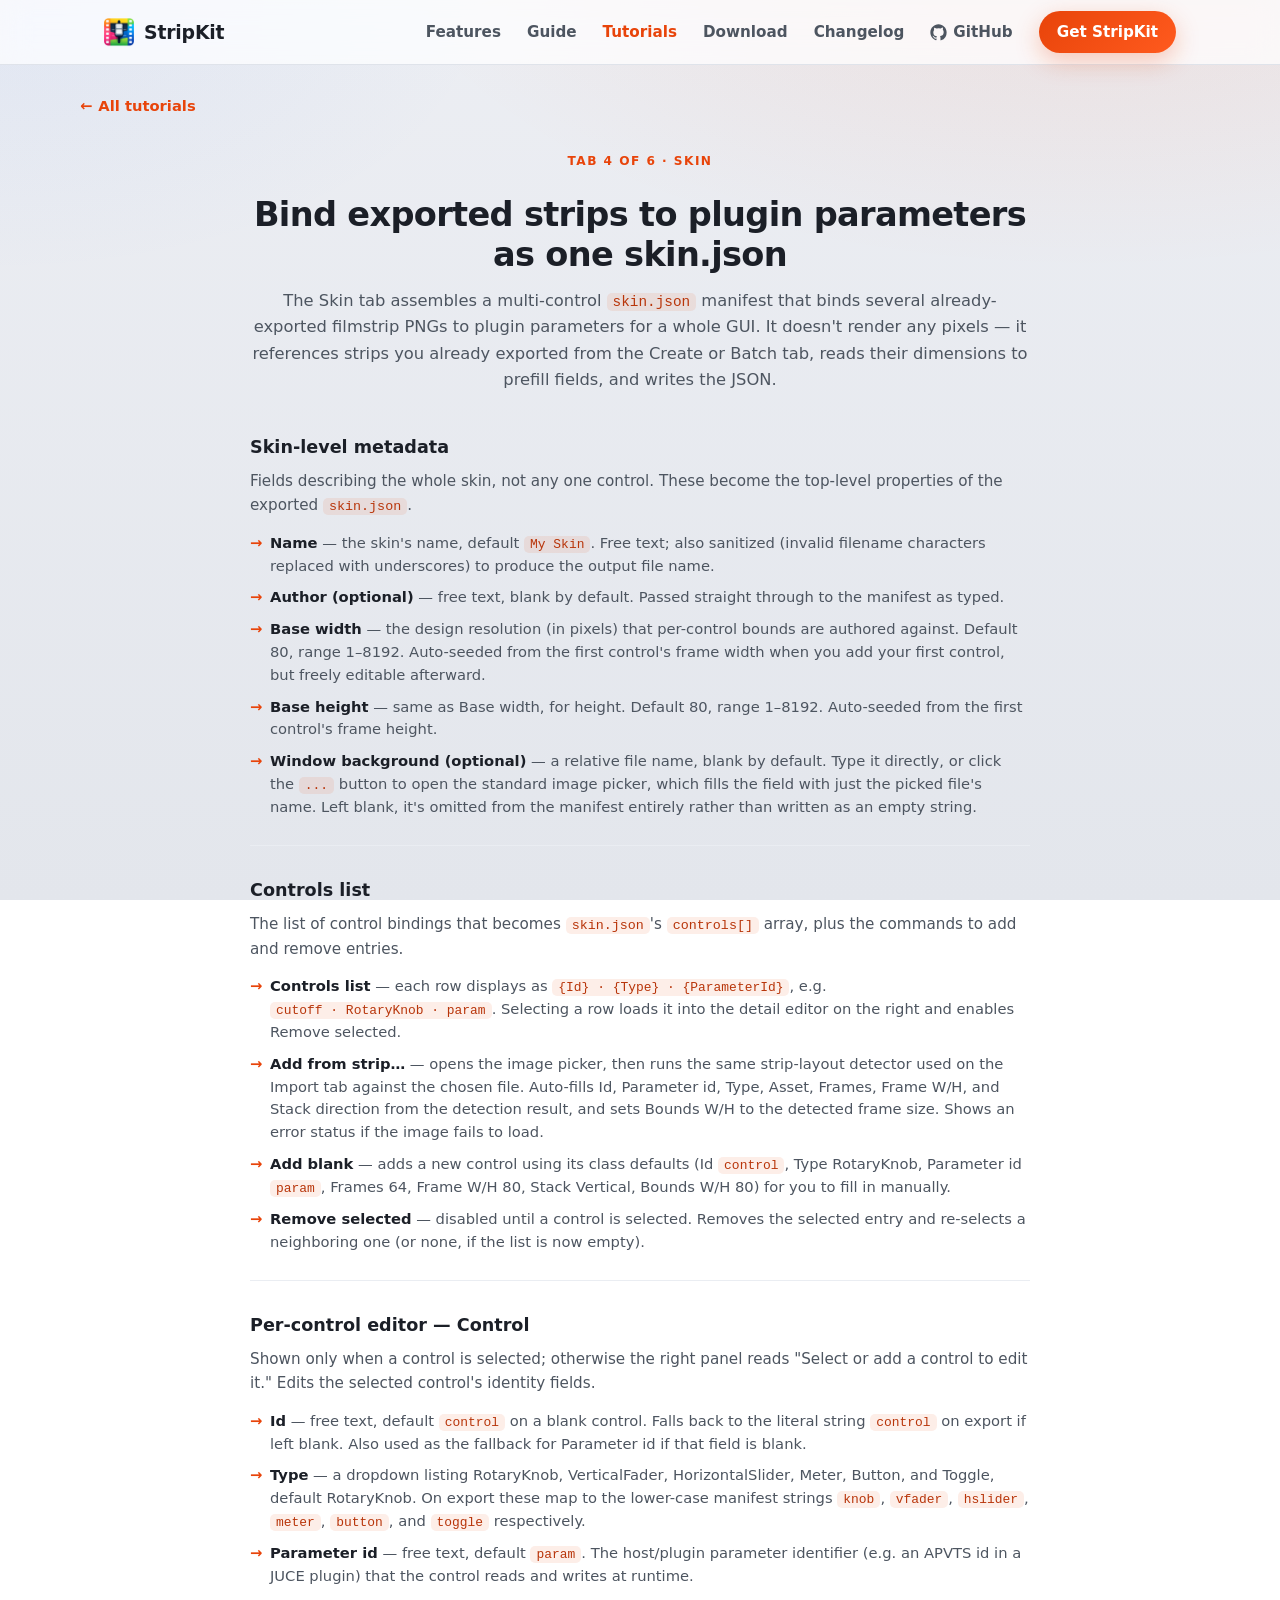
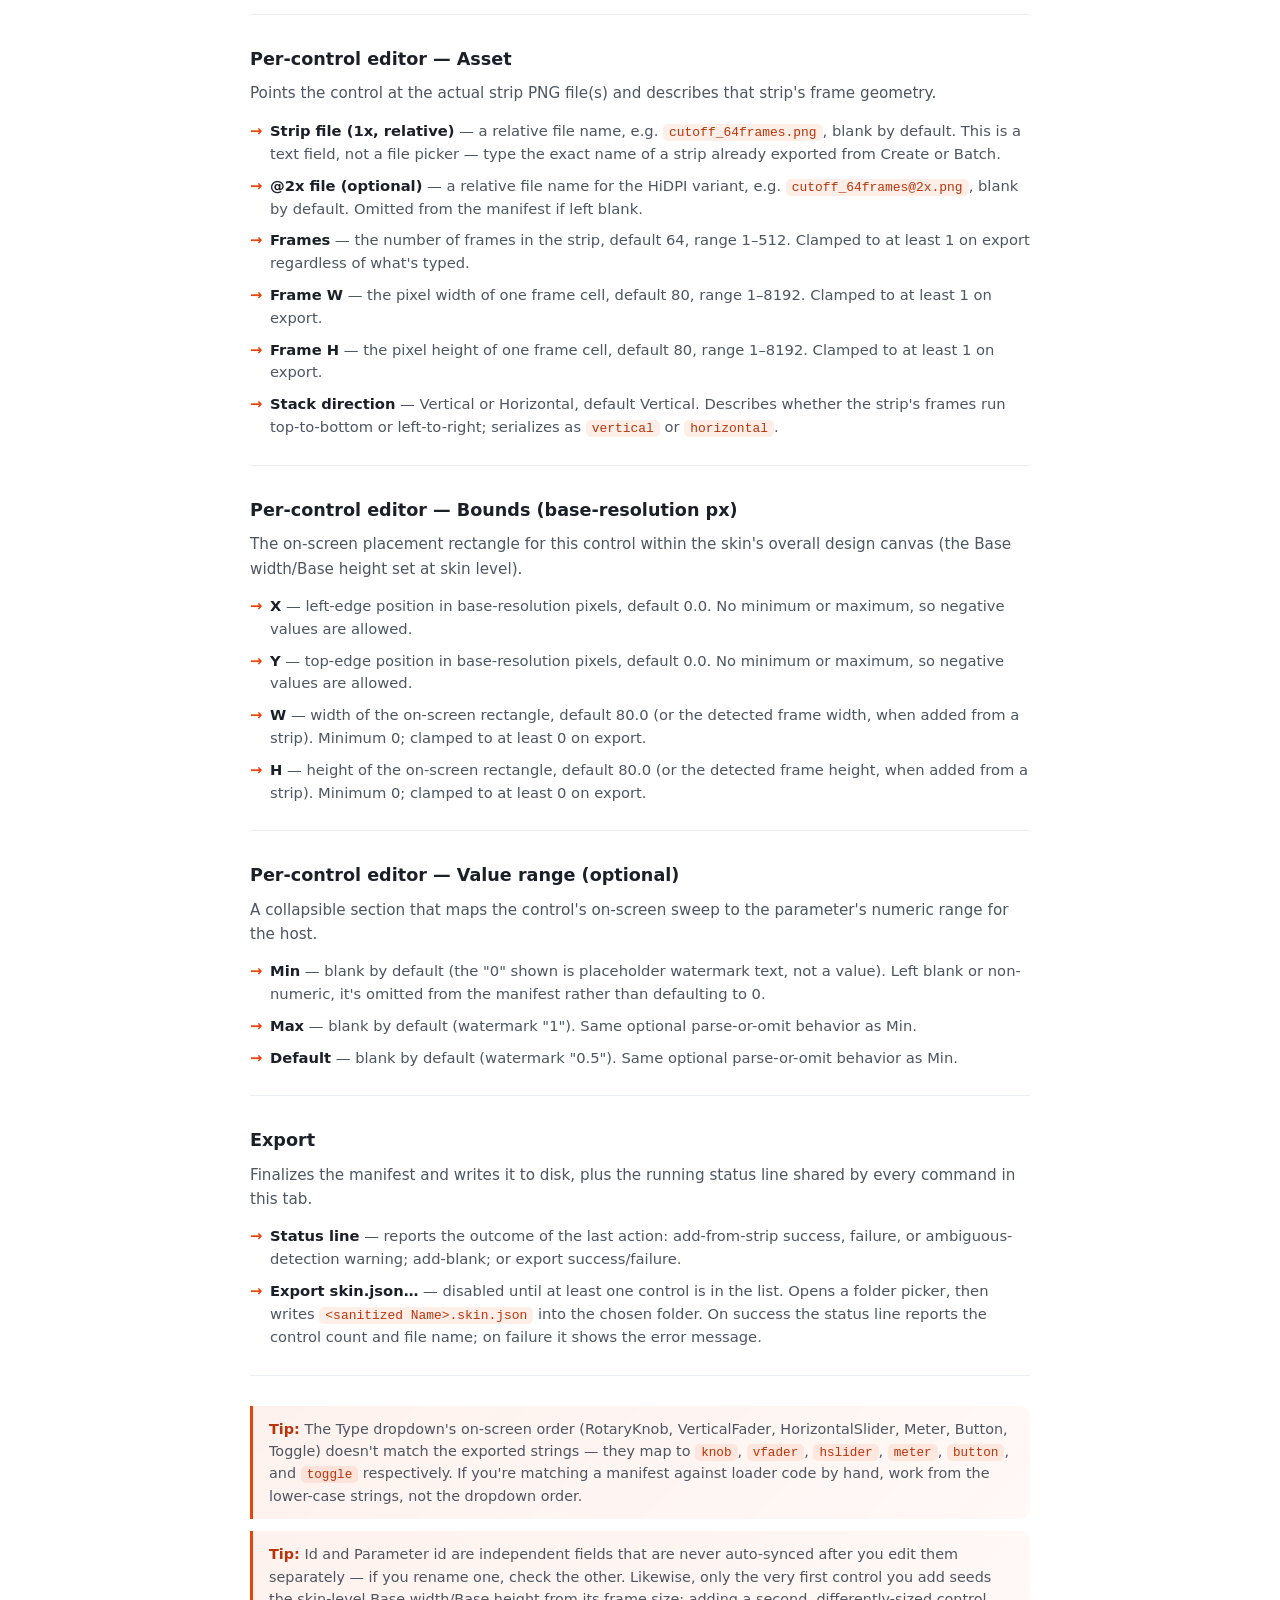
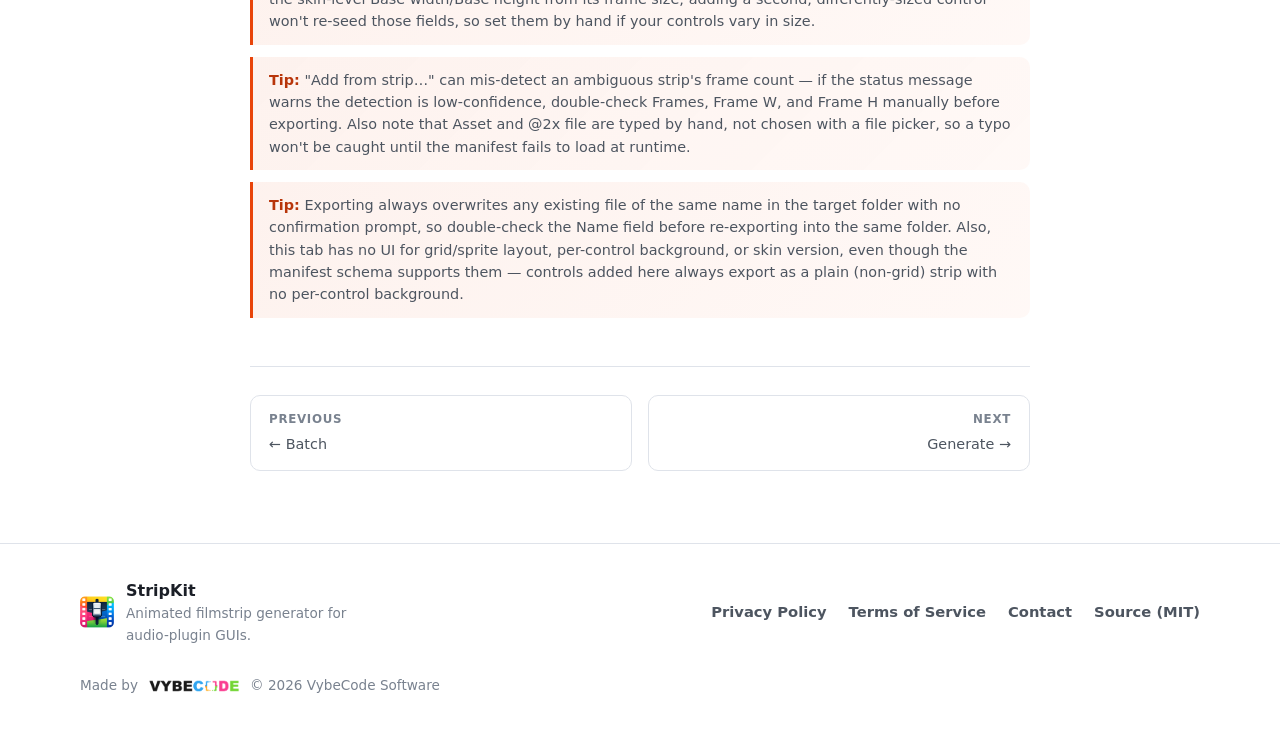
<file: tutorials-skin.html>
<!DOCTYPE html>
<html lang="en">
<head>
  <!-- Google tag (gtag.js) -->
  <script async src="https://www.googletagmanager.com/gtag/js?id=G-KEER17R9TP"></script>
  <script>
    window.dataLayer = window.dataLayer || [];
    function gtag(){dataLayer.push(arguments);}
    gtag('js', new Date());

    gtag('config', 'G-KEER17R9TP');
  </script>
  <meta charset="UTF-8" />
  <meta name="viewport" content="width=device-width, initial-scale=1.0" />
  <title>Skin Tab Tutorial — StripKit</title>
  <meta name="description" content="Assemble a multi-control skin.json manifest in StripKit's Skin tab: bind already-exported strips to plugin parameters for a whole GUI." />
  <meta name="theme-color" content="#e8440a" />

  <!-- Open Graph -->
  <meta property="og:title" content="Skin Tab Tutorial — StripKit" />
  <meta property="og:description" content="Bind exported strips to plugin parameters as one skin.json manifest." />
  <meta property="og:type" content="article" />
  <meta property="og:url" content="https://stripkit.pro/tutorials-skin.html" />
  <meta property="og:image" content="https://stripkit.pro/resources/screenshot.png" />

  <link rel="icon" href="favicon.ico" sizes="any" />
  <link rel="apple-touch-icon" href="resources/stripkit-icon.png" />
  <link rel="stylesheet" href="css/style.css" />
  <link rel="stylesheet" href="css/docs.css" />
</head>
<body>

  <!-- ===== Header ===== -->
  <header class="site-header" id="top">
    <div class="container header-inner">
      <a class="brand" href="index.html" aria-label="StripKit home">
        <img src="resources/stripkit-icon.png" alt="" class="brand-mark" />
        <span class="brand-name">StripKit</span>
      </a>
      <nav class="nav" aria-label="Primary">
        <a href="index.html#features">Features</a>
        <a href="getting-started.html">Guide</a>
        <a href="tutorials.html" aria-current="page">Tutorials</a>
        <a href="index.html#download">Download</a>
        <a href="changelog.html">Changelog</a>
        <a class="nav-gh" href="https://github.com/Vybecode-LTD/stripkit" target="_blank" rel="noopener"
           aria-label="StripKit on GitHub">
          <svg viewBox="0 0 24 24" aria-hidden="true"><path d="M12 .5C5.7.5.5 5.7.5 12c0 5.1 3.3 9.4 7.9 10.9.6.1.8-.2.8-.5v-1.8c-3.2.7-3.9-1.5-3.9-1.5-.5-1.3-1.3-1.7-1.3-1.7-1-.7.1-.7.1-.7 1.2.1 1.8 1.2 1.8 1.2 1 1.8 2.7 1.3 3.4 1 .1-.8.4-1.3.7-1.6-2.6-.3-5.3-1.3-5.3-5.8 0-1.3.5-2.3 1.2-3.1-.1-.3-.5-1.5.1-3.1 0 0 1-.3 3.3 1.2a11.5 11.5 0 0 1 6 0C17 4.7 18 5 18 5c.6 1.6.2 2.8.1 3.1.8.8 1.2 1.8 1.2 3.1 0 4.5-2.7 5.5-5.3 5.8.4.4.8 1.1.8 2.3v3.3c0 .3.2.7.8.5A11.5 11.5 0 0 0 23.5 12C23.5 5.7 18.3.5 12 .5z"/></svg>
          GitHub
        </a>
        <a class="btn btn-sm" href="index.html#download">Get StripKit</a>
      </nav>
    </div>
  </header>

  <main>

    <div class="container tut-crumb">
      <a href="tutorials.html">All tutorials</a>
    </div>

    <section class="tutorial-page">
      <div class="container">
        <header class="section-head tutorial-head">
          <span class="eyebrow">Tab 4 of 6 &middot; Skin</span>
          <h1>Bind exported strips to plugin parameters as one skin.json</h1>
          <p>The Skin tab assembles a multi-control <code>skin.json</code> manifest that binds several already-exported filmstrip PNGs to plugin parameters for a whole GUI. It doesn't render any pixels — it references strips you already exported from the Create or Batch tab, reads their dimensions to prefill fields, and writes the JSON.</p>
        </header>
        <div class="doc-body">

          <div class="doc-feature">
            <h3>Skin-level metadata</h3>
            <p>Fields describing the whole skin, not any one control. These become the top-level properties of the exported <code>skin.json</code>.</p>
            <ul class="doc-settings">
              <li><strong>Name</strong> — the skin's name, default <code>My Skin</code>. Free text; also sanitized (invalid filename characters replaced with underscores) to produce the output file name.</li>
              <li><strong>Author (optional)</strong> — free text, blank by default. Passed straight through to the manifest as typed.</li>
              <li><strong>Base width</strong> — the design resolution (in pixels) that per-control bounds are authored against. Default 80, range 1–8192. Auto-seeded from the first control's frame width when you add your first control, but freely editable afterward.</li>
              <li><strong>Base height</strong> — same as Base width, for height. Default 80, range 1–8192. Auto-seeded from the first control's frame height.</li>
              <li><strong>Window background (optional)</strong> — a relative file name, blank by default. Type it directly, or click the <code>...</code> button to open the standard image picker, which fills the field with just the picked file's name. Left blank, it's omitted from the manifest entirely rather than written as an empty string.</li>
            </ul>
          </div>

          <div class="doc-feature">
            <h3>Controls list</h3>
            <p>The list of control bindings that becomes <code>skin.json</code>'s <code>controls[]</code> array, plus the commands to add and remove entries.</p>
            <ul class="doc-settings">
              <li><strong>Controls list</strong> — each row displays as <code>{Id} &middot; {Type} &middot; {ParameterId}</code>, e.g. <code>cutoff &middot; RotaryKnob &middot; param</code>. Selecting a row loads it into the detail editor on the right and enables Remove selected.</li>
              <li><strong>Add from strip…</strong> — opens the image picker, then runs the same strip-layout detector used on the Import tab against the chosen file. Auto-fills Id, Parameter id, Type, Asset, Frames, Frame W/H, and Stack direction from the detection result, and sets Bounds W/H to the detected frame size. Shows an error status if the image fails to load.</li>
              <li><strong>Add blank</strong> — adds a new control using its class defaults (Id <code>control</code>, Type RotaryKnob, Parameter id <code>param</code>, Frames 64, Frame W/H 80, Stack Vertical, Bounds W/H 80) for you to fill in manually.</li>
              <li><strong>Remove selected</strong> — disabled until a control is selected. Removes the selected entry and re-selects a neighboring one (or none, if the list is now empty).</li>
            </ul>
          </div>

          <div class="doc-feature">
            <h3>Per-control editor — Control</h3>
            <p>Shown only when a control is selected; otherwise the right panel reads "Select or add a control to edit it." Edits the selected control's identity fields.</p>
            <ul class="doc-settings">
              <li><strong>Id</strong> — free text, default <code>control</code> on a blank control. Falls back to the literal string <code>control</code> on export if left blank. Also used as the fallback for Parameter id if that field is blank.</li>
              <li><strong>Type</strong> — a dropdown listing RotaryKnob, VerticalFader, HorizontalSlider, Meter, Button, and Toggle, default RotaryKnob. On export these map to the lower-case manifest strings <code>knob</code>, <code>vfader</code>, <code>hslider</code>, <code>meter</code>, <code>button</code>, and <code>toggle</code> respectively.</li>
              <li><strong>Parameter id</strong> — free text, default <code>param</code>. The host/plugin parameter identifier (e.g. an APVTS id in a JUCE plugin) that the control reads and writes at runtime.</li>
            </ul>
          </div>

          <div class="doc-feature">
            <h3>Per-control editor — Asset</h3>
            <p>Points the control at the actual strip PNG file(s) and describes that strip's frame geometry.</p>
            <ul class="doc-settings">
              <li><strong>Strip file (1x, relative)</strong> — a relative file name, e.g. <code>cutoff_64frames.png</code>, blank by default. This is a text field, not a file picker — type the exact name of a strip already exported from Create or Batch.</li>
              <li><strong>@2x file (optional)</strong> — a relative file name for the HiDPI variant, e.g. <code>cutoff_64frames@2x.png</code>, blank by default. Omitted from the manifest if left blank.</li>
              <li><strong>Frames</strong> — the number of frames in the strip, default 64, range 1–512. Clamped to at least 1 on export regardless of what's typed.</li>
              <li><strong>Frame W</strong> — the pixel width of one frame cell, default 80, range 1–8192. Clamped to at least 1 on export.</li>
              <li><strong>Frame H</strong> — the pixel height of one frame cell, default 80, range 1–8192. Clamped to at least 1 on export.</li>
              <li><strong>Stack direction</strong> — Vertical or Horizontal, default Vertical. Describes whether the strip's frames run top-to-bottom or left-to-right; serializes as <code>vertical</code> or <code>horizontal</code>.</li>
            </ul>
          </div>

          <div class="doc-feature">
            <h3>Per-control editor — Bounds (base-resolution px)</h3>
            <p>The on-screen placement rectangle for this control within the skin's overall design canvas (the Base width/Base height set at skin level).</p>
            <ul class="doc-settings">
              <li><strong>X</strong> — left-edge position in base-resolution pixels, default 0.0. No minimum or maximum, so negative values are allowed.</li>
              <li><strong>Y</strong> — top-edge position in base-resolution pixels, default 0.0. No minimum or maximum, so negative values are allowed.</li>
              <li><strong>W</strong> — width of the on-screen rectangle, default 80.0 (or the detected frame width, when added from a strip). Minimum 0; clamped to at least 0 on export.</li>
              <li><strong>H</strong> — height of the on-screen rectangle, default 80.0 (or the detected frame height, when added from a strip). Minimum 0; clamped to at least 0 on export.</li>
            </ul>
          </div>

          <div class="doc-feature">
            <h3>Per-control editor — Value range (optional)</h3>
            <p>A collapsible section that maps the control's on-screen sweep to the parameter's numeric range for the host.</p>
            <ul class="doc-settings">
              <li><strong>Min</strong> — blank by default (the "0" shown is placeholder watermark text, not a value). Left blank or non-numeric, it's omitted from the manifest rather than defaulting to 0.</li>
              <li><strong>Max</strong> — blank by default (watermark "1"). Same optional parse-or-omit behavior as Min.</li>
              <li><strong>Default</strong> — blank by default (watermark "0.5"). Same optional parse-or-omit behavior as Min.</li>
            </ul>
          </div>

          <div class="doc-feature">
            <h3>Export</h3>
            <p>Finalizes the manifest and writes it to disk, plus the running status line shared by every command in this tab.</p>
            <ul class="doc-settings">
              <li><strong>Status line</strong> — reports the outcome of the last action: add-from-strip success, failure, or ambiguous-detection warning; add-blank; or export success/failure.</li>
              <li><strong>Export skin.json…</strong> — disabled until at least one control is in the list. Opens a folder picker, then writes <code>&lt;sanitized Name&gt;.skin.json</code> into the chosen folder. On success the status line reports the control count and file name; on failure it shows the error message.</li>
            </ul>
          </div>

          <div class="tip"><strong>Tip:</strong> The Type dropdown's on-screen order (RotaryKnob, VerticalFader, HorizontalSlider, Meter, Button, Toggle) doesn't match the exported strings — they map to <code>knob</code>, <code>vfader</code>, <code>hslider</code>, <code>meter</code>, <code>button</code>, and <code>toggle</code> respectively. If you're matching a manifest against loader code by hand, work from the lower-case strings, not the dropdown order.</div>

          <div class="tip"><strong>Tip:</strong> Id and Parameter id are independent fields that are never auto-synced after you edit them separately — if you rename one, check the other. Likewise, only the very first control you add seeds the skin-level Base width/Base height from its frame size; adding a second, differently-sized control won't re-seed those fields, so set them by hand if your controls vary in size.</div>

          <div class="tip"><strong>Tip:</strong> "Add from strip…" can mis-detect an ambiguous strip's frame count — if the status message warns the detection is low-confidence, double-check Frames, Frame W, and Frame H manually before exporting. Also note that Asset and @2x file are typed by hand, not chosen with a file picker, so a typo won't be caught until the manifest fails to load at runtime.</div>

          <div class="tip"><strong>Tip:</strong> Exporting always overwrites any existing file of the same name in the target folder with no confirmation prompt, so double-check the Name field before re-exporting into the same folder. Also, this tab has no UI for grid/sprite layout, per-control background, or skin version, even though the manifest schema supports them — controls added here always export as a plain (non-grid) strip with no per-control background.</div>

        </div>

        <nav class="tut-pager" aria-label="Tutorial navigation">
          <a class="pager-prev" href="tutorials-batch.html"><span class="pager-label">Previous</span>&larr; Batch</a>
          <a class="pager-next" href="tutorials-generate.html"><span class="pager-label">Next</span>Generate &rarr;</a>
        </nav>
      </div>
    </section>

  </main>

  <!-- ===== Footer ===== -->
  <footer class="site-footer">
    <div class="container footer-inner">
      <div class="footer-brand">
        <img src="resources/stripkit-icon.png" alt="" class="footer-mark" />
        <div>
          <div class="footer-name">StripKit</div>
          <div class="footer-tag">Animated filmstrip generator for audio-plugin GUIs.</div>
        </div>
      </div>
      <nav class="footer-links" aria-label="Footer">
        <a href="privacy.html">Privacy Policy</a>
        <a href="terms.html">Terms of Service</a>
        <a href="contact.html">Contact</a>
        <a href="https://github.com/Vybecode-LTD/stripkit" target="_blank" rel="noopener">Source (MIT)</a>
      </nav>
      <div class="footer-maker">
        <span>Made by</span>
        <a href="https://vybeco.de" target="_blank" rel="noopener" class="maker-link">
          <img src="resources/vybeco-logo.png" alt="VybeCode" class="maker-logo" />
        </a>
        <span class="footer-copy">© <span id="year">2026</span> VybeCode Software</span>
      </div>
    </div>
  </footer>

  <script>
    document.getElementById("year").textContent = new Date().getFullYear();
  </script>

</body>
</html>
</file>
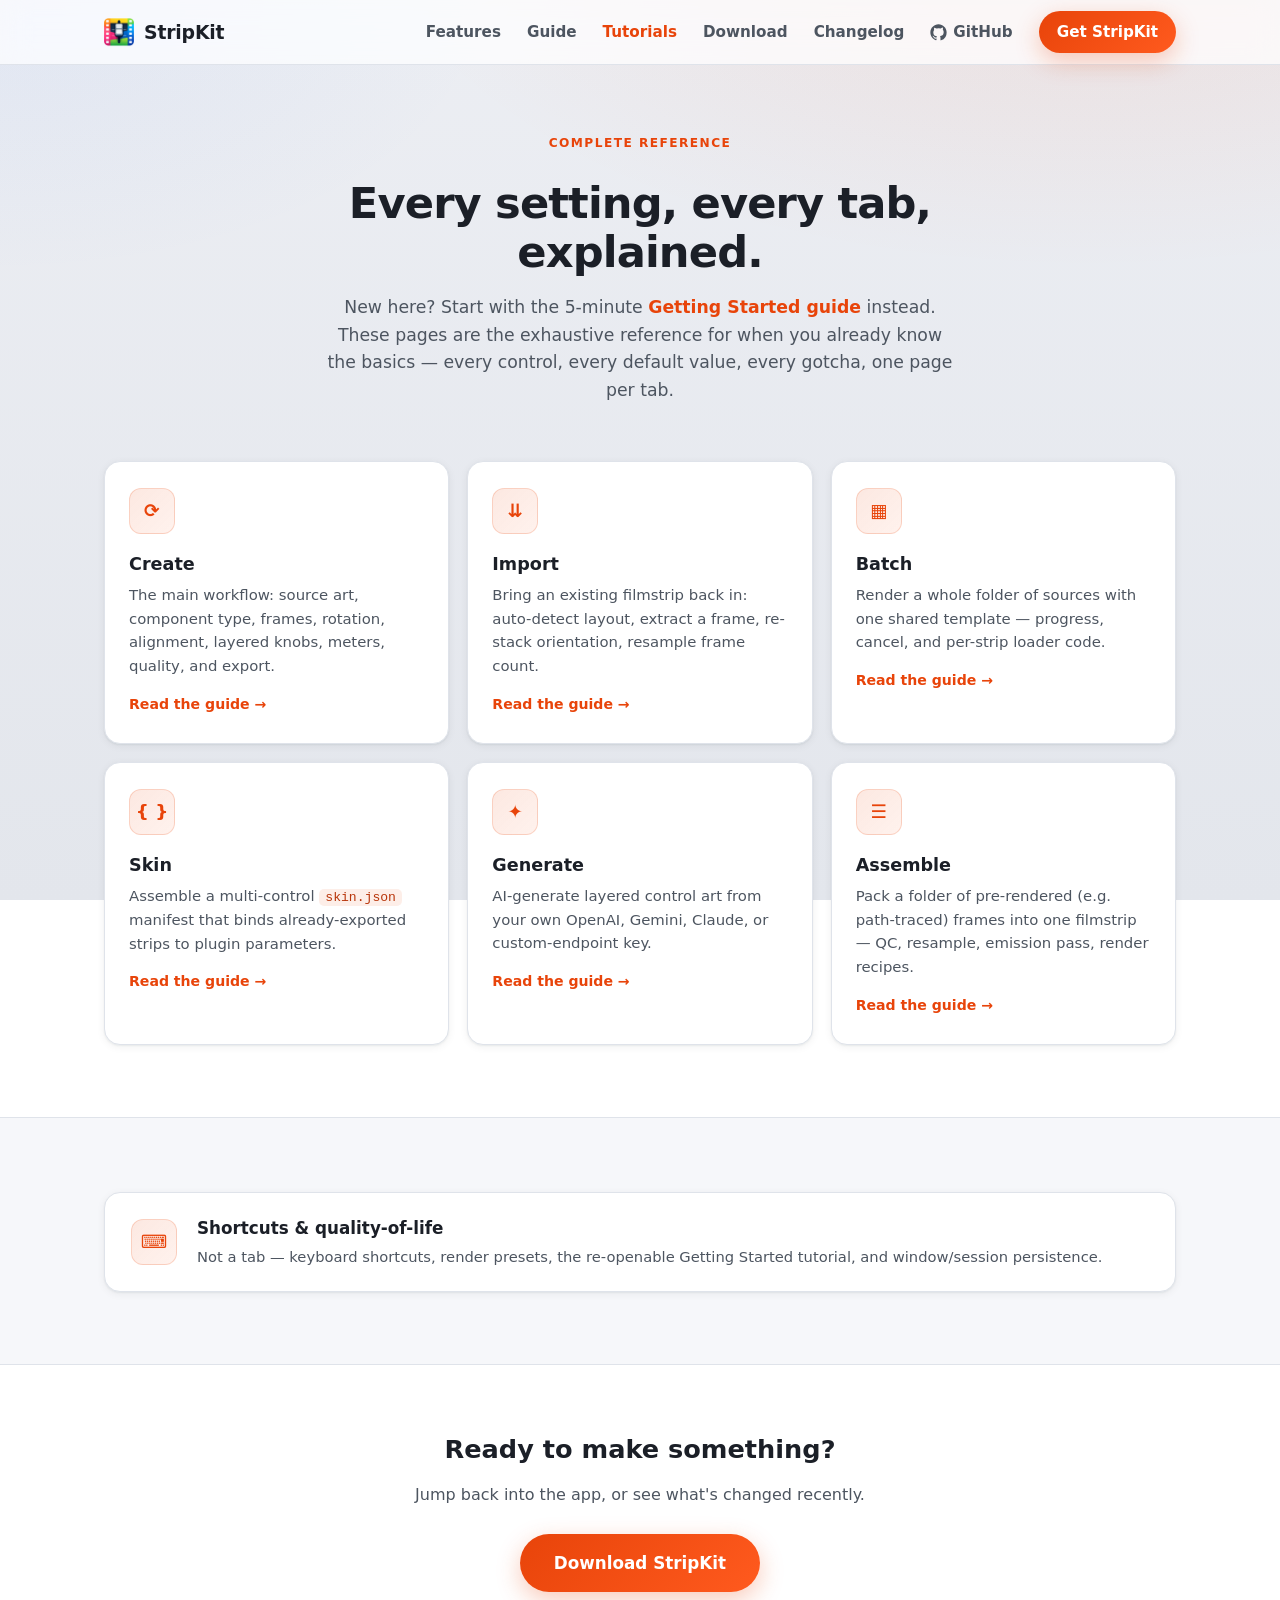
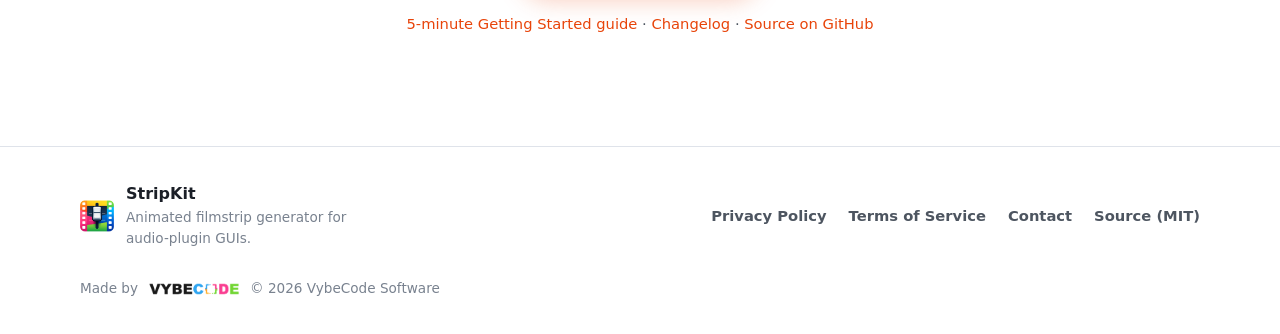
<file: tutorials.html>
<!DOCTYPE html>
<html lang="en">
<head>
  <!-- Google tag (gtag.js) -->
  <script async src="https://www.googletagmanager.com/gtag/js?id=G-KEER17R9TP"></script>
  <script>
    window.dataLayer = window.dataLayer || [];
    function gtag(){dataLayer.push(arguments);}
    gtag('js', new Date());

    gtag('config', 'G-KEER17R9TP');
  </script>
  <meta charset="UTF-8" />
  <meta name="viewport" content="width=device-width, initial-scale=1.0" />
  <title>Tutorials — StripKit</title>
  <meta name="description" content="The complete StripKit reference: every setting on every tab — Create, Import, Batch, Skin, Generate, and Assemble — plus keyboard shortcuts, render presets, and session persistence." />
  <meta name="theme-color" content="#e8440a" />

  <!-- Open Graph -->
  <meta property="og:title" content="Tutorials — StripKit" />
  <meta property="og:description" content="Every control, every default, every gotcha — across all six StripKit tabs." />
  <meta property="og:type" content="website" />
  <meta property="og:url" content="https://stripkit.pro/tutorials.html" />
  <meta property="og:image" content="https://stripkit.pro/resources/screenshot.png" />

  <link rel="icon" href="favicon.ico" sizes="any" />
  <link rel="apple-touch-icon" href="resources/stripkit-icon.png" />
  <link rel="stylesheet" href="css/style.css" />
  <link rel="stylesheet" href="css/docs.css" />
</head>
<body>

  <!-- ===== Header ===== -->
  <header class="site-header" id="top">
    <div class="container header-inner">
      <a class="brand" href="index.html" aria-label="StripKit home">
        <img src="resources/stripkit-icon.png" alt="" class="brand-mark" />
        <span class="brand-name">StripKit</span>
      </a>
      <nav class="nav" aria-label="Primary">
        <a href="index.html#features">Features</a>
        <a href="getting-started.html">Guide</a>
        <a href="tutorials.html" aria-current="page">Tutorials</a>
        <a href="index.html#download">Download</a>
        <a href="changelog.html">Changelog</a>
        <a class="nav-gh" href="https://github.com/Vybecode-LTD/stripkit" target="_blank" rel="noopener"
           aria-label="StripKit on GitHub">
          <svg viewBox="0 0 24 24" aria-hidden="true"><path d="M12 .5C5.7.5.5 5.7.5 12c0 5.1 3.3 9.4 7.9 10.9.6.1.8-.2.8-.5v-1.8c-3.2.7-3.9-1.5-3.9-1.5-.5-1.3-1.3-1.7-1.3-1.7-1-.7.1-.7.1-.7 1.2.1 1.8 1.2 1.8 1.2 1 1.8 2.7 1.3 3.4 1 .1-.8.4-1.3.7-1.6-2.6-.3-5.3-1.3-5.3-5.8 0-1.3.5-2.3 1.2-3.1-.1-.3-.5-1.5.1-3.1 0 0 1-.3 3.3 1.2a11.5 11.5 0 0 1 6 0C17 4.7 18 5 18 5c.6 1.6.2 2.8.1 3.1.8.8 1.2 1.8 1.2 3.1 0 4.5-2.7 5.5-5.3 5.8.4.4.8 1.1.8 2.3v3.3c0 .3.2.7.8.5A11.5 11.5 0 0 0 23.5 12C23.5 5.7 18.3.5 12 .5z"/></svg>
          GitHub
        </a>
        <a class="btn btn-sm" href="index.html#download">Get StripKit</a>
      </nav>
    </div>
  </header>

  <main>

    <!-- ===== Hero ===== -->
    <div class="tut-hero">
      <div class="container tut-hero-inner">
        <span class="eyebrow">Complete reference</span>
        <h1>Every setting, every tab, explained.</h1>
        <p class="lede">
          New here? Start with the 5-minute <a href="getting-started.html">Getting Started guide</a> instead.
          These pages are the exhaustive reference for when you already know the basics — every control, every
          default value, every gotcha, one page per tab.
        </p>
      </div>
    </div>

    <!-- ===== Six tabs ===== -->
    <section class="tut-section">
      <div class="container">
        <div class="tut-grid">

          <a class="tut-card" href="tutorials-create.html">
            <div class="tut-icon">&#10227;</div>
            <h3>Create</h3>
            <p>The main workflow: source art, component type, frames, rotation, alignment, layered knobs, meters, quality, and export.</p>
            <span class="tut-card-cta">Read the guide &rarr;</span>
          </a>

          <a class="tut-card" href="tutorials-import.html">
            <div class="tut-icon">&#8650;</div>
            <h3>Import</h3>
            <p>Bring an existing filmstrip back in: auto-detect layout, extract a frame, re-stack orientation, resample frame count.</p>
            <span class="tut-card-cta">Read the guide &rarr;</span>
          </a>

          <a class="tut-card" href="tutorials-batch.html">
            <div class="tut-icon">&#9638;</div>
            <h3>Batch</h3>
            <p>Render a whole folder of sources with one shared template — progress, cancel, and per-strip loader code.</p>
            <span class="tut-card-cta">Read the guide &rarr;</span>
          </a>

          <a class="tut-card" href="tutorials-skin.html">
            <div class="tut-icon">{ }</div>
            <h3>Skin</h3>
            <p>Assemble a multi-control <code>skin.json</code> manifest that binds already-exported strips to plugin parameters.</p>
            <span class="tut-card-cta">Read the guide &rarr;</span>
          </a>

          <a class="tut-card" href="tutorials-generate.html">
            <div class="tut-icon">&#10022;</div>
            <h3>Generate</h3>
            <p>AI-generate layered control art from your own OpenAI, Gemini, Claude, or custom-endpoint key.</p>
            <span class="tut-card-cta">Read the guide &rarr;</span>
          </a>

          <a class="tut-card" href="tutorials-assemble.html">
            <div class="tut-icon">&#9776;</div>
            <h3>Assemble</h3>
            <p>Pack a folder of pre-rendered (e.g. path-traced) frames into one filmstrip — QC, resample, emission pass, render recipes.</p>
            <span class="tut-card-cta">Read the guide &rarr;</span>
          </a>

        </div>
      </div>
    </section>

    <!-- ===== Beyond the six tabs ===== -->
    <section class="tut-section-alt">
      <div class="container">
        <a class="tut-extra-card" href="tutorials-shortcuts.html">
          <div class="tut-icon">&#9000;</div>
          <div>
            <h3>Shortcuts &amp; quality-of-life</h3>
            <p>Not a tab — keyboard shortcuts, render presets, the re-openable Getting Started tutorial, and window/session persistence.</p>
          </div>
        </a>
      </div>
    </section>

    <!-- ===== Closing cross-links ===== -->
    <div class="tut-next">
      <div class="container tut-next-inner">
        <h2>Ready to make something?</h2>
        <p>Jump back into the app, or see what's changed recently.</p>
        <a class="btn btn-lg" href="index.html#download">Download StripKit</a>
        <p class="tut-next-secondary">
          <a href="getting-started.html">5-minute Getting Started guide</a> &middot;
          <a href="changelog.html">Changelog</a> &middot;
          <a href="https://github.com/Vybecode-LTD/stripkit" target="_blank" rel="noopener">Source on GitHub</a>
        </p>
      </div>
    </div>

  </main>

  <!-- ===== Footer ===== -->
  <footer class="site-footer">
    <div class="container footer-inner">
      <div class="footer-brand">
        <img src="resources/stripkit-icon.png" alt="" class="footer-mark" />
        <div>
          <div class="footer-name">StripKit</div>
          <div class="footer-tag">Animated filmstrip generator for audio-plugin GUIs.</div>
        </div>
      </div>
      <nav class="footer-links" aria-label="Footer">
        <a href="privacy.html">Privacy Policy</a>
        <a href="terms.html">Terms of Service</a>
        <a href="contact.html">Contact</a>
        <a href="https://github.com/Vybecode-LTD/stripkit" target="_blank" rel="noopener">Source (MIT)</a>
      </nav>
      <div class="footer-maker">
        <span>Made by</span>
        <a href="https://vybeco.de" target="_blank" rel="noopener" class="maker-link">
          <img src="resources/vybeco-logo.png" alt="VybeCode" class="maker-logo" />
        </a>
        <span class="footer-copy">© <span id="year">2026</span> VybeCode Software</span>
      </div>
    </div>
  </footer>

  <script>
    document.getElementById("year").textContent = new Date().getFullYear();
  </script>

</body>
</html>
</file>
<file: css/style.css>
/* ===== StripKit landing — medium-light theme ===== */
:root {
  --bg:        #eceef3;
  --bg-2:      #e3e6ec;
  --surface:   #ffffff;
  --surface-2: #f6f7fa;
  --text:      #1b1f27;
  --text-2:    #4d5560;
  --muted:     #79828f;
  --line:      #dfe3ea;
  --line-soft: #eaedf2;
  --accent:    #e8440a;
  --accent-hi: #ff5a1e;
  --accent-ink:#b8350a;
  --new:       #1f9d57;
  --fix:       #2f6fed;
  --improved:  #e8440a;
  --radius:    16px;
  --radius-sm: 10px;
  --shadow-sm: 0 1px 2px rgba(20,26,36,.06), 0 2px 8px rgba(20,26,36,.06);
  --shadow-md: 0 6px 18px rgba(20,26,36,.08), 0 16px 40px rgba(20,26,36,.10);
  --shadow-accent: 0 8px 24px rgba(232,68,10,.28);
  --maxw: 1120px;
  --font: system-ui, -apple-system, "Segoe UI", Roboto, Helvetica, Arial, sans-serif;
}

* { box-sizing: border-box; margin: 0; padding: 0; }

html { scroll-behavior: smooth; }

body {
  font-family: var(--font);
  color: var(--text);
  background:
    radial-gradient(1200px 600px at 85% -10%, rgba(232,68,10,.10), transparent 60%),
    radial-gradient(900px 500px at 0% 0%, rgba(47,111,237,.06), transparent 55%),
    linear-gradient(180deg, var(--bg) 0%, var(--bg-2) 100%);
  background-attachment: fixed;
  line-height: 1.6;
  -webkit-font-smoothing: antialiased;
}

.container { width: 100%; max-width: var(--maxw); margin: 0 auto; padding: 0 24px; }

a { color: var(--accent); text-decoration: none; }
a:hover { color: var(--accent-hi); }

.accent { color: var(--accent); }
.muted { color: var(--muted); }

.eyebrow {
  display: inline-block;
  font-size: .76rem;
  font-weight: 700;
  letter-spacing: .12em;
  text-transform: uppercase;
  color: var(--accent);
  margin-bottom: 14px;
}

/* ===== Buttons ===== */
.btn {
  display: inline-flex; align-items: center; justify-content: center;
  gap: 8px;
  font-weight: 700;
  color: #fff;
  background: linear-gradient(135deg, var(--accent), var(--accent-hi));
  border: none; border-radius: 999px;
  padding: 12px 24px;
  box-shadow: var(--shadow-accent);
  cursor: pointer;
  transition: transform .15s ease, box-shadow .15s ease, filter .15s ease;
}
.btn:hover { color: #fff; transform: translateY(-2px); box-shadow: 0 12px 30px rgba(232,68,10,.36); filter: saturate(1.05); }
.btn:active { transform: translateY(0); }
.btn-lg { padding: 16px 34px; font-size: 1.05rem; }
.btn-sm { padding: 9px 18px; font-size: .9rem; }

/* ===== Header ===== */
.site-header {
  position: sticky; top: 0; z-index: 50;
  background: rgba(255,255,255,.72);
  backdrop-filter: saturate(160%) blur(14px);
  -webkit-backdrop-filter: saturate(160%) blur(14px);
  border-bottom: 1px solid var(--line);
}
.header-inner { display: flex; align-items: center; justify-content: space-between; height: 64px; }
.brand { display: flex; align-items: center; gap: 10px; }
.brand-mark { width: 30px; height: 30px; }
.brand-name { font-weight: 800; font-size: 1.18rem; letter-spacing: -.01em; color: var(--text); }
.nav { display: flex; align-items: center; gap: 26px; }
.nav a { color: var(--text-2); font-weight: 600; font-size: .95rem; }
.nav a:hover { color: var(--accent); }
.nav .btn { color: #fff; }
.nav .btn:hover { color: #fff; }

/* ===== Hero ===== */
.hero { padding: 84px 0 64px; }
.hero-grid { display: grid; grid-template-columns: 1.05fr 1fr; gap: 56px; align-items: center; }
.hero-copy h1 { font-size: clamp(1.98rem, 3.96vw, 3.15rem); line-height: 1.08; letter-spacing: -.02em; font-weight: 800; }
.lede { font-size: 1.16rem; color: var(--text-2); margin: 22px 0 30px; max-width: 36ch; }
.hero-cta { display: flex; align-items: center; gap: 20px; flex-wrap: wrap; }
.cta-meta { display: flex; flex-direction: column; gap: 2px; font-size: .85rem; color: var(--muted); }
.vt-badge { font-weight: 600; color: var(--text-2); }
.vt-badge::before { content: "🛡 "; }
.vt-badge:hover { color: var(--accent); }

/* VirusTotal shield (shields.io-style two-tone badge) */
.vt-shield { display: inline-flex; align-items: stretch; width: fit-content; border-radius: 6px; overflow: hidden; font-size: .74rem; font-weight: 700; line-height: 1; text-decoration: none; box-shadow: 0 1px 2px rgba(0,0,0,.18); }
.vt-shield-l, .vt-shield-r { display: inline-flex; align-items: center; padding: 6px 10px; }
.vt-shield-l { gap: 6px; background: #3a434d; color: #fff; }
.vt-shield-r { background: #2ea043; color: #fff; }
.vt-shield svg { width: 13px; height: 13px; fill: currentColor; }
.vt-shield:hover .vt-shield-l { background: #454f5a; }
.vt-shield:hover .vt-shield-r { background: #2c934c; }
.vt-shield-lg { font-size: .82rem; }
.vt-shield-lg .vt-shield-l, .vt-shield-lg .vt-shield-r { padding: 8px 13px; }
.vt-shield-lg svg { width: 15px; height: 15px; }
.cta-meta .vt-shield { margin-top: 5px; }

/* Open-source badge (hero) + GitHub nav link */
.oss-badge {
  display: inline-flex; align-items: center; gap: 8px; width: fit-content;
  margin-bottom: 18px; padding: 7px 14px; border-radius: 999px;
  font-size: .82rem; font-weight: 700; text-decoration: none; color: var(--accent-ink);
  background: linear-gradient(135deg, rgba(232,68,10,.13), rgba(255,90,30,.07));
  border: 1px solid rgba(232,68,10,.32);
  transition: border-color .15s ease, transform .15s ease;
}
.oss-badge:hover { border-color: var(--accent); transform: translateY(-1px); }
.oss-badge svg { width: 15px; height: 15px; fill: currentColor; }
.oss-badge .oss-sep { opacity: .45; }
.nav-gh { display: inline-flex; align-items: center; gap: 6px; }
.nav-gh svg { width: 17px; height: 17px; fill: currentColor; }

.hero-stats { list-style: none; display: flex; justify-content: flex-start; gap: 36px; margin-top: 40px; }
.hero-stats li { display: flex; flex-direction: column; align-items: center; text-align: center; }
.stat-value { font-size: 1.6rem; font-weight: 800; color: var(--text); }
.stat-label { font-size: .82rem; color: var(--muted); text-transform: uppercase; letter-spacing: .06em; }

.hero-shot { position: relative; text-align: center; }
.hero-shot .oss-badge { margin: 18px 0 0; }
.shot-frame {
  position: relative;
  background: linear-gradient(160deg, #20242c, #14171d);
  border-radius: var(--radius);
  padding: 10px;
  box-shadow: var(--shadow-md);
  border: 1px solid rgba(255,255,255,.5);
  min-height: 280px;
  display: grid; place-items: center;
}
.shot-frame img { width: 100%; height: auto; border-radius: 9px; display: block; }
.shot-placeholder { display: none; color: #8b93a1; font-weight: 600; letter-spacing: .04em; }
.shot-frame.shot-pending img { display: none; }
.shot-frame.shot-pending .shot-placeholder { display: block; }

/* ===== Section heads ===== */
.section-head { text-align: center; max-width: 640px; margin: 0 auto 48px; }
.section-head h2 { font-size: clamp(1.7rem, 3vw, 2.4rem); font-weight: 800; letter-spacing: -.02em; }
.section-head p { color: var(--text-2); margin-top: 12px; font-size: 1.05rem; }

/* ===== Features ===== */
.features { padding: 72px 0; }
.feature-grid { display: grid; grid-template-columns: repeat(3, 1fr); gap: 18px; }
.feature-card {
  background: var(--surface);
  border: 1px solid var(--line);
  border-radius: var(--radius);
  padding: 26px 24px;
  box-shadow: var(--shadow-sm);
  transition: transform .18s ease, box-shadow .18s ease, border-color .18s ease;
}
.feature-card:hover { transform: translateY(-4px); box-shadow: var(--shadow-md); border-color: #f0c3b0; }
.feature-icon {
  width: 46px; height: 46px; border-radius: 12px;
  display: grid; place-items: center;
  font-size: 1.15rem; font-weight: 700;
  color: var(--accent);
  background: linear-gradient(135deg, rgba(232,68,10,.12), rgba(255,90,30,.08));
  border: 1px solid rgba(232,68,10,.18);
  margin-bottom: 16px;
}
/* The meter glyph is three bars (▮▮▮) — shrink + tighten so it fits inside the rounded square. */
.feature-icon--bars { font-size: .72rem; letter-spacing: -.04em; }
.feature-card h3 { font-size: 1.12rem; font-weight: 700; margin-bottom: 6px; }
.feature-card p { color: var(--text-2); font-size: .96rem; }

/* ===== Download ===== */
.download { padding: 40px 0 80px; }
.download-card {
  display: grid; grid-template-columns: 1.3fr 1fr; gap: 40px; align-items: center;
  background: linear-gradient(135deg, #1c2027 0%, #14171d 100%);
  color: #eef0f4;
  border-radius: 24px;
  padding: 48px;
  box-shadow: var(--shadow-md);
  position: relative; overflow: hidden;
}
.download-card::before {
  content: ""; position: absolute; inset: 0;
  background: radial-gradient(600px 300px at 100% 0%, rgba(232,68,10,.25), transparent 60%);
  pointer-events: none;
}
.download-copy { position: relative; }
.download-card h2 { color: #fff; font-size: 1.9rem; font-weight: 800; }
.download-card p { color: #c2c8d2; margin: 14px 0 22px; }
.download-sub { font-size: .9rem; color: #9aa3af !important; margin: 14px 0 4px !important; }
.download-vt a { color: #d8dde5; font-weight: 600; font-size: .9rem; }
.download-vt a:hover { color: var(--accent-hi); }
.download-points { list-style: none; position: relative; display: grid; gap: 14px; }
.download-points li { padding-left: 30px; position: relative; color: #d2d7df; font-weight: 500; }
.download-points li::before {
  content: "✓"; position: absolute; left: 0; top: 0;
  width: 20px; height: 20px; border-radius: 50%;
  display: grid; place-items: center; font-size: .72rem; font-weight: 800;
  color: #fff; background: linear-gradient(135deg, var(--accent), var(--accent-hi));
}

/* ===== Changelog timeline ===== */
.changelog { padding: 24px 0 88px; }
.update-timeline { max-width: 820px; margin: 0 auto; position: relative; padding-left: 8px; }
.update-entry { position: relative; padding: 0 0 30px 30px; border-left: 2px solid var(--line); }
.update-entry:last-child { border-left-color: transparent; }
.update-marker {
  position: absolute; left: -8px; top: 4px;
  width: 14px; height: 14px; border-radius: 50%;
  background: linear-gradient(135deg, var(--accent), var(--accent-hi));
  box-shadow: 0 0 0 4px rgba(232,68,10,.14);
}
.update-version { font-weight: 800; font-size: 1.15rem; color: var(--text); }
.update-date { font-size: .85rem; color: var(--muted); margin: 0 0 6px; }
.update-summary { color: var(--text); font-weight: 600; font-size: .98rem; margin: 0 0 14px; }
.update-list { list-style: none; display: grid; gap: 10px; }
.update-list li {
  display: grid; grid-template-columns: 86px 1fr; gap: 4px 14px; align-items: start;
  background: var(--surface); border: 1px solid var(--line-soft);
  border-radius: var(--radius-sm); padding: 12px 16px; box-shadow: var(--shadow-sm);
}
.update-col-tag { align-self: start; }
.update-tag {
  display: inline-block; font-size: .68rem; font-weight: 800; letter-spacing: .04em;
  text-transform: uppercase; padding: 4px 9px; border-radius: 999px; color: #fff;
}
.update-tag.new { background: var(--new); }
.update-tag.fix { background: var(--fix); }
.update-tag.improved { background: var(--improved); }
.update-col-title { font-weight: 700; font-size: .96rem; }
.update-col-desc { color: var(--text-2); font-size: .92rem; }
.update-col-title:empty { display: none; }
.update-list code { font-family: var(--font); font-size: .9em; background: rgba(232,68,10,.09); color: #b8350a; padding: 1px 6px; border-radius: 5px; white-space: nowrap; }

/* ===== Footer ===== */
.site-footer { border-top: 1px solid var(--line); background: rgba(255,255,255,.55); }
.footer-inner { display: flex; align-items: center; justify-content: space-between; gap: 28px; padding: 34px 0; flex-wrap: wrap; }
.footer-brand { display: flex; align-items: center; gap: 12px; }
.footer-mark { width: 34px; height: 34px; }
.footer-name { font-weight: 800; }
.footer-tag { font-size: .85rem; color: var(--muted); max-width: 30ch; }
.footer-links { display: flex; gap: 22px; }
.footer-links a { color: var(--text-2); font-weight: 600; font-size: .92rem; }
.footer-links a:hover { color: var(--accent); }
.footer-maker { display: flex; align-items: center; gap: 10px; font-size: .85rem; color: var(--muted); }
.maker-logo { height: 22px; width: auto; vertical-align: middle; opacity: .9; }
.maker-link:hover .maker-logo { opacity: 1; }
.footer-copy { color: var(--muted); }

/* ===== Sub-pages (privacy / terms / contact / changelog) ===== */
.page { padding: 56px 0 80px; }
.page .doc { max-width: 760px; margin: 0 auto; background: var(--surface); border: 1px solid var(--line); border-radius: var(--radius); padding: 40px 44px; box-shadow: var(--shadow-sm); }
.page h1 { font-size: 2rem; font-weight: 800; margin-bottom: 8px; }
.page .updated { color: var(--muted); font-size: .88rem; margin-bottom: 28px; }
.page h2 { font-size: 1.25rem; font-weight: 700; margin: 28px 0 8px; }
.page p, .page li { color: var(--text-2); margin-bottom: 10px; }
.page ul { padding-left: 22px; }
.form-row { display: flex; flex-direction: column; gap: 6px; margin-bottom: 16px; }
.form-row label { font-weight: 600; color: var(--text); font-size: .92rem; }
.form-row input, .form-row textarea {
  font-family: var(--font); font-size: 1rem; color: var(--text);
  background: var(--surface-2); border: 1px solid var(--line); border-radius: var(--radius-sm);
  padding: 11px 14px;
}
.form-row input:focus, .form-row textarea:focus { outline: none; border-color: var(--accent); box-shadow: 0 0 0 3px rgba(232,68,10,.14); }
.form-note { font-size: .85rem; color: var(--muted); margin-top: 4px; }
.form-note.ok { color: #1b8a4b; font-weight: 600; }
.form-note.err { color: #c0392b; font-weight: 600; }

/* ===== Responsive ===== */
@media (max-width: 900px) {
  .hero-grid { grid-template-columns: 1fr; gap: 40px; }
  .feature-grid { grid-template-columns: repeat(2, 1fr); }
  .download-card { grid-template-columns: 1fr; padding: 36px 28px; }
}
@media (max-width: 600px) {
  .nav a:not(.btn) { display: none; }
  .feature-grid { grid-template-columns: 1fr; }
  .hero-stats { gap: 24px; }
  .update-list li { grid-template-columns: 1fr; }
  .update-col-tag { grid-row: auto; }
  .footer-inner { flex-direction: column; align-items: flex-start; }
}
</file>
<file: css/docs.css>
/* ===== Docs / Tutorials pages (tutorials.html hub + tutorials-*.html) ===== */

code {
  font-family: "SFMono-Regular", Consolas, "Liberation Mono", Menlo, monospace;
  font-size: .88em;
  background: rgba(232,68,10,.09);
  color: var(--accent-ink);
  padding: 1px 6px;
  border-radius: 5px;
  white-space: nowrap;
}

.nav a[aria-current="page"] { color: var(--accent); }

/* ---- Hub hero ---- */
.tut-hero { padding: 64px 0 56px; text-align: center; }
.tut-hero-inner { max-width: 720px; margin: 0 auto; }
.tut-hero h1 {
  font-size: clamp(1.9rem, 3.6vw, 2.7rem);
  font-weight: 800;
  letter-spacing: -.02em;
  line-height: 1.12;
  margin: 12px 0 18px;
}
.tut-hero .lede { font-size: 1.08rem; color: var(--text-2); max-width: 58ch; margin: 0 auto; }
.tut-hero .lede a { font-weight: 600; }

/* ---- Hub card grid ---- */
.tut-section { padding: 0 0 72px; }
.tut-section-alt { padding: 56px 0 72px; background: var(--surface-2); border-top: 1px solid var(--line); border-bottom: 1px solid var(--line); }
.tut-grid {
  display: grid;
  grid-template-columns: repeat(3, 1fr);
  gap: 18px;
  max-width: var(--maxw);
  margin: 0 auto;
}
.tut-card {
  display: block;
  background: var(--surface);
  border: 1px solid var(--line);
  border-radius: var(--radius);
  padding: 26px 24px;
  box-shadow: var(--shadow-sm);
  text-decoration: none;
  color: var(--text);
  transition: transform .18s ease, box-shadow .18s ease, border-color .18s ease;
}
.tut-card:hover { transform: translateY(-4px); box-shadow: var(--shadow-md); border-color: #f0c3b0; color: var(--text); }
.tut-icon {
  width: 46px; height: 46px; border-radius: 12px;
  display: grid; place-items: center;
  font-size: 1.15rem; font-weight: 700;
  color: var(--accent);
  background: linear-gradient(135deg, rgba(232,68,10,.12), rgba(255,90,30,.08));
  border: 1px solid rgba(232,68,10,.18);
  margin-bottom: 16px;
}
.tut-card h3 { font-size: 1.1rem; font-weight: 700; margin-bottom: 6px; }
.tut-card p { color: var(--text-2); font-size: .93rem; margin-bottom: 12px; }
.tut-card .tut-card-cta { color: var(--accent); font-weight: 700; font-size: .88rem; }

.tut-extra-card {
  display: flex; align-items: center; gap: 20px;
  max-width: var(--maxw); margin: 18px auto 0;
  background: var(--surface);
  border: 1px solid var(--line);
  border-radius: var(--radius);
  padding: 22px 26px;
  box-shadow: var(--shadow-sm);
  text-decoration: none; color: var(--text);
  transition: transform .18s ease, box-shadow .18s ease, border-color .18s ease;
}
.tut-extra-card:hover { transform: translateY(-3px); box-shadow: var(--shadow-md); border-color: #f0c3b0; color: var(--text); }
.tut-extra-card .tut-icon { flex-shrink: 0; margin-bottom: 0; }
.tut-extra-card h3 { font-size: 1.05rem; font-weight: 700; margin-bottom: 4px; }
.tut-extra-card p { color: var(--text-2); font-size: .92rem; margin: 0; }

/* ---- Closing cross-links (hub) ---- */
.tut-next { padding: 64px 0 84px; text-align: center; }
.tut-next-inner { max-width: 640px; margin: 0 auto; }
.tut-next h2 { font-size: 1.6rem; font-weight: 800; margin-bottom: 12px; }
.tut-next-inner > p { color: var(--text-2); margin-bottom: 26px; }
.tut-next-secondary { margin-top: 20px; font-size: .92rem; color: var(--muted); }

/* ---- Individual tutorial page ---- */
.tut-crumb { padding: 28px 0 0; }
.tut-crumb a { font-weight: 600; font-size: .92rem; }
.tut-crumb a::before { content: "\2190"; margin-right: 6px; }

.tutorial-page { padding: 28px 0 72px; }
.tutorial-head { max-width: 780px; margin: 0 auto 40px; }
.tutorial-head h1 {
  font-size: clamp(1.6rem, 3vw, 2.1rem);
  font-weight: 800; letter-spacing: -.02em; line-height: 1.18;
  margin: 10px 0 14px;
}
.tutorial-head p { color: var(--text-2); font-size: 1.02rem; line-height: 1.6; }

.doc-body { max-width: 780px; margin: 0 auto; display: grid; gap: 30px; }
.doc-feature { padding-bottom: 26px; border-bottom: 1px solid var(--line-soft); }
.doc-feature:last-of-type { border-bottom: none; padding-bottom: 0; }
.doc-feature h3 { font-size: 1.1rem; font-weight: 700; margin-bottom: 8px; color: var(--text); }
.doc-feature > p { font-size: .95rem; color: var(--text-2); line-height: 1.6; margin-bottom: 14px; }
.doc-settings { list-style: none; display: grid; gap: 9px; padding: 0; }
.doc-settings li { font-size: .92rem; color: var(--text-2); line-height: 1.55; padding-left: 20px; position: relative; }
.doc-settings li::before { content: "\2192"; position: absolute; left: 0; color: var(--accent); font-weight: 700; }
.doc-settings li strong { color: var(--text); }

/* Tip callout (matches getting-started.html) */
.tip {
  background: linear-gradient(135deg, rgba(232,68,10,.07), rgba(255,90,30,.04));
  border-left: 3px solid var(--accent);
  border-radius: 0 var(--radius-sm) var(--radius-sm) 0;
  padding: 12px 16px;
  font-size: .9rem; color: var(--text-2); line-height: 1.55;
}
.tip strong { color: var(--accent-ink); font-weight: 700; }
.tip + .tip { margin-top: -18px; }

/* Prev/next pager */
.tut-pager {
  max-width: 780px; margin: 48px auto 0;
  display: flex; justify-content: space-between; gap: 16px;
  padding-top: 28px; border-top: 1px solid var(--line);
}
.tut-pager a {
  flex: 1 1 0;
  display: block;
  font-size: .9rem; color: var(--text-2);
  background: var(--surface); border: 1px solid var(--line); border-radius: var(--radius-sm);
  padding: 14px 18px;
  transition: border-color .15s, color .15s, transform .15s;
}
.tut-pager a:hover { border-color: #f0c3b0; color: var(--accent); transform: translateY(-2px); }
.tut-pager .pager-label { display: block; font-size: .74rem; font-weight: 700; letter-spacing: .06em; text-transform: uppercase; color: var(--muted); margin-bottom: 4px; }
.tut-pager .pager-next { text-align: right; }

/* ---- Responsive ---- */
@media (max-width: 900px) {
  .tut-grid { grid-template-columns: repeat(2, 1fr); }
}
@media (max-width: 760px) {
  .tutorial-head, .doc-body, .tut-pager { max-width: 100%; }
}
@media (max-width: 600px) {
  .tut-grid { grid-template-columns: 1fr; }
  .tut-extra-card { flex-direction: column; align-items: flex-start; }
  .tut-pager { flex-direction: column; }
  .tut-pager .pager-next { text-align: left; }
}
</file>
